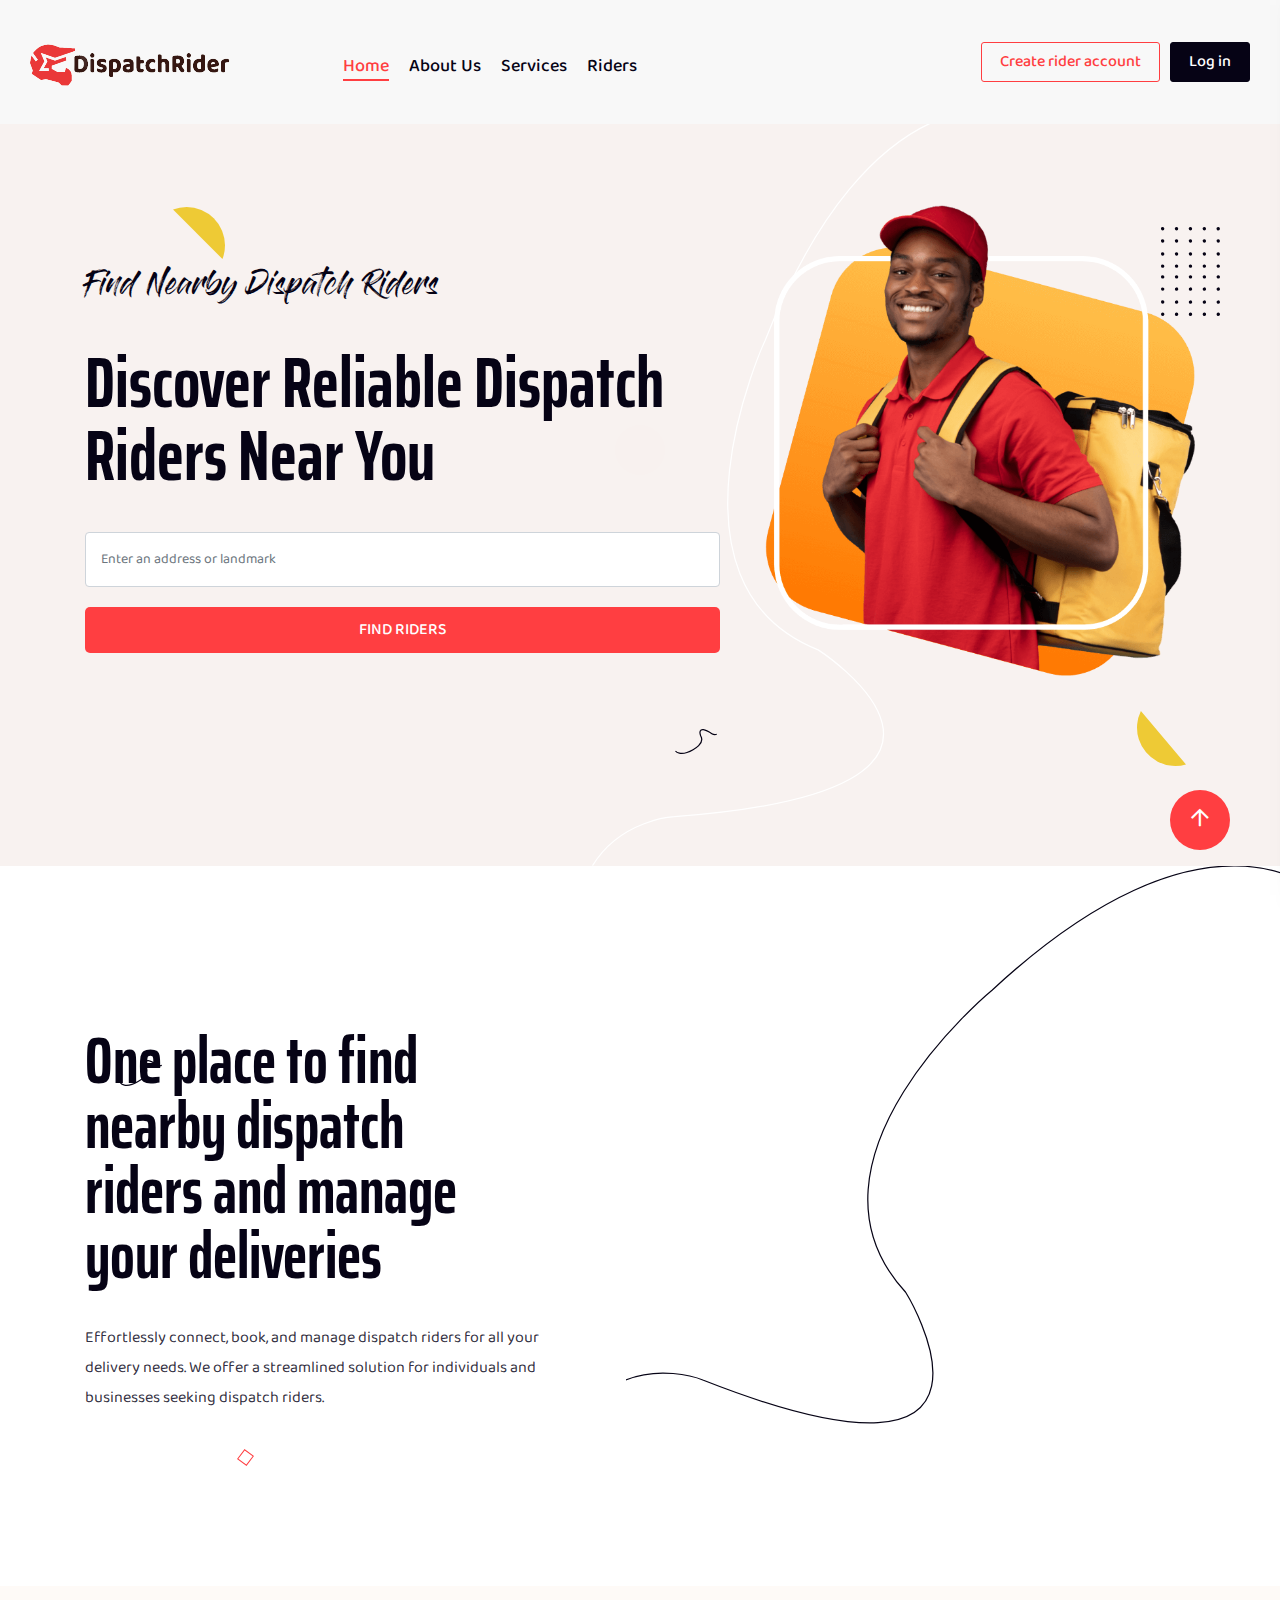
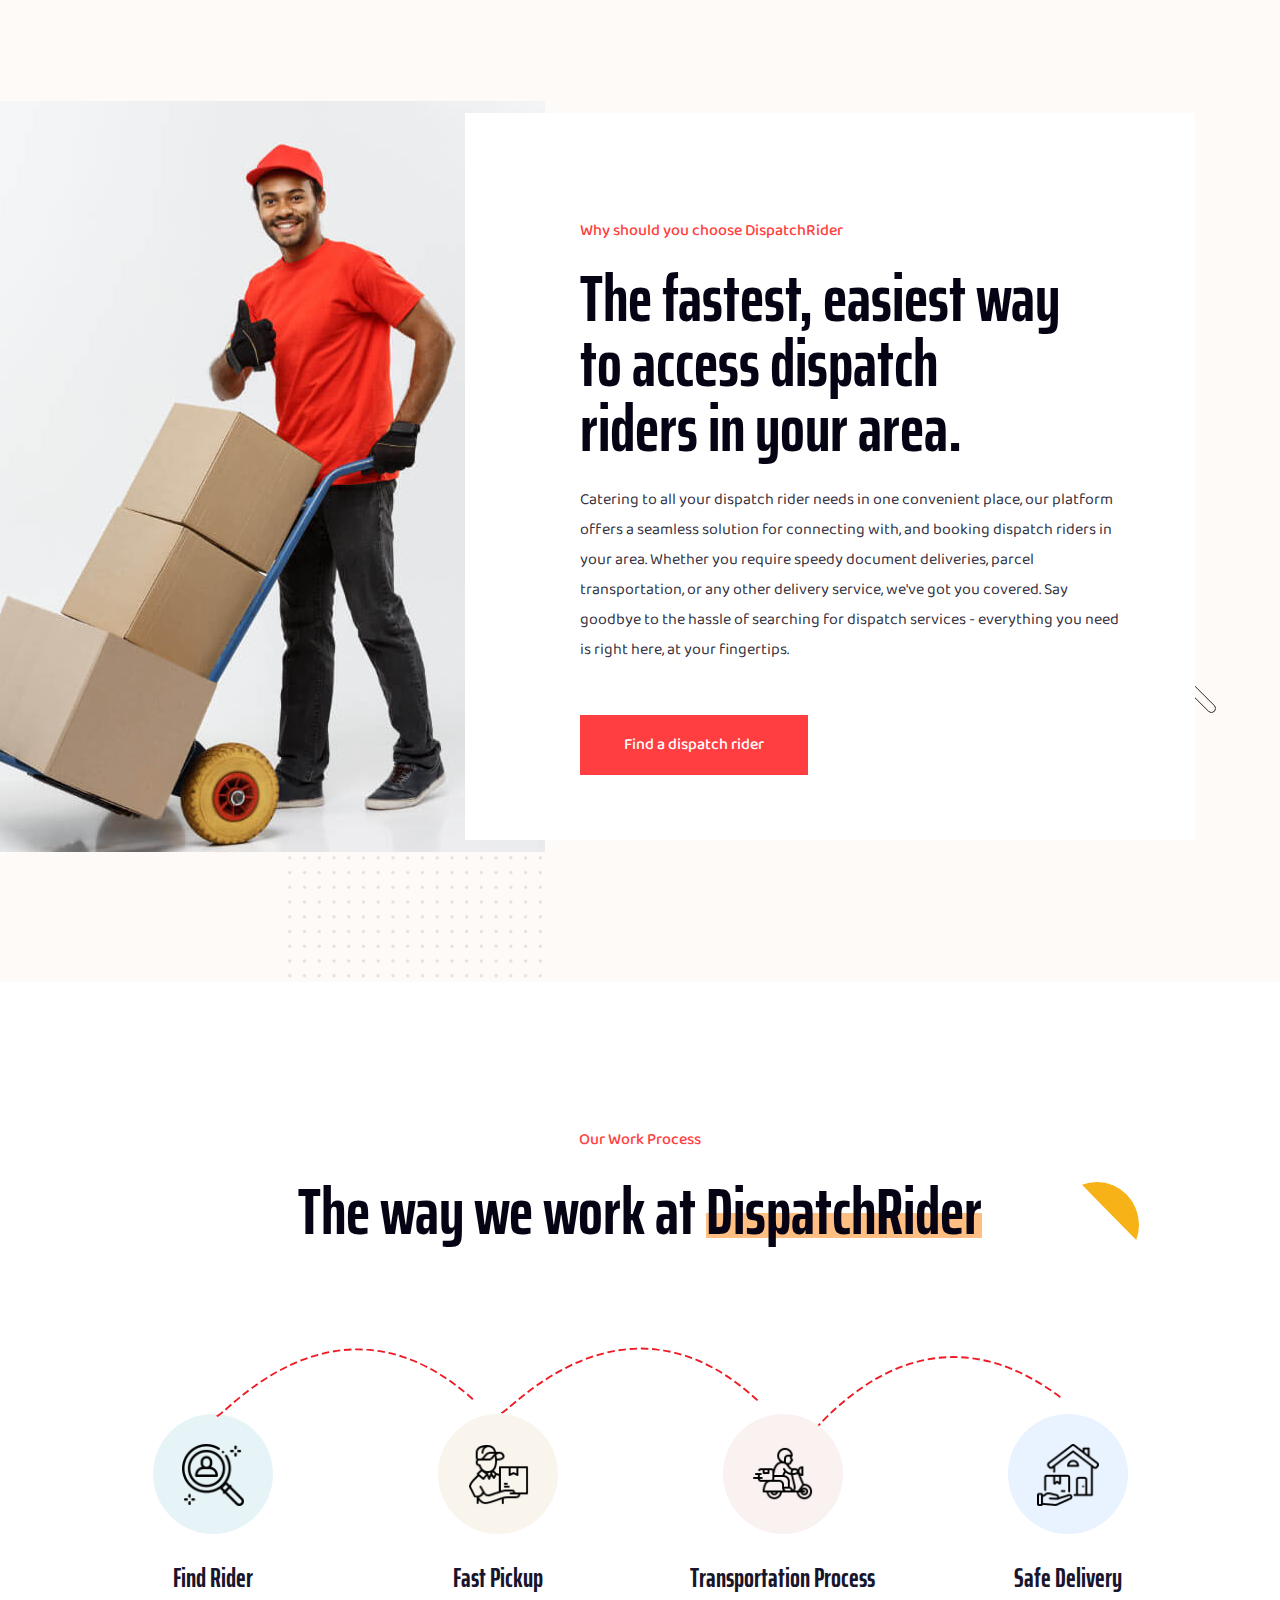
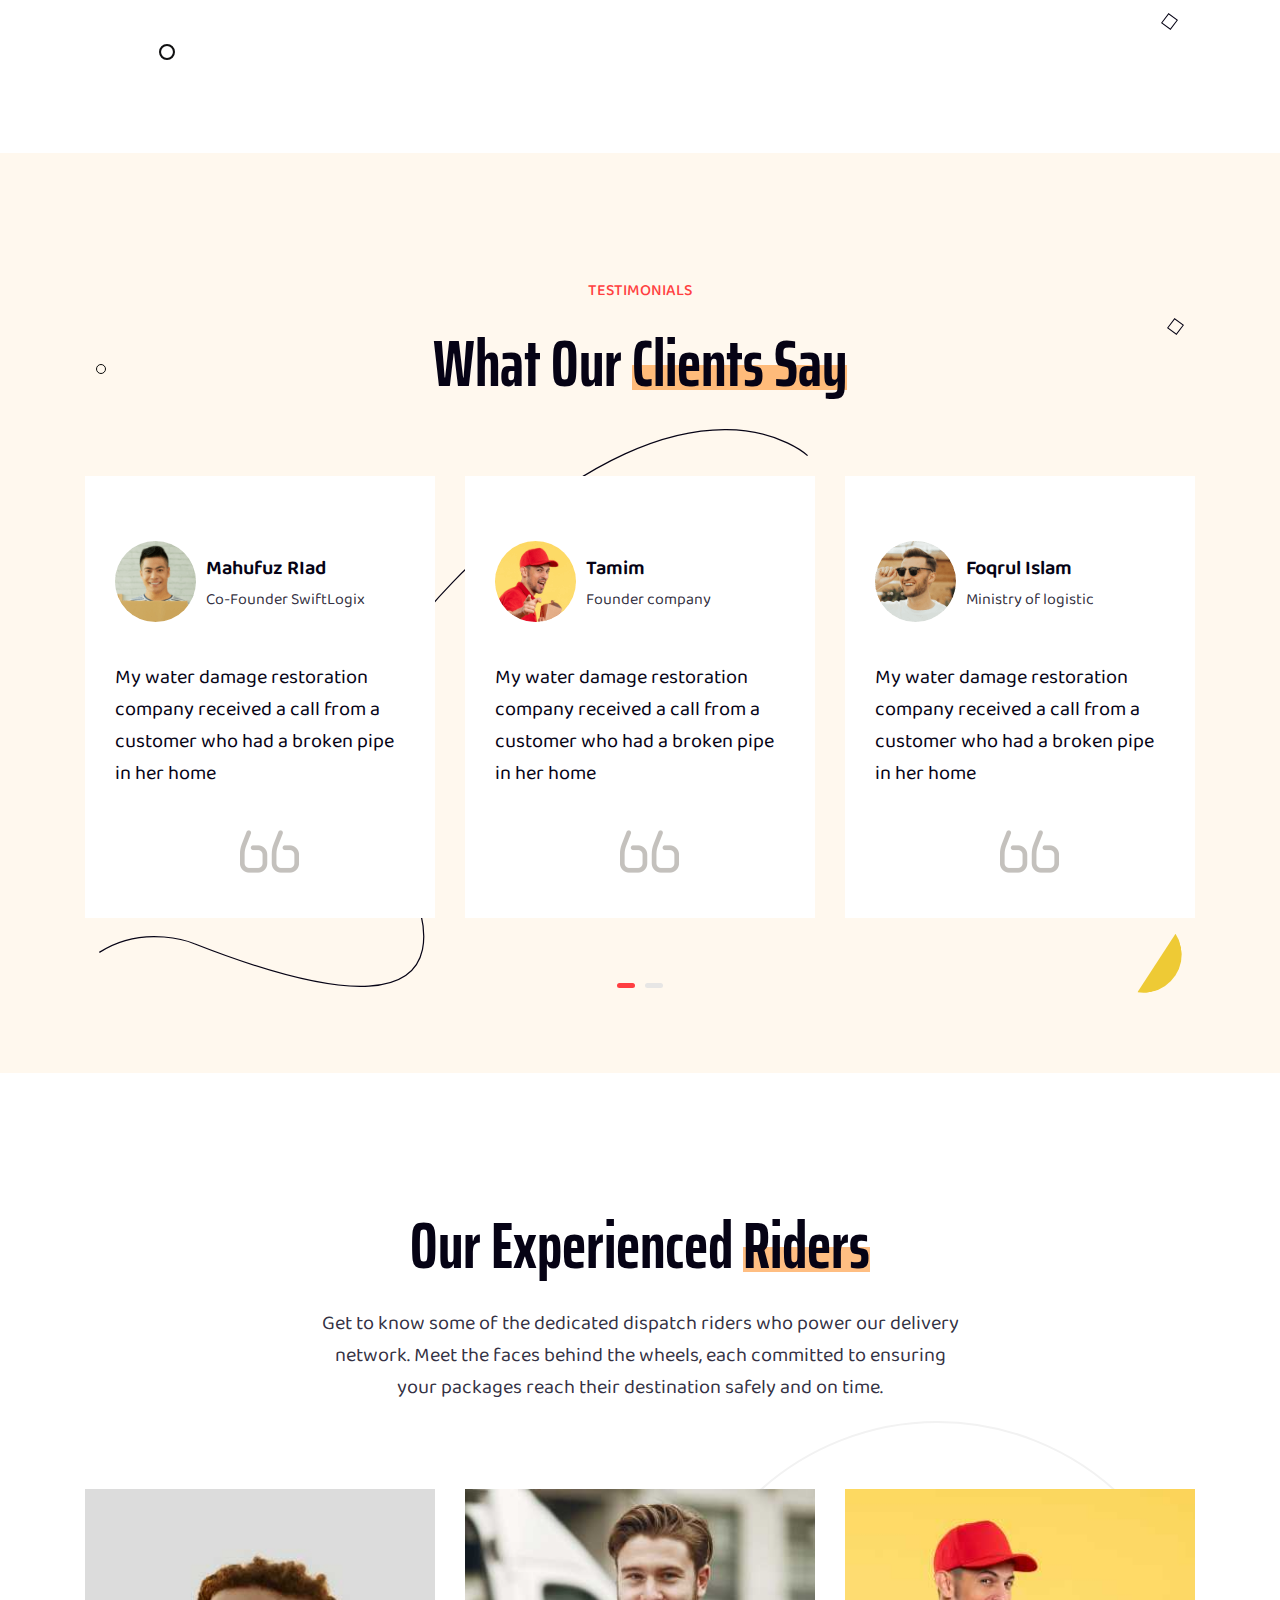
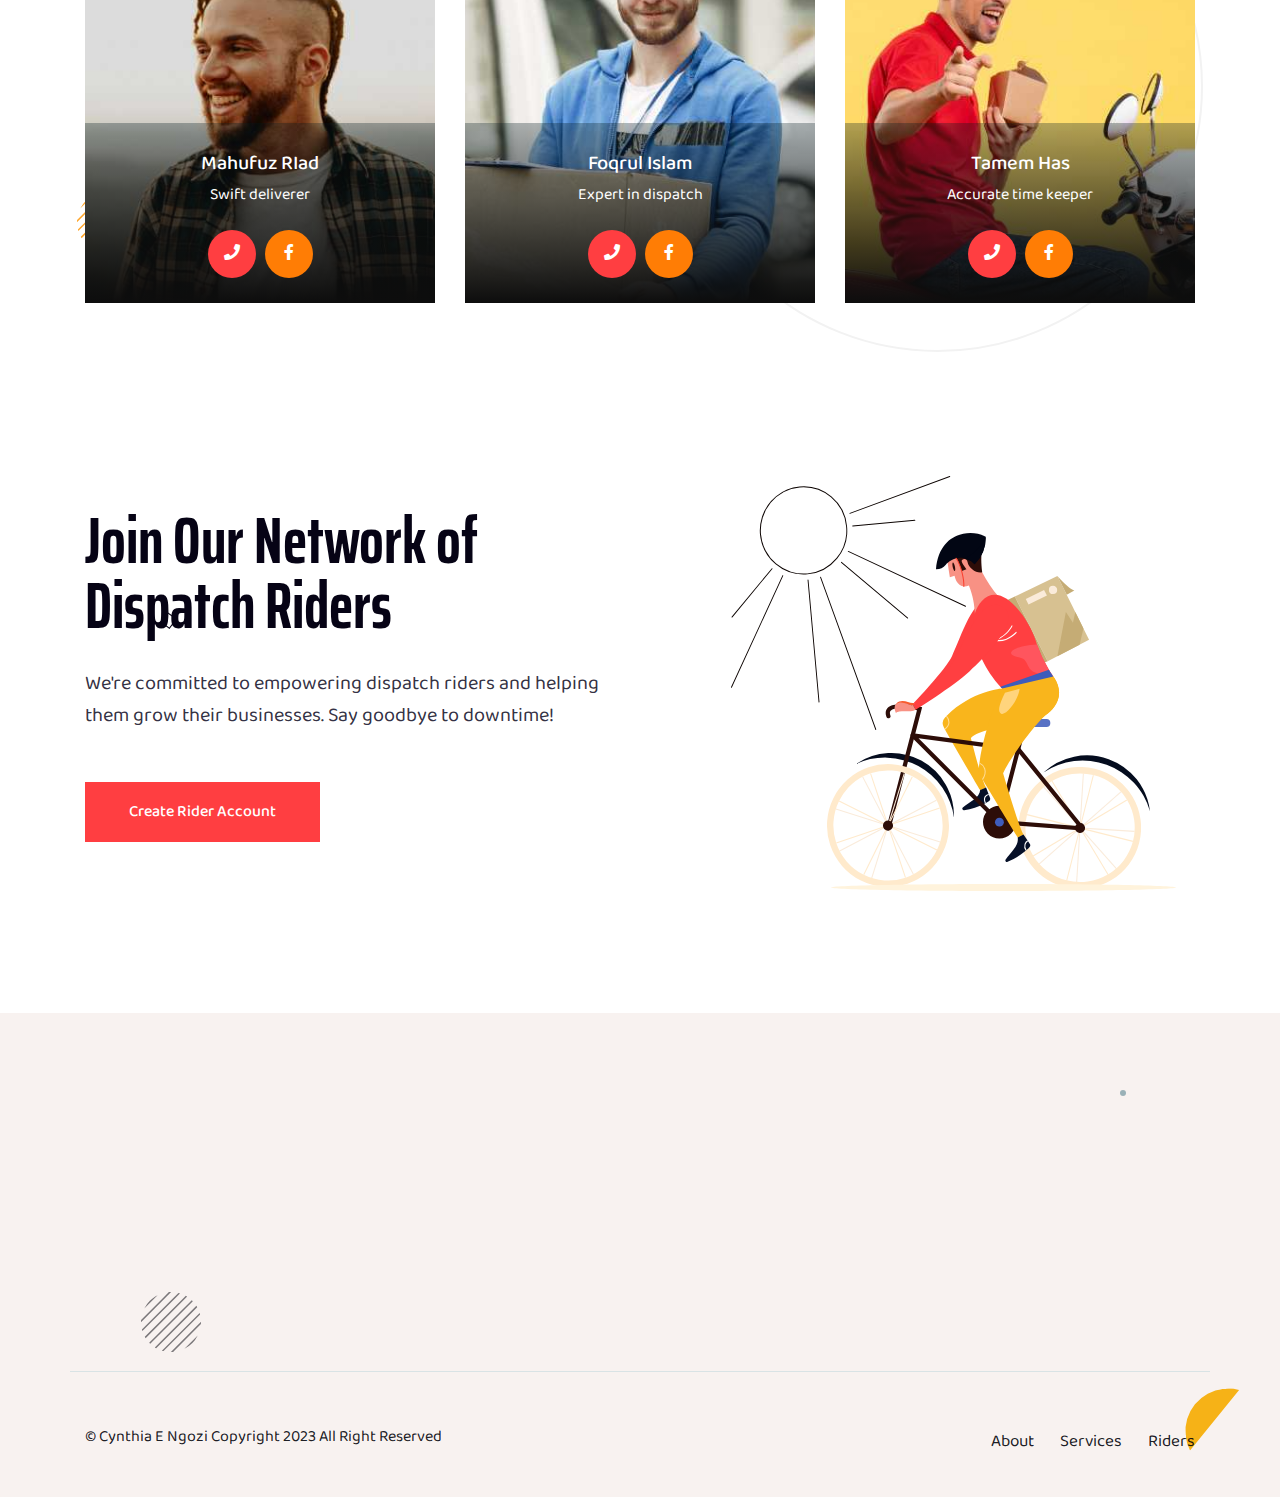
<file: index.html>
<!DOCTYPE html>
<html class="no-js" lang="en">
  <head>
    <meta charset="utf-8" />
    <meta http-equiv="x-ua-compatible" content="ie=edge" />
    <title>DispatchRider | Home</title>
    <meta
      name="description"
      content="Access a network of reliable dispatch riders or grow your delivery business with us"
    />
    <meta name="viewport" content="width=device-width, initial-scale=1" />
    <link rel="manifest" href="site.html" />
    <link
      rel="shortcut icon"
      type="image/x-icon"
      href="assets/img/favicon.ico"
    />
    <link rel="preconnect" href="https://fonts.googleapis.com" />
    <link rel="preconnect" href="https://fonts.gstatic.com" crossorigin />
    <link
      href="https://fonts.googleapis.com/css2?family=Baloo+Bhai+2:wght@400;500;600;700;800&family=Saira+Extra+Condensed:wght@400;500;600;700;800&display=swap"
      rel="stylesheet"
    />

    <!-- CSS here -->
    <link rel="stylesheet" href="assets/css/bootstrap.min.css" />
    <link rel="stylesheet" href="assets/css/owl.carousel.min.css" />
    <link rel="stylesheet" href="assets/css/animate.css" />
    <link rel="stylesheet" href="assets/css/magnific-popup.css" />
    <link rel="stylesheet" href="assets/css/all.min.css" />
    <link rel="stylesheet" href="assets/css/font.css" />
    <link rel="stylesheet" href="assets/css/metisMenu.css" />
    <link rel="stylesheet" href="assets/css/nice-select.css" />
    <link rel="stylesheet" href="assets/css/spacing.css" />
    <link rel="stylesheet" href="assets/css/main.css" />
  </head>

  <body>
    <!--[if lte IE 9]>
      <p class="browserupgrade">
        You are using an <strong>outdated</strong> browser. Please
        <a href="https://browsehappy.com/">upgrade your browser</a> to improve
        your experience and security.
      </p>
    <![endif]-->

    <!-- Content here -->
    <!-- preloader -->
    <div id="preloader">
      <div class="preloader">
        <span></span>
        <span></span>
      </div>
    </div>
    <!-- preloader end  -->
    <!-- header-area start -->
    <header>
      <div id="hideshow-sticky-menu">
        <div
          id="theme-menu-three"
          class="main-header-area menu-style-3 pt-20 pb-10"
        >
          <div class="container-fluid">
            <div class="row align-items-center justify-content-between">
              <div class="col-xl-3 col-lg-2 col-6">
                <div
                  class="logo-area d-flex align-items-center justify-content-between"
                >
                  <div class="logo-img">
                    <a href="index.html"
                      ><img
                        class="img-fluid"
                        src="assets/img/logo/logo.svg"
                        alt=""
                    /></a>
                  </div>
                </div>
              </div>
              <div
                class="col-xl-6 col-lg-7 text-start d-none d-lg-inline-block"
              >
                <nav id="topheader" class="navbar navbar-expand-lg">
                  <div class="nav-container">
                    <div
                      class="collapse navbar-collapse"
                      id="navbarSupportedContent"
                    >
                      <ul class="navbar-nav list-style-none">
                        <li class="nav-item active">
                          <a
                            class="nav-link"
                            href="index.html"
                            id="navbarDropdown1"
                            role="button"
                            aria-expanded="false"
                            >Home</a
                          >
                        </li>
                        <li class="nav-item">
                          <a
                            class="nav-link"
                            href="about.html"
                            id="navbarDropdown2"
                            role="button"
                            aria-expanded="false"
                            >About Us</a
                          >
                        </li>
                        <li class="nav-item">
                          <a
                            class="nav-link"
                            href="services.html"
                            id="navbarDropdown3"
                            role="button"
                            aria-expanded="false"
                            >Services</a
                          >
                        </li>
                        <li class="nav-item">
                          <a
                            class="nav-link"
                            href="riders.html"
                            id="navbarDropdown4"
                            role="button"
                            aria-expanded="false"
                            >Riders</a
                          >
                        </li>
                      </ul>
                    </div>
                  </div>
                </nav>
              </div>
              <div class="col-xl-3 col-lg-3 col-6">
                <div
                  class="right-nav d-flex align-items-center justify-content-end"
                >
                  <ul
                    class="list-style-none right-btn d-flex align-items-center"
                  >
                 
                    <li>
                      <a
                        class="theme_btn theme_btn_border style-2b d-none d-lg-inline-block"
                        href="register.html"
                      >
                        Create rider account
                      </a>
                    </li>
                     <li>
                      <a
                        class="theme_btn theme_btn_border text-white black-btn cta-btn d-none d-lg-inline-block"
                        href="login.html"
                      >
                        Log in
                      </a>
                    </li>
                  </ul>
                  <div
                    class="hamburger-menu d-md-inline-block d-lg-none text-right ml-15"
                  >
                    <a href="javascript:void(0);">
                      <i class="far fa-bars"></i>
                    </a>
                  </div>
                </div>
              </div>
            </div>
          </div>
        </div>
        <!-- /.theme-main-menu -->
      </div>
    </header>
    <!-- header-area end -->

    <!-- slide-bar start -->
    <aside class="slide-bar">
      <div class="close-mobile-menu">
        <a href="javascript:void(0);"><i class="fas fa-times"></i></a>
      </div>

      <!-- side-mobile-menu start -->
      <nav class="side-mobile-menu">
        <ul id="mobile-menu-active">
          <li>
            <a href="index.html">Home</a>
          </li>
          <li><a href="about.html">About</a></li>
          <li>
            <a href="services.html">Services</a>
          </li>
          <li>
            <a href="riders.html">Riders</a>
          </li>
          <li><a href="register.html">Create rider account</a></li>
          <li><a href="login.html">Log in</a></li>
          <!-- <li><a href="#">Log out</a></li> -->
        </ul>
      </nav>
      <!-- side-mobile-menu end -->
    </aside>
    <div class="body-overlay"></div>
    <!-- slide-bar end -->

    <main>
      <!--slider-area start-->
      <section
        id="slider-one"
        class="grey-bg slider-area pos-rel pt-275 pb-190 pt-md-200 pt-xs-180 pb-xs-215"
      >
        <img
          class="slider-shape shape_01 d-none d-xxl-inline-block"
          src="assets/img/line/line-1.svg"
          alt=""
        />
        <img
          class="slider-shape shape_02"
          src="assets/img/line/line-baby-1.svg"
          alt=""
        />
        <img
          class="slider-shape shape_03"
          src="assets/img/line/line-2.svg"
          alt=""
        />
        <img
          class="slider-shape shape_04 d-none d-md-inline-block"
          src="assets/img/shape/orange-1.svg"
          alt=""
        />
        <img
          class="slider-shape shape_05 d-none d-xxl-inline-block"
          src="assets/img/shape/round-line-a.svg"
          alt=""
        />
        <img
          class="slider-shape shape_07 d-none d-lg-inline-block"
          src="assets/img/shape/orange-2.svg"
          alt=""
        />
        <img
          class="slider-shape shape_08 d-none d-lg-inline-block"
          src="assets/img/shape/dot-a.svg"
          alt=""
        />
        <div class="main-slider main-slider-1" id="main-slider-1">
          <div class="container">
            <div class="row">
              <div class="col-lg-7">
                <div class="slider__content">
                  <h4 class="styled-text">Find Nearby Dispatch Riders</h4>
                  <h1 class="main-title mb-40">
                    Discover Reliable Dispatch Riders Near You
                  </h1>
                  <div class="find-area">
                    <div class="input-group">
                      <input
                        type="text"
                        class="form-control"
                        placeholder="Enter an address or landmark"
                      />
                    </div>
                    <button type="button" class="theme_btn">FIND RIDERS</button>
                  </div>
                </div>
              </div>
              <div class="col-lg-5">
                <div class="slider__content_img">
                  <img
                    class="img-fluid d-none d-lg-block"
                    src="assets/img/dispatch/man-backpack.png"
                    alt=""
                  />
                  <img
                    class="transport d-lg-none mt-50"
                    src="assets/img/slider/nav-box.svg"
                    alt=""
                  />
                </div>
              </div>
            </div>
            <!--/.row-->
          </div>
          <!--/.container-->
        </div>
      </section>
      <!--slider-area end-->

      <!--onestop-mangement start-->
      <section
        class="onestop-management pt-150 pb-160 pt-md-60 pb-md-60 pt-xs-60 pb-xs-60"
      >
        <img
          class="manage-shape manage-1 d-none d-lg-inline-block"
          src="assets/img/line/line-baby-1.svg"
          alt=""
        />
        <img
          class="manage-shape manage-2 d-none d-md-inline-block"
          src="assets/img/shape/box-1.svg"
          alt=""
        />
        <img
          class="manage-shape manage-3 d-none d-lg-inline-block"
          src="assets/img/line/line-3.svg"
          alt=""
        />
        <div class="container">
          <div class="row align-items-center">
            <div class="col-lg-6">
              <div class="section-title management-title pr-30">
                <h2>
                  One place to find nearby dispatch riders and manage your
                  deliveries
                </h2>
                <p>
                  Effortlessly connect, book, and manage dispatch riders for all
                  your delivery needs. We offer a streamlined solution for
                  individuals and businesses seeking dispatch riders.
                </p>
              </div>
            </div>
            <div class="col-lg-6 trusted-area pl-60">
              <div class="row">
                <div class="col-lg-6 col-md-8 col-12">
                  <div class="row-count-content">
                    <div class="row-count-one">
                      <div
                        class="counter-box cb-1 wow fadeInUp2 animated"
                        data-wow-delay="0.1s"
                      >
                        <h2><span class="counter">70</span><b>+</b></h2>
                        <h3>Reliable Riders</h3>
                      </div>
                    </div>
                    <div class="row-count-two">
                      <div
                        class="counter-box sky-blue-bg wow fadeInUp2 animated"
                        data-wow-delay="0.2s"
                      >
                        <h2><span class="counter">100</span><b>+</b></h2>
                        <h3>Successful Deliveries</h3>
                      </div>
                    </div>
                  </div>
                </div>
                <div class="col-lg-6 col-md-4 col-sm-6 col-12">
                  <div
                    class="counter-box cb-3 mt-140 wow fadeInUp2 animated"
                    data-wow-delay="0.3s"
                  >
                    <h2><span class="counter">6</span>k<b>+</b></h2>
                    <h3>Happy Customers</h3>
                  </div>
                </div>
              </div>
            </div>
          </div>
          <!--/.row-->
        </div>
        <!--/.container-->
      </section>
      <!--why-chose-us start-->
      <section class="why-chose-us shape-style position-relative">
        <div
          class="grey-bg-soft why-chose-us-bg position-relative pt-115 pt-lg-40 pt-md-60 pt-xs-60 pb-100"
        >
          <img
            class="about-shape ashape-1 d-none d-lg-inline-block"
            src="assets/img/shape/dot-a.svg"
            alt=""
          />
          <img
            class="about-shape ashape-4 d-none d-lg-inline-block"
            src="assets/img/shape/pencil-1.svg"
            alt=""
          />
          <img
            class="about-shape ashape-5 d-none d-lg-inline-block"
            src="assets/img/line/line-7.svg"
            alt=""
          />
          <div class="container">
            <div class="row align-items-center">
              <div class="col-xl-4 col-lg-6">
                <div class="chose-img-wrapper mb-30">
                  <img
                    class="big-img"
                    src="assets/img/chose/chose1.jpg"
                    alt=""
                  />
                  <img
                    class="chose-shape cshape-1"
                    src="assets/img/shape/orange-3.svg"
                    alt=""
                  />
                  <img
                    class="chose-shape cshape-2"
                    src="assets/img/shape/dot-b.svg"
                    alt=""
                  />
                </div>
              </div>
              <div class="col-xl-8 col-lg-6">
                <div
                  class="chose-wrapper white-bg pt-110 pr-65 pb-55 pl-115 mb-30"
                >
                  <div class="section-title pr-65">
                    <h6 class="mb-25">Why should you choose DispatchRider</h6>
                    <h2>
                      The fastest, easiest way to access dispatch riders in your
                      area.
                    </h2>
                  </div>
                  <div class="mt-4 mb-10">
                    <p>
                      Catering to all your dispatch rider needs in one
                      convenient place, our platform offers a seamless solution
                      for connecting with, and booking dispatch riders in your
                      area. Whether you require speedy document deliveries,
                      parcel transportation, or any other delivery service,
                      we've got you covered. Say goodbye to the hassle of
                      searching for dispatch services - everything you need is
                      right here, at your fingertips.
                    </p>
                  </div>
                  <a href="#main-slider-1" class="theme_btn mt-40"
                    >Find a dispatch rider</a
                  >
                </div>
              </div>
            </div>
            <!--/.row-->
          </div>
          <!--/.container-->
        </div>
      </section>
      <!--why-chose-us end-->
      <!--onestop-mangement end-->

      <!--work-process start-->
      <section
        class="work-process position-relative pt-150 pb-130 pt-md-60 pb-md-30 pt-xs-60 pb-xs-30"
      >
        <img
          class="work-shape pshape-1"
          src="assets/img/shape/orange-5.svg"
          alt=""
        />
        <img
          class="work-shape pshape-2"
          src="assets/img/shape/dot-a.svg"
          alt=""
        />
        <img
          class="work-shape pshape-3"
          src="assets/img/shape/eclip-1.svg"
          alt=""
        />
        <img
          class="work-shape pshape-4"
          src="assets/img/shape/box-2.svg"
          alt=""
        />
        <div class="container">
          <div class="row justify-content-center">
            <div class="col-xl-8 col-lg-8">
              <div class="section-title text-center mb-xs-80 mb-md-80 mb-170">
                <h6 class="mb-30">Our Work Process</h6>
                <h2>
                  The way we work at
                  <span class="bg-shape">DispatchRider</span>
                </h2>
              </div>
            </div>
          </div>
          <div class="row">
            <div class="col-lg-3 col-md-3 col-sm-6">
              <div class="single-work mb-30">
                <div class="single-work__icon mb-30">
                  <img
                    src="assets/img/icon/find-my-rider.png"
                    class="img-fluid"
                    alt="find-rider"
                    style="width: 62px; height: 62px"
                  />
                </div>
                <h4 class="semi-title">Find Rider</h4>
              </div>
            </div>
            <div class="col-lg-3 col-md-3 col-sm-6">
              <div class="single-work sw-2 mb-30">
                <div class="single-work__icon mb-30">
                   <img
                    src="assets/img/icon/delivery-man.png"
                    class="img-fluid"
                    alt="find-rider"
                    style="width: 62px; height: 62px"
                  />
                </div>
                <h4 class="semi-title">Fast Pickup</h4>
              </div>
            </div>
            <div class="col-lg-3 col-md-3 col-sm-6">
              <div class="single-work sw-3 mb-30">
                <div class="single-work__icon mb-30">
                  <img
                    src="assets/img/icon/fast-delivery.png"
                    class="img-fluid"
                    alt="find-rider"
                    style="width: 62px; height: 62px"
                  />
                </div>
                <h4 class="semi-title">Transportation Process</h4>
              </div>
            </div>
            <div class="col-lg-3 col-md-3 col-sm-6">
              <div class="single-work sw-4 mb-30">
                <div class="single-work__icon mb-30">
                  <img
                    src="assets/img/icon/shipping.png"
                    class="img-fluid"
                    alt="transportation"
                    style="width: 62px; height: 62px"
                  />
                </div>
                <h4 class="semi-title">Safe Delivery</h4>
              </div>
            </div>
          </div>
          <!--/.row-->
        </div>
        <!--/.container-->
      </section>
      <!--work-process end-->
      <!--testiomonial-area start-->
      <section
        class="grey-bg-soft2 testiomonial-area position-relative pt-130 pb-155 pt-md-60 pb-md-135 pt-xs-60 pb-xs-135"
      >
        <img
          class="test-shape tshape-1 d-none d-md-block"
          src="assets/img/shape/eclip-2.svg"
          alt=""
        />
        <img
          class="test-shape tshape-2 d-none d-md-block"
          src="assets/img/line/line-4.svg"
          alt=""
        />
        <img
          class="test-shape tshape-3 d-none d-md-block"
          src="assets/img/shape/box-2.svg"
          alt=""
        />
        <img
          class="test-shape tshape-4 d-none d-md-block"
          src="assets/img/shape/orange-1.svg"
          alt=""
        />
        <div class="container nav-style-1">
          <div class="row justify-content-center">
            <div class="col-lg-6">
              <div class="section-title text-center mb-80">
                <h6 class="mb-30">TESTIMONIALS</h6>
                <h2>What Our <span class="bg-shape">Clients Say</span></h2>
              </div>
            </div>
          </div>
          <div class="testimonial-active owl-carousel">
            <div class="item">
              <div class="testimonial-wrapper white-bg">
                <div class="authors-box fix mb-40">
                  <div class="author-img1">
                    <img src="assets/img/testimonial/author-1.png" alt="" />
                  </div>
                  <div class="authors-name">
                    <h5 class="sect-title">Mahufuz RIad</h5>
                    <p>Co-Founder SwiftLogix</p>
                  </div>
                </div>
                <h5 class="sect-title mb-40">
                  My water damage restoration company received a call from a
                  customer who had a broken pipe in her home
                </h5>
                <div class="quote-icon text-center d-inline-block ml-125">
                  <img src="assets/img/icon/quotation.svg" alt="" />
                </div>
              </div>
            </div>
            <div class="item">
              <div class="testimonial-wrapper white-bg">
                <div class="authors-box fix mb-40">
                  <div class="author-img1">
                    <img src="assets/img/testimonial/author-2.png" alt="" />
                  </div>
                  <div class="authors-name">
                    <h5 class="sect-title">Tamim</h5>
                    <p>Founder company</p>
                  </div>
                </div>
                <h5 class="sect-title mb-40">
                  My water damage restoration company received a call from a
                  customer who had a broken pipe in her home
                </h5>
                <div class="quote-icon text-center d-inline-block ml-125">
                  <img src="assets/img/icon/quotation.svg" alt="" />
                </div>
              </div>
            </div>
            <div class="item">
              <div class="testimonial-wrapper white-bg">
                <div class="authors-box fix mb-40">
                  <div class="author-img1">
                    <img src="assets/img/testimonial/author-3.png" alt="" />
                  </div>
                  <div class="authors-name">
                    <h5 class="sect-title">Foqrul Islam</h5>
                    <p>Ministry of logistic</p>
                  </div>
                </div>
                <h5 class="sect-title mb-40">
                  My water damage restoration company received a call from a
                  customer who had a broken pipe in her home
                </h5>
                <div class="quote-icon text-center d-inline-block ml-125">
                  <img src="assets/img/icon/quotation.svg" alt="" />
                </div>
              </div>
            </div>
            <div class="item">
              <div class="testimonial-wrapper white-bg">
                <div class="authors-box fix mb-40">
                  <div class="author-img1">
                    <img src="assets/img/testimonial/author-1.png" alt="" />
                  </div>
                  <div class="authors-name">
                    <h5 class="sect-title">Mahufuz RIad</h5>
                    <p>Co-Founder WeConnect</p>
                  </div>
                </div>
                <h5 class="sect-title mb-40">
                  My water damage restoration company received a call from a
                  customer who had a broken pipe in her home
                </h5>
                <div class="quote-icon text-center d-inline-block ml-125">
                  <img src="assets/img/icon/quotation.svg" alt="" />
                </div>
              </div>
            </div>
            <div class="item">
              <div class="testimonial-wrapper white-bg">
                <div class="authors-box fix mb-40">
                  <div class="author-img1">
                    <img src="assets/img/testimonial/author-2.png" alt="" />
                  </div>
                  <div class="authors-name">
                    <h5 class="sect-title">Tamim</h5>
                    <p>Founder company</p>
                  </div>
                </div>
                <h5 class="sect-title mb-40">
                  My water damage restoration company received a call from a
                  customer who had a broken pipe in her home
                </h5>
                <div class="quote-icon text-center d-inline-block ml-125">
                  <img src="assets/img/icon/quotation.svg" alt="" />
                </div>
              </div>
            </div>
            <div class="item">
              <div class="testimonial-wrapper white-bg">
                <div class="authors-box fix mb-40">
                  <div class="author-img1">
                    <img src="assets/img/testimonial/author-3.png" alt="" />
                  </div>
                  <div class="authors-name">
                    <h5 class="sect-title">Foqrul Islam</h5>
                    <p>Ministry of logistic</p>
                  </div>
                </div>
                <h5 class="sect-title mb-40">
                  My water damage restoration company received a call from a
                  customer who had a broken pipe in her home
                </h5>
                <div class="quote-icon text-center d-inline-block ml-125">
                  <img src="assets/img/icon/quotation.svg" alt="" />
                </div>
              </div>
            </div>
          </div>
          <!--/.row-->
        </div>
        <!--/.container-->
      </section>
      <!--testiomonial-area end-->
      <!--dispatch_rider-team start-->
      <section
        class="dispatch_rider-team position-relative pt-140 pb-120 pt-md-60 pb-md-60 pt-xs-60 pb-xs-60"
      >
        <img
          class="team-shape tmshape-1"
          src="assets/img/shape/round-line-a.svg"
          alt=""
        />
        <img
          class="team-shape tmshape-2"
          src="assets/img/shape/border-line-1.svg"
          alt=""
        />
        <div class="container">
          <div class="row justify-content-center">
            <div class="col-lg-8">
              <div class="dispatch_rider-team-wrapper">
                <div class="section-title text-center mb-85">
                  <h2 class="mb-30">
                    Our Experienced <span class="bg-shape">Riders</span>
                  </h2>
                  <p class="sect-title">
                    Get to know some of the dedicated dispatch riders who power
                    our delivery network. Meet the faces behind the wheels, each
                    committed to ensuring your packages reach their destination
                    safely and on time.
                  </p>
                </div>
              </div>
            </div>
          </div>
          <div class="team-active owl-carousel">
            <div class="item">
              <div class="team-wrapper white-bg pos-rel">
                <div class="team-thumb">
                  <img src="assets/img/team/team-1.jpg" alt="dispatch rider" />
                </div>
                <div class="team-content text-center">
                  <h4 class="sect-title">Mahufuz RIad</h4>
                  <p>Swift deliverer</p>
                  <div class="social-links mt-20">
                    <a href="tel:"><i class="fa fa-phone"></i></a>
                    <a href="#"><i class="fab fa-facebook-f"></i></a>
                  </div>
                </div>
              </div>
            </div>
            <div class="item">
              <div class="team-wrapper white-bg pos-rel">
                <div class="team-thumb">
                  <img src="assets/img/team/team-2.jpg" alt="dispatch rider" />
                </div>
                <div class="team-content text-center">
                  <h4 class="sect-title">Foqrul Islam</h4>
                  <p>Expert in dispatch</p>
                  <div class="social-links mt-20">
                    <a href="tel:"><i class="fa fa-phone"></i></a>
                    <a href="#"><i class="fab fa-facebook-f"></i></a>
                  </div>
                </div>
              </div>
            </div>
            <div class="item">
              <div class="team-wrapper white-bg pos-rel">
                <div class="team-thumb">
                  <img src="assets/img/team/team-3.jpg" alt="dispatch rider" />
                </div>
                <div class="team-content text-center">
                  <h4 class="sect-title">Tamem Has</h4>
                  <p>Accurate time keeper</p>
                  <div class="social-links mt-20">
                    <a href="tel:"><i class="fa fa-phone"></i></a>
                    <a href="#"><i class="fab fa-facebook-f"></i></a>
                  </div>
                </div>
              </div>
            </div>
            <div class="item">
              <div class="team-wrapper white-bg pos-rel">
                <div class="team-thumb">
                  <img src="assets/img/team/team-4.jpg" alt="dispatch rider" />
                </div>
                <div class="team-content text-center">
                  <h4 class="sect-title">Mahufuz RIad</h4>
                  <p>Parcel carrier</p>
                  <div class="social-links mt-20">
                    <a href="tel:"><i class="fa fa-phone"></i></a>
                    <a href="#"><i class="fab fa-facebook-f"></i></a>
                  </div>
                </div>
              </div>
            </div>
          </div>
          <!--/.row-->
        </div>
        <!--/.container-->
      </section>
      <!--dispatch_rider-team end-->
      <!--riders network start-->
      <section
        class="shipping-discount position-relative fix pt-75 pb-120 pt-md-60 pb-md-60 pt-xs-60 pb-xs-60"
      >
        <img
          class="shipping-shape sshape-1 d-none d-md-inline-block"
          src="assets/img/shape/box-2.svg"
          alt=""
        />
        <div class="container">
          <div class="row align-items-center">
            <div class="col-lg-6">
              <div class="section-title text-start mb-30">
                <h2 class="mb-30">Join Our Network of Dispatch Riders</h2>
                <p class="sect-title mb-50">
                  We're committed to empowering dispatch riders and helping them
                  grow their businesses. Say goodbye to downtime!
                </p>
                <a href="register.html" class="theme_btn"
                  >Create Rider Account</a
                >
              </div>
            </div>
            <div class="col-lg-6">
              <div class="shipping-img-box text-center mb-30">
                <img
                  class="img-one d-none d-md-inline-block"
                  src="assets/img/shipping/black-sun.svg"
                  alt="shipping img"
                />
                <div class="bi-cycle pos-rel">
                  <img
                    class="img-two"
                    src="assets/img/shipping/men-frame.svg"
                    alt="shipping img"
                  />
                  <img
                    class="img-three"
                    src="assets/img/shipping/ring-1.svg"
                    alt="shipping img"
                  />
                  <img
                    class="img-four"
                    src="assets/img/shipping/ring-2.svg"
                    alt="shipping img"
                  />
                  <img
                    class="img-five"
                    src="assets/img/shipping/plater-1.svg"
                    alt="shipping img"
                  />
                </div>
              </div>
            </div>
          </div>
          <!--/.row-->
        </div>
        <!--/.container-->
      </section>
      <!--riders network end-->
      <!--comic-blog end-->
    </main>
    <!--footer-area start-->
    <footer class="footer-area grey-bg pos-rel pt-100 pt-md-100 pt-xs-100 fix">
      <img
        class="fot-shape f-shape1 d-none d-xxl-inline-block"
        src="assets/img/line/line-5.svg"
        alt="Line Shape"
      />
      <img
        class="fot-shape f-shape2"
        src="assets/img/shape/dot-shape-1.svg"
        alt="Dot Shape"
      />
      <img
        class="fot-shape f-shape3 d-none d-xl-inline-block"
        src="assets/img/shape/round-line-black-1.svg"
        alt="Dot Shape"
      />
      <img
        class="fot-shape f-shape4"
        src="assets/img/shape/orange-4.svg"
        alt="Dot Shape"
      />
      <div class="container">
        <div class="row borders-grey pb-30">
          <div
            class="col-12 wow d-flex justify-content-center align-items-center fadeInUp2 animated"
            data-wow-delay=".1s"
          >
            <div
              class="footer__widget d-flex flex-column justify-content-center align-items-center mb-30"
            >
              <div class="footer-log mb-4">
                <a href="index.html" class="logo">
                  <img src="assets/img/logo/logo.svg" alt="Logo" />
                </a>
              </div>
              <div class="social-links mb-25">
                <a href="https://facebook.com/cynthiaengozi1" target="_blank"
                  ><i class="fab fa-facebook-f"></i
                ></a>
                <a href="https://twitter.com/cynthiaengozi1" target="_blank"
                  ><i class="fab fa-twitter"></i
                ></a>
                <a
                  href="https://www.linkedin.com/in/emerenini-cynthia-ngozi"
                  target="_blank"
                  ><i class="fab fa-linkedin-in"></i
                ></a>
              </div>
              <span class="addres-details mb-25"
                >No. 10 Peaceful Street, Melanin Avenue, Delivery Crescent
              </span>
            </div>
          </div>
        </div>
        <div class="copy-right-area pt-50">
          <div class="row align-items-center">
            <div class="col-lg-6 col-md-7">
              <div class="copyright mb-45 text-start text-md-start">
                 <p>
                  © <a href="https://www.linkedin.com/in/emerenini-cynthia-ngozi" target="_blank">Cynthia E Ngozi</a> Copyright 2023 All
                  Right Reserved
                </p>
              </div>
            </div>
            <div class="col-lg-6 col-md-5 text-md-end">
              <div class="footer__widget mb-25">
                <ul class="fot-list d-inline-block">
                  <li><a href="about.html">About</a></li>
                  <li><a href="services.html">Services</a></li>
                  <li><a href="riders.html">Riders</a></li>
                </ul>
              </div>
            </div>
          </div>
        </div>
      </div>
    </footer>
    <!--footer-area end-->

    <a id="scroll" class="scrollUp" href="#"><i class="far fa-arrow-up"></i></a>

    <!-- JS here -->
    <script src="assets/js/vendor/modernizr-3.5.0.min.js"></script>
    <script src="assets/js/vendor/jquery-1.12.4.min.js"></script>
    <script src="assets/js/popper.min.js"></script>
    <script src="assets/js/bootstrap.min.js"></script>
    <script src="assets/js/owl.carousel.min.js"></script>
    <script src="assets/js/isotope.pkgd.min.js"></script>
    <script src="assets/js/metisMenu.min.js"></script>
    <script src="assets/js/jquery.nice-select.js"></script>
    <script src="assets/js/wow.min.js"></script>
    <script src="assets/js/jquery.counterup.min.js"></script>
    <script src="assets/js/waypoints.min.js"></script>
    <script src="assets/js/imagesloaded.pkgd.min.js"></script>
    <script src="assets/js/jquery.magnific-popup.min.js"></script>
    <script src="assets/js/main.js"></script>
  </body>
</html>
</file>
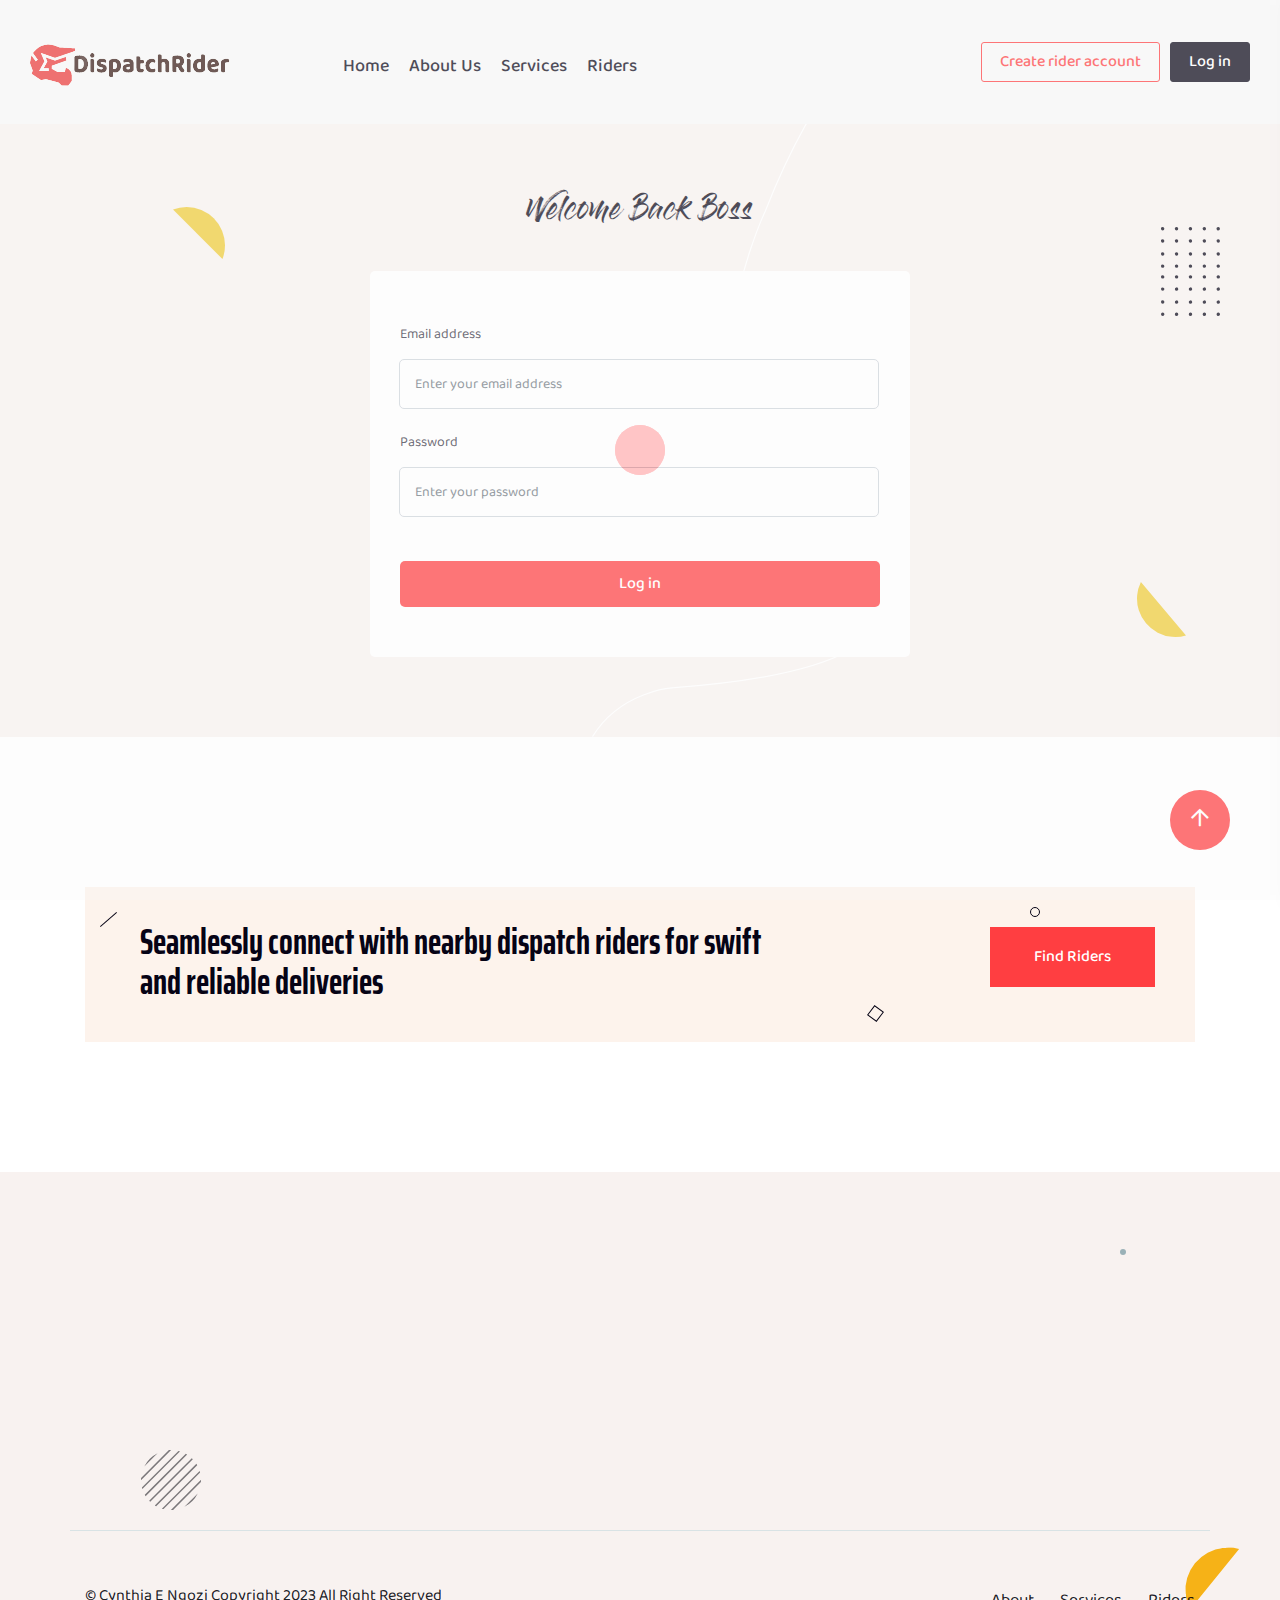
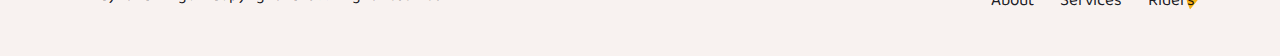
<file: login.html>
<!DOCTYPE html>
<html class="no-js" lang="en">
  <head>
    <meta charset="utf-8" />
    <meta http-equiv="x-ua-compatible" content="ie=edge" />
    <title>DispatchRider | Login</title>
    <meta
      name="description"
      content="Access a network of reliable dispatch riders or grow your delivery business with us"
    />
    <meta name="viewport" content="width=device-width, initial-scale=1" />
    <link rel="manifest" href="site.html" />
    <link
      rel="shortcut icon"
      type="image/x-icon"
      href="assets/img/favicon.ico"
    />
    <link rel="preconnect" href="https://fonts.googleapis.com" />
    <link rel="preconnect" href="https://fonts.gstatic.com" crossorigin />
    <link
      href="https://fonts.googleapis.com/css2?family=Baloo+Bhai+2:wght@400;500;600;700;800&family=Saira+Extra+Condensed:wght@400;500;600;700;800&display=swap"
      rel="stylesheet"
    />

    <!-- CSS here -->
    <link rel="stylesheet" href="assets/css/bootstrap.min.css" />
    <link rel="stylesheet" href="assets/css/owl.carousel.min.css" />
    <link rel="stylesheet" href="assets/css/animate.css" />
    <link rel="stylesheet" href="assets/css/magnific-popup.css" />
    <link rel="stylesheet" href="assets/css/all.min.css" />
    <link rel="stylesheet" href="assets/css/font.css" />
    <link rel="stylesheet" href="assets/css/metisMenu.css" />
    <link rel="stylesheet" href="assets/css/nice-select.css" />
    <link rel="stylesheet" href="assets/css/spacing.css" />
    <link rel="stylesheet" href="assets/css/main.css" />
  </head>

  <body>
    <!--[if lte IE 9]>
      <p class="browserupgrade">
        You are using an <strong>outdated</strong> browser. Please
        <a href="https://browsehappy.com/">upgrade your browser</a> to improve
        your experience and security.
      </p>
    <![endif]-->

    <!-- Content here -->
    <!-- preloader -->
    <div id="preloader">
      <div class="preloader">
        <span></span>
        <span></span>
      </div>
    </div>
    <!-- preloader end  -->
    <!-- header-area start -->
    <header>
      <div id="hideshow-sticky-menu">
        <div
          id="theme-menu-three"
          class="main-header-area menu-style-3 pt-20 pb-10"
        >
          <div class="container-fluid">
            <div class="row align-items-center justify-content-between">
              <div class="col-xl-3 col-lg-2 col-6">
                <div
                  class="logo-area d-flex align-items-center justify-content-between"
                >
                  <div class="logo-img">
                    <a href="index.html"
                      ><img
                        class="img-fluid"
                        src="assets/img/logo/logo.svg"
                        alt=""
                    /></a>
                  </div>
                </div>
              </div>
              <div
                class="col-xl-6 col-lg-7 text-start d-none d-lg-inline-block"
              >
                <nav id="topheader" class="navbar navbar-expand-lg">
                  <div class="nav-container">
                    <div
                      class="collapse navbar-collapse"
                      id="navbarSupportedContent"
                    >
                      <ul class="navbar-nav list-style-none">
                        <li class="nav-item">
                          <a
                            class="nav-link"
                            href="index.html"
                            id="navbarDropdown1"
                            role="button"
                            aria-expanded="false"
                            >Home</a
                          >
                        </li>
                        <li class="nav-item">
                          <a
                            class="nav-link"
                            href="about_.html"
                            id="navbarDropdown2"
                            role="button"
                            aria-expanded="false"
                            >About Us</a
                          >
                        </li>
                        <li class="nav-item">
                          <a
                            class="nav-link"
                            href="services_.html"
                            id="navbarDropdown3"
                            role="button"
                            aria-expanded="false"
                            >Services</a
                          >
                        </li>
                        <li class="nav-item">
                          <a
                            class="nav-link"
                            href="riders.html"
                            id="navbarDropdown4"
                            role="button"
                            aria-expanded="false"
                            >Riders</a
                          >
                        </li>
                      </ul>
                    </div>
                  </div>
                </nav>
              </div>
              <div class="col-xl-3 col-lg-3 col-6">
                <div
                  class="right-nav d-flex align-items-center justify-content-end"
                >
                  <ul
                    class="list-style-none right-btn d-flex align-items-center"
                  >
                    <!-- <li>
                                        <div class="search-area">
                                            <a class="search-btn" href="#"><img src="assets/img/icon/search.svg" alt="icon-not-found"></a>
                                            <div class="input-group">
                                                <input type="text" placeholder="Search here.....">
                                                <span class="input-group-text"><img src="assets/img/icon/search.svg" alt="icon-not-found"></span>
                                            </div>
                                        </div>
                                    </li> -->
                    <li>
                      <a
                        class="theme_btn theme_btn_border style-2b d-none d-lg-inline-block"
                        href="register.html"
                      >
                        Create rider account
                      </a>
                    </li>
                     <li>
                      <a
                        class="theme_btn theme_btn_border text-white black-btn cta-btn d-none d-lg-inline-block"
                        href="login.html"
                      >
                        Log in
                      </a>
                    </li>
                  </ul>
                  <div
                    class="hamburger-menu d-md-inline-block d-lg-none text-right ml-15"
                  >
                    <a href="javascript:void(0);">
                      <i class="far fa-bars"></i>
                    </a>
                  </div>
                </div>
              </div>
            </div>
          </div>
        </div>
        <!-- /.theme-main-menu -->
      </div>
    </header>
    <!-- header-area end -->

    <!-- slide-bar start -->
    <aside class="slide-bar">
      <div class="close-mobile-menu">
        <a href="javascript:void(0);"><i class="fas fa-times"></i></a>
      </div>

      <!-- side-mobile-menu start -->
      <nav class="side-mobile-menu">
        <ul id="mobile-menu-active">
          <li>
            <a href="index.html">Home</a>
          </li>
          <li><a href="about_.html">About</a></li>
          <li>
            <a href="services_.html">Services</a>
          </li>
          <li>
            <a href="riders.html">Riders</a>
          </li>
          <li>
            <a href="register.html">Create rider account</a>
          </li>
          <li>
            <a href="login.html">Log in</a>
          </li>
        </ul>
      </nav>
      <!-- side-mobile-menu end -->
    </aside>
    <div class="body-overlay"></div>
    <!-- slide-bar end -->

    <main>
      <!--slider-area start-->
      <section
        id="slider-one"
        class="grey-bg slider-area pos-rel pt-200 pb-80 pt-md-200 pt-xs-180 pb-xs-215"
      >
        <img
          class="slider-shape shape_01 d-none d-xxl-inline-block"
          src="assets/img/line/line-1.svg"
          alt=""
        />
        <img
          class="slider-shape shape_02"
          src="assets/img/line/line-baby-1.svg"
          alt=""
        />
        <img
          class="slider-shape shape_03"
          src="assets/img/line/line-2.svg"
          alt=""
        />
        <img
          class="slider-shape shape_04 d-none d-md-inline-block"
          src="assets/img/shape/orange-1.svg"
          alt=""
        />
        <img
          class="slider-shape shape_05 d-none d-xxl-inline-block"
          src="assets/img/shape/round-line-a.svg"
          alt=""
        />
        <img
          class="slider-shape shape_07 d-none d-lg-inline-block"
          src="assets/img/shape/orange-2.svg"
          alt=""
        />
        <img
          class="slider-shape shape_08 d-none d-lg-inline-block"
          src="assets/img/shape/dot-a.svg"
          alt=""
        />
        <div class="main-slider main-slider-1" id="main-slider-1">
          <div class="container mx-auto">
            <div class="row">
              <div class="col-lg-3"></div>
              <div class="col-lg-6">
                <div class="slider__content">
                  <h4 class="styled-text text-center">
                    Welcome Back Boss
                  </h4>
                  <form class="register-form">
                    <div class="find-area">
                      <div class="input-group">
                        <label for="email">Email address</label>
                        <input
                          type="email"
                          class="form-control"
                          placeholder="Enter your email address"
                          required
                        />
                      </div>
                      <div class="input-group">
                        <label for="password">Password</label>
                        <input
                          type="password"
                          class="form-control"
                          placeholder="Enter your password"
                          required
                        />
                      </div>
                      <button type="submit" class="theme_btn mt-4">
                        Log in
                      </button>
                    </div>
                  </form>
                </div>
              </div>
              <div class="col-lg-3"></div>
            </div>
            <!--/.row-->
          </div>
          <!--/.container-->
        </div>
      </section>
      <!--slider-area end-->

      <section
        class="case-studies case-style-2 position-relative pt-150 pb-130 pt-md-60 pb-md-60 pt-xs-60 pb-xs-60"
      >
        <div class="container">
          <div class="offer-bg">
            <img
              class="offer-shape offer-one"
              src="assets/img/shape/pencil-2.svg"
              alt="Offer Shape"
            />
            <img
              class="offer-shape offer-two"
              src="assets/img/shape/eclip-5.svg"
              alt="Offer Shape"
            />
            <img
              class="offer-shape offer-three"
              src="assets/img/shape/box-2.svg"
              alt="Offer Shape"
            />
            <div class="row align-items-center">
              <div class="col-xl-8 col-lg-8">
                <div class="propose-offer mb-30">
                  <h2>
                    Seamlessly connect with nearby dispatch riders for swift and
                    reliable deliveries
                  </h2>
                </div>
              </div>
              <div class="col-xl-4 col-lg-4 text-lg-end text-center">
                <div class="get-offer mb-30">
                  <a href="index.html#main-slider-1" class="theme_btn"
                    >Find Riders</a
                  >
                </div>
              </div>
            </div>
            <!--/.row-->
          </div>
        </div>
      </section>
    </main>
    <!--footer-area start-->
    <footer class="footer-area grey-bg pos-rel pt-100 pt-md-100 pt-xs-100 fix">
      <img
        class="fot-shape f-shape1 d-none d-xxl-inline-block"
        src="assets/img/line/line-5.svg"
        alt="Line Shape"
      />
      <img
        class="fot-shape f-shape2"
        src="assets/img/shape/dot-shape-1.svg"
        alt="Dot Shape"
      />
      <img
        class="fot-shape f-shape3 d-none d-xl-inline-block"
        src="assets/img/shape/round-line-black-1.svg"
        alt="Dot Shape"
      />
      <img
        class="fot-shape f-shape4"
        src="assets/img/shape/orange-4.svg"
        alt="Dot Shape"
      />
      <div class="container">
        <div class="row borders-grey pb-30">
          <div
            class="col-12 wow d-flex justify-content-center align-items-center fadeInUp2 animated"
            data-wow-delay=".1s"
          >
            <div
              class="footer__widget d-flex flex-column justify-content-center align-items-center mb-30"
            >
              <div class="footer-log mb-4">
                <a href="index.html" class="logo">
                  <img src="assets/img/logo/logo.svg" alt="Logo" />
                </a>
              </div>
              <div class="social-links mb-25">
                <a href="https://facebook.com/cynthiaengozi1" target="_blank"
                  ><i class="fab fa-facebook-f"></i
                ></a>
                <a href="https://twitter.com/cynthiaengozi1" target="_blank"
                  ><i class="fab fa-twitter"></i
                ></a>
                <a
                  href="https://www.linkedin.com/in/emerenini-cynthia-ngozi"
                  target="_blank"
                  ><i class="fab fa-linkedin-in"></i
                ></a>
              </div>
              <span class="addres-details mb-25"
                >No. 10 Peaceful Street, Melanin Avenue, Delivery Crescent
              </span>
            </div>
          </div>
        </div>
        <div class="copy-right-area pt-50">
          <div class="row align-items-center">
            <div class="col-lg-6 col-md-7">
              <div class="copyright mb-45 text-start text-md-start">
                <p>
                  © <a href="index.html">Cynthia E Ngozi</a> Copyright 2023 All
                  Right Reserved
                </p>
              </div>
            </div>
            <div class="col-lg-6 col-md-5 text-md-end">
              <div class="footer__widget mb-25">
                <ul class="fot-list d-inline-block">
                  <li><a href="about_.html">About</a></li>
                  <li><a href="services_.html">Services</a></li>
                  <li><a href="riders.html">Riders</a></li>
                </ul>
              </div>
            </div>
          </div>
        </div>
      </div>
    </footer>
    <!--footer-area end-->

    <a id="scroll" class="scrollUp" href="#"><i class="far fa-arrow-up"></i></a>

    <!-- JS here -->
    <script src="assets/js/vendor/modernizr-3.5.0.min.js"></script>
    <script src="assets/js/vendor/jquery-1.12.4.min.js"></script>
    <script src="assets/js/popper.min.js"></script>
    <script src="assets/js/bootstrap.min.js"></script>
    <script src="assets/js/owl.carousel.min.js"></script>
    <script src="assets/js/isotope.pkgd.min.js"></script>
    <script src="assets/js/metisMenu.min.js"></script>
    <script src="assets/js/jquery.nice-select.js"></script>
    <script src="assets/js/wow.min.js"></script>
    <script src="assets/js/jquery.counterup.min.js"></script>
    <script src="assets/js/waypoints.min.js"></script>
    <script src="assets/js/imagesloaded.pkgd.min.js"></script>
    <script src="assets/js/jquery.magnific-popup.min.js"></script>
    <script src="assets/js/main.js"></script>
  </body>
</html>
</file>
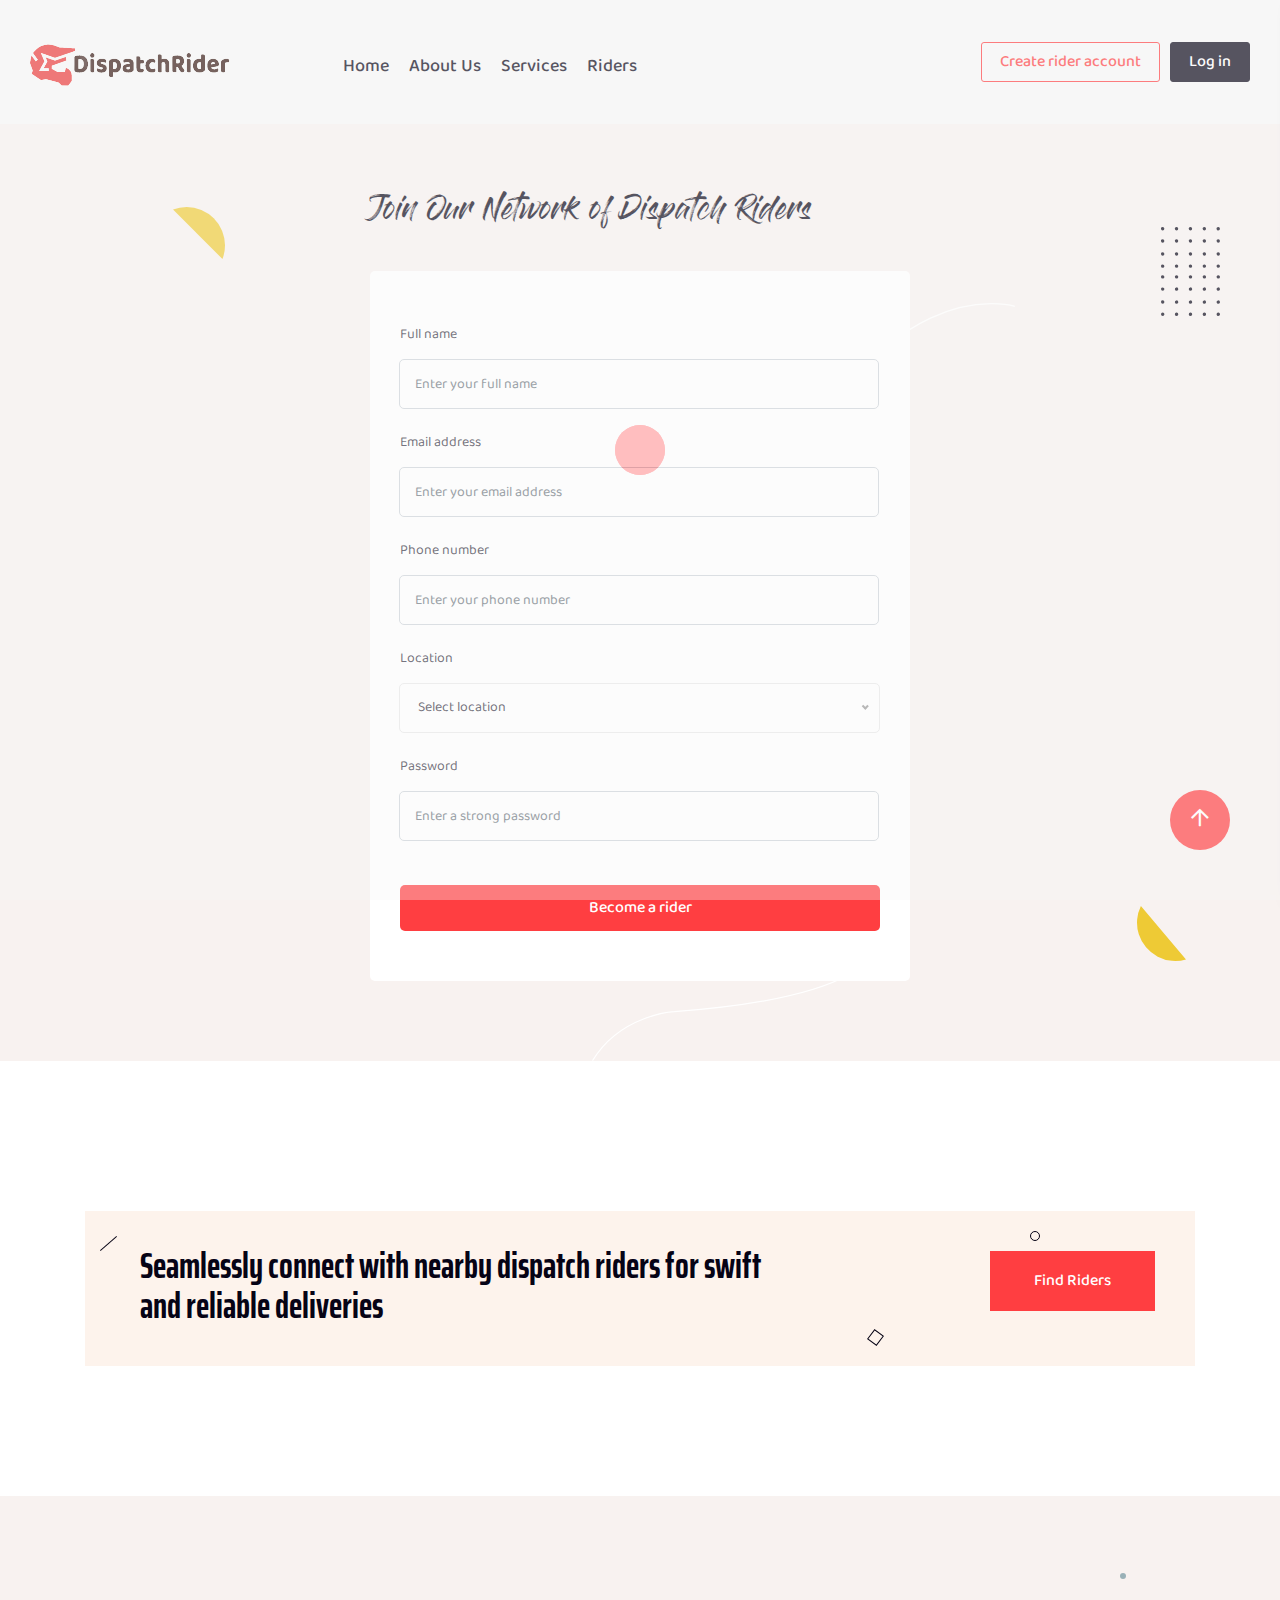
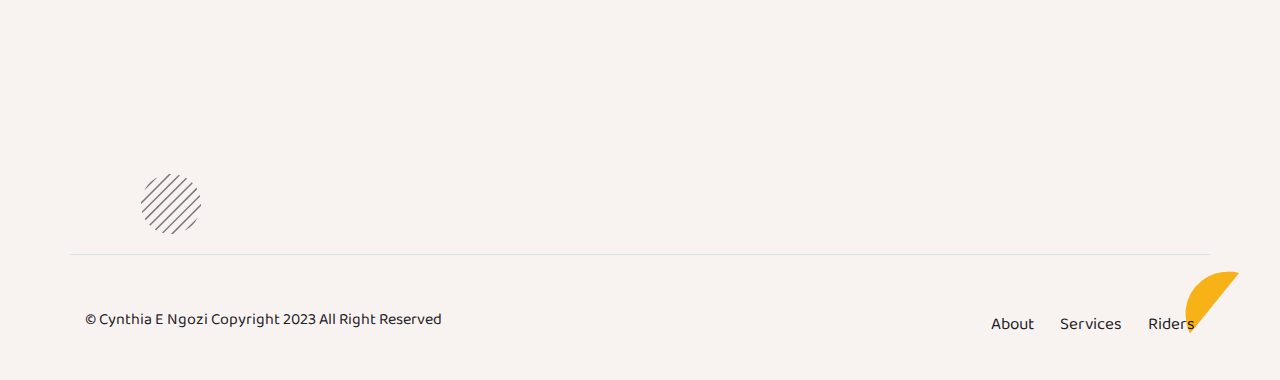
<file: register.html>
<!DOCTYPE html>
<html class="no-js" lang="en">
  <head>
    <meta charset="utf-8" />
    <meta http-equiv="x-ua-compatible" content="ie=edge" />
    <title>DispatchRider | Register</title>
    <meta
      name="description"
      content="Access a network of reliable dispatch riders or grow your delivery business with us"
    />
    <meta name="viewport" content="width=device-width, initial-scale=1" />
    <link rel="manifest" href="site.html" />
    <link
      rel="shortcut icon"
      type="image/x-icon"
      href="assets/img/favicon.ico"
    />
    <link rel="preconnect" href="https://fonts.googleapis.com" />
    <link rel="preconnect" href="https://fonts.gstatic.com" crossorigin />
    <link
      href="https://fonts.googleapis.com/css2?family=Baloo+Bhai+2:wght@400;500;600;700;800&family=Saira+Extra+Condensed:wght@400;500;600;700;800&display=swap"
      rel="stylesheet"
    />

    <!-- CSS here -->
    <link rel="stylesheet" href="assets/css/bootstrap.min.css" />
    <link rel="stylesheet" href="assets/css/owl.carousel.min.css" />
    <link rel="stylesheet" href="assets/css/animate.css" />
    <link rel="stylesheet" href="assets/css/magnific-popup.css" />
    <link rel="stylesheet" href="assets/css/all.min.css" />
    <link rel="stylesheet" href="assets/css/font.css" />
    <link rel="stylesheet" href="assets/css/metisMenu.css" />
    <link rel="stylesheet" href="assets/css/nice-select.css" />
    <link rel="stylesheet" href="assets/css/spacing.css" />
    <link rel="stylesheet" href="assets/css/main.css" />
  </head>

  <body>
    <!--[if lte IE 9]>
      <p class="browserupgrade">
        You are using an <strong>outdated</strong> browser. Please
        <a href="https://browsehappy.com/">upgrade your browser</a> to improve
        your experience and security.
      </p>
    <![endif]-->

    <!-- Content here -->
    <!-- preloader -->
    <div id="preloader">
      <div class="preloader">
        <span></span>
        <span></span>
      </div>
    </div>
    <!-- preloader end  -->
    <!-- header-area start -->
    <header>
      <div id="hideshow-sticky-menu">
        <div
          id="theme-menu-three"
          class="main-header-area menu-style-3 pt-20 pb-10"
        >
          <div class="container-fluid">
            <div class="row align-items-center justify-content-between">
              <div class="col-xl-3 col-lg-2 col-6">
                <div
                  class="logo-area d-flex align-items-center justify-content-between"
                >
                  <div class="logo-img">
                    <a href="index.html"
                      ><img
                        class="img-fluid"
                        src="assets/img/logo/logo.svg"
                        alt=""
                    /></a>
                  </div>
                </div>
              </div>
              <div
                class="col-xl-6 col-lg-7 text-start d-none d-lg-inline-block"
              >
                <nav id="topheader" class="navbar navbar-expand-lg">
                  <div class="nav-container">
                    <div
                      class="collapse navbar-collapse"
                      id="navbarSupportedContent"
                    >
                      <ul class="navbar-nav list-style-none">
                        <li class="nav-item">
                          <a
                            class="nav-link"
                            href="index.html"
                            id="navbarDropdown1"
                            role="button"
                            aria-expanded="false"
                            >Home</a
                          >
                        </li>
                        <li class="nav-item">
                          <a
                            class="nav-link"
                            href="about_.html"
                            id="navbarDropdown2"
                            role="button"
                            aria-expanded="false"
                            >About Us</a
                          >
                        </li>
                        <li class="nav-item">
                          <a
                            class="nav-link"
                            href="services_.html"
                            id="navbarDropdown3"
                            role="button"
                            aria-expanded="false"
                            >Services</a
                          >
                        </li>
                        <li class="nav-item">
                          <a
                            class="nav-link"
                            href="riders.html"
                            id="navbarDropdown4"
                            role="button"
                            aria-expanded="false"
                            >Riders</a
                          >
                        </li>
                      </ul>
                    </div>
                  </div>
                </nav>
              </div>
              <div class="col-xl-3 col-lg-3 col-6">
                <div
                  class="right-nav d-flex align-items-center justify-content-end"
                >
                  <ul
                    class="list-style-none right-btn d-flex align-items-center"
                  >
                    <li>
                      <a
                        class="theme_btn theme_btn_border style-2b d-none d-lg-inline-block"
                        href="register.html"
                      >
                        Create rider account
                      </a>
                    </li>
                    <li>
                      <a
                        class="theme_btn theme_btn_border text-white black-btn cta-btn d-none d-lg-inline-block"
                        href="login.html"
                      >
                        Log in
                      </a>
                    </li>
                  </ul>
                  <div
                    class="hamburger-menu d-md-inline-block d-lg-none text-right ml-15"
                  >
                    <a href="javascript:void(0);">
                      <i class="far fa-bars"></i>
                    </a>
                  </div>
                </div>
              </div>
            </div>
          </div>
        </div>
        <!-- /.theme-main-menu -->
      </div>
    </header>
    <!-- header-area end -->

    <!-- slide-bar start -->
    <aside class="slide-bar">
      <div class="close-mobile-menu">
        <a href="javascript:void(0);"><i class="fas fa-times"></i></a>
      </div>

      <!-- side-mobile-menu start -->
      <nav class="side-mobile-menu">
        <ul id="mobile-menu-active">
          <li>
            <a href="index.html">Home</a>
          </li>
          <li><a href="about_.html">About</a></li>
          <li>
            <a href="services_.html">Services</a>
          </li>
          <li>
            <a href="riders.html">Riders</a>
          </li>
          <li>
            <a href="register.html">Create rider account</a>
          </li>
          <li>
            <a href="login.html">Log in</a>
          </li>
        </ul>
      </nav>
      <!-- side-mobile-menu end -->
    </aside>
    <div class="body-overlay"></div>
    <!-- slide-bar end -->

    <main>
      <!--slider-area start-->
      <section
        id="slider-one"
        class="grey-bg slider-area pos-rel pt-200 pb-80 pt-md-200 pt-xs-180 pb-xs-215"
      >
        <img
          class="slider-shape shape_01 d-none d-xxl-inline-block"
          src="assets/img/line/line-1.svg"
          alt=""
        />
        <img
          class="slider-shape shape_02"
          src="assets/img/line/line-baby-1.svg"
          alt=""
        />
        <img
          class="slider-shape shape_03"
          src="assets/img/line/line-2.svg"
          alt=""
        />
        <img
          class="slider-shape shape_04 d-none d-md-inline-block"
          src="assets/img/shape/orange-1.svg"
          alt=""
        />
        <img
          class="slider-shape shape_05 d-none d-xxl-inline-block"
          src="assets/img/shape/round-line-a.svg"
          alt=""
        />
        <img
          class="slider-shape shape_07 d-none d-lg-inline-block"
          src="assets/img/shape/orange-2.svg"
          alt=""
        />
        <img
          class="slider-shape shape_08 d-none d-lg-inline-block"
          src="assets/img/shape/dot-a.svg"
          alt=""
        />
        <div class="main-slider main-slider-1" id="main-slider-1">
          <div class="container mx-auto">
            <div class="row">
              <div class="col-lg-3"></div>
              <div class="col-lg-6">
                <div class="slider__content">
                  <h4 class="styled-text">
                    Join Our Network of Dispatch Riders
                  </h4>
                  <form class="register-form">
                    <div class="find-area">
                      <div class="input-group">
                        <label for="fullname">Full name</label>
                        <input
                          type="text"
                          id="fullname"
                          class="form-control"
                          placeholder="Enter your full name"
                          required
                        />
                      </div>
                      <div class="input-group">
                        <label for="email">Email address</label>
                        <input
                          type="email"
                          class="form-control"
                          placeholder="Enter your email address"
                          required
                        />
                      </div>
                      <div class="input-group">
                        <label for="phone">Phone number</label>
                        <input
                          type="number"
                          class="form-control"
                          placeholder="Enter your phone number"
                          required
                        />
                      </div>
                      <div class="input-group">
                        <label for="location">Location</label>
                        <select id="location">
                          <option value="">Select location</option>
                          <option value="Imo">Imo</option>
                          <option value="Lagos">Lagos</option>
                          <option value="Abuja">Abuja</option>
                        </select>
                      </div>
                      <div class="input-group">
                        <label for="password">Password</label>
                        <input
                          type="password"
                          class="form-control"
                          placeholder="Enter a strong password"
                          required
                        />
                      </div>
                      <button type="submit" class="theme_btn mt-4">
                        Become a rider
                      </button>
                    </div>
                  </form>
                </div>
              </div>
              <div class="col-lg-3"></div>
            </div>
            <!--/.row-->
          </div>
          <!--/.container-->
        </div>
      </section>
      <!--slider-area end-->

      <section
        class="case-studies case-style-2 position-relative pt-150 pb-130 pt-md-60 pb-md-60 pt-xs-60 pb-xs-60"
      >
        <div class="container">
          <div class="offer-bg">
            <img
              class="offer-shape offer-one"
              src="assets/img/shape/pencil-2.svg"
              alt="Offer Shape"
            />
            <img
              class="offer-shape offer-two"
              src="assets/img/shape/eclip-5.svg"
              alt="Offer Shape"
            />
            <img
              class="offer-shape offer-three"
              src="assets/img/shape/box-2.svg"
              alt="Offer Shape"
            />
            <div class="row align-items-center">
              <div class="col-xl-8 col-lg-8">
                <div class="propose-offer mb-30">
                  <h2>
                    Seamlessly connect with nearby dispatch riders for swift and
                    reliable deliveries
                  </h2>
                </div>
              </div>
              <div class="col-xl-4 col-lg-4 text-lg-end text-center">
                <div class="get-offer mb-30">
                  <a href="index.html#main-slider-1" class="theme_btn"
                    >Find Riders</a
                  >
                </div>
              </div>
            </div>
            <!--/.row-->
          </div>
        </div>
      </section>
    </main>
    <!--footer-area start-->
    <footer class="footer-area grey-bg pos-rel pt-100 pt-md-100 pt-xs-100 fix">
      <img
        class="fot-shape f-shape1 d-none d-xxl-inline-block"
        src="assets/img/line/line-5.svg"
        alt="Line Shape"
      />
      <img
        class="fot-shape f-shape2"
        src="assets/img/shape/dot-shape-1.svg"
        alt="Dot Shape"
      />
      <img
        class="fot-shape f-shape3 d-none d-xl-inline-block"
        src="assets/img/shape/round-line-black-1.svg"
        alt="Dot Shape"
      />
      <img
        class="fot-shape f-shape4"
        src="assets/img/shape/orange-4.svg"
        alt="Dot Shape"
      />
      <div class="container">
        <div class="row borders-grey pb-30">
          <div
            class="col-12 wow d-flex justify-content-center align-items-center fadeInUp2 animated"
            data-wow-delay=".1s"
          >
            <div
              class="footer__widget d-flex flex-column justify-content-center align-items-center mb-30"
            >
              <div class="footer-log mb-4">
                <a href="index.html" class="logo">
                  <img src="assets/img/logo/logo.svg" alt="Logo" />
                </a>
              </div>
              <div class="social-links mb-25">
                <a href="https://facebook.com/cynthiaengozi1" target="_blank"
                  ><i class="fab fa-facebook-f"></i
                ></a>
                <a href="https://twitter.com/cynthiaengozi1" target="_blank"
                  ><i class="fab fa-twitter"></i
                ></a>
                <a
                  href="https://www.linkedin.com/in/emerenini-cynthia-ngozi"
                  target="_blank"
                  ><i class="fab fa-linkedin-in"></i
                ></a>
              </div>
              <span class="addres-details mb-25"
                >No. 10 Peaceful Street, Melanin Avenue, Delivery Crescent
              </span>
            </div>
          </div>
        </div>
        <div class="copy-right-area pt-50">
          <div class="row align-items-center">
            <div class="col-lg-6 col-md-7">
              <div class="copyright mb-45 text-start text-md-start">
                <p>
                  © <a href="index.html">Cynthia E Ngozi</a> Copyright 2023 All
                  Right Reserved
                </p>
              </div>
            </div>
            <div class="col-lg-6 col-md-5 text-md-end">
              <div class="footer__widget mb-25">
                <ul class="fot-list d-inline-block">
                  <li><a href="about_.html">About</a></li>
                  <li><a href="services_.html">Services</a></li>
                  <li><a href="riders.html">Riders</a></li>
                </ul>
              </div>
            </div>
          </div>
        </div>
      </div>
    </footer>
    <!--footer-area end-->

    <a id="scroll" class="scrollUp" href="#"><i class="far fa-arrow-up"></i></a>

    <!-- JS here -->
    <script src="assets/js/vendor/modernizr-3.5.0.min.js"></script>
    <script src="assets/js/vendor/jquery-1.12.4.min.js"></script>
    <script src="assets/js/popper.min.js"></script>
    <script src="assets/js/bootstrap.min.js"></script>
    <script src="assets/js/owl.carousel.min.js"></script>
    <script src="assets/js/isotope.pkgd.min.js"></script>
    <script src="assets/js/metisMenu.min.js"></script>
    <script src="assets/js/jquery.nice-select.js"></script>
    <script src="assets/js/wow.min.js"></script>
    <script src="assets/js/jquery.counterup.min.js"></script>
    <script src="assets/js/waypoints.min.js"></script>
    <script src="assets/js/imagesloaded.pkgd.min.js"></script>
    <script src="assets/js/jquery.magnific-popup.min.js"></script>
    <script src="assets/js/main.js"></script>
  </body>
</html>
</file>
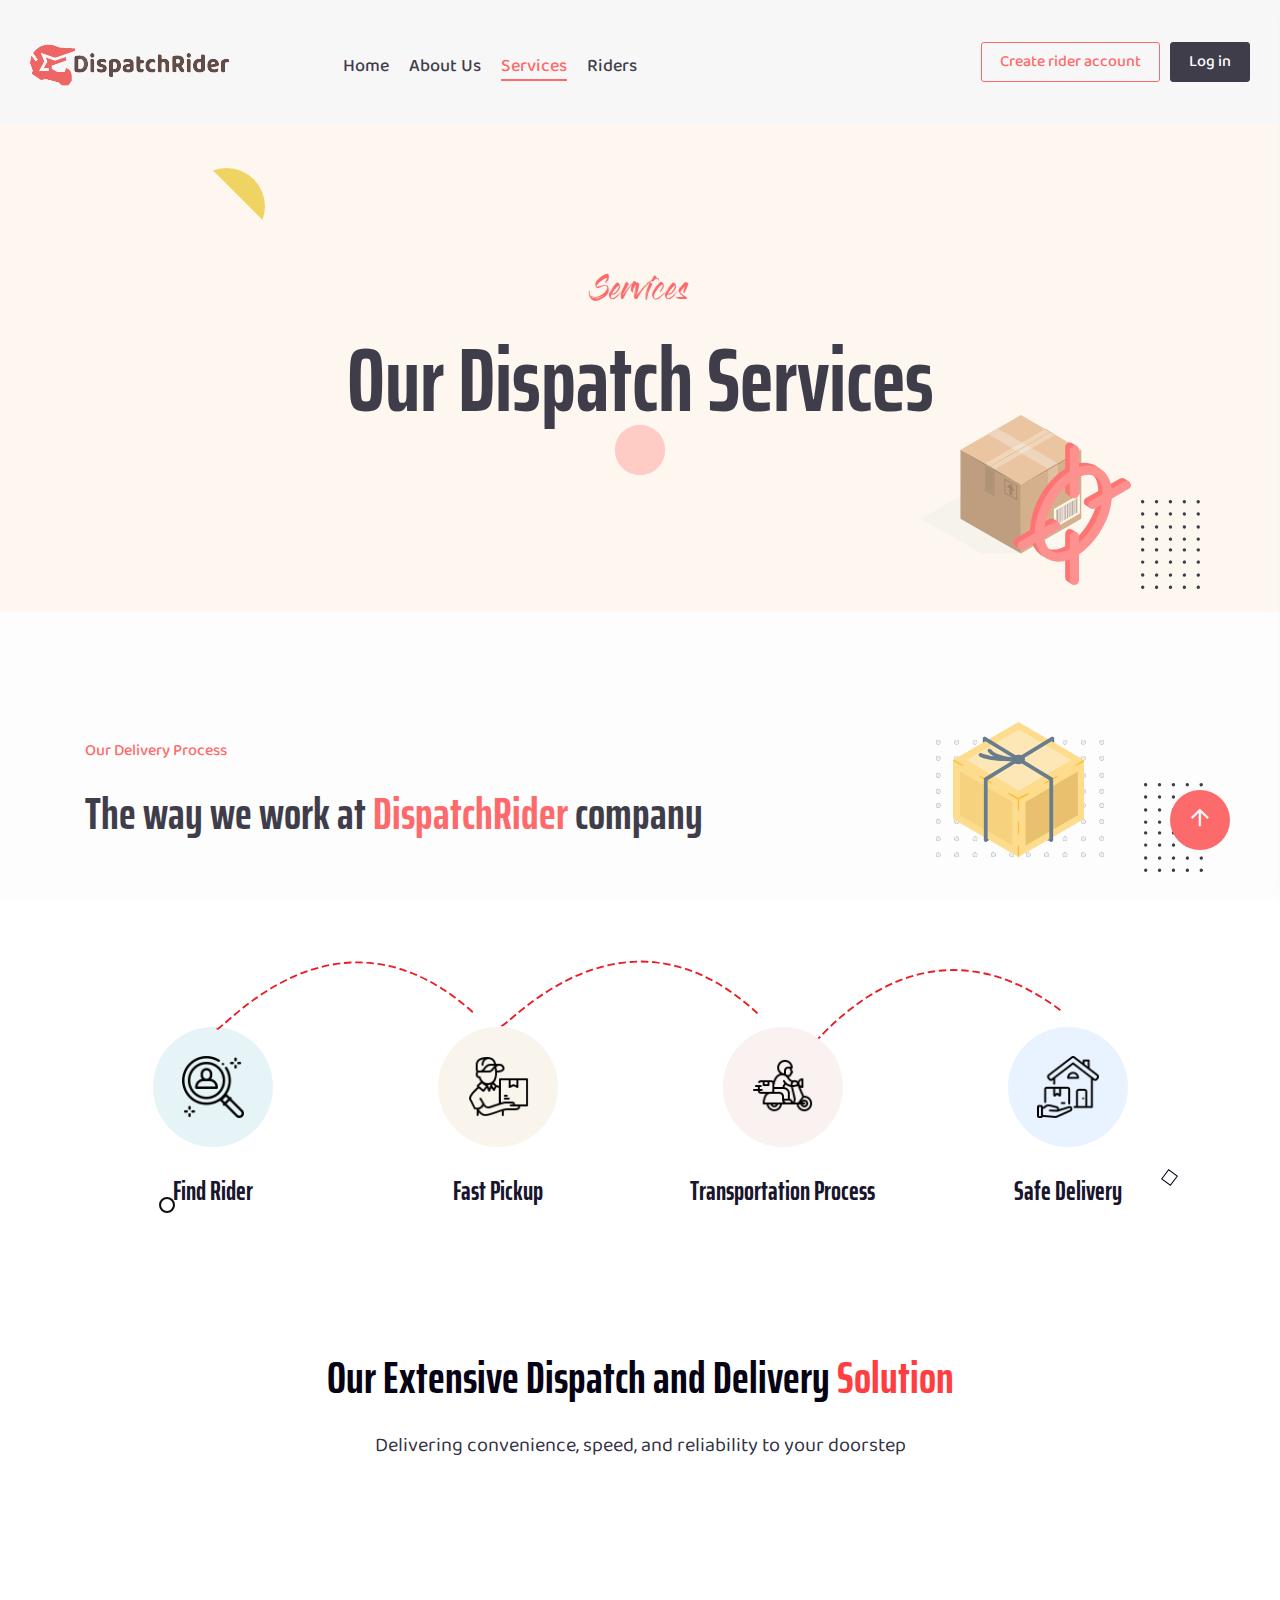
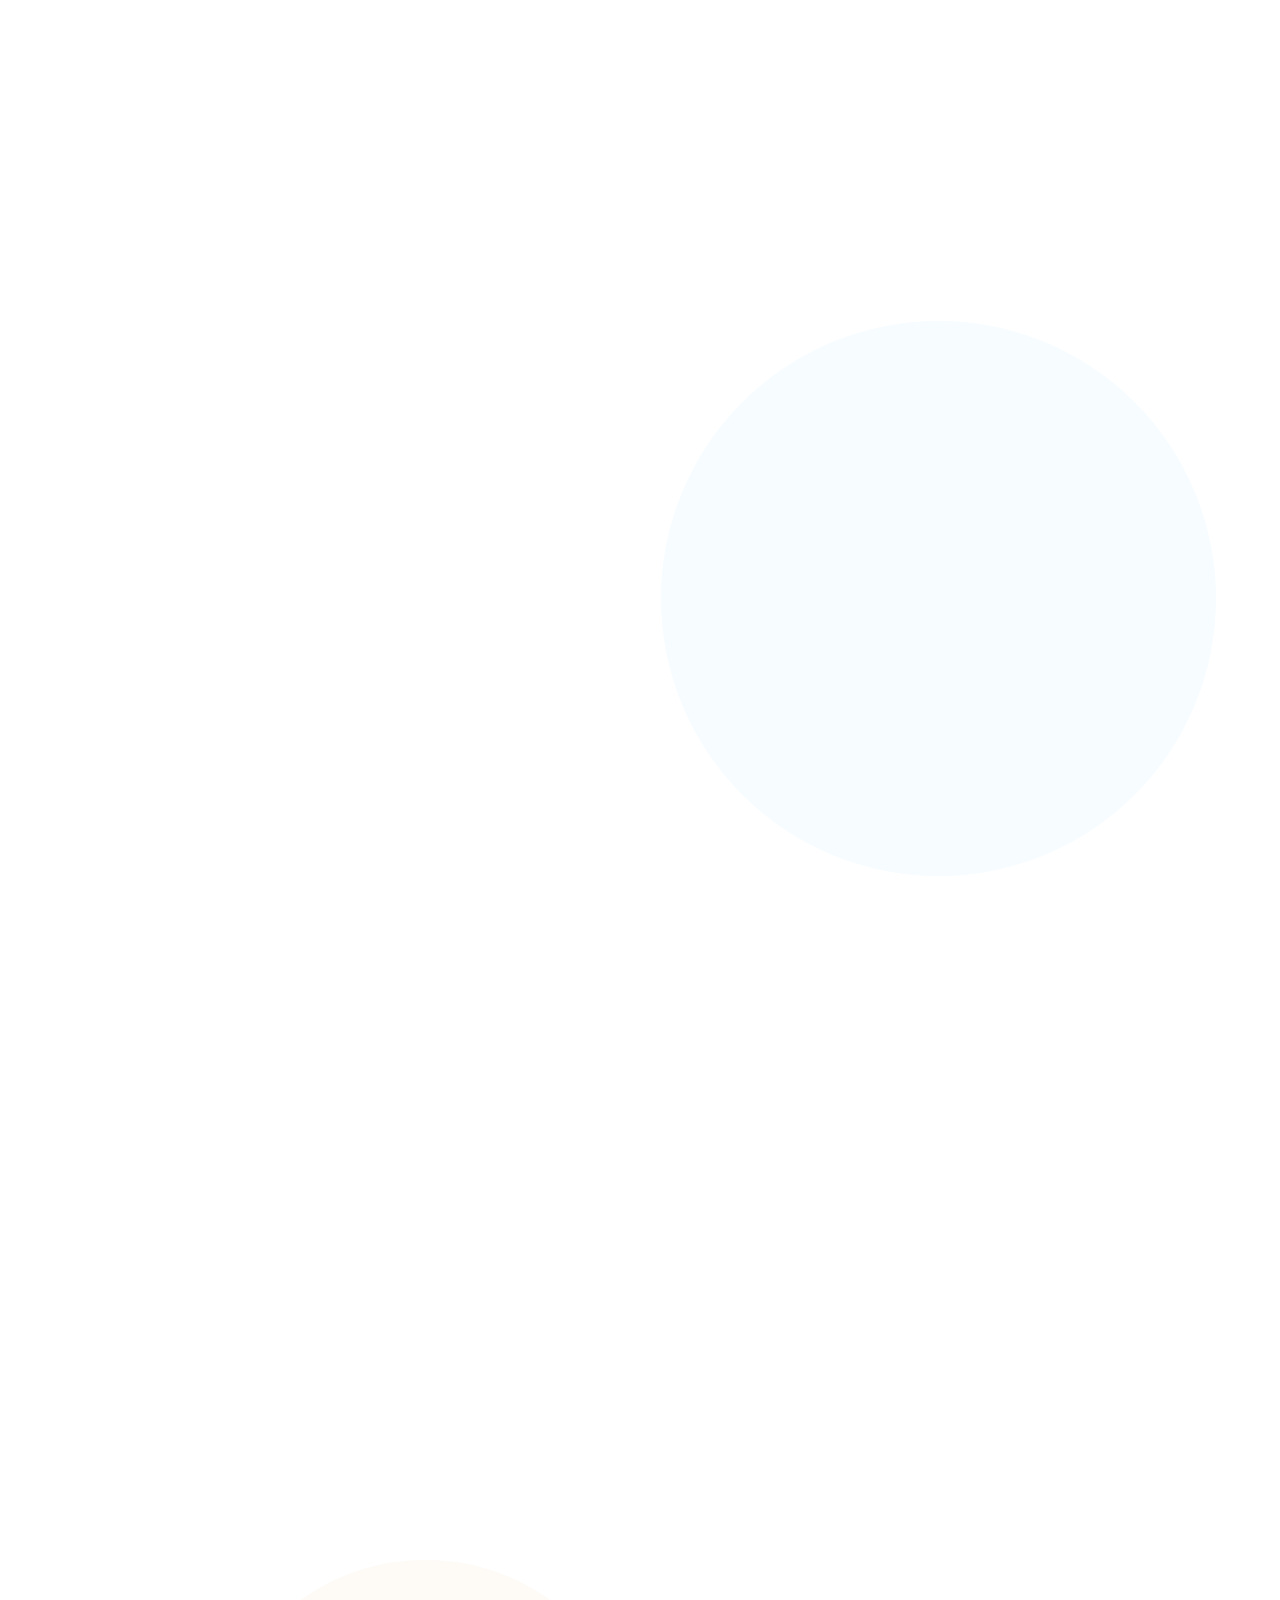
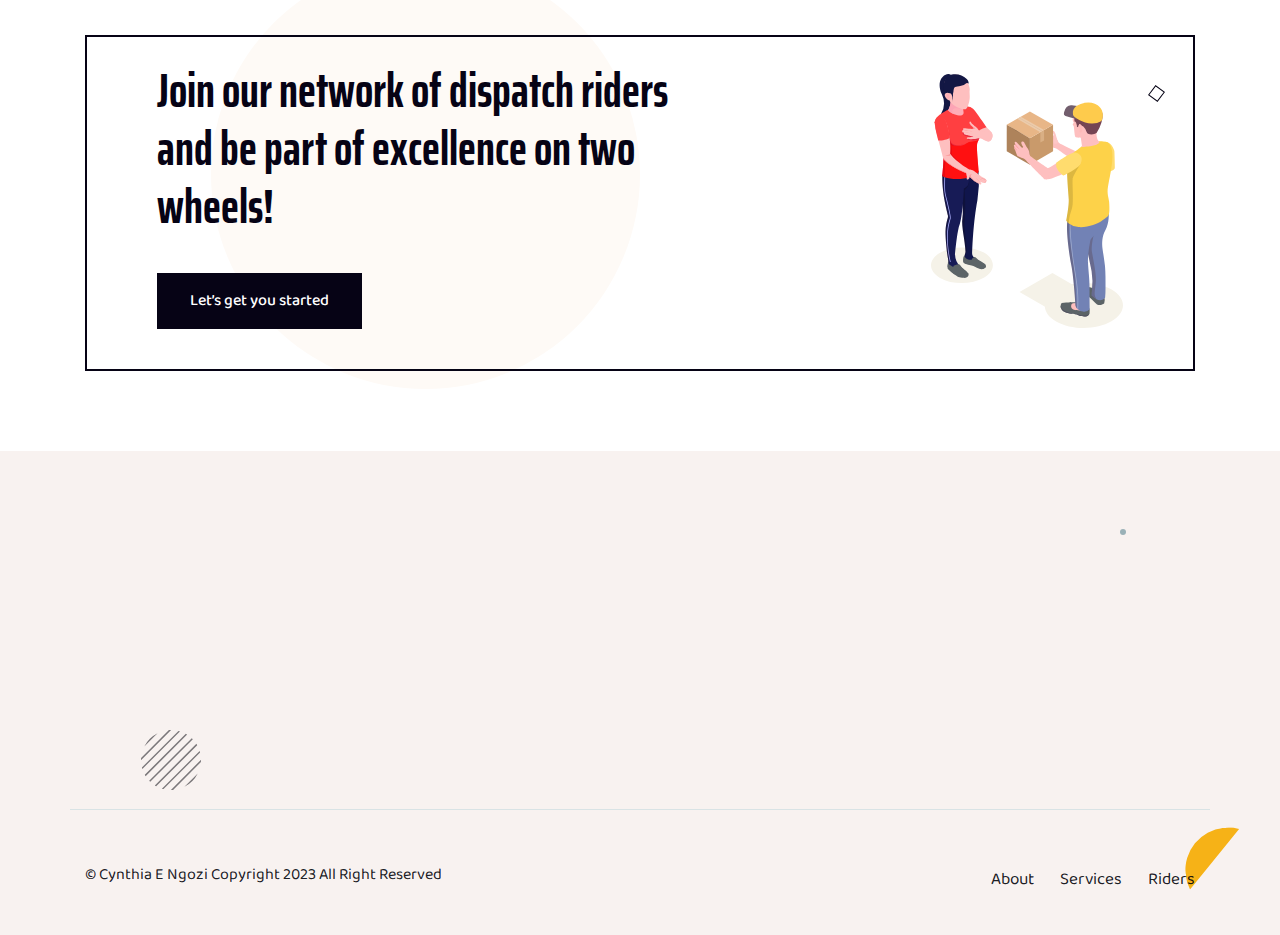
<file: services.html>
<!DOCTYPE html>
<html class="no-js" lang="en">
  <head>
    <meta charset="utf-8" />
    <meta http-equiv="x-ua-compatible" content="ie=edge" />
    <title>DispatchRider | Services</title>
    <meta
      name="description"
      content="Access a network of reliable dispatch riders or grow your delivery business with us"
    />
    <meta name="viewport" content="width=device-width, initial-scale=1" />
    <link rel="manifest" href="site.html" />
    <link
      rel="shortcut icon"
      type="image/x-icon"
      href="assets/img/favicon.ico"
    />
    <link rel="preconnect" href="https://fonts.googleapis.com" />
    <link rel="preconnect" href="https://fonts.gstatic.com" crossorigin />
    <link
      href="https://fonts.googleapis.com/css2?family=Baloo+Bhai+2:wght@400;500;600;700;800&family=Saira+Extra+Condensed:wght@400;500;600;700;800&display=swap"
      rel="stylesheet"
    />

    <!-- CSS here -->
    <link rel="stylesheet" href="assets/css/bootstrap.min.css" />
    <link rel="stylesheet" href="assets/css/owl.carousel.min.css" />
    <link rel="stylesheet" href="assets/css/animate.css" />
    <link rel="stylesheet" href="assets/css/magnific-popup.css" />
    <link rel="stylesheet" href="assets/css/all.min.css" />
    <link rel="stylesheet" href="assets/css/font.css" />
    <link rel="stylesheet" href="assets/css/metisMenu.css" />
    <link rel="stylesheet" href="assets/css/nice-select.css" />
    <link rel="stylesheet" href="assets/css/spacing.css" />
    <link rel="stylesheet" href="assets/css/main.css" />
  </head>

  <body>
    <!--[if lte IE 9]>
      <p class="browserupgrade">
        You are using an <strong>outdated</strong> browser. Please
        <a href="https://browsehappy.com/">upgrade your browser</a> to improve
        your experience and security.
      </p>
    <![endif]-->

    <!-- Content here -->
    <!-- preloader -->
    <div id="preloader">
      <div class="preloader">
        <span></span>
        <span></span>
      </div>
    </div>
    <!-- preloader end  -->
    <!-- header-area start -->
    <header>
      <div id="hideshow-sticky-menu">
        <div
          id="theme-menu-three"
          class="main-header-area menu-style-3 pt-20 pb-10"
        >
          <div class="container-fluid">
            <div class="row align-items-center justify-content-between">
              <div class="col-xl-3 col-lg-2 col-6">
                <div
                  class="logo-area d-flex align-items-center justify-content-between"
                >
                  <div class="logo-img">
                    <a href="index.html"
                      ><img
                        class="img-fluid"
                        src="assets/img/logo/logo.svg"
                        alt=""
                    /></a>
                  </div>
                </div>
              </div>
              <div
                class="col-xl-6 col-lg-7 text-start d-none d-lg-inline-block"
              >
                <nav id="topheader" class="navbar navbar-expand-lg">
                  <div class="nav-container">
                    <div
                      class="collapse navbar-collapse"
                      id="navbarSupportedContent"
                    >
                      <ul class="navbar-nav list-style-none">
                        <li class="nav-item">
                          <a
                            class="nav-link"
                            href="index.html"
                            id="navbarDropdown1"
                            role="button"
                            aria-expanded="false"
                            >Home</a
                          >
                        </li>
                        <li class="nav-item">
                          <a
                            class="nav-link"
                            href="about.html"
                            id="navbarDropdown2"
                            role="button"
                            aria-expanded="false"
                            >About Us</a
                          >
                        </li>
                        <li class="nav-item active">
                          <a
                            class="nav-link"
                            href="services.html"
                            id="navbarDropdown3"
                            role="button"
                            aria-expanded="false"
                            >Services</a
                          >
                        </li>
                        <li class="nav-item">
                          <a
                            class="nav-link"
                            href="riders.html"
                            id="navbarDropdown4"
                            role="button"
                            aria-expanded="false"
                            >Riders</a
                          >
                        </li>
                      </ul>
                    </div>
                  </div>
                </nav>
              </div>
              <div class="col-xl-3 col-lg-3 col-6">
                <div
                  class="right-nav d-flex align-items-center justify-content-end"
                >
                  <ul
                    class="list-style-none right-btn d-flex align-items-center"
                  >
                    <li>
                      <a
                        class="theme_btn theme_btn_border style-2b d-none d-lg-inline-block"
                        href="register.html"
                      >
                        Create rider account
                      </a>
                    </li>
                     <li>
                      <a
                        class="theme_btn theme_btn_border text-white black-btn cta-btn d-none d-lg-inline-block"
                        href="login.html"
                      >
                        Log in
                      </a>
                    </li>
                  </ul>
                  <div
                    class="hamburger-menu d-md-inline-block d-lg-none text-right ml-15"
                  >
                    <a href="javascript:void(0);">
                      <i class="far fa-bars"></i>
                    </a>
                  </div>
                </div>
              </div>
            </div>
          </div>
        </div>
        <!-- /.theme-main-menu -->
      </div>
    </header>
    <!-- header-area end -->

    <!-- slide-bar start -->
    <aside class="slide-bar">
      <div class="close-mobile-menu">
        <a href="javascript:void(0);"><i class="fas fa-times"></i></a>
      </div>

      <!-- side-mobile-menu start -->
      <nav class="side-mobile-menu">
        <ul id="mobile-menu-active">
          <li>
            <a href="index.html">Home</a>
          </li>
          <li><a href="about.html">About</a></li>
          <li>
            <a href="services.html">Services</a>
          </li>
          <li>
            <a href="riders.html">Riders</a>
          </li>
          <li><a href="register.html">Create rider account</a></li>
          <li><a href="login.html">Log in</a></li>
        </ul>
      </nav>
      <!-- side-mobile-menu end -->
    </aside>
    <div class="body-overlay"></div>
    <!-- slide-bar end -->

    <main>
      <!--slider-area start-->
      <section
        class="page-title-area grey-bg-soft2 pt-280 pb-180 pt-lg-200 pt-md-160 pb-md-120 pt-xs-160 pb-xs-90"
      >
        <img
          class="page-shape shape_01 blog-shape-1 d-none d-xxl-inline-block"
          src="assets/img/line/line-11.png"
          alt="Page Shape"
        />
        <img
          class="page-shape shape_04 d-none d-md-inline-block"
          src="assets/img/shape/orange-1.svg"
          alt="Page Shape"
        />
        <img
          class="page-shape shape_05 d-none d-xxl-inline-block"
          src="assets/img/shape/round-line-a.svg"
          alt="Page Shape"
        />
        <!-- <img class="page-shape shape_06 d-none d-lg-inline-block" src="assets/img/shape/berry-1.svg" alt="Page Shape"> -->
        <!-- <img class="page-shape shape_07 d-none d-lg-inline-block" src="assets/img/slider/truck.svg" alt="Page Shape"> -->
        <img
          class="page-shape shape_08 d-none d-lg-inline-block"
          src="assets/img/shape/dot-a.svg"
          alt="Page Shape"
        />
        <img
          class="page-shape shape_09 d-none d-lg-inline-block"
          src="assets/img/slider/nav-box.svg"
          alt="Page Shape"
        />
        <div class="container">
          <div class="row justify-content-center">
            <div class="col-xl-8">
              <div class="page-title-wrapper text-center">
                <h4 class="styled-text theme-color mb-30">Services</h4>
                <h5 class="h1 page-title">Our Dispatch Services</h5>
              </div>
            </div>
          </div>
        </div>
      </section>
      <!--slider-area end-->
      <!--work-process start-->
      <section
        class="work-process position-relative pt-110 pb-60 pt-lg-80 pb-lg-30 pt-md-60 pb-md-30 pt-xs-60 pb-xs-30"
      >
        <img
          class="work-shape-h3 pshape-1 d-none d-lg-inline-block"
          src="assets/img/shape/dot-a.svg"
          alt=""
        />
        <img
          class="work-shape pshape-2"
          src="assets/img/shape/orange-5.svg"
          alt=""
        />
        <img
          class="work-shape pshape-3 d-none d-lg-inline-block"
          src="assets/img/shape/eclip-1.svg"
          alt=""
        />
        <img
          class="work-shape pshape-4 d-none d-lg-inline-block"
          src="assets/img/shape/box-2.svg"
          alt=""
        />
        <div class="container">
          <div class="row align-items-center mb-140 mb-md-80 mb-xs-80">
            <div class="col-xl-8 col-lg-8 col-md-7">
              <div
                class="section-title section-title2 text-center text-md-start mb-30"
              >
                <h6 class="mb-30">Our Delivery Process</h6>
                <h2>
                  The way we work at
                  <span class="theme-color">DispatchRider</span> company
                </h2>
              </div>
            </div>
            <div class="col-xl-4 col-lg-4 col-md-5">
              <div class="logistics-box text-center mb-30">
                <img
                  class="float-bob-y"
                  src="assets/img/shape/assets-box-1.svg"
                  alt=""
                />
              </div>
            </div>
          </div>
          <div class="row">
            <div class="col-lg-3 col-md-3 col-sm-6">
              <div class="single-work mb-30">
                <div class="single-work__icon mb-30">
                  <img
                    src="assets/img/icon/find-my-rider.png"
                    class="img-fluid"
                    alt="find-rider"
                    style="width: 62px; height: 62px"
                  />
                </div>
                <h4 class="semi-title">Find Rider</h4>
              </div>
            </div>
            <div class="col-lg-3 col-md-3 col-sm-6">
              <div class="single-work sw-2 mb-30">
                <div class="single-work__icon mb-30">
                  <img
                    src="assets/img/icon/delivery-man.png"
                    class="img-fluid"
                    alt="find-rider"
                    style="width: 62px; height: 62px"
                  />
                </div>
                <h4 class="semi-title">Fast Pickup</h4>
              </div>
            </div>
            <div class="col-lg-3 col-md-3 col-sm-6">
              <div class="single-work sw-3 mb-30">
                <div class="single-work__icon mb-30">
                  <img
                    src="assets/img/icon/fast-delivery.png"
                    class="img-fluid"
                    alt="find-rider"
                    style="width: 62px; height: 62px"
                  />
                </div>
                <h4 class="semi-title">Transportation Process</h4>
              </div>
            </div>
            <div class="col-lg-3 col-md-3 col-sm-6">
              <div class="single-work sw-4 mb-30">
                <div class="single-work__icon mb-30">
                  <img
                    src="assets/img/icon/shipping.png"
                    class="img-fluid"
                    alt="transportation"
                    style="width: 62px; height: 62px"
                  />
                </div>
                <h4 class="semi-title">Safe Delivery</h4>
              </div>
            </div>
          </div>
        </div>
        <!--/.container-->
      </section>
      <!--work-process end-->
      <!--logistics-services start-->
      <section class="logistics-services pos-rel pt-60 pb-60 pb-md-30 pb-xs-30">
        <img
          class="service-shape2 service-1"
          src="assets/img/shape/eclip-3.svg"
          alt=""
        />
        <div class="container">
          <div class="row justify-content-center">
            <div class="col-xl-7">
              <div class="section-title section-title2 text-center mb-80">
                <h2 class="mb-30">
                  Our Extensive Dispatch and Delivery
                  <span class="theme-color">Solution</span>
                </h2>
                <p class="pl-50 pr-50 pl-xs-0 pr-xs-0">
                  Delivering convenience, speed, and reliability to your
                  doorstep
                </p>
              </div>
            </div>
          </div>
          <div class="row">
            <div class="col-lg-4 col-md-6 col-sm-6">
              <div class="c-services-box">
                <div
                  class="c-services c-service2 text-center wow fadeInUp2 animated mb-30"
                  data-wow-delay="0.1s"
                >
                  <div class="c-services__icon">
                    <img
                      src="assets/img/icon/delivery-man.png"
                      alt=""
                      style="width: 58px; height: 58px"
                    />
                  </div>
                  <h3 class="service-title mb-25 mt-35">On-Demand Delivery</h3>
                  <p class="mb-35">
                    Get fast and reliable dispatch services for your packages,
                    and parcels right when you need them.
                  </p>
                  <a class="arrow-icon" href="riders.html"
                    >Book Rider
                    <img src="assets/img/icon/right-arrow.svg" alt=""
                  /></a>
                </div>
              </div>
            </div>
            <div class="col-lg-4 col-md-6 col-sm-6">
              <div class="c-services-box">
                <div
                  class="c-services c-service2 text-center wow fadeInUp2 animated mb-30"
                  data-wow-delay="0.2s"
                >
                  <div class="c-services__icon">
                    <img
                      src="assets/img/icon/shipping.png"
                      style="width: 58px; height: 58px"
                      alt=""
                    />
                  </div>
                  <h3 class="service-title mb-25 mt-35">Same-Day Delivery</h3>
                  <p class="mb-35">
                    Our dispatch riders offer same-day delivery solutions to
                    meet your urgent deadlines.
                  </p>
                  <a class="arrow-icon" href="riders.html"
                    >Find Rider
                    <img src="assets/img/icon/right-arrow.svg" alt=""
                  /></a>
                </div>
              </div>
            </div>
            <div class="col-lg-4 col-md-6 col-sm-6">
              <div class="c-services-box">
                <div
                  class="c-services c-service2 text-center wow fadeInUp2 animated mb-30"
                  data-wow-delay="0.3s"
                >
                  <div class="c-services__icon">
                    <img
                      src="assets/img/icon/fast-delivery.png"
                      style="width: 58px; height: 58px"
                      alt=""
                    />
                  </div>
                  <h3 class="service-title mb-25 mt-35">Food Delivery</h3>
                  <p class="mb-35">
                    Eateries can rely on our riders for quick and secure food
                    deliveries, keeping your customers happy.
                  </p>
                  <a class="arrow-icon" href="riders.html"
                    >Connect Rider
                    <img src="assets/img/icon/right-arrow.svg" alt=""
                  /></a>
                </div>
              </div>
            </div>
            <div class="col-lg-4 col-md-6 col-sm-6">
              <div class="c-services-box">
                <div
                  class="c-services c-service2 text-center wow fadeInUp2 animated mb-30"
                  data-wow-delay="0.1s"
                >
                  <div class="c-services__icon">
                    <img
                      src="assets/img/icon/fast-delivery.png"
                      style="width: 58px; height: 58px"
                      alt=""
                    />
                  </div>
                  <h3 class="service-title mb-25 mt-35">Legal Courier:</h3>
                  <p class="mb-35">
                    Trust our riders for the timely and secure delivery of legal
                    documents to and from law firms, courts, etc.
                  </p>
                  <a class="arrow-icon" href="riders.html"
                    >Book Rider
                    <img src="assets/img/icon/right-arrow.svg" alt=""
                  /></a>
                </div>
              </div>
            </div>
            <div class="col-lg-4 col-md-6 col-sm-6">
              <div class="c-services-box">
                <div
                  class="c-services c-service2 text-center wow fadeInUp2 animated mb-30"
                  data-wow-delay="0.1s"
                >
                  <div class="c-services__icon">
                    <img
                      src="assets/img/icon/delivery-man.png"
                      alt=""
                      style="width: 58px; height: 58px"
                    />
                  </div>
                  <h3 class="service-title mb-25 mt-35">Last-Mile Delivery</h3>
                  <p class="mb-35">
                    We specialize in efficient last-mile deliveries, ensuring
                    your goods reach your customers' doorstep swiftly
                  </p>
                  <a class="arrow-icon" href="riders.html"
                    >Find Rider
                    <img src="assets/img/icon/right-arrow.svg" alt=""
                  /></a>
                </div>
              </div>
            </div>
            <div class="col-lg-4 col-md-6 col-sm-6">
              <div class="c-services-box">
                <div
                  class="c-services c-service2 text-center wow fadeInUp2 animated mb-30"
                  data-wow-delay="0.2s"
                >
                  <div class="c-services__icon">
                    <img
                      src="assets/img/icon/shipping.png"
                      style="width: 58px; height: 58px"
                      alt=""
                    />
                  </div>
                  <h3 class="service-title mb-25 mt-35">Grocery Delivery</h3>
                  <p class="mb-35">
                    Grocery stores can leverage our services for efficient
                    grocery deliveries to customers' homes.
                  </p>
                  <a class="arrow-icon" href="riders.html"
                    >Find Rider
                    <img src="assets/img/icon/right-arrow.svg" alt=""
                  /></a>
                </div>
              </div>
            </div>

            <div class="col-lg-4 col-md-6 col-sm-6">
              <div class="c-services-box">
                <div
                  class="c-services c-service2 text-center wow fadeInUp2 animated mb-30"
                  data-wow-delay="0.1s"
                >
                  <div class="c-services__icon">
                    <img
                      src="assets/img/icon/delivery-man.png"
                      alt=""
                      style="width: 58px; height: 58px"
                    />
                  </div>
                  <h3 class="service-title mb-25 mt-35">Document Couriers</h3>
                  <p class="mb-35">
                   Safely transport confidential and important paperwork with our secure document courier services.
                  </p>
                  <a class="arrow-icon" href="riders.html"
                    >Book Rider
                    <img src="assets/img/icon/right-arrow.svg" alt=""
                  /></a>
                </div>
              </div>
            </div>
            <div class="col-lg-4 col-md-6 col-sm-6">
              <div class="c-services-box">
                <div
                  class="c-services c-service2 text-center wow fadeInUp2 animated mb-30"
                  data-wow-delay="0.2s"
                >
                  <div class="c-services__icon">
                    <img
                      src="assets/img/icon/shipping.png"
                      style="width: 58px; height: 58px"
                      alt=""
                    />
                  </div>
                  <h3 class="service-title mb-25 mt-35">Scheduled Deliveries</h3>
                  <p class="mb-35">
                    Plan ahead with scheduled delivery options, ensuring your items arrive at their destination on time.
                  </p>
                  <a class="arrow-icon" href="riders.html"
                    >Find Rider
                    <img src="assets/img/icon/right-arrow.svg" alt=""
                  /></a>
                </div>
              </div>
            </div>
            <div class="col-lg-4 col-md-6 col-sm-6">
              <div class="c-services-box">
                <div
                  class="c-services c-service2 text-center wow fadeInUp2 animated mb-30"
                  data-wow-delay="0.3s"
                >
                  <div class="c-services__icon">
                    <img
                      src="assets/img/icon/fast-delivery.png"
                      style="width: 58px; height: 58px"
                      alt=""
                    />
                  </div>
                  <h3 class="service-title mb-25 mt-35">Dedicated Support</h3>
                  <p class="mb-35">
                    Our customer support team is available to assist you with any delivery-related inquiries or issues.
                  </p>
                  <a class="arrow-icon" href="riders.html"
                    >Connect Rider
                    <img src="assets/img/icon/right-arrow.svg" alt=""
                  /></a>
                </div>
              </div>
            </div>
          </div>
          <!--/.row-->
        </div>
        <!--/.container-->
      </section>
      <!--logistics-services end-->
      <!--call-to-action start-->
      <section
        class="call-to-action pt-100 pb-80 pt-md-60 pb-md-30 pt-xs-60 pb-xs-30"
      >
        <img
          class="cta-shape cta-one cta-service2 d-none d-md-inline-block"
          src="assets/img/cta/cta-eclip-1.svg"
          alt="Cta Shape"
        />
        <img
          class="cta-shape cta-two"
          src="assets/img/shape/box-2.svg"
          alt="Cta Shape"
        />
        <div class="container">
          <div class="cta-border">
            <div class="row align-items-center">
              <div class="col-lg-7 col-md-7">
                <div class="cta-title text-center text-md-start mb-30">
                  <h2>
                    Join our network of dispatch riders and be part of
                    excellence on two wheels!
                  </h2>
                  <a href="register.html" class="theme_btn black-btn cta-btn"
                    >Let’s get you started</a
                  >
                </div>
              </div>
              <div class="col-lg-5 col-md-5">
                <div class="chat-manager text-center text-lg-end mb-30">
                  <!-- <img src="assets/img/cta/ai.svg" alt="Cta Img"> -->
                  <img
                    src="assets/img/slider/men-women.svg"
                    alt="Cta Img"
                    style="width: 50%"
                  />
                </div>
              </div>
            </div>
          </div>
        </div>
      </section>
      <!--call-to-action end-->
    </main>
    <!--footer-area start-->
    <footer class="footer-area grey-bg pos-rel pt-100 pt-md-100 pt-xs-100 fix">
      <img
        class="fot-shape f-shape1 d-none d-xxl-inline-block"
        src="assets/img/line/line-5.svg"
        alt="Line Shape"
      />
      <img
        class="fot-shape f-shape2"
        src="assets/img/shape/dot-shape-1.svg"
        alt="Dot Shape"
      />
      <img
        class="fot-shape f-shape3 d-none d-xl-inline-block"
        src="assets/img/shape/round-line-black-1.svg"
        alt="Dot Shape"
      />
      <img
        class="fot-shape f-shape4"
        src="assets/img/shape/orange-4.svg"
        alt="Dot Shape"
      />
      <div class="container">
        <div class="row borders-grey pb-30">
          <div
            class="col-12 wow d-flex justify-content-center align-items-center fadeInUp2 animated"
            data-wow-delay=".1s"
          >
            <div
              class="footer__widget d-flex flex-column justify-content-center align-items-center mb-30"
            >
              <div class="footer-log mb-4">
                <a href="index.html" class="logo">
                  <img src="assets/img/logo/logo.svg" alt="Logo" />
                </a>
              </div>
              <div class="social-links mb-25">
                <a href="https://facebook.com/cynthiaengozi1" target="_blank"
                  ><i class="fab fa-facebook-f"></i
                ></a>
                <a href="https://twitter.com/cynthiaengozi1" target="_blank"
                  ><i class="fab fa-twitter"></i
                ></a>
                <a
                  href="https://www.linkedin.com/in/emerenini-cynthia-ngozi"
                  target="_blank"
                  ><i class="fab fa-linkedin-in"></i
                ></a>
              </div>
              <span class="addres-details mb-25"
                >No. 10 Peaceful Street, Melanin Avenue, Delivery Crescent
              </span>
            </div>
          </div>
        </div>
        <div class="copy-right-area pt-50">
          <div class="row align-items-center">
            <div class="col-lg-6 col-md-7">
              <div class="copyright mb-45 text-start text-md-start">
                <p>
                  ©
                  <a
                    href="https://www.linkedin.com/in/emerenini-cynthia-ngozi"
                    target="_blank"
                    >Cynthia E Ngozi</a
                  >
                  Copyright 2023 All Right Reserved
                </p>
              </div>
            </div>
            <div class="col-lg-6 col-md-5 text-md-end">
              <div class="footer__widget mb-25">
                <ul class="fot-list d-inline-block">
                  <li><a href="about.html">About</a></li>
                  <li><a href="services.html">Services</a></li>
                  <li><a href="riders.html">Riders</a></li>
                </ul>
              </div>
            </div>
          </div>
        </div>
      </div>
    </footer>
    <!--footer-area end-->

    <a class="scrollUp" href="#"><i class="far fa-arrow-up"></i></a>

    <!-- JS here -->
    <script src="assets/js/vendor/modernizr-3.5.0.min.js"></script>
    <script src="assets/js/vendor/jquery-1.12.4.min.js"></script>
    <script src="assets/js/popper.min.js"></script>
    <script src="assets/js/bootstrap.min.js"></script>
    <script src="assets/js/owl.carousel.min.js"></script>
    <script src="assets/js/isotope.pkgd.min.js"></script>
    <script src="assets/js/metisMenu.min.js"></script>
    <script src="assets/js/jquery.nice-select.js"></script>
    <script src="assets/js/wow.min.js"></script>
    <script src="assets/js/jquery.counterup.min.js"></script>
    <script src="assets/js/waypoints.min.js"></script>
    <script src="assets/js/imagesloaded.pkgd.min.js"></script>
    <script src="assets/js/jquery.magnific-popup.min.js"></script>
    <script src="assets/js/main.js"></script>
  </body>
</html>
</file>
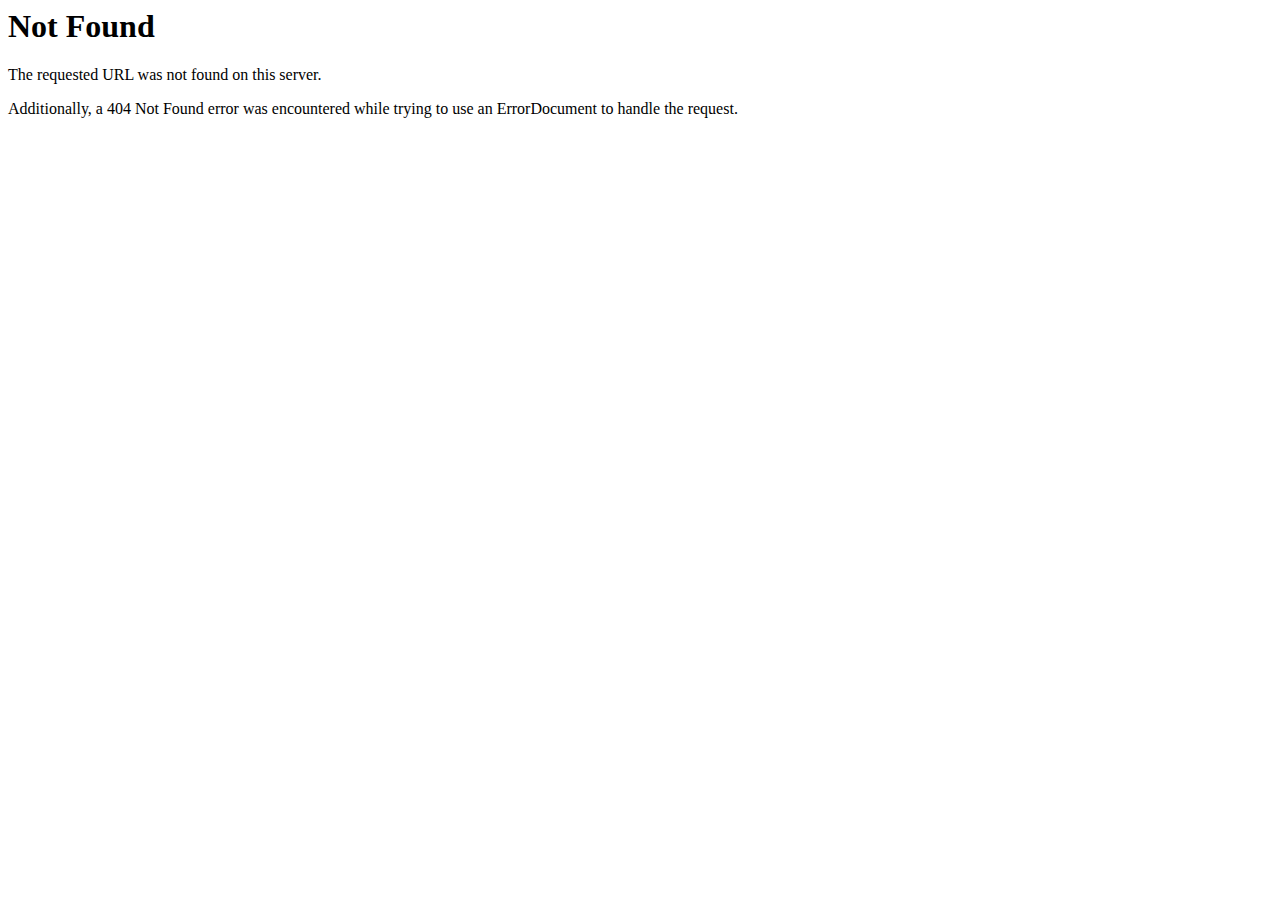
<file: assets/css/owl.video.play.html>
<!DOCTYPE HTML PUBLIC "-//IETF//DTD HTML 2.0//EN">
<html><head>
<title>404 Not Found</title>
</head><body>
<h1>Not Found</h1>
<p>The requested URL was not found on this server.</p>
<p>Additionally, a 404 Not Found
error was encountered while trying to use an ErrorDocument to handle the request.</p>
</body></html>
</file>
<file: assets/css/font.css>
@font-face {
    font-family: 'thinkregular';
    src: url('beginning_of_summer_3.html') format('woff2'),
         url('beginning_of_summer_3-2.html') format('woff');
    font-weight: normal;
    font-style: normal;

}


@font-face {
    font-family: 'Beginning of Summer';
    src: url('../fonts/BeginningofSummer.html') format('woff2'),
        url('../fonts/BeginningofSummer-2.html') format('woff'),
        url('../fonts/BeginningofSummer-3.html') format('truetype');
    font-weight: normal;
    font-style: normal;
    font-display: swap;
}

@font-face {
    font-family: 'Beginning of Summer';
    src: url('../fonts/BeginningofSummer_1.html') format('woff2'),
        url('../fonts/BeginningofSummer_1-2.html') format('woff'),
        url('../fonts/BeginningofSummer_1-3.html') format('truetype');
    font-weight: normal;
    font-style: normal;
    font-display: swap;
}
</file>
<file: assets/css/nice-select.css>
.nice-select {
  -webkit-tap-highlight-color: transparent;
  background-color: #fff;
  border-radius: 5px;
  border: solid 1px #e8e8e8;
  box-sizing: border-box;
  clear: both;
  cursor: pointer;
  display: block;
  float: left;
  font-family: inherit;
  font-size: 14px;
  font-weight: normal;
  height: 42px;
  line-height: 40px;
  outline: none;
  padding-left: 18px;
  padding-right: 30px;
  position: relative;
  text-align: left !important;
  -webkit-transition: all 0.2s ease-in-out;
  transition: all 0.2s ease-in-out;
  -webkit-user-select: none;
     -moz-user-select: none;
      -ms-user-select: none;
          user-select: none;
  white-space: nowrap;
  width: auto; }
  .nice-select:hover {
    border-color: #dbdbdb; }
  .nice-select:active, .nice-select.open, .nice-select:focus {
    border-color: #999; }
  .nice-select:after {
    border-bottom: 2px solid #999;
    border-right: 2px solid #999;
    content: '';
    display: block;
    height: 5px;
    margin-top: -4px;
    pointer-events: none;
    position: absolute;
    right: 12px;
    top: 50%;
    -webkit-transform-origin: 66% 66%;
        -ms-transform-origin: 66% 66%;
            transform-origin: 66% 66%;
    -webkit-transform: rotate(45deg);
        -ms-transform: rotate(45deg);
            transform: rotate(45deg);
    -webkit-transition: all 0.15s ease-in-out;
    transition: all 0.15s ease-in-out;
    width: 5px; }
  .nice-select.open:after {
    -webkit-transform: rotate(-135deg);
        -ms-transform: rotate(-135deg);
            transform: rotate(-135deg); }
  .nice-select.open .list {
    opacity: 1;
    pointer-events: auto;
    -webkit-transform: scale(1) translateY(0);
        -ms-transform: scale(1) translateY(0);
            transform: scale(1) translateY(0); }
  .nice-select.disabled {
    border-color: #ededed;
    color: #999;
    pointer-events: none; }
    .nice-select.disabled:after {
      border-color: #cccccc; }
  .nice-select.wide {
    width: 100%; }
    .nice-select.wide .list {
      left: 0 !important;
      right: 0 !important; }
  .nice-select.right {
    float: right; }
    .nice-select.right .list {
      left: auto;
      right: 0; }
  .nice-select.small {
    font-size: 12px;
    height: 36px;
    line-height: 34px; }
    .nice-select.small:after {
      height: 4px;
      width: 4px; }
    .nice-select.small .option {
      line-height: 34px;
      min-height: 34px; }
  .nice-select .list {
    background-color: #fff;
    border-radius: 5px;
    box-shadow: 0 0 0 1px rgba(68, 68, 68, 0.11);
    box-sizing: border-box;
    margin-top: 4px;
    opacity: 0;
    overflow: hidden;
    padding: 0;
    pointer-events: none;
    position: absolute;
    top: 100%;
    left: 0;
    -webkit-transform-origin: 50% 0;
        -ms-transform-origin: 50% 0;
            transform-origin: 50% 0;
    -webkit-transform: scale(0.75) translateY(-21px);
        -ms-transform: scale(0.75) translateY(-21px);
            transform: scale(0.75) translateY(-21px);
    -webkit-transition: all 0.2s cubic-bezier(0.5, 0, 0, 1.25), opacity 0.15s ease-out;
    transition: all 0.2s cubic-bezier(0.5, 0, 0, 1.25), opacity 0.15s ease-out;
    z-index: 9; }
    .nice-select .list:hover .option:not(:hover) {
      background-color: transparent !important; }
  .nice-select .option {
    cursor: pointer;
    font-weight: 400;
    line-height: 40px;
    list-style: none;
    min-height: 40px;
    outline: none;
    padding-left: 18px;
    padding-right: 29px;
    text-align: left;
    -webkit-transition: all 0.2s;
    transition: all 0.2s; }
    .nice-select .option:hover, .nice-select .option.focus, .nice-select .option.selected.focus {
      background-color: #f6f6f6; }
    .nice-select .option.selected {
      font-weight: bold; }
    .nice-select .option.disabled {
      background-color: transparent;
      color: #999;
      cursor: default; }

.no-csspointerevents .nice-select .list {
  display: none; }

.no-csspointerevents .nice-select.open .list {
  display: block; }
</file>
<file: assets/css/spacing.css>
/* Margin Top */
.mt-5 {
  margin-top: 5px;
}

.mt-10 {
  margin-top: 10px;
}

.mt-15 {
  margin-top: 15px;
}

.mt-20 {
  margin-top: 20px;
}

.mt-25 {
  margin-top: 25px;
}

.mt-30 {
  margin-top: 30px;
}

.mt-35 {
  margin-top: 35px;
}

.mt-40 {
  margin-top: 40px;
}

.mt-45 {
  margin-top: 45px;
}

.mt-50 {
  margin-top: 50px;
}

.mt-55 {
  margin-top: 55px;
}

.mt-60 {
  margin-top: 60px;
}

.mt-65 {
  margin-top: 65px;
}

.mt-70 {
  margin-top: 70px;
}

.mt-75 {
  margin-top: 75px;
}

.mt-80 {
  margin-top: 80px;
}

.mt-85 {
  margin-top: 85px;
}

.mt-90 {
  margin-top: 90px;
}

.mt-95 {
  margin-top: 95px;
}

.mt-100 {
  margin-top: 100px;
}

.mt-105 {
  margin-top: 105px;
}

.mt-110 {
  margin-top: 110px;
}

.mt-115 {
  margin-top: 115px;
}

.mt-120 {
  margin-top: 120px;
}

.mt-125 {
  margin-top: 125px;
}

.mt-130 {
  margin-top: 130px;
}

.mt-135 {
  margin-top: 135px;
}

.mt-140 {
  margin-top: 140px;
}

.mt-145 {
  margin-top: 145px;
}

.mt-150 {
  margin-top: 150px;
}

.mt-155 {
  margin-top: 155px;
}

.mt-160 {
  margin-top: 160px;
}

.mt-165 {
  margin-top: 165px;
}

.mt-170 {
  margin-top: 170px;
}

.mt-175 {
  margin-top: 175px;
}

.mt-180 {
  margin-top: 180px;
}

.mt-185 {
  margin-top: 185px;
}

.mt-190 {
  margin-top: 190px;
}

.mt-195 {
  margin-top: 195px;
}

.mt-200 {
  margin-top: 200px;
}

.mt-205 {
  margin-top: 205px;
}

.mt-210 {
  margin-top: 210px;
}

.mt-215 {
  margin-top: 215px;
}

.mt-220 {
  margin-top: 220px;
}

.mt-225 {
  margin-top: 225px;
}

.mt-230 {
  margin-top: 230px;
}

.mt-235 {
  margin-top: 235px;
}

.mt-240 {
  margin-top: 240px;
}

.mt-245 {
  margin-top: 245px;
}

.mt-250 {
  margin-top: 250px;
}

.mt-255 {
  margin-top: 255px;
}

.mt-260 {
  margin-top: 260px;
}

.mt-265 {
  margin-top: 265px;
}

.mt-270 {
  margin-top: 270px;
}

.mt-275 {
  margin-top: 275px;
}

.mt-280 {
  margin-top: 280px;
}

.mt-285 {
  margin-top: 285px;
}

.mt-290 {
  margin-top: 290px;
}

.mt-295 {
  margin-top: 295px;
}

.mt-300 {
  margin-top: 300px;
}

.mt-305 {
  margin-top: 305px;
}

.mt-310 {
  margin-top: 310px;
}

.mt-315 {
  margin-top: 315px;
}

.mt-320 {
  margin-top: 320px;
}

.mt-325 {
  margin-top: 325px;
}

.mt--5 {
  margin-top: -5px;
}

.mt--10 {
  margin-top: -10px;
}

.mt--15 {
  margin-top: -15px;
}

.mt--20 {
  margin-top: -20px;
}

.mt--25 {
  margin-top: -25px;
}

.mt--30 {
  margin-top: -30px;
}

.mt--35 {
  margin-top: -35px;
}

.mt--40 {
  margin-top: -40px;
}

.mt--45 {
  margin-top: -45px;
}

.mt--50 {
  margin-top: -50px;
}

.mt--55 {
  margin-top: -55px;
}

.mt--60 {
  margin-top: -60px;
}

.mt--65 {
  margin-top: -65px;
}

.mt--70 {
  margin-top: -70px;
}

.mt--75 {
  margin-top: -75px;
}

.mt--80 {
  margin-top: -80px;
}

.mt--85 {
  margin-top: -85px;
}

.mt--90 {
  margin-top: -90px;
}

.mt--95 {
  margin-top: -95px;
}

.mt--100 {
  margin-top: -100px;
}

.mt--105 {
  margin-top: -105px;
}

.mt--110 {
  margin-top: -110px;
}

.mt--115 {
  margin-top: -115px;
}

.mt--120 {
  margin-top: -120px;
}

.mt--125 {
  margin-top: -125px;
}

.mt--130 {
  margin-top: -130px;
}

.mt--135 {
  margin-top: -135px;
}

.mt--140 {
  margin-top: -140px;
}

.mt--145 {
  margin-top: -145px;
}

.mt--150 {
  margin-top: -150px;
}

.mt--155 {
  margin-top: -155px;
}

.mt--160 {
  margin-top: -160px;
}

.mt--165 {
  margin-top: -165px;
}

.mt--170 {
  margin-top: -170px;
}

.mt--175 {
  margin-top: -175px;
}

.mt--180 {
  margin-top: -180px;
}

.mt--185 {
  margin-top: -185px;
}

.mt--190 {
  margin-top: -190px;
}

.mt--195 {
  margin-top: -195px;
}

.mt--200 {
  margin-top: -200px;
}

.mt--205 {
  margin-top: -205px;
}

.mt--210 {
  margin-top: -210px;
}

.mt--215 {
  margin-top: -215px;
}

.mt--220 {
  margin-top: -220px;
}

.mt--225 {
  margin-top: -225px;
}

.mt--230 {
  margin-top: -230px;
}

.mt--235 {
  margin-top: -235px;
}

.mt--240 {
  margin-top: -240px;
}

.mt--245 {
  margin-top: -245px;
}

.mt--250 {
  margin-top: -250px;
}

.mt--255 {
  margin-top: -255px;
}

.mt--260 {
  margin-top: -260px;
}

.mt--265 {
  margin-top: -265px;
}

.mt--270 {
  margin-top: -270px;
}

.mt--275 {
  margin-top: -275px;
}

.mt--280 {
  margin-top: -280px;
}

.mt--285 {
  margin-top: -285px;
}

.mt--290 {
  margin-top: -290px;
}

.mt--295 {
  margin-top: -295px;
}

.mt--300 {
  margin-top: -300px;
}

.mt--305 {
  margin-top: -305px;
}

.mt--310 {
  margin-top: -310px;
}

.mt--315 {
  margin-top: -315px;
}

.mt--320 {
  margin-top: -320px;
}

.mt--325 {
  margin-top: -325px;
}

/* Margin Bottom */
.mb-5 {
  margin-bottom: 5px;
}

.mb-10 {
  margin-bottom: 10px;
}

.mb-15 {
  margin-bottom: 15px;
}

.mb-20 {
  margin-bottom: 20px;
}

.mb-25 {
  margin-bottom: 25px;
}

.mb-30 {
  margin-bottom: 30px;
}

.mb-35 {
  margin-bottom: 35px;
}

.mb-40 {
  margin-bottom: 40px;
}

.mb-45 {
  margin-bottom: 45px;
}

.mb-50 {
  margin-bottom: 50px;
}

.mb-55 {
  margin-bottom: 55px;
}

.mb-60 {
  margin-bottom: 60px;
}

.mb-65 {
  margin-bottom: 65px;
}

.mb-70 {
  margin-bottom: 70px;
}

.mb-75 {
  margin-bottom: 75px;
}

.mb-80 {
  margin-bottom: 80px;
}

.mb-85 {
  margin-bottom: 85px;
}

.mb-90 {
  margin-bottom: 90px;
}

.mb-95 {
  margin-bottom: 95px;
}

.mb-100 {
  margin-bottom: 100px;
}

.mb-105 {
  margin-bottom: 105px;
}

.mb-110 {
  margin-bottom: 110px;
}

.mb-115 {
  margin-bottom: 115px;
}

.mb-120 {
  margin-bottom: 120px;
}

.mb-125 {
  margin-bottom: 125px;
}

.mb-130 {
  margin-bottom: 130px;
}

.mb-135 {
  margin-bottom: 135px;
}

.mb-140 {
  margin-bottom: 140px;
}

.mb-145 {
  margin-bottom: 145px;
}

.mb-150 {
  margin-bottom: 150px;
}

.mb-155 {
  margin-bottom: 155px;
}

.mb-160 {
  margin-bottom: 160px;
}

.mb-165 {
  margin-bottom: 165px;
}

.mb-170 {
  margin-bottom: 170px;
}

.mb-175 {
  margin-bottom: 175px;
}

.mb-180 {
  margin-bottom: 180px;
}

.mb-185 {
  margin-bottom: 185px;
}

.mb-190 {
  margin-bottom: 190px;
}

.mb-195 {
  margin-bottom: 195px;
}

.mb-200 {
  margin-bottom: 200px;
}

.mb-205 {
  margin-bottom: 205px;
}

.mb-210 {
  margin-bottom: 210px;
}

.mb-215 {
  margin-bottom: 215px;
}

.mb-220 {
  margin-bottom: 220px;
}

.mb-225 {
  margin-bottom: 225px;
}

.mb-230 {
  margin-bottom: 230px;
}

.mb-235 {
  margin-bottom: 235px;
}

.mb-240 {
  margin-bottom: 240px;
}

.mb-245 {
  margin-bottom: 245px;
}

.mb-250 {
  margin-bottom: 250px;
}

.mb-255 {
  margin-bottom: 255px;
}

.mb-260 {
  margin-bottom: 260px;
}

.mb-265 {
  margin-bottom: 265px;
}

.mb-270 {
  margin-bottom: 270px;
}

.mb-275 {
  margin-bottom: 275px;
}

.mb-280 {
  margin-bottom: 280px;
}

.mb-285 {
  margin-bottom: 285px;
}

.mb-290 {
  margin-bottom: 290px;
}

.mb-295 {
  margin-bottom: 295px;
}

.mb-300 {
  margin-bottom: 300px;
}

.mb-305 {
  margin-bottom: 305px;
}

.mb-310 {
  margin-bottom: 310px;
}

.mb-315 {
  margin-bottom: 315px;
}

.mb-320 {
  margin-bottom: 320px;
}

.mb-325 {
  margin-bottom: 325px;
}

.mb--5 {
  margin-bottom: -5px;
}

.mb--10 {
  margin-bottom: -10px;
}

.mb--15 {
  margin-bottom: -15px;
}

.mb--20 {
  margin-bottom: -20px;
}

.mb--25 {
  margin-bottom: -25px;
}

.mb--30 {
  margin-bottom: -30px;
}

.mb--35 {
  margin-bottom: -35px;
}

.mb--40 {
  margin-bottom: -40px;
}

.mb--45 {
  margin-bottom: -45px;
}

.mb--50 {
  margin-bottom: -50px;
}

.mb--55 {
  margin-bottom: -55px;
}

.mb--60 {
  margin-bottom: -60px;
}

.mb--65 {
  margin-bottom: -65px;
}

.mb--70 {
  margin-bottom: -70px;
}

.mb--75 {
  margin-bottom: -75px;
}

.mb--80 {
  margin-bottom: -80px;
}

.mb--85 {
  margin-bottom: -85px;
}

.mb--90 {
  margin-bottom: -90px;
}

.mb--95 {
  margin-bottom: -95px;
}

.mb--100 {
  margin-bottom: -100px;
}

.mb--105 {
  margin-bottom: -105px;
}

.mb--110 {
  margin-bottom: -110px;
}

.mb--115 {
  margin-bottom: -115px;
}

.mb--120 {
  margin-bottom: -120px;
}

.mb--125 {
  margin-bottom: -125px;
}

.mb--130 {
  margin-bottom: -130px;
}

.mb--135 {
  margin-bottom: -135px;
}

.mb--140 {
  margin-bottom: -140px;
}

.mb--145 {
  margin-bottom: -145px;
}

.mb--150 {
  margin-bottom: -150px;
}

.mb--155 {
  margin-bottom: -155px;
}

.mb--160 {
  margin-bottom: -160px;
}

.mb--165 {
  margin-bottom: -165px;
}

.mb--170 {
  margin-bottom: -170px;
}

.mb--175 {
  margin-bottom: -175px;
}

.mb--180 {
  margin-bottom: -180px;
}

.mb--185 {
  margin-bottom: -185px;
}

.mb--190 {
  margin-bottom: -190px;
}

.mb--195 {
  margin-bottom: -195px;
}

.mb--200 {
  margin-bottom: -200px;
}

.mb--205 {
  margin-bottom: -205px;
}

.mb--210 {
  margin-bottom: -210px;
}

.mb--215 {
  margin-bottom: -215px;
}

.mb--220 {
  margin-bottom: -220px;
}

.mb--225 {
  margin-bottom: -225px;
}

.mb--230 {
  margin-bottom: -230px;
}

.mb--235 {
  margin-bottom: -235px;
}

.mb--240 {
  margin-bottom: -240px;
}

.mb--245 {
  margin-bottom: -245px;
}

.mb--250 {
  margin-bottom: -250px;
}

.mb--255 {
  margin-bottom: -255px;
}

.mb--260 {
  margin-bottom: -260px;
}

.mb--265 {
  margin-bottom: -265px;
}

.mb--270 {
  margin-bottom: -270px;
}

.mb--275 {
  margin-bottom: -275px;
}

.mb--280 {
  margin-bottom: -280px;
}

.mb--285 {
  margin-bottom: -285px;
}

.mb--290 {
  margin-bottom: -290px;
}

.mb--295 {
  margin-bottom: -295px;
}

.mb--300 {
  margin-bottom: -300px;
}

.mb--305 {
  margin-bottom: -305px;
}

.mb--310 {
  margin-bottom: -310px;
}

.mb--315 {
  margin-bottom: -315px;
}

.mb--320 {
  margin-bottom: -320px;
}

.mb--325 {
  margin-bottom: -325px;
}

/* Margin Left */
.ml-5 {
  margin-left: 5px;
}

.ml-10 {
  margin-left: 10px;
}

.ml-15 {
  margin-left: 15px;
}

.ml-20 {
  margin-left: 20px;
}

.ml-25 {
  margin-left: 25px;
}

.ml-30 {
  margin-left: 30px;
}

.ml-35 {
  margin-left: 35px;
}

.ml-40 {
  margin-left: 40px;
}

.ml-45 {
  margin-left: 45px;
}

.ml-50 {
  margin-left: 50px;
}

.ml-55 {
  margin-left: 55px;
}

.ml-60 {
  margin-left: 60px;
}

.ml-65 {
  margin-left: 65px;
}

.ml-70 {
  margin-left: 70px;
}

.ml-75 {
  margin-left: 75px;
}

.ml-80 {
  margin-left: 80px;
}

.ml-85 {
  margin-left: 85px;
}

.ml-90 {
  margin-left: 90px;
}

.ml-95 {
  margin-left: 95px;
}

.ml-100 {
  margin-left: 100px;
}

.ml-105 {
  margin-left: 105px;
}

.ml-110 {
  margin-left: 110px;
}

.ml-115 {
  margin-left: 115px;
}

.ml-120 {
  margin-left: 120px;
}

.ml-125 {
  margin-left: 125px;
}

.ml-130 {
  margin-left: 130px;
}

.ml-135 {
  margin-left: 135px;
}

.ml-140 {
  margin-left: 140px;
}

.ml-145 {
  margin-left: 145px;
}

.ml-150 {
  margin-left: 150px;
}

.ml-155 {
  margin-left: 155px;
}

.ml-160 {
  margin-left: 160px;
}

.ml-165 {
  margin-left: 165px;
}

.ml-170 {
  margin-left: 170px;
}

.ml-175 {
  margin-left: 175px;
}

.ml-180 {
  margin-left: 180px;
}

.ml-185 {
  margin-left: 185px;
}

.ml-190 {
  margin-left: 190px;
}

.ml-195 {
  margin-left: 195px;
}

.ml-200 {
  margin-left: 200px;
}

.ml-205 {
  margin-left: 205px;
}

.ml-210 {
  margin-left: 210px;
}

.ml-215 {
  margin-left: 215px;
}

.ml-220 {
  margin-left: 220px;
}

.ml-225 {
  margin-left: 225px;
}

.ml-230 {
  margin-left: 230px;
}

.ml-235 {
  margin-left: 235px;
}

.ml-240 {
  margin-left: 240px;
}

.ml-245 {
  margin-left: 245px;
}

.ml-250 {
  margin-left: 250px;
}

.ml-255 {
  margin-left: 255px;
}

.ml-260 {
  margin-left: 260px;
}

.ml-265 {
  margin-left: 265px;
}

.ml-270 {
  margin-left: 270px;
}

.ml-275 {
  margin-left: 275px;
}

.ml-280 {
  margin-left: 280px;
}

.ml-285 {
  margin-left: 285px;
}

.ml-290 {
  margin-left: 290px;
}

.ml-295 {
  margin-left: 295px;
}

.ml-300 {
  margin-left: 300px;
}

.ml-305 {
  margin-left: 305px;
}

.ml-310 {
  margin-left: 310px;
}

.ml-315 {
  margin-left: 315px;
}

.ml-320 {
  margin-left: 320px;
}

.ml-325 {
  margin-left: 325px;
}

/* Margin Right */
.mr-5 {
  margin-right: 5px;
}

.mr-10 {
  margin-right: 10px;
}

.mr-15 {
  margin-right: 15px;
}

.mr-20 {
  margin-right: 20px;
}

.mr-25 {
  margin-right: 25px;
}

.mr-30 {
  margin-right: 30px;
}

.mr-35 {
  margin-right: 35px;
}

.mr-40 {
  margin-right: 40px;
}

.mr-45 {
  margin-right: 45px;
}

.mr-50 {
  margin-right: 50px;
}

.mr-55 {
  margin-right: 55px;
}

.mr-60 {
  margin-right: 60px;
}

.mr-65 {
  margin-right: 65px;
}

.mr-70 {
  margin-right: 70px;
}

.mr-75 {
  margin-right: 75px;
}

.mr-80 {
  margin-right: 80px;
}

.mr-85 {
  margin-right: 85px;
}

.mr-90 {
  margin-right: 90px;
}

.mr-95 {
  margin-right: 95px;
}

.mr-100 {
  margin-right: 100px;
}

.mr-105 {
  margin-right: 105px;
}

.mr-110 {
  margin-right: 110px;
}

.mr-115 {
  margin-right: 115px;
}

.mr-120 {
  margin-right: 120px;
}

.mr-125 {
  margin-right: 125px;
}

.mr-130 {
  margin-right: 130px;
}

.mr-135 {
  margin-right: 135px;
}

.mr-140 {
  margin-right: 140px;
}

.mr-145 {
  margin-right: 145px;
}

.mr-150 {
  margin-right: 150px;
}

.mr-155 {
  margin-right: 155px;
}

.mr-160 {
  margin-right: 160px;
}

.mr-165 {
  margin-right: 165px;
}

.mr-170 {
  margin-right: 170px;
}

.mr-175 {
  margin-right: 175px;
}

.mr-180 {
  margin-right: 180px;
}

.mr-185 {
  margin-right: 185px;
}

.mr-190 {
  margin-right: 190px;
}

.mr-195 {
  margin-right: 195px;
}

.mr-200 {
  margin-right: 200px;
}

.mr-205 {
  margin-right: 205px;
}

.mr-210 {
  margin-right: 210px;
}

.mr-215 {
  margin-right: 215px;
}

.mr-220 {
  margin-right: 220px;
}

.mr-225 {
  margin-right: 225px;
}

.mr-230 {
  margin-right: 230px;
}

.mr-235 {
  margin-right: 235px;
}

.mr-240 {
  margin-right: 240px;
}

.mr-245 {
  margin-right: 245px;
}

.mr-250 {
  margin-right: 250px;
}

.mr-255 {
  margin-right: 255px;
}

.mr-260 {
  margin-right: 260px;
}

.mr-265 {
  margin-right: 265px;
}

.mr-270 {
  margin-right: 270px;
}

.mr-275 {
  margin-right: 275px;
}

.mr-280 {
  margin-right: 280px;
}

.mr-285 {
  margin-right: 285px;
}

.mr-290 {
  margin-right: 290px;
}

.mr-295 {
  margin-right: 295px;
}

.mr-300 {
  margin-right: 300px;
}

.mr-305 {
  margin-right: 305px;
}

.mr-310 {
  margin-right: 310px;
}

.mr-315 {
  margin-right: 315px;
}

.mr-320 {
  margin-right: 320px;
}

.mr-325 {
  margin-right: 325px;
}

/* Margin LG */
@media (min-width: 992px) and (max-width: 1200px) {
  .mt-lg-5 {
    margin-top: 5px;
  }
  .mt-lg-10 {
    margin-top: 10px;
  }
  .mt-lg-15 {
    margin-top: 15px;
  }
  .mt-lg-20 {
    margin-top: 20px;
  }
  .mt-lg-25 {
    margin-top: 25px;
  }
  .mt-lg-30 {
    margin-top: 30px;
  }
  .mt-lg-35 {
    margin-top: 35px;
  }
  .mt-lg-40 {
    margin-top: 40px;
  }
  .mt-lg-45 {
    margin-top: 45px;
  }
  .mt-lg-50 {
    margin-top: 50px;
  }
  .mt-lg-55 {
    margin-top: 55px;
  }
  .mt-lg-60 {
    margin-top: 60px;
  }
  .mt-lg-65 {
    margin-top: 65px;
  }
  .mt-lg-70 {
    margin-top: 70px;
  }
  .mt-lg-75 {
    margin-top: 75px;
  }
  .mt-lg-80 {
    margin-top: 80px;
  }
  .mt-lg-85 {
    margin-top: 85px;
  }
  .mt-lg-90 {
    margin-top: 90px;
  }
  .mt-lg-95 {
    margin-top: 95px;
  }
  .mt-lg-100 {
    margin-top: 100px;
  }
  .mt-lg-105 {
    margin-top: 105px;
  }
  .mt-lg-110 {
    margin-top: 110px;
  }
  .mt-lg-115 {
    margin-top: 115px;
  }
  .mt-lg-120 {
    margin-top: 120px;
  }
  .mt-lg-125 {
    margin-top: 125px;
  }
  .mt-lg-130 {
    margin-top: 130px;
  }
  .mt-lg-135 {
    margin-top: 135px;
  }
  .mt-lg-140 {
    margin-top: 140px;
  }
  .mt-lg-145 {
    margin-top: 145px;
  }
  .mt-lg-150 {
    margin-top: 150px;
  }
  .mt-lg-155 {
    margin-top: 155px;
  }
  .mt-lg-160 {
    margin-top: 160px;
  }
  .mt-lg-165 {
    margin-top: 165px;
  }
  .mt-lg-170 {
    margin-top: 170px;
  }
  .mt-lg-175 {
    margin-top: 175px;
  }
  .mt-lg-180 {
    margin-top: 180px;
  }
  .mt-lg-185 {
    margin-top: 185px;
  }
  .mt-lg-190 {
    margin-top: 190px;
  }
  .mt-lg-195 {
    margin-top: 195px;
  }
  .mt-lg-200 {
    margin-top: 200px;
  }
  .mt-lg-205 {
    margin-top: 205px;
  }
  .mt-lg-210 {
    margin-top: 210px;
  }
  .mt-lg-215 {
    margin-top: 215px;
  }
  .mt-lg-220 {
    margin-top: 220px;
  }
  .mt-lg-225 {
    margin-top: 225px;
  }
  .mt-lg-230 {
    margin-top: 230px;
  }
  .mt-lg-235 {
    margin-top: 235px;
  }
  .mt-lg-240 {
    margin-top: 240px;
  }
  .mt-lg-245 {
    margin-top: 245px;
  }
  .mt-lg-250 {
    margin-top: 250px;
  }
  .mt-lg-255 {
    margin-top: 255px;
  }
  .mt-lg-260 {
    margin-top: 260px;
  }
  .mt-lg-265 {
    margin-top: 265px;
  }
  .mt-lg-270 {
    margin-top: 270px;
  }
  .mt-lg-275 {
    margin-top: 275px;
  }
  .mt-lg-280 {
    margin-top: 280px;
  }
  .mt-lg-285 {
    margin-top: 285px;
  }
  .mt-lg-290 {
    margin-top: 290px;
  }
  .mt-lg-295 {
    margin-top: 295px;
  }
  .mt-lg-300 {
    margin-top: 300px;
  }
  .mt-lg-305 {
    margin-top: 305px;
  }
  .mt-lg-310 {
    margin-top: 310px;
  }
  .mt-lg-315 {
    margin-top: 315px;
  }
  .mt-lg-320 {
    margin-top: 320px;
  }
  .mt-lg-325 {
    margin-top: 325px;
  }
  .mb-lg-5 {
    margin-bottom: 5px;
  }
  .mb-lg-10 {
    margin-bottom: 10px;
  }
  .mb-lg-15 {
    margin-bottom: 15px;
  }
  .mb-lg-20 {
    margin-bottom: 20px;
  }
  .mb-lg-25 {
    margin-bottom: 25px;
  }
  .mb-lg-30 {
    margin-bottom: 30px;
  }
  .mb-lg-35 {
    margin-bottom: 35px;
  }
  .mb-lg-40 {
    margin-bottom: 40px;
  }
  .mb-lg-45 {
    margin-bottom: 45px;
  }
  .mb-lg-50 {
    margin-bottom: 50px;
  }
  .mb-lg-55 {
    margin-bottom: 55px;
  }
  .mb-lg-60 {
    margin-bottom: 60px;
  }
  .mb-lg-65 {
    margin-bottom: 65px;
  }
  .mb-lg-70 {
    margin-bottom: 70px;
  }
  .mb-lg-75 {
    margin-bottom: 75px;
  }
  .mb-lg-80 {
    margin-bottom: 80px;
  }
  .mb-lg-85 {
    margin-bottom: 85px;
  }
  .mb-lg-90 {
    margin-bottom: 90px;
  }
  .mb-lg-95 {
    margin-bottom: 95px;
  }
  .mb-lg-100 {
    margin-bottom: 100px;
  }
  .mb-lg-105 {
    margin-bottom: 105px;
  }
  .mb-lg-110 {
    margin-bottom: 110px;
  }
  .mb-lg-115 {
    margin-bottom: 115px;
  }
  .mb-lg-120 {
    margin-bottom: 120px;
  }
  .mb-lg-125 {
    margin-bottom: 125px;
  }
  .mb-lg-130 {
    margin-bottom: 130px;
  }
  .mb-lg-135 {
    margin-bottom: 135px;
  }
  .mb-lg-140 {
    margin-bottom: 140px;
  }
  .mb-lg-145 {
    margin-bottom: 145px;
  }
  .mb-lg-150 {
    margin-bottom: 150px;
  }
  .mb-lg-155 {
    margin-bottom: 155px;
  }
  .mb-lg-160 {
    margin-bottom: 160px;
  }
  .mb-lg-165 {
    margin-bottom: 165px;
  }
  .mb-lg-170 {
    margin-bottom: 170px;
  }
  .mb-lg-175 {
    margin-bottom: 175px;
  }
  .mb-lg-180 {
    margin-bottom: 180px;
  }
  .mb-lg-185 {
    margin-bottom: 185px;
  }
  .mb-lg-190 {
    margin-bottom: 190px;
  }
  .mb-lg-195 {
    margin-bottom: 195px;
  }
  .mb-lg-200 {
    margin-bottom: 200px;
  }
  .mb-lg-205 {
    margin-bottom: 205px;
  }
  .mb-lg-210 {
    margin-bottom: 210px;
  }
  .mb-lg-215 {
    margin-bottom: 215px;
  }
  .mb-lg-220 {
    margin-bottom: 220px;
  }
  .mb-lg-225 {
    margin-bottom: 225px;
  }
  .mb-lg-230 {
    margin-bottom: 230px;
  }
  .mb-lg-235 {
    margin-bottom: 235px;
  }
  .mb-lg-240 {
    margin-bottom: 240px;
  }
  .mb-lg-245 {
    margin-bottom: 245px;
  }
  .mb-lg-250 {
    margin-bottom: 250px;
  }
  .mb-lg-255 {
    margin-bottom: 255px;
  }
  .mb-lg-260 {
    margin-bottom: 260px;
  }
  .mb-lg-265 {
    margin-bottom: 265px;
  }
  .mb-lg-270 {
    margin-bottom: 270px;
  }
  .mb-lg-275 {
    margin-bottom: 275px;
  }
  .mb-lg-280 {
    margin-bottom: 280px;
  }
  .mb-lg-285 {
    margin-bottom: 285px;
  }
  .mb-lg-290 {
    margin-bottom: 290px;
  }
  .mb-lg-295 {
    margin-bottom: 295px;
  }
  .mb-lg-300 {
    margin-bottom: 300px;
  }
  .mb-lg-305 {
    margin-bottom: 305px;
  }
  .mb-lg-310 {
    margin-bottom: 310px;
  }
  .mb-lg-315 {
    margin-bottom: 315px;
  }
  .mb-lg-320 {
    margin-bottom: 320px;
  }
  .mb-lg-325 {
    margin-bottom: 325px;
  }
  .ml-lg-5 {
    margin-left: 5px;
  }
  .ml-lg-10 {
    margin-left: 10px;
  }
  .ml-lg-15 {
    margin-left: 15px;
  }
  .ml-lg-20 {
    margin-left: 20px;
  }
  .ml-lg-25 {
    margin-left: 25px;
  }
  .ml-lg-30 {
    margin-left: 30px;
  }
  .ml-lg-35 {
    margin-left: 35px;
  }
  .ml-lg-40 {
    margin-left: 40px;
  }
  .ml-lg-45 {
    margin-left: 45px;
  }
  .ml-lg-50 {
    margin-left: 50px;
  }
  .ml-lg-55 {
    margin-left: 55px;
  }
  .ml-lg-60 {
    margin-left: 60px;
  }
  .ml-lg-65 {
    margin-left: 65px;
  }
  .ml-lg-70 {
    margin-left: 70px;
  }
  .ml-lg-75 {
    margin-left: 75px;
  }
  .ml-lg-80 {
    margin-left: 80px;
  }
  .ml-lg-85 {
    margin-left: 85px;
  }
  .ml-lg-90 {
    margin-left: 90px;
  }
  .ml-lg-95 {
    margin-left: 95px;
  }
  .ml-lg-100 {
    margin-left: 100px;
  }
  .ml-lg-105 {
    margin-left: 105px;
  }
  .ml-lg-110 {
    margin-left: 110px;
  }
  .ml-lg-115 {
    margin-left: 115px;
  }
  .ml-lg-120 {
    margin-left: 120px;
  }
  .ml-lg-125 {
    margin-left: 125px;
  }
  .ml-lg-130 {
    margin-left: 130px;
  }
  .ml-lg-135 {
    margin-left: 135px;
  }
  .ml-lg-140 {
    margin-left: 140px;
  }
  .ml-lg-145 {
    margin-left: 145px;
  }
  .ml-lg-150 {
    margin-left: 150px;
  }
  .ml-lg-155 {
    margin-left: 155px;
  }
  .ml-lg-160 {
    margin-left: 160px;
  }
  .ml-lg-165 {
    margin-left: 165px;
  }
  .ml-lg-170 {
    margin-left: 170px;
  }
  .ml-lg-175 {
    margin-left: 175px;
  }
  .ml-lg-180 {
    margin-left: 180px;
  }
  .ml-lg-185 {
    margin-left: 185px;
  }
  .ml-lg-190 {
    margin-left: 190px;
  }
  .ml-lg-195 {
    margin-left: 195px;
  }
  .ml-lg-200 {
    margin-left: 200px;
  }
  .ml-lg-205 {
    margin-left: 205px;
  }
  .ml-lg-210 {
    margin-left: 210px;
  }
  .ml-lg-215 {
    margin-left: 215px;
  }
  .ml-lg-220 {
    margin-left: 220px;
  }
  .ml-lg-225 {
    margin-left: 225px;
  }
  .ml-lg-230 {
    margin-left: 230px;
  }
  .ml-lg-235 {
    margin-left: 235px;
  }
  .ml-lg-240 {
    margin-left: 240px;
  }
  .ml-lg-245 {
    margin-left: 245px;
  }
  .ml-lg-250 {
    margin-left: 250px;
  }
  .ml-lg-255 {
    margin-left: 255px;
  }
  .ml-lg-260 {
    margin-left: 260px;
  }
  .ml-lg-265 {
    margin-left: 265px;
  }
  .ml-lg-270 {
    margin-left: 270px;
  }
  .ml-lg-275 {
    margin-left: 275px;
  }
  .ml-lg-280 {
    margin-left: 280px;
  }
  .ml-lg-285 {
    margin-left: 285px;
  }
  .ml-lg-290 {
    margin-left: 290px;
  }
  .ml-lg-295 {
    margin-left: 295px;
  }
  .ml-lg-300 {
    margin-left: 300px;
  }
  .ml-lg-305 {
    margin-left: 305px;
  }
  .ml-lg-310 {
    margin-left: 310px;
  }
  .ml-lg-315 {
    margin-left: 315px;
  }
  .ml-lg-320 {
    margin-left: 320px;
  }
  .ml-lg-325 {
    margin-left: 325px;
  }
  .mr-lg-5 {
    margin-right: 5px;
  }
  .mr-lg-10 {
    margin-right: 10px;
  }
  .mr-lg-15 {
    margin-right: 15px;
  }
  .mr-lg-20 {
    margin-right: 20px;
  }
  .mr-lg-25 {
    margin-right: 25px;
  }
  .mr-lg-30 {
    margin-right: 30px;
  }
  .mr-lg-35 {
    margin-right: 35px;
  }
  .mr-lg-40 {
    margin-right: 40px;
  }
  .mr-lg-45 {
    margin-right: 45px;
  }
  .mr-lg-50 {
    margin-right: 50px;
  }
  .mr-lg-55 {
    margin-right: 55px;
  }
  .mr-lg-60 {
    margin-right: 60px;
  }
  .mr-lg-65 {
    margin-right: 65px;
  }
  .mr-lg-70 {
    margin-right: 70px;
  }
  .mr-lg-75 {
    margin-right: 75px;
  }
  .mr-lg-80 {
    margin-right: 80px;
  }
  .mr-lg-85 {
    margin-right: 85px;
  }
  .mr-lg-90 {
    margin-right: 90px;
  }
  .mr-lg-95 {
    margin-right: 95px;
  }
  .mr-lg-100 {
    margin-right: 100px;
  }
  .mr-lg-105 {
    margin-right: 105px;
  }
  .mr-lg-110 {
    margin-right: 110px;
  }
  .mr-lg-115 {
    margin-right: 115px;
  }
  .mr-lg-120 {
    margin-right: 120px;
  }
  .mr-lg-125 {
    margin-right: 125px;
  }
  .mr-lg-130 {
    margin-right: 130px;
  }
  .mr-lg-135 {
    margin-right: 135px;
  }
  .mr-lg-140 {
    margin-right: 140px;
  }
  .mr-lg-145 {
    margin-right: 145px;
  }
  .mr-lg-150 {
    margin-right: 150px;
  }
  .mr-lg-155 {
    margin-right: 155px;
  }
  .mr-lg-160 {
    margin-right: 160px;
  }
  .mr-lg-165 {
    margin-right: 165px;
  }
  .mr-lg-170 {
    margin-right: 170px;
  }
  .mr-lg-175 {
    margin-right: 175px;
  }
  .mr-lg-180 {
    margin-right: 180px;
  }
  .mr-lg-185 {
    margin-right: 185px;
  }
  .mr-lg-190 {
    margin-right: 190px;
  }
  .mr-lg-195 {
    margin-right: 195px;
  }
  .mr-lg-200 {
    margin-right: 200px;
  }
  .mr-lg-205 {
    margin-right: 205px;
  }
  .mr-lg-210 {
    margin-right: 210px;
  }
  .mr-lg-215 {
    margin-right: 215px;
  }
  .mr-lg-220 {
    margin-right: 220px;
  }
  .mr-lg-225 {
    margin-right: 225px;
  }
  .mr-lg-230 {
    margin-right: 230px;
  }
  .mr-lg-235 {
    margin-right: 235px;
  }
  .mr-lg-240 {
    margin-right: 240px;
  }
  .mr-lg-245 {
    margin-right: 245px;
  }
  .mr-lg-250 {
    margin-right: 250px;
  }
  .mr-lg-255 {
    margin-right: 255px;
  }
  .mr-lg-260 {
    margin-right: 260px;
  }
  .mr-lg-265 {
    margin-right: 265px;
  }
  .mr-lg-270 {
    margin-right: 270px;
  }
  .mr-lg-275 {
    margin-right: 275px;
  }
  .mr-lg-280 {
    margin-right: 280px;
  }
  .mr-lg-285 {
    margin-right: 285px;
  }
  .mr-lg-290 {
    margin-right: 290px;
  }
  .mr-lg-295 {
    margin-right: 295px;
  }
  .mr-lg-300 {
    margin-right: 300px;
  }
  .mr-lg-305 {
    margin-right: 305px;
  }
  .mr-lg-310 {
    margin-right: 310px;
  }
  .mr-lg-315 {
    margin-right: 315px;
  }
  .mr-lg-320 {
    margin-right: 320px;
  }
  .mr-lg-325 {
    margin-right: 325px;
  }
  .mt-lg--5 {
    margin-top: -5px;
  }
  .mt-lg--10 {
    margin-top: -10px;
  }
  .mt-lg--15 {
    margin-top: -15px;
  }
  .mt-lg--20 {
    margin-top: -20px;
  }
  .mt-lg--25 {
    margin-top: -25px;
  }
  .mt-lg--30 {
    margin-top: -30px;
  }
  .mt-lg--35 {
    margin-top: -35px;
  }
  .mt-lg--40 {
    margin-top: -40px;
  }
  .mt-lg--45 {
    margin-top: -45px;
  }
  .mt-lg--50 {
    margin-top: -50px;
  }
  .mt-lg--55 {
    margin-top: -55px;
  }
  .mt-lg--60 {
    margin-top: -60px;
  }
  .mt-lg--65 {
    margin-top: -65px;
  }
  .mt-lg--70 {
    margin-top: -70px;
  }
  .mt-lg--75 {
    margin-top: -75px;
  }
  .mt-lg--80 {
    margin-top: -80px;
  }
  .mt-lg--85 {
    margin-top: -85px;
  }
  .mt-lg--90 {
    margin-top: -90px;
  }
  .mt-lg--95 {
    margin-top: -95px;
  }
  .mt-lg--100 {
    margin-top: -100px;
  }
  .mt-lg--105 {
    margin-top: -105px;
  }
  .mt-lg--110 {
    margin-top: -110px;
  }
  .mt-lg--115 {
    margin-top: -115px;
  }
  .mt-lg--120 {
    margin-top: -120px;
  }
  .mt-lg--125 {
    margin-top: -125px;
  }
  .mt-lg--130 {
    margin-top: -130px;
  }
  .mt-lg--135 {
    margin-top: -135px;
  }
  .mt-lg--140 {
    margin-top: -140px;
  }
  .mt-lg--145 {
    margin-top: -145px;
  }
  .mt-lg--150 {
    margin-top: -150px;
  }
  .mt-lg--155 {
    margin-top: -155px;
  }
  .mt-lg--160 {
    margin-top: -160px;
  }
  .mt-lg--165 {
    margin-top: -165px;
  }
  .mt-lg--170 {
    margin-top: -170px;
  }
  .mt-lg--175 {
    margin-top: -175px;
  }
  .mt-lg--180 {
    margin-top: -180px;
  }
  .mt-lg--185 {
    margin-top: -185px;
  }
  .mt-lg--190 {
    margin-top: -190px;
  }
  .mt-lg--195 {
    margin-top: -195px;
  }
  .mt-lg--200 {
    margin-top: -200px;
  }
  .mt-lg--205 {
    margin-top: -205px;
  }
  .mt-lg--210 {
    margin-top: -210px;
  }
  .mt-lg--215 {
    margin-top: -215px;
  }
  .mt-lg--220 {
    margin-top: -220px;
  }
  .mt-lg--225 {
    margin-top: -225px;
  }
  .mt-lg--230 {
    margin-top: -230px;
  }
  .mt-lg--235 {
    margin-top: -235px;
  }
  .mt-lg--240 {
    margin-top: -240px;
  }
  .mt-lg--245 {
    margin-top: -245px;
  }
  .mt-lg--250 {
    margin-top: -250px;
  }
  .mt-lg--255 {
    margin-top: -255px;
  }
  .mt-lg--260 {
    margin-top: -260px;
  }
  .mt-lg--265 {
    margin-top: -265px;
  }
  .mt-lg--270 {
    margin-top: -270px;
  }
  .mt-lg--275 {
    margin-top: -275px;
  }
  .mt-lg--280 {
    margin-top: -280px;
  }
  .mt-lg--285 {
    margin-top: -285px;
  }
  .mt-lg--290 {
    margin-top: -290px;
  }
  .mt-lg--295 {
    margin-top: -295px;
  }
  .mt-lg--300 {
    margin-top: -300px;
  }
  .mt-lg--305 {
    margin-top: -305px;
  }
  .mt-lg--310 {
    margin-top: -310px;
  }
  .mt-lg--315 {
    margin-top: -315px;
  }
  .mt-lg--320 {
    margin-top: -320px;
  }
  .mt-lg--325 {
    margin-top: -325px;
  }
  .mb-lg--5 {
    margin-bottom: -5px;
  }
  .mb-lg--10 {
    margin-bottom: -10px;
  }
  .mb-lg--15 {
    margin-bottom: -15px;
  }
  .mb-lg--20 {
    margin-bottom: -20px;
  }
  .mb-lg--25 {
    margin-bottom: -25px;
  }
  .mb-lg--30 {
    margin-bottom: -30px;
  }
  .mb-lg--35 {
    margin-bottom: -35px;
  }
  .mb-lg--40 {
    margin-bottom: -40px;
  }
  .mb-lg--45 {
    margin-bottom: -45px;
  }
  .mb-lg--50 {
    margin-bottom: -50px;
  }
  .mb-lg--55 {
    margin-bottom: -55px;
  }
  .mb-lg--60 {
    margin-bottom: -60px;
  }
  .mb-lg--65 {
    margin-bottom: -65px;
  }
  .mb-lg--70 {
    margin-bottom: -70px;
  }
  .mb-lg--75 {
    margin-bottom: -75px;
  }
  .mb-lg--80 {
    margin-bottom: -80px;
  }
  .mb-lg--85 {
    margin-bottom: -85px;
  }
  .mb-lg--90 {
    margin-bottom: -90px;
  }
  .mb-lg--95 {
    margin-bottom: -95px;
  }
  .mb-lg--100 {
    margin-bottom: -100px;
  }
  .mb-lg--105 {
    margin-bottom: -105px;
  }
  .mb-lg--110 {
    margin-bottom: -110px;
  }
  .mb-lg--115 {
    margin-bottom: -115px;
  }
  .mb-lg--120 {
    margin-bottom: -120px;
  }
  .mb-lg--125 {
    margin-bottom: -125px;
  }
  .mb-lg--130 {
    margin-bottom: -130px;
  }
  .mb-lg--135 {
    margin-bottom: -135px;
  }
  .mb-lg--140 {
    margin-bottom: -140px;
  }
  .mb-lg--145 {
    margin-bottom: -145px;
  }
  .mb-lg--150 {
    margin-bottom: -150px;
  }
  .mb-lg--155 {
    margin-bottom: -155px;
  }
  .mb-lg--160 {
    margin-bottom: -160px;
  }
  .mb-lg--165 {
    margin-bottom: -165px;
  }
  .mb-lg--170 {
    margin-bottom: -170px;
  }
  .mb-lg--175 {
    margin-bottom: -175px;
  }
  .mb-lg--180 {
    margin-bottom: -180px;
  }
  .mb-lg--185 {
    margin-bottom: -185px;
  }
  .mb-lg--190 {
    margin-bottom: -190px;
  }
  .mb-lg--195 {
    margin-bottom: -195px;
  }
  .mb-lg--200 {
    margin-bottom: -200px;
  }
  .mb-lg--205 {
    margin-bottom: -205px;
  }
  .mb-lg--210 {
    margin-bottom: -210px;
  }
  .mb-lg--215 {
    margin-bottom: -215px;
  }
  .mb-lg--220 {
    margin-bottom: -220px;
  }
  .mb-lg--225 {
    margin-bottom: -225px;
  }
  .mb-lg--230 {
    margin-bottom: -230px;
  }
  .mb-lg--235 {
    margin-bottom: -235px;
  }
  .mb-lg--240 {
    margin-bottom: -240px;
  }
  .mb-lg--245 {
    margin-bottom: -245px;
  }
  .mb-lg--250 {
    margin-bottom: -250px;
  }
  .mb-lg--255 {
    margin-bottom: -255px;
  }
  .mb-lg--260 {
    margin-bottom: -260px;
  }
  .mb-lg--265 {
    margin-bottom: -265px;
  }
  .mb-lg--270 {
    margin-bottom: -270px;
  }
  .mb-lg--275 {
    margin-bottom: -275px;
  }
  .mb-lg--280 {
    margin-bottom: -280px;
  }
  .mb-lg--285 {
    margin-bottom: -285px;
  }
  .mb-lg--290 {
    margin-bottom: -290px;
  }
  .mb-lg--295 {
    margin-bottom: -295px;
  }
  .mb-lg--300 {
    margin-bottom: -300px;
  }
  .mb-lg--305 {
    margin-bottom: -305px;
  }
  .mb-lg--310 {
    margin-bottom: -310px;
  }
  .mb-lg--315 {
    margin-bottom: -315px;
  }
  .mb-lg--320 {
    margin-bottom: -320px;
  }
  .mb-lg--325 {
    margin-bottom: -325px;
  }
  .mt-lg-0 {
    margin-top: 0;
  }
  .mb-lg-0 {
    margin-bottom: 0;
  }
  .ml-lg-0 {
    margin-left: 0;
  }
  .mr-lg-0 {
    margin-right: 0;
  }
}

/* Margin MD */
@media (min-width: 768px) and (max-width: 991px) {
  .mt-md-5 {
    margin-top: 5px;
  }
  .mt-md-10 {
    margin-top: 10px;
  }
  .mt-md-15 {
    margin-top: 15px;
  }
  .mt-md-20 {
    margin-top: 20px;
  }
  .mt-md-25 {
    margin-top: 25px;
  }
  .mt-md-30 {
    margin-top: 30px;
  }
  .mt-md-35 {
    margin-top: 35px;
  }
  .mt-md-40 {
    margin-top: 40px;
  }
  .mt-md-45 {
    margin-top: 45px;
  }
  .mt-md-50 {
    margin-top: 50px;
  }
  .mt-md-55 {
    margin-top: 55px;
  }
  .mt-md-60 {
    margin-top: 60px;
  }
  .mt-md-65 {
    margin-top: 65px;
  }
  .mt-md-70 {
    margin-top: 70px;
  }
  .mt-md-75 {
    margin-top: 75px;
  }
  .mt-md-80 {
    margin-top: 80px;
  }
  .mt-md-85 {
    margin-top: 85px;
  }
  .mt-md-90 {
    margin-top: 90px;
  }
  .mt-md-95 {
    margin-top: 95px;
  }
  .mt-md-100 {
    margin-top: 100px;
  }
  .mt-md-105 {
    margin-top: 105px;
  }
  .mt-md-110 {
    margin-top: 110px;
  }
  .mt-md-115 {
    margin-top: 115px;
  }
  .mt-md-120 {
    margin-top: 120px;
  }
  .mt-md-125 {
    margin-top: 125px;
  }
  .mt-md-130 {
    margin-top: 130px;
  }
  .mt-md-135 {
    margin-top: 135px;
  }
  .mt-md-140 {
    margin-top: 140px;
  }
  .mt-md-145 {
    margin-top: 145px;
  }
  .mt-md-150 {
    margin-top: 150px;
  }
  .mt-md-155 {
    margin-top: 155px;
  }
  .mt-md-160 {
    margin-top: 160px;
  }
  .mt-md-165 {
    margin-top: 165px;
  }
  .mt-md-170 {
    margin-top: 170px;
  }
  .mt-md-175 {
    margin-top: 175px;
  }
  .mt-md-180 {
    margin-top: 180px;
  }
  .mt-md-185 {
    margin-top: 185px;
  }
  .mt-md-190 {
    margin-top: 190px;
  }
  .mt-md-195 {
    margin-top: 195px;
  }
  .mt-md-200 {
    margin-top: 200px;
  }
  .mt-md-205 {
    margin-top: 205px;
  }
  .mt-md-210 {
    margin-top: 210px;
  }
  .mt-md-215 {
    margin-top: 215px;
  }
  .mt-md-220 {
    margin-top: 220px;
  }
  .mt-md-225 {
    margin-top: 225px;
  }
  .mt-md-230 {
    margin-top: 230px;
  }
  .mt-md-235 {
    margin-top: 235px;
  }
  .mt-md-240 {
    margin-top: 240px;
  }
  .mt-md-245 {
    margin-top: 245px;
  }
  .mt-md-250 {
    margin-top: 250px;
  }
  .mt-md-255 {
    margin-top: 255px;
  }
  .mt-md-260 {
    margin-top: 260px;
  }
  .mt-md-265 {
    margin-top: 265px;
  }
  .mt-md-270 {
    margin-top: 270px;
  }
  .mt-md-275 {
    margin-top: 275px;
  }
  .mt-md-280 {
    margin-top: 280px;
  }
  .mt-md-285 {
    margin-top: 285px;
  }
  .mt-md-290 {
    margin-top: 290px;
  }
  .mt-md-295 {
    margin-top: 295px;
  }
  .mt-md-300 {
    margin-top: 300px;
  }
  .mt-md-305 {
    margin-top: 305px;
  }
  .mt-md-310 {
    margin-top: 310px;
  }
  .mt-md-315 {
    margin-top: 315px;
  }
  .mt-md-320 {
    margin-top: 320px;
  }
  .mt-md-325 {
    margin-top: 325px;
  }
  .mb-md-5 {
    margin-bottom: 5px;
  }
  .mb-md-10 {
    margin-bottom: 10px;
  }
  .mb-md-15 {
    margin-bottom: 15px;
  }
  .mb-md-20 {
    margin-bottom: 20px;
  }
  .mb-md-25 {
    margin-bottom: 25px;
  }
  .mb-md-30 {
    margin-bottom: 30px;
  }
  .mb-md-35 {
    margin-bottom: 35px;
  }
  .mb-md-40 {
    margin-bottom: 40px;
  }
  .mb-md-45 {
    margin-bottom: 45px;
  }
  .mb-md-50 {
    margin-bottom: 50px;
  }
  .mb-md-55 {
    margin-bottom: 55px;
  }
  .mb-md-60 {
    margin-bottom: 60px;
  }
  .mb-md-65 {
    margin-bottom: 65px;
  }
  .mb-md-70 {
    margin-bottom: 70px;
  }
  .mb-md-75 {
    margin-bottom: 75px;
  }
  .mb-md-80 {
    margin-bottom: 80px;
  }
  .mb-md-85 {
    margin-bottom: 85px;
  }
  .mb-md-90 {
    margin-bottom: 90px;
  }
  .mb-md-95 {
    margin-bottom: 95px;
  }
  .mb-md-100 {
    margin-bottom: 100px;
  }
  .mb-md-105 {
    margin-bottom: 105px;
  }
  .mb-md-110 {
    margin-bottom: 110px;
  }
  .mb-md-115 {
    margin-bottom: 115px;
  }
  .mb-md-120 {
    margin-bottom: 120px;
  }
  .mb-md-125 {
    margin-bottom: 125px;
  }
  .mb-md-130 {
    margin-bottom: 130px;
  }
  .mb-md-135 {
    margin-bottom: 135px;
  }
  .mb-md-140 {
    margin-bottom: 140px;
  }
  .mb-md-145 {
    margin-bottom: 145px;
  }
  .mb-md-150 {
    margin-bottom: 150px;
  }
  .mb-md-155 {
    margin-bottom: 155px;
  }
  .mb-md-160 {
    margin-bottom: 160px;
  }
  .mb-md-165 {
    margin-bottom: 165px;
  }
  .mb-md-170 {
    margin-bottom: 170px;
  }
  .mb-md-175 {
    margin-bottom: 175px;
  }
  .mb-md-180 {
    margin-bottom: 180px;
  }
  .mb-md-185 {
    margin-bottom: 185px;
  }
  .mb-md-190 {
    margin-bottom: 190px;
  }
  .mb-md-195 {
    margin-bottom: 195px;
  }
  .mb-md-200 {
    margin-bottom: 200px;
  }
  .mb-md-205 {
    margin-bottom: 205px;
  }
  .mb-md-210 {
    margin-bottom: 210px;
  }
  .mb-md-215 {
    margin-bottom: 215px;
  }
  .mb-md-220 {
    margin-bottom: 220px;
  }
  .mb-md-225 {
    margin-bottom: 225px;
  }
  .mb-md-230 {
    margin-bottom: 230px;
  }
  .mb-md-235 {
    margin-bottom: 235px;
  }
  .mb-md-240 {
    margin-bottom: 240px;
  }
  .mb-md-245 {
    margin-bottom: 245px;
  }
  .mb-md-250 {
    margin-bottom: 250px;
  }
  .mb-md-255 {
    margin-bottom: 255px;
  }
  .mb-md-260 {
    margin-bottom: 260px;
  }
  .mb-md-265 {
    margin-bottom: 265px;
  }
  .mb-md-270 {
    margin-bottom: 270px;
  }
  .mb-md-275 {
    margin-bottom: 275px;
  }
  .mb-md-280 {
    margin-bottom: 280px;
  }
  .mb-md-285 {
    margin-bottom: 285px;
  }
  .mb-md-290 {
    margin-bottom: 290px;
  }
  .mb-md-295 {
    margin-bottom: 295px;
  }
  .mb-md-300 {
    margin-bottom: 300px;
  }
  .mb-md-305 {
    margin-bottom: 305px;
  }
  .mb-md-310 {
    margin-bottom: 310px;
  }
  .mb-md-315 {
    margin-bottom: 315px;
  }
  .mb-md-320 {
    margin-bottom: 320px;
  }
  .mb-md-325 {
    margin-bottom: 325px;
  }
  .ml-md-5 {
    margin-left: 5px;
  }
  .ml-md-10 {
    margin-left: 10px;
  }
  .ml-md-15 {
    margin-left: 15px;
  }
  .ml-md-20 {
    margin-left: 20px;
  }
  .ml-md-25 {
    margin-left: 25px;
  }
  .ml-md-30 {
    margin-left: 30px;
  }
  .ml-md-35 {
    margin-left: 35px;
  }
  .ml-md-40 {
    margin-left: 40px;
  }
  .ml-md-45 {
    margin-left: 45px;
  }
  .ml-md-50 {
    margin-left: 50px;
  }
  .ml-md-55 {
    margin-left: 55px;
  }
  .ml-md-60 {
    margin-left: 60px;
  }
  .ml-md-65 {
    margin-left: 65px;
  }
  .ml-md-70 {
    margin-left: 70px;
  }
  .ml-md-75 {
    margin-left: 75px;
  }
  .ml-md-80 {
    margin-left: 80px;
  }
  .ml-md-85 {
    margin-left: 85px;
  }
  .ml-md-90 {
    margin-left: 90px;
  }
  .ml-md-95 {
    margin-left: 95px;
  }
  .ml-md-100 {
    margin-left: 100px;
  }
  .ml-md-105 {
    margin-left: 105px;
  }
  .ml-md-110 {
    margin-left: 110px;
  }
  .ml-md-115 {
    margin-left: 115px;
  }
  .ml-md-120 {
    margin-left: 120px;
  }
  .ml-md-125 {
    margin-left: 125px;
  }
  .ml-md-130 {
    margin-left: 130px;
  }
  .ml-md-135 {
    margin-left: 135px;
  }
  .ml-md-140 {
    margin-left: 140px;
  }
  .ml-md-145 {
    margin-left: 145px;
  }
  .ml-md-150 {
    margin-left: 150px;
  }
  .ml-md-155 {
    margin-left: 155px;
  }
  .ml-md-160 {
    margin-left: 160px;
  }
  .ml-md-165 {
    margin-left: 165px;
  }
  .ml-md-170 {
    margin-left: 170px;
  }
  .ml-md-175 {
    margin-left: 175px;
  }
  .ml-md-180 {
    margin-left: 180px;
  }
  .ml-md-185 {
    margin-left: 185px;
  }
  .ml-md-190 {
    margin-left: 190px;
  }
  .ml-md-195 {
    margin-left: 195px;
  }
  .ml-md-200 {
    margin-left: 200px;
  }
  .ml-md-205 {
    margin-left: 205px;
  }
  .ml-md-210 {
    margin-left: 210px;
  }
  .ml-md-215 {
    margin-left: 215px;
  }
  .ml-md-220 {
    margin-left: 220px;
  }
  .ml-md-225 {
    margin-left: 225px;
  }
  .ml-md-230 {
    margin-left: 230px;
  }
  .ml-md-235 {
    margin-left: 235px;
  }
  .ml-md-240 {
    margin-left: 240px;
  }
  .ml-md-245 {
    margin-left: 245px;
  }
  .ml-md-250 {
    margin-left: 250px;
  }
  .ml-md-255 {
    margin-left: 255px;
  }
  .ml-md-260 {
    margin-left: 260px;
  }
  .ml-md-265 {
    margin-left: 265px;
  }
  .ml-md-270 {
    margin-left: 270px;
  }
  .ml-md-275 {
    margin-left: 275px;
  }
  .ml-md-280 {
    margin-left: 280px;
  }
  .ml-md-285 {
    margin-left: 285px;
  }
  .ml-md-290 {
    margin-left: 290px;
  }
  .ml-md-295 {
    margin-left: 295px;
  }
  .ml-md-300 {
    margin-left: 300px;
  }
  .ml-md-305 {
    margin-left: 305px;
  }
  .ml-md-310 {
    margin-left: 310px;
  }
  .ml-md-315 {
    margin-left: 315px;
  }
  .ml-md-320 {
    margin-left: 320px;
  }
  .ml-md-325 {
    margin-left: 325px;
  }
  .mr-md-5 {
    margin-right: 5px;
  }
  .mr-md-10 {
    margin-right: 10px;
  }
  .mr-md-15 {
    margin-right: 15px;
  }
  .mr-md-20 {
    margin-right: 20px;
  }
  .mr-md-25 {
    margin-right: 25px;
  }
  .mr-md-30 {
    margin-right: 30px;
  }
  .mr-md-35 {
    margin-right: 35px;
  }
  .mr-md-40 {
    margin-right: 40px;
  }
  .mr-md-45 {
    margin-right: 45px;
  }
  .mr-md-50 {
    margin-right: 50px;
  }
  .mr-md-55 {
    margin-right: 55px;
  }
  .mr-md-60 {
    margin-right: 60px;
  }
  .mr-md-65 {
    margin-right: 65px;
  }
  .mr-md-70 {
    margin-right: 70px;
  }
  .mr-md-75 {
    margin-right: 75px;
  }
  .mr-md-80 {
    margin-right: 80px;
  }
  .mr-md-85 {
    margin-right: 85px;
  }
  .mr-md-90 {
    margin-right: 90px;
  }
  .mr-md-95 {
    margin-right: 95px;
  }
  .mr-md-100 {
    margin-right: 100px;
  }
  .mr-md-105 {
    margin-right: 105px;
  }
  .mr-md-110 {
    margin-right: 110px;
  }
  .mr-md-115 {
    margin-right: 115px;
  }
  .mr-md-120 {
    margin-right: 120px;
  }
  .mr-md-125 {
    margin-right: 125px;
  }
  .mr-md-130 {
    margin-right: 130px;
  }
  .mr-md-135 {
    margin-right: 135px;
  }
  .mr-md-140 {
    margin-right: 140px;
  }
  .mr-md-145 {
    margin-right: 145px;
  }
  .mr-md-150 {
    margin-right: 150px;
  }
  .mr-md-155 {
    margin-right: 155px;
  }
  .mr-md-160 {
    margin-right: 160px;
  }
  .mr-md-165 {
    margin-right: 165px;
  }
  .mr-md-170 {
    margin-right: 170px;
  }
  .mr-md-175 {
    margin-right: 175px;
  }
  .mr-md-180 {
    margin-right: 180px;
  }
  .mr-md-185 {
    margin-right: 185px;
  }
  .mr-md-190 {
    margin-right: 190px;
  }
  .mr-md-195 {
    margin-right: 195px;
  }
  .mr-md-200 {
    margin-right: 200px;
  }
  .mr-md-205 {
    margin-right: 205px;
  }
  .mr-md-210 {
    margin-right: 210px;
  }
  .mr-md-215 {
    margin-right: 215px;
  }
  .mr-md-220 {
    margin-right: 220px;
  }
  .mr-md-225 {
    margin-right: 225px;
  }
  .mr-md-230 {
    margin-right: 230px;
  }
  .mr-md-235 {
    margin-right: 235px;
  }
  .mr-md-240 {
    margin-right: 240px;
  }
  .mr-md-245 {
    margin-right: 245px;
  }
  .mr-md-250 {
    margin-right: 250px;
  }
  .mr-md-255 {
    margin-right: 255px;
  }
  .mr-md-260 {
    margin-right: 260px;
  }
  .mr-md-265 {
    margin-right: 265px;
  }
  .mr-md-270 {
    margin-right: 270px;
  }
  .mr-md-275 {
    margin-right: 275px;
  }
  .mr-md-280 {
    margin-right: 280px;
  }
  .mr-md-285 {
    margin-right: 285px;
  }
  .mr-md-290 {
    margin-right: 290px;
  }
  .mr-md-295 {
    margin-right: 295px;
  }
  .mr-md-300 {
    margin-right: 300px;
  }
  .mr-md-305 {
    margin-right: 305px;
  }
  .mr-md-310 {
    margin-right: 310px;
  }
  .mr-md-315 {
    margin-right: 315px;
  }
  .mr-md-320 {
    margin-right: 320px;
  }
  .mr-md-325 {
    margin-right: 325px;
  }
  .mt-md--5 {
    margin-top: -5px;
  }
  .mt-md--10 {
    margin-top: -10px;
  }
  .mt-md--15 {
    margin-top: -15px;
  }
  .mt-md--20 {
    margin-top: -20px;
  }
  .mt-md--25 {
    margin-top: -25px;
  }
  .mt-md--30 {
    margin-top: -30px;
  }
  .mt-md--35 {
    margin-top: -35px;
  }
  .mt-md--40 {
    margin-top: -40px;
  }
  .mt-md--45 {
    margin-top: -45px;
  }
  .mt-md--50 {
    margin-top: -50px;
  }
  .mt-md--55 {
    margin-top: -55px;
  }
  .mt-md--60 {
    margin-top: -60px;
  }
  .mt-md--65 {
    margin-top: -65px;
  }
  .mt-md--70 {
    margin-top: -70px;
  }
  .mt-md--75 {
    margin-top: -75px;
  }
  .mt-md--80 {
    margin-top: -80px;
  }
  .mt-md--85 {
    margin-top: -85px;
  }
  .mt-md--90 {
    margin-top: -90px;
  }
  .mt-md--95 {
    margin-top: -95px;
  }
  .mt-md--100 {
    margin-top: -100px;
  }
  .mt-md--105 {
    margin-top: -105px;
  }
  .mt-md--110 {
    margin-top: -110px;
  }
  .mt-md--115 {
    margin-top: -115px;
  }
  .mt-md--120 {
    margin-top: -120px;
  }
  .mt-md--125 {
    margin-top: -125px;
  }
  .mt-md--130 {
    margin-top: -130px;
  }
  .mt-md--135 {
    margin-top: -135px;
  }
  .mt-md--140 {
    margin-top: -140px;
  }
  .mt-md--145 {
    margin-top: -145px;
  }
  .mt-md--150 {
    margin-top: -150px;
  }
  .mt-md--155 {
    margin-top: -155px;
  }
  .mt-md--160 {
    margin-top: -160px;
  }
  .mt-md--165 {
    margin-top: -165px;
  }
  .mt-md--170 {
    margin-top: -170px;
  }
  .mt-md--175 {
    margin-top: -175px;
  }
  .mt-md--180 {
    margin-top: -180px;
  }
  .mt-md--185 {
    margin-top: -185px;
  }
  .mt-md--190 {
    margin-top: -190px;
  }
  .mt-md--195 {
    margin-top: -195px;
  }
  .mt-md--200 {
    margin-top: -200px;
  }
  .mt-md--205 {
    margin-top: -205px;
  }
  .mt-md--210 {
    margin-top: -210px;
  }
  .mt-md--215 {
    margin-top: -215px;
  }
  .mt-md--220 {
    margin-top: -220px;
  }
  .mt-md--225 {
    margin-top: -225px;
  }
  .mt-md--230 {
    margin-top: -230px;
  }
  .mt-md--235 {
    margin-top: -235px;
  }
  .mt-md--240 {
    margin-top: -240px;
  }
  .mt-md--245 {
    margin-top: -245px;
  }
  .mt-md--250 {
    margin-top: -250px;
  }
  .mt-md--255 {
    margin-top: -255px;
  }
  .mt-md--260 {
    margin-top: -260px;
  }
  .mt-md--265 {
    margin-top: -265px;
  }
  .mt-md--270 {
    margin-top: -270px;
  }
  .mt-md--275 {
    margin-top: -275px;
  }
  .mt-md--280 {
    margin-top: -280px;
  }
  .mt-md--285 {
    margin-top: -285px;
  }
  .mt-md--290 {
    margin-top: -290px;
  }
  .mt-md--295 {
    margin-top: -295px;
  }
  .mt-md--300 {
    margin-top: -300px;
  }
  .mt-md--305 {
    margin-top: -305px;
  }
  .mt-md--310 {
    margin-top: -310px;
  }
  .mt-md--315 {
    margin-top: -315px;
  }
  .mt-md--320 {
    margin-top: -320px;
  }
  .mt-md--325 {
    margin-top: -325px;
  }
  .mb-md--5 {
    margin-bottom: -5px;
  }
  .mb-md--10 {
    margin-bottom: -10px;
  }
  .mb-md--15 {
    margin-bottom: -15px;
  }
  .mb-md--20 {
    margin-bottom: -20px;
  }
  .mb-md--25 {
    margin-bottom: -25px;
  }
  .mb-md--30 {
    margin-bottom: -30px;
  }
  .mb-md--35 {
    margin-bottom: -35px;
  }
  .mb-md--40 {
    margin-bottom: -40px;
  }
  .mb-md--45 {
    margin-bottom: -45px;
  }
  .mb-md--50 {
    margin-bottom: -50px;
  }
  .mb-md--55 {
    margin-bottom: -55px;
  }
  .mb-md--60 {
    margin-bottom: -60px;
  }
  .mb-md--65 {
    margin-bottom: -65px;
  }
  .mb-md--70 {
    margin-bottom: -70px;
  }
  .mb-md--75 {
    margin-bottom: -75px;
  }
  .mb-md--80 {
    margin-bottom: -80px;
  }
  .mb-md--85 {
    margin-bottom: -85px;
  }
  .mb-md--90 {
    margin-bottom: -90px;
  }
  .mb-md--95 {
    margin-bottom: -95px;
  }
  .mb-md--100 {
    margin-bottom: -100px;
  }
  .mb-md--105 {
    margin-bottom: -105px;
  }
  .mb-md--110 {
    margin-bottom: -110px;
  }
  .mb-md--115 {
    margin-bottom: -115px;
  }
  .mb-md--120 {
    margin-bottom: -120px;
  }
  .mb-md--125 {
    margin-bottom: -125px;
  }
  .mb-md--130 {
    margin-bottom: -130px;
  }
  .mb-md--135 {
    margin-bottom: -135px;
  }
  .mb-md--140 {
    margin-bottom: -140px;
  }
  .mb-md--145 {
    margin-bottom: -145px;
  }
  .mb-md--150 {
    margin-bottom: -150px;
  }
  .mb-md--155 {
    margin-bottom: -155px;
  }
  .mb-md--160 {
    margin-bottom: -160px;
  }
  .mb-md--165 {
    margin-bottom: -165px;
  }
  .mb-md--170 {
    margin-bottom: -170px;
  }
  .mb-md--175 {
    margin-bottom: -175px;
  }
  .mb-md--180 {
    margin-bottom: -180px;
  }
  .mb-md--185 {
    margin-bottom: -185px;
  }
  .mb-md--190 {
    margin-bottom: -190px;
  }
  .mb-md--195 {
    margin-bottom: -195px;
  }
  .mb-md--200 {
    margin-bottom: -200px;
  }
  .mb-md--205 {
    margin-bottom: -205px;
  }
  .mb-md--210 {
    margin-bottom: -210px;
  }
  .mb-md--215 {
    margin-bottom: -215px;
  }
  .mb-md--220 {
    margin-bottom: -220px;
  }
  .mb-md--225 {
    margin-bottom: -225px;
  }
  .mb-md--230 {
    margin-bottom: -230px;
  }
  .mb-md--235 {
    margin-bottom: -235px;
  }
  .mb-md--240 {
    margin-bottom: -240px;
  }
  .mb-md--245 {
    margin-bottom: -245px;
  }
  .mb-md--250 {
    margin-bottom: -250px;
  }
  .mb-md--255 {
    margin-bottom: -255px;
  }
  .mb-md--260 {
    margin-bottom: -260px;
  }
  .mb-md--265 {
    margin-bottom: -265px;
  }
  .mb-md--270 {
    margin-bottom: -270px;
  }
  .mb-md--275 {
    margin-bottom: -275px;
  }
  .mb-md--280 {
    margin-bottom: -280px;
  }
  .mb-md--285 {
    margin-bottom: -285px;
  }
  .mb-md--290 {
    margin-bottom: -290px;
  }
  .mb-md--295 {
    margin-bottom: -295px;
  }
  .mb-md--300 {
    margin-bottom: -300px;
  }
  .mb-md--305 {
    margin-bottom: -305px;
  }
  .mb-md--310 {
    margin-bottom: -310px;
  }
  .mb-md--315 {
    margin-bottom: -315px;
  }
  .mb-md--320 {
    margin-bottom: -320px;
  }
  .mb-md--325 {
    margin-bottom: -325px;
  }
  .mt-md-0 {
    margin-top: 0;
  }
  .mb-md-0 {
    margin-bottom: 0;
  }
  .ml-md-0 {
    margin-left: 0;
  }
  .mr-md-0 {
    margin-right: 0;
  }
}

/* Margin XS */
@media (max-width: 767px) {
  .mt-xs-5 {
    margin-top: 5px;
  }
  .mt-xs-10 {
    margin-top: 10px;
  }
  .mt-xs-15 {
    margin-top: 15px;
  }
  .mt-xs-20 {
    margin-top: 20px;
  }
  .mt-xs-25 {
    margin-top: 25px;
  }
  .mt-xs-30 {
    margin-top: 30px;
  }
  .mt-xs-35 {
    margin-top: 35px;
  }
  .mt-xs-40 {
    margin-top: 40px;
  }
  .mt-xs-45 {
    margin-top: 45px;
  }
  .mt-xs-50 {
    margin-top: 50px;
  }
  .mt-xs-55 {
    margin-top: 55px;
  }
  .mt-xs-60 {
    margin-top: 60px;
  }
  .mt-xs-65 {
    margin-top: 65px;
  }
  .mt-xs-70 {
    margin-top: 70px;
  }
  .mt-xs-75 {
    margin-top: 75px;
  }
  .mt-xs-80 {
    margin-top: 80px;
  }
  .mt-xs-85 {
    margin-top: 85px;
  }
  .mt-xs-90 {
    margin-top: 90px;
  }
  .mt-xs-95 {
    margin-top: 95px;
  }
  .mt-xs-100 {
    margin-top: 100px;
  }
  .mt-xs-105 {
    margin-top: 105px;
  }
  .mt-xs-110 {
    margin-top: 110px;
  }
  .mt-xs-115 {
    margin-top: 115px;
  }
  .mt-xs-120 {
    margin-top: 120px;
  }
  .mt-xs-125 {
    margin-top: 125px;
  }
  .mt-xs-130 {
    margin-top: 130px;
  }
  .mt-xs-135 {
    margin-top: 135px;
  }
  .mt-xs-140 {
    margin-top: 140px;
  }
  .mt-xs-145 {
    margin-top: 145px;
  }
  .mt-xs-150 {
    margin-top: 150px;
  }
  .mt-xs-155 {
    margin-top: 155px;
  }
  .mt-xs-160 {
    margin-top: 160px;
  }
  .mt-xs-165 {
    margin-top: 165px;
  }
  .mt-xs-170 {
    margin-top: 170px;
  }
  .mt-xs-175 {
    margin-top: 175px;
  }
  .mt-xs-180 {
    margin-top: 180px;
  }
  .mt-xs-185 {
    margin-top: 185px;
  }
  .mt-xs-190 {
    margin-top: 190px;
  }
  .mt-xs-195 {
    margin-top: 195px;
  }
  .mt-xs-200 {
    margin-top: 200px;
  }
  .mt-xs-205 {
    margin-top: 205px;
  }
  .mt-xs-210 {
    margin-top: 210px;
  }
  .mt-xs-215 {
    margin-top: 215px;
  }
  .mt-xs-220 {
    margin-top: 220px;
  }
  .mt-xs-225 {
    margin-top: 225px;
  }
  .mt-xs-230 {
    margin-top: 230px;
  }
  .mt-xs-235 {
    margin-top: 235px;
  }
  .mt-xs-240 {
    margin-top: 240px;
  }
  .mt-xs-245 {
    margin-top: 245px;
  }
  .mt-xs-250 {
    margin-top: 250px;
  }
  .mt-xs-255 {
    margin-top: 255px;
  }
  .mt-xs-260 {
    margin-top: 260px;
  }
  .mt-xs-265 {
    margin-top: 265px;
  }
  .mt-xs-270 {
    margin-top: 270px;
  }
  .mt-xs-275 {
    margin-top: 275px;
  }
  .mt-xs-280 {
    margin-top: 280px;
  }
  .mt-xs-285 {
    margin-top: 285px;
  }
  .mt-xs-290 {
    margin-top: 290px;
  }
  .mt-xs-295 {
    margin-top: 295px;
  }
  .mt-xs-300 {
    margin-top: 300px;
  }
  .mt-xs-305 {
    margin-top: 305px;
  }
  .mt-xs-310 {
    margin-top: 310px;
  }
  .mt-xs-315 {
    margin-top: 315px;
  }
  .mt-xs-320 {
    margin-top: 320px;
  }
  .mt-xs-325 {
    margin-top: 325px;
  }
  .mb-xs-5 {
    margin-bottom: 5px;
  }
  .mb-xs-10 {
    margin-bottom: 10px;
  }
  .mb-xs-15 {
    margin-bottom: 15px;
  }
  .mb-xs-20 {
    margin-bottom: 20px;
  }
  .mb-xs-25 {
    margin-bottom: 25px;
  }
  .mb-xs-30 {
    margin-bottom: 30px;
  }
  .mb-xs-35 {
    margin-bottom: 35px;
  }
  .mb-xs-40 {
    margin-bottom: 40px;
  }
  .mb-xs-45 {
    margin-bottom: 45px;
  }
  .mb-xs-50 {
    margin-bottom: 50px;
  }
  .mb-xs-55 {
    margin-bottom: 55px;
  }
  .mb-xs-60 {
    margin-bottom: 60px;
  }
  .mb-xs-65 {
    margin-bottom: 65px;
  }
  .mb-xs-70 {
    margin-bottom: 70px;
  }
  .mb-xs-75 {
    margin-bottom: 75px;
  }
  .mb-xs-80 {
    margin-bottom: 80px;
  }
  .mb-xs-85 {
    margin-bottom: 85px;
  }
  .mb-xs-90 {
    margin-bottom: 90px;
  }
  .mb-xs-95 {
    margin-bottom: 95px;
  }
  .mb-xs-100 {
    margin-bottom: 100px;
  }
  .mb-xs-105 {
    margin-bottom: 105px;
  }
  .mb-xs-110 {
    margin-bottom: 110px;
  }
  .mb-xs-115 {
    margin-bottom: 115px;
  }
  .mb-xs-120 {
    margin-bottom: 120px;
  }
  .mb-xs-125 {
    margin-bottom: 125px;
  }
  .mb-xs-130 {
    margin-bottom: 130px;
  }
  .mb-xs-135 {
    margin-bottom: 135px;
  }
  .mb-xs-140 {
    margin-bottom: 140px;
  }
  .mb-xs-145 {
    margin-bottom: 145px;
  }
  .mb-xs-150 {
    margin-bottom: 150px;
  }
  .mb-xs-155 {
    margin-bottom: 155px;
  }
  .mb-xs-160 {
    margin-bottom: 160px;
  }
  .mb-xs-165 {
    margin-bottom: 165px;
  }
  .mb-xs-170 {
    margin-bottom: 170px;
  }
  .mb-xs-175 {
    margin-bottom: 175px;
  }
  .mb-xs-180 {
    margin-bottom: 180px;
  }
  .mb-xs-185 {
    margin-bottom: 185px;
  }
  .mb-xs-190 {
    margin-bottom: 190px;
  }
  .mb-xs-195 {
    margin-bottom: 195px;
  }
  .mb-xs-200 {
    margin-bottom: 200px;
  }
  .mb-xs-205 {
    margin-bottom: 205px;
  }
  .mb-xs-210 {
    margin-bottom: 210px;
  }
  .mb-xs-215 {
    margin-bottom: 215px;
  }
  .mb-xs-220 {
    margin-bottom: 220px;
  }
  .mb-xs-225 {
    margin-bottom: 225px;
  }
  .mb-xs-230 {
    margin-bottom: 230px;
  }
  .mb-xs-235 {
    margin-bottom: 235px;
  }
  .mb-xs-240 {
    margin-bottom: 240px;
  }
  .mb-xs-245 {
    margin-bottom: 245px;
  }
  .mb-xs-250 {
    margin-bottom: 250px;
  }
  .mb-xs-255 {
    margin-bottom: 255px;
  }
  .mb-xs-260 {
    margin-bottom: 260px;
  }
  .mb-xs-265 {
    margin-bottom: 265px;
  }
  .mb-xs-270 {
    margin-bottom: 270px;
  }
  .mb-xs-275 {
    margin-bottom: 275px;
  }
  .mb-xs-280 {
    margin-bottom: 280px;
  }
  .mb-xs-285 {
    margin-bottom: 285px;
  }
  .mb-xs-290 {
    margin-bottom: 290px;
  }
  .mb-xs-295 {
    margin-bottom: 295px;
  }
  .mb-xs-300 {
    margin-bottom: 300px;
  }
  .mb-xs-305 {
    margin-bottom: 305px;
  }
  .mb-xs-310 {
    margin-bottom: 310px;
  }
  .mb-xs-315 {
    margin-bottom: 315px;
  }
  .mb-xs-320 {
    margin-bottom: 320px;
  }
  .mb-xs-325 {
    margin-bottom: 325px;
  }
  .ml-xs-5 {
    margin-left: 5px;
  }
  .ml-xs-10 {
    margin-left: 10px;
  }
  .ml-xs-15 {
    margin-left: 15px;
  }
  .ml-xs-20 {
    margin-left: 20px;
  }
  .ml-xs-25 {
    margin-left: 25px;
  }
  .ml-xs-30 {
    margin-left: 30px;
  }
  .ml-xs-35 {
    margin-left: 35px;
  }
  .ml-xs-40 {
    margin-left: 40px;
  }
  .ml-xs-45 {
    margin-left: 45px;
  }
  .ml-xs-50 {
    margin-left: 50px;
  }
  .ml-xs-55 {
    margin-left: 55px;
  }
  .ml-xs-60 {
    margin-left: 60px;
  }
  .ml-xs-65 {
    margin-left: 65px;
  }
  .ml-xs-70 {
    margin-left: 70px;
  }
  .ml-xs-75 {
    margin-left: 75px;
  }
  .ml-xs-80 {
    margin-left: 80px;
  }
  .ml-xs-85 {
    margin-left: 85px;
  }
  .ml-xs-90 {
    margin-left: 90px;
  }
  .ml-xs-95 {
    margin-left: 95px;
  }
  .ml-xs-100 {
    margin-left: 100px;
  }
  .ml-xs-105 {
    margin-left: 105px;
  }
  .ml-xs-110 {
    margin-left: 110px;
  }
  .ml-xs-115 {
    margin-left: 115px;
  }
  .ml-xs-120 {
    margin-left: 120px;
  }
  .ml-xs-125 {
    margin-left: 125px;
  }
  .ml-xs-130 {
    margin-left: 130px;
  }
  .ml-xs-135 {
    margin-left: 135px;
  }
  .ml-xs-140 {
    margin-left: 140px;
  }
  .ml-xs-145 {
    margin-left: 145px;
  }
  .ml-xs-150 {
    margin-left: 150px;
  }
  .ml-xs-155 {
    margin-left: 155px;
  }
  .ml-xs-160 {
    margin-left: 160px;
  }
  .ml-xs-165 {
    margin-left: 165px;
  }
  .ml-xs-170 {
    margin-left: 170px;
  }
  .ml-xs-175 {
    margin-left: 175px;
  }
  .ml-xs-180 {
    margin-left: 180px;
  }
  .ml-xs-185 {
    margin-left: 185px;
  }
  .ml-xs-190 {
    margin-left: 190px;
  }
  .ml-xs-195 {
    margin-left: 195px;
  }
  .ml-xs-200 {
    margin-left: 200px;
  }
  .ml-xs-205 {
    margin-left: 205px;
  }
  .ml-xs-210 {
    margin-left: 210px;
  }
  .ml-xs-215 {
    margin-left: 215px;
  }
  .ml-xs-220 {
    margin-left: 220px;
  }
  .ml-xs-225 {
    margin-left: 225px;
  }
  .ml-xs-230 {
    margin-left: 230px;
  }
  .ml-xs-235 {
    margin-left: 235px;
  }
  .ml-xs-240 {
    margin-left: 240px;
  }
  .ml-xs-245 {
    margin-left: 245px;
  }
  .ml-xs-250 {
    margin-left: 250px;
  }
  .ml-xs-255 {
    margin-left: 255px;
  }
  .ml-xs-260 {
    margin-left: 260px;
  }
  .ml-xs-265 {
    margin-left: 265px;
  }
  .ml-xs-270 {
    margin-left: 270px;
  }
  .ml-xs-275 {
    margin-left: 275px;
  }
  .ml-xs-280 {
    margin-left: 280px;
  }
  .ml-xs-285 {
    margin-left: 285px;
  }
  .ml-xs-290 {
    margin-left: 290px;
  }
  .ml-xs-295 {
    margin-left: 295px;
  }
  .ml-xs-300 {
    margin-left: 300px;
  }
  .ml-xs-305 {
    margin-left: 305px;
  }
  .ml-xs-310 {
    margin-left: 310px;
  }
  .ml-xs-315 {
    margin-left: 315px;
  }
  .ml-xs-320 {
    margin-left: 320px;
  }
  .ml-xs-325 {
    margin-left: 325px;
  }
  .mr-xs-5 {
    margin-right: 5px;
  }
  .mr-xs-10 {
    margin-right: 10px;
  }
  .mr-xs-15 {
    margin-right: 15px;
  }
  .mr-xs-20 {
    margin-right: 20px;
  }
  .mr-xs-25 {
    margin-right: 25px;
  }
  .mr-xs-30 {
    margin-right: 30px;
  }
  .mr-xs-35 {
    margin-right: 35px;
  }
  .mr-xs-40 {
    margin-right: 40px;
  }
  .mr-xs-45 {
    margin-right: 45px;
  }
  .mr-xs-50 {
    margin-right: 50px;
  }
  .mr-xs-55 {
    margin-right: 55px;
  }
  .mr-xs-60 {
    margin-right: 60px;
  }
  .mr-xs-65 {
    margin-right: 65px;
  }
  .mr-xs-70 {
    margin-right: 70px;
  }
  .mr-xs-75 {
    margin-right: 75px;
  }
  .mr-xs-80 {
    margin-right: 80px;
  }
  .mr-xs-85 {
    margin-right: 85px;
  }
  .mr-xs-90 {
    margin-right: 90px;
  }
  .mr-xs-95 {
    margin-right: 95px;
  }
  .mr-xs-100 {
    margin-right: 100px;
  }
  .mr-xs-105 {
    margin-right: 105px;
  }
  .mr-xs-110 {
    margin-right: 110px;
  }
  .mr-xs-115 {
    margin-right: 115px;
  }
  .mr-xs-120 {
    margin-right: 120px;
  }
  .mr-xs-125 {
    margin-right: 125px;
  }
  .mr-xs-130 {
    margin-right: 130px;
  }
  .mr-xs-135 {
    margin-right: 135px;
  }
  .mr-xs-140 {
    margin-right: 140px;
  }
  .mr-xs-145 {
    margin-right: 145px;
  }
  .mr-xs-150 {
    margin-right: 150px;
  }
  .mr-xs-155 {
    margin-right: 155px;
  }
  .mr-xs-160 {
    margin-right: 160px;
  }
  .mr-xs-165 {
    margin-right: 165px;
  }
  .mr-xs-170 {
    margin-right: 170px;
  }
  .mr-xs-175 {
    margin-right: 175px;
  }
  .mr-xs-180 {
    margin-right: 180px;
  }
  .mr-xs-185 {
    margin-right: 185px;
  }
  .mr-xs-190 {
    margin-right: 190px;
  }
  .mr-xs-195 {
    margin-right: 195px;
  }
  .mr-xs-200 {
    margin-right: 200px;
  }
  .mr-xs-205 {
    margin-right: 205px;
  }
  .mr-xs-210 {
    margin-right: 210px;
  }
  .mr-xs-215 {
    margin-right: 215px;
  }
  .mr-xs-220 {
    margin-right: 220px;
  }
  .mr-xs-225 {
    margin-right: 225px;
  }
  .mr-xs-230 {
    margin-right: 230px;
  }
  .mr-xs-235 {
    margin-right: 235px;
  }
  .mr-xs-240 {
    margin-right: 240px;
  }
  .mr-xs-245 {
    margin-right: 245px;
  }
  .mr-xs-250 {
    margin-right: 250px;
  }
  .mr-xs-255 {
    margin-right: 255px;
  }
  .mr-xs-260 {
    margin-right: 260px;
  }
  .mr-xs-265 {
    margin-right: 265px;
  }
  .mr-xs-270 {
    margin-right: 270px;
  }
  .mr-xs-275 {
    margin-right: 275px;
  }
  .mr-xs-280 {
    margin-right: 280px;
  }
  .mr-xs-285 {
    margin-right: 285px;
  }
  .mr-xs-290 {
    margin-right: 290px;
  }
  .mr-xs-295 {
    margin-right: 295px;
  }
  .mr-xs-300 {
    margin-right: 300px;
  }
  .mr-xs-305 {
    margin-right: 305px;
  }
  .mr-xs-310 {
    margin-right: 310px;
  }
  .mr-xs-315 {
    margin-right: 315px;
  }
  .mr-xs-320 {
    margin-right: 320px;
  }
  .mr-xs-325 {
    margin-right: 325px;
  }
  .mt-xs--5 {
    margin-top: -5px;
  }
  .mt-xs--10 {
    margin-top: -10px;
  }
  .mt-xs--15 {
    margin-top: -15px;
  }
  .mt-xs--20 {
    margin-top: -20px;
  }
  .mt-xs--25 {
    margin-top: -25px;
  }
  .mt-xs--30 {
    margin-top: -30px;
  }
  .mt-xs--35 {
    margin-top: -35px;
  }
  .mt-xs--40 {
    margin-top: -40px;
  }
  .mt-xs--45 {
    margin-top: -45px;
  }
  .mt-xs--50 {
    margin-top: -50px;
  }
  .mt-xs--55 {
    margin-top: -55px;
  }
  .mt-xs--60 {
    margin-top: -60px;
  }
  .mt-xs--65 {
    margin-top: -65px;
  }
  .mt-xs--70 {
    margin-top: -70px;
  }
  .mt-xs--75 {
    margin-top: -75px;
  }
  .mt-xs--80 {
    margin-top: -80px;
  }
  .mt-xs--85 {
    margin-top: -85px;
  }
  .mt-xs--90 {
    margin-top: -90px;
  }
  .mt-xs--95 {
    margin-top: -95px;
  }
  .mt-xs--100 {
    margin-top: -100px;
  }
  .mt-xs--105 {
    margin-top: -105px;
  }
  .mt-xs--110 {
    margin-top: -110px;
  }
  .mt-xs--115 {
    margin-top: -115px;
  }
  .mt-xs--120 {
    margin-top: -120px;
  }
  .mt-xs--125 {
    margin-top: -125px;
  }
  .mt-xs--130 {
    margin-top: -130px;
  }
  .mt-xs--135 {
    margin-top: -135px;
  }
  .mt-xs--140 {
    margin-top: -140px;
  }
  .mt-xs--145 {
    margin-top: -145px;
  }
  .mt-xs--150 {
    margin-top: -150px;
  }
  .mt-xs--155 {
    margin-top: -155px;
  }
  .mt-xs--160 {
    margin-top: -160px;
  }
  .mt-xs--165 {
    margin-top: -165px;
  }
  .mt-xs--170 {
    margin-top: -170px;
  }
  .mt-xs--175 {
    margin-top: -175px;
  }
  .mt-xs--180 {
    margin-top: -180px;
  }
  .mt-xs--185 {
    margin-top: -185px;
  }
  .mt-xs--190 {
    margin-top: -190px;
  }
  .mt-xs--195 {
    margin-top: -195px;
  }
  .mt-xs--200 {
    margin-top: -200px;
  }
  .mt-xs--205 {
    margin-top: -205px;
  }
  .mt-xs--210 {
    margin-top: -210px;
  }
  .mt-xs--215 {
    margin-top: -215px;
  }
  .mt-xs--220 {
    margin-top: -220px;
  }
  .mt-xs--225 {
    margin-top: -225px;
  }
  .mt-xs--230 {
    margin-top: -230px;
  }
  .mt-xs--235 {
    margin-top: -235px;
  }
  .mt-xs--240 {
    margin-top: -240px;
  }
  .mt-xs--245 {
    margin-top: -245px;
  }
  .mt-xs--250 {
    margin-top: -250px;
  }
  .mt-xs--255 {
    margin-top: -255px;
  }
  .mt-xs--260 {
    margin-top: -260px;
  }
  .mt-xs--265 {
    margin-top: -265px;
  }
  .mt-xs--270 {
    margin-top: -270px;
  }
  .mt-xs--275 {
    margin-top: -275px;
  }
  .mt-xs--280 {
    margin-top: -280px;
  }
  .mt-xs--285 {
    margin-top: -285px;
  }
  .mt-xs--290 {
    margin-top: -290px;
  }
  .mt-xs--295 {
    margin-top: -295px;
  }
  .mt-xs--300 {
    margin-top: -300px;
  }
  .mt-xs--305 {
    margin-top: -305px;
  }
  .mt-xs--310 {
    margin-top: -310px;
  }
  .mt-xs--315 {
    margin-top: -315px;
  }
  .mt-xs--320 {
    margin-top: -320px;
  }
  .mt-xs--325 {
    margin-top: -325px;
  }
  .mb-xs--5 {
    margin-bottom: -5px;
  }
  .mb-xs--10 {
    margin-bottom: -10px;
  }
  .mb-xs--15 {
    margin-bottom: -15px;
  }
  .mb-xs--20 {
    margin-bottom: -20px;
  }
  .mb-xs--25 {
    margin-bottom: -25px;
  }
  .mb-xs--30 {
    margin-bottom: -30px;
  }
  .mb-xs--35 {
    margin-bottom: -35px;
  }
  .mb-xs--40 {
    margin-bottom: -40px;
  }
  .mb-xs--45 {
    margin-bottom: -45px;
  }
  .mb-xs--50 {
    margin-bottom: -50px;
  }
  .mb-xs--55 {
    margin-bottom: -55px;
  }
  .mb-xs--60 {
    margin-bottom: -60px;
  }
  .mb-xs--65 {
    margin-bottom: -65px;
  }
  .mb-xs--70 {
    margin-bottom: -70px;
  }
  .mb-xs--75 {
    margin-bottom: -75px;
  }
  .mb-xs--80 {
    margin-bottom: -80px;
  }
  .mb-xs--85 {
    margin-bottom: -85px;
  }
  .mb-xs--90 {
    margin-bottom: -90px;
  }
  .mb-xs--95 {
    margin-bottom: -95px;
  }
  .mb-xs--100 {
    margin-bottom: -100px;
  }
  .mb-xs--105 {
    margin-bottom: -105px;
  }
  .mb-xs--110 {
    margin-bottom: -110px;
  }
  .mb-xs--115 {
    margin-bottom: -115px;
  }
  .mb-xs--120 {
    margin-bottom: -120px;
  }
  .mb-xs--125 {
    margin-bottom: -125px;
  }
  .mb-xs--130 {
    margin-bottom: -130px;
  }
  .mb-xs--135 {
    margin-bottom: -135px;
  }
  .mb-xs--140 {
    margin-bottom: -140px;
  }
  .mb-xs--145 {
    margin-bottom: -145px;
  }
  .mb-xs--150 {
    margin-bottom: -150px;
  }
  .mb-xs--155 {
    margin-bottom: -155px;
  }
  .mb-xs--160 {
    margin-bottom: -160px;
  }
  .mb-xs--165 {
    margin-bottom: -165px;
  }
  .mb-xs--170 {
    margin-bottom: -170px;
  }
  .mb-xs--175 {
    margin-bottom: -175px;
  }
  .mb-xs--180 {
    margin-bottom: -180px;
  }
  .mb-xs--185 {
    margin-bottom: -185px;
  }
  .mb-xs--190 {
    margin-bottom: -190px;
  }
  .mb-xs--195 {
    margin-bottom: -195px;
  }
  .mb-xs--200 {
    margin-bottom: -200px;
  }
  .mb-xs--205 {
    margin-bottom: -205px;
  }
  .mb-xs--210 {
    margin-bottom: -210px;
  }
  .mb-xs--215 {
    margin-bottom: -215px;
  }
  .mb-xs--220 {
    margin-bottom: -220px;
  }
  .mb-xs--225 {
    margin-bottom: -225px;
  }
  .mb-xs--230 {
    margin-bottom: -230px;
  }
  .mb-xs--235 {
    margin-bottom: -235px;
  }
  .mb-xs--240 {
    margin-bottom: -240px;
  }
  .mb-xs--245 {
    margin-bottom: -245px;
  }
  .mb-xs--250 {
    margin-bottom: -250px;
  }
  .mb-xs--255 {
    margin-bottom: -255px;
  }
  .mb-xs--260 {
    margin-bottom: -260px;
  }
  .mb-xs--265 {
    margin-bottom: -265px;
  }
  .mb-xs--270 {
    margin-bottom: -270px;
  }
  .mb-xs--275 {
    margin-bottom: -275px;
  }
  .mb-xs--280 {
    margin-bottom: -280px;
  }
  .mb-xs--285 {
    margin-bottom: -285px;
  }
  .mb-xs--290 {
    margin-bottom: -290px;
  }
  .mb-xs--295 {
    margin-bottom: -295px;
  }
  .mb-xs--300 {
    margin-bottom: -300px;
  }
  .mb-xs--305 {
    margin-bottom: -305px;
  }
  .mb-xs--310 {
    margin-bottom: -310px;
  }
  .mb-xs--315 {
    margin-bottom: -315px;
  }
  .mb-xs--320 {
    margin-bottom: -320px;
  }
  .mb-xs--325 {
    margin-bottom: -325px;
  }
  .mt-xs-0 {
    margin-top: 0;
  }
  .mb-xs-0 {
    margin-bottom: 0;
  }
  .ml-xs-0 {
    margin-left: 0;
  }
  .mr-xs-0 {
    margin-right: 0;
  }
}

/* Padding Top */
.pt-5 {
  padding-top: 5px;
}

.pt-10 {
  padding-top: 10px;
}

.pt-15 {
  padding-top: 15px;
}

.pt-20 {
  padding-top: 20px;
}

.pt-25 {
  padding-top: 25px;
}

.pt-30 {
  padding-top: 30px;
}

.pt-35 {
  padding-top: 35px;
}

.pt-40 {
  padding-top: 40px;
}

.pt-45 {
  padding-top: 45px;
}

.pt-50 {
  padding-top: 50px;
}

.pt-55 {
  padding-top: 55px;
}

.pt-60 {
  padding-top: 60px;
}

.pt-65 {
  padding-top: 65px;
}

.pt-70 {
  padding-top: 70px;
}

.pt-75 {
  padding-top: 75px;
}

.pt-80 {
  padding-top: 80px;
}

.pt-85 {
  padding-top: 85px;
}

.pt-90 {
  padding-top: 90px;
}

.pt-95 {
  padding-top: 95px;
}

.pt-100 {
  padding-top: 100px;
}

.pt-105 {
  padding-top: 105px;
}

.pt-110 {
  padding-top: 110px;
}

.pt-115 {
  padding-top: 115px;
}

.pt-120 {
  padding-top: 120px;
}

.pt-125 {
  padding-top: 125px;
}

.pt-130 {
  padding-top: 130px;
}

.pt-135 {
  padding-top: 135px;
}

.pt-140 {
  padding-top: 140px;
}

.pt-145 {
  padding-top: 145px;
}

.pt-150 {
  padding-top: 150px;
}

.pt-155 {
  padding-top: 155px;
}

.pt-160 {
  padding-top: 160px;
}

.pt-165 {
  padding-top: 165px;
}

.pt-170 {
  padding-top: 170px;
}

.pt-175 {
  padding-top: 175px;
}

.pt-180 {
  padding-top: 180px;
}

.pt-185 {
  padding-top: 185px;
}

.pt-190 {
  padding-top: 190px;
}

.pt-195 {
  padding-top: 195px;
}

.pt-200 {
  padding-top: 200px;
}

.pt-205 {
  padding-top: 205px;
}

.pt-210 {
  padding-top: 210px;
}

.pt-215 {
  padding-top: 215px;
}

.pt-220 {
  padding-top: 220px;
}

.pt-225 {
  padding-top: 225px;
}

.pt-230 {
  padding-top: 230px;
}

.pt-235 {
  padding-top: 235px;
}

.pt-240 {
  padding-top: 240px;
}

.pt-245 {
  padding-top: 245px;
}

.pt-250 {
  padding-top: 250px;
}

.pt-255 {
  padding-top: 255px;
}

.pt-260 {
  padding-top: 260px;
}

.pt-265 {
  padding-top: 265px;
}

.pt-270 {
  padding-top: 270px;
}

.pt-275 {
  padding-top: 275px;
}

.pt-280 {
  padding-top: 280px;
}

.pt-285 {
  padding-top: 285px;
}

.pt-290 {
  padding-top: 290px;
}

.pt-295 {
  padding-top: 295px;
}

.pt-300 {
  padding-top: 300px;
}

.pt-305 {
  padding-top: 305px;
}

.pt-310 {
  padding-top: 310px;
}

.pt-315 {
  padding-top: 315px;
}

.pt-320 {
  padding-top: 320px;
}

.pt-325 {
  padding-top: 325px;
}

.pt--5 {
  padding-top: -5px;
}

.pt--10 {
  padding-top: -10px;
}

.pt--15 {
  padding-top: -15px;
}

.pt--20 {
  padding-top: -20px;
}

.pt--25 {
  padding-top: -25px;
}

.pt--30 {
  padding-top: -30px;
}

.pt--35 {
  padding-top: -35px;
}

.pt--40 {
  padding-top: -40px;
}

.pt--45 {
  padding-top: -45px;
}

.pt--50 {
  padding-top: -50px;
}

.pt--55 {
  padding-top: -55px;
}

.pt--60 {
  padding-top: -60px;
}

.pt--65 {
  padding-top: -65px;
}

.pt--70 {
  padding-top: -70px;
}

.pt--75 {
  padding-top: -75px;
}

.pt--80 {
  padding-top: -80px;
}

.pt--85 {
  padding-top: -85px;
}

.pt--90 {
  padding-top: -90px;
}

.pt--95 {
  padding-top: -95px;
}

.pt--100 {
  padding-top: -100px;
}

.pt--105 {
  padding-top: -105px;
}

.pt--110 {
  padding-top: -110px;
}

.pt--115 {
  padding-top: -115px;
}

.pt--120 {
  padding-top: -120px;
}

.pt--125 {
  padding-top: -125px;
}

.pt--130 {
  padding-top: -130px;
}

.pt--135 {
  padding-top: -135px;
}

.pt--140 {
  padding-top: -140px;
}

.pt--145 {
  padding-top: -145px;
}

.pt--150 {
  padding-top: -150px;
}

.pt--155 {
  padding-top: -155px;
}

.pt--160 {
  padding-top: -160px;
}

.pt--165 {
  padding-top: -165px;
}

.pt--170 {
  padding-top: -170px;
}

.pt--175 {
  padding-top: -175px;
}

.pt--180 {
  padding-top: -180px;
}

.pt--185 {
  padding-top: -185px;
}

.pt--190 {
  padding-top: -190px;
}

.pt--195 {
  padding-top: -195px;
}

.pt--200 {
  padding-top: -200px;
}

.pt--205 {
  padding-top: -205px;
}

.pt--210 {
  padding-top: -210px;
}

.pt--215 {
  padding-top: -215px;
}

.pt--220 {
  padding-top: -220px;
}

.pt--225 {
  padding-top: -225px;
}

.pt--230 {
  padding-top: -230px;
}

.pt--235 {
  padding-top: -235px;
}

.pt--240 {
  padding-top: -240px;
}

.pt--245 {
  padding-top: -245px;
}

.pt--250 {
  padding-top: -250px;
}

.pt--255 {
  padding-top: -255px;
}

.pt--260 {
  padding-top: -260px;
}

.pt--265 {
  padding-top: -265px;
}

.pt--270 {
  padding-top: -270px;
}

.pt--275 {
  padding-top: -275px;
}

.pt--280 {
  padding-top: -280px;
}

.pt--285 {
  padding-top: -285px;
}

.pt--290 {
  padding-top: -290px;
}

.pt--295 {
  padding-top: -295px;
}

.pt--300 {
  padding-top: -300px;
}

.pt--305 {
  padding-top: -305px;
}

.pt--310 {
  padding-top: -310px;
}

.pt--315 {
  padding-top: -315px;
}

.pt--320 {
  padding-top: -320px;
}

.pt--325 {
  padding-top: -325px;
}

/* Padding Bottom */
.pb-5 {
  padding-bottom: 5px;
}

.pb-10 {
  padding-bottom: 10px;
}

.pb-15 {
  padding-bottom: 15px;
}

.pb-20 {
  padding-bottom: 20px;
}

.pb-25 {
  padding-bottom: 25px;
}

.pb-30 {
  padding-bottom: 30px;
}

.pb-35 {
  padding-bottom: 35px;
}

.pb-40 {
  padding-bottom: 40px;
}

.pb-45 {
  padding-bottom: 45px;
}

.pb-50 {
  padding-bottom: 50px;
}

.pb-55 {
  padding-bottom: 55px;
}

.pb-60 {
  padding-bottom: 60px;
}

.pb-65 {
  padding-bottom: 65px;
}

.pb-70 {
  padding-bottom: 70px;
}

.pb-75 {
  padding-bottom: 75px;
}

.pb-80 {
  padding-bottom: 80px;
}

.pb-85 {
  padding-bottom: 85px;
}

.pb-90 {
  padding-bottom: 90px;
}

.pb-95 {
  padding-bottom: 95px;
}

.pb-100 {
  padding-bottom: 100px;
}

.pb-105 {
  padding-bottom: 105px;
}

.pb-110 {
  padding-bottom: 110px;
}

.pb-115 {
  padding-bottom: 115px;
}

.pb-120 {
  padding-bottom: 120px;
}

.pb-125 {
  padding-bottom: 125px;
}

.pb-130 {
  padding-bottom: 130px;
}

.pb-135 {
  padding-bottom: 135px;
}

.pb-140 {
  padding-bottom: 140px;
}

.pb-145 {
  padding-bottom: 145px;
}

.pb-150 {
  padding-bottom: 150px;
}

.pb-155 {
  padding-bottom: 155px;
}

.pb-160 {
  padding-bottom: 160px;
}

.pb-165 {
  padding-bottom: 165px;
}

.pb-170 {
  padding-bottom: 170px;
}

.pb-175 {
  padding-bottom: 175px;
}

.pb-180 {
  padding-bottom: 180px;
}

.pb-185 {
  padding-bottom: 185px;
}

.pb-190 {
  padding-bottom: 190px;
}

.pb-195 {
  padding-bottom: 195px;
}

.pb-200 {
  padding-bottom: 200px;
}

.pb-205 {
  padding-bottom: 205px;
}

.pb-210 {
  padding-bottom: 210px;
}

.pb-215 {
  padding-bottom: 215px;
}

.pb-220 {
  padding-bottom: 220px;
}

.pb-225 {
  padding-bottom: 225px;
}

.pb-230 {
  padding-bottom: 230px;
}

.pb-235 {
  padding-bottom: 235px;
}

.pb-240 {
  padding-bottom: 240px;
}

.pb-245 {
  padding-bottom: 245px;
}

.pb-250 {
  padding-bottom: 250px;
}

.pb-255 {
  padding-bottom: 255px;
}

.pb-260 {
  padding-bottom: 260px;
}

.pb-265 {
  padding-bottom: 265px;
}

.pb-270 {
  padding-bottom: 270px;
}

.pb-275 {
  padding-bottom: 275px;
}

.pb-280 {
  padding-bottom: 280px;
}

.pb-285 {
  padding-bottom: 285px;
}

.pb-290 {
  padding-bottom: 290px;
}

.pb-295 {
  padding-bottom: 295px;
}

.pb-300 {
  padding-bottom: 300px;
}

.pb-305 {
  padding-bottom: 305px;
}

.pb-310 {
  padding-bottom: 310px;
}

.pb-315 {
  padding-bottom: 315px;
}

.pb-320 {
  padding-bottom: 320px;
}

.pb-325 {
  padding-bottom: 325px;
}

.pb--5 {
  padding-bottom: -5px;
}

.pb--10 {
  padding-bottom: -10px;
}

.pb--15 {
  padding-bottom: -15px;
}

.pb--20 {
  padding-bottom: -20px;
}

.pb--25 {
  padding-bottom: -25px;
}

.pb--30 {
  padding-bottom: -30px;
}

.pb--35 {
  padding-bottom: -35px;
}

.pb--40 {
  padding-bottom: -40px;
}

.pb--45 {
  padding-bottom: -45px;
}

.pb--50 {
  padding-bottom: -50px;
}

.pb--55 {
  padding-bottom: -55px;
}

.pb--60 {
  padding-bottom: -60px;
}

.pb--65 {
  padding-bottom: -65px;
}

.pb--70 {
  padding-bottom: -70px;
}

.pb--75 {
  padding-bottom: -75px;
}

.pb--80 {
  padding-bottom: -80px;
}

.pb--85 {
  padding-bottom: -85px;
}

.pb--90 {
  padding-bottom: -90px;
}

.pb--95 {
  padding-bottom: -95px;
}

.pb--100 {
  padding-bottom: -100px;
}

.pb--105 {
  padding-bottom: -105px;
}

.pb--110 {
  padding-bottom: -110px;
}

.pb--115 {
  padding-bottom: -115px;
}

.pb--120 {
  padding-bottom: -120px;
}

.pb--125 {
  padding-bottom: -125px;
}

.pb--130 {
  padding-bottom: -130px;
}

.pb--135 {
  padding-bottom: -135px;
}

.pb--140 {
  padding-bottom: -140px;
}

.pb--145 {
  padding-bottom: -145px;
}

.pb--150 {
  padding-bottom: -150px;
}

.pb--155 {
  padding-bottom: -155px;
}

.pb--160 {
  padding-bottom: -160px;
}

.pb--165 {
  padding-bottom: -165px;
}

.pb--170 {
  padding-bottom: -170px;
}

.pb--175 {
  padding-bottom: -175px;
}

.pb--180 {
  padding-bottom: -180px;
}

.pb--185 {
  padding-bottom: -185px;
}

.pb--190 {
  padding-bottom: -190px;
}

.pb--195 {
  padding-bottom: -195px;
}

.pb--200 {
  padding-bottom: -200px;
}

.pb--205 {
  padding-bottom: -205px;
}

.pb--210 {
  padding-bottom: -210px;
}

.pb--215 {
  padding-bottom: -215px;
}

.pb--220 {
  padding-bottom: -220px;
}

.pb--225 {
  padding-bottom: -225px;
}

.pb--230 {
  padding-bottom: -230px;
}

.pb--235 {
  padding-bottom: -235px;
}

.pb--240 {
  padding-bottom: -240px;
}

.pb--245 {
  padding-bottom: -245px;
}

.pb--250 {
  padding-bottom: -250px;
}

.pb--255 {
  padding-bottom: -255px;
}

.pb--260 {
  padding-bottom: -260px;
}

.pb--265 {
  padding-bottom: -265px;
}

.pb--270 {
  padding-bottom: -270px;
}

.pb--275 {
  padding-bottom: -275px;
}

.pb--280 {
  padding-bottom: -280px;
}

.pb--285 {
  padding-bottom: -285px;
}

.pb--290 {
  padding-bottom: -290px;
}

.pb--295 {
  padding-bottom: -295px;
}

.pb--300 {
  padding-bottom: -300px;
}

.pb--305 {
  padding-bottom: -305px;
}

.pb--310 {
  padding-bottom: -310px;
}

.pb--315 {
  padding-bottom: -315px;
}

.pb--320 {
  padding-bottom: -320px;
}

.pb--325 {
  padding-bottom: -325px;
}

/* Padding Left */
.pl-5 {
  padding-left: 5px;
}

.pl-5 {
  padding-left: 5px;
}

.pl-10 {
  padding-left: 10px;
}

.pl-10 {
  padding-left: 10px;
}

.pl-15 {
  padding-left: 15px;
}

.pl-15 {
  padding-left: 15px;
}

.pl-20 {
  padding-left: 20px;
}

.pl-20 {
  padding-left: 20px;
}

.pl-25 {
  padding-left: 25px;
}

.pl-25 {
  padding-left: 25px;
}

.pl-30 {
  padding-left: 30px;
}

.pl-30 {
  padding-left: 30px;
}

.pl-35 {
  padding-left: 35px;
}

.pl-35 {
  padding-left: 35px;
}

.pl-40 {
  padding-left: 40px;
}

.pl-40 {
  padding-left: 40px;
}

.pl-45 {
  padding-left: 45px;
}

.pl-45 {
  padding-left: 45px;
}

.pl-50 {
  padding-left: 50px;
}

.pl-50 {
  padding-left: 50px;
}

.pl-55 {
  padding-left: 55px;
}

.pl-55 {
  padding-left: 55px;
}

.pl-60 {
  padding-left: 60px;
}

.pl-60 {
  padding-left: 60px;
}

.pl-65 {
  padding-left: 65px;
}

.pl-65 {
  padding-left: 65px;
}

.pl-70 {
  padding-left: 70px;
}

.pl-70 {
  padding-left: 70px;
}

.pl-75 {
  padding-left: 75px;
}

.pl-75 {
  padding-left: 75px;
}

.pl-80 {
  padding-left: 80px;
}

.pl-80 {
  padding-left: 80px;
}

.pl-85 {
  padding-left: 85px;
}

.pl-85 {
  padding-left: 85px;
}

.pl-90 {
  padding-left: 90px;
}

.pl-90 {
  padding-left: 90px;
}

.pl-95 {
  padding-left: 95px;
}

.pl-95 {
  padding-left: 95px;
}

.pl-100 {
  padding-left: 100px;
}

.pl-100 {
  padding-left: 100px;
}

.pl-105 {
  padding-left: 105px;
}

.pl-105 {
  padding-left: 105px;
}

.pl-110 {
  padding-left: 110px;
}

.pl-110 {
  padding-left: 110px;
}

.pl-115 {
  padding-left: 115px;
}

.pl-115 {
  padding-left: 115px;
}

.pl-120 {
  padding-left: 120px;
}

.pl-120 {
  padding-left: 120px;
}

.pl-125 {
  padding-left: 125px;
}

.pl-125 {
  padding-left: 125px;
}

.pl-130 {
  padding-left: 130px;
}

.pl-130 {
  padding-left: 130px;
}

.pl-135 {
  padding-left: 135px;
}

.pl-135 {
  padding-left: 135px;
}

.pl-140 {
  padding-left: 140px;
}

.pl-140 {
  padding-left: 140px;
}

.pl-145 {
  padding-left: 145px;
}

.pl-145 {
  padding-left: 145px;
}

.pl-150 {
  padding-left: 150px;
}

.pl-150 {
  padding-left: 150px;
}

.pl-155 {
  padding-left: 155px;
}

.pl-155 {
  padding-left: 155px;
}

.pl-160 {
  padding-left: 160px;
}

.pl-160 {
  padding-left: 160px;
}

.pl-165 {
  padding-left: 165px;
}

.pl-165 {
  padding-left: 165px;
}

.pl-170 {
  padding-left: 170px;
}

.pl-170 {
  padding-left: 170px;
}

.pl-175 {
  padding-left: 175px;
}

.pl-175 {
  padding-left: 175px;
}

.pl-180 {
  padding-left: 180px;
}

.pl-180 {
  padding-left: 180px;
}

.pl-185 {
  padding-left: 185px;
}

.pl-185 {
  padding-left: 185px;
}

.pl-190 {
  padding-left: 190px;
}

.pl-190 {
  padding-left: 190px;
}

.pl-195 {
  padding-left: 195px;
}

.pl-195 {
  padding-left: 195px;
}

.pl-200 {
  padding-left: 200px;
}

.pl-200 {
  padding-left: 200px;
}

.pl-205 {
  padding-left: 205px;
}

.pl-205 {
  padding-left: 205px;
}

.pl-210 {
  padding-left: 210px;
}

.pl-210 {
  padding-left: 210px;
}

.pl-215 {
  padding-left: 215px;
}

.pl-215 {
  padding-left: 215px;
}

.pl-220 {
  padding-left: 220px;
}

.pl-220 {
  padding-left: 220px;
}

.pl-225 {
  padding-left: 225px;
}

.pl-225 {
  padding-left: 225px;
}

.pl-230 {
  padding-left: 230px;
}

.pl-230 {
  padding-left: 230px;
}

.pl-235 {
  padding-left: 235px;
}

.pl-235 {
  padding-left: 235px;
}

.pl-240 {
  padding-left: 240px;
}

.pl-240 {
  padding-left: 240px;
}

.pl-245 {
  padding-left: 245px;
}

.pl-245 {
  padding-left: 245px;
}

.pl-250 {
  padding-left: 250px;
}

.pl-250 {
  padding-left: 250px;
}

.pl-255 {
  padding-left: 255px;
}

.pl-255 {
  padding-left: 255px;
}

.pl-260 {
  padding-left: 260px;
}

.pl-260 {
  padding-left: 260px;
}

.pl-265 {
  padding-left: 265px;
}

.pl-265 {
  padding-left: 265px;
}

.pl-270 {
  padding-left: 270px;
}

.pl-270 {
  padding-left: 270px;
}

.pl-275 {
  padding-left: 275px;
}

.pl-275 {
  padding-left: 275px;
}

.pl-280 {
  padding-left: 280px;
}

.pl-280 {
  padding-left: 280px;
}

.pl-285 {
  padding-left: 285px;
}

.pl-285 {
  padding-left: 285px;
}

.pl-290 {
  padding-left: 290px;
}

.pl-290 {
  padding-left: 290px;
}

.pl-295 {
  padding-left: 295px;
}

.pl-295 {
  padding-left: 295px;
}

.pl-300 {
  padding-left: 300px;
}

.pl-300 {
  padding-left: 300px;
}

.pl-305 {
  padding-left: 305px;
}

.pl-305 {
  padding-left: 305px;
}

.pl-310 {
  padding-left: 310px;
}

.pl-310 {
  padding-left: 310px;
}

.pl-315 {
  padding-left: 315px;
}

.pl-315 {
  padding-left: 315px;
}

.pl-320 {
  padding-left: 320px;
}

.pl-320 {
  padding-left: 320px;
}

.pl-325 {
  padding-left: 325px;
}

.pl-325 {
  padding-left: 325px;
}

/* Padding Right */
.pr-5 {
  padding-right: 5px;
}

.pr-5 {
  padding-right: 5px;
}

.pr-10 {
  padding-right: 10px;
}

.pr-10 {
  padding-right: 10px;
}

.pr-15 {
  padding-right: 15px;
}

.pr-15 {
  padding-right: 15px;
}

.pr-20 {
  padding-right: 20px;
}

.pr-20 {
  padding-right: 20px;
}

.pr-25 {
  padding-right: 25px;
}

.pr-25 {
  padding-right: 25px;
}

.pr-30 {
  padding-right: 30px;
}

.pr-30 {
  padding-right: 30px;
}

.pr-35 {
  padding-right: 35px;
}

.pr-35 {
  padding-right: 35px;
}

.pr-40 {
  padding-right: 40px;
}

.pr-40 {
  padding-right: 40px;
}

.pr-45 {
  padding-right: 45px;
}

.pr-45 {
  padding-right: 45px;
}

.pr-50 {
  padding-right: 50px;
}

.pr-50 {
  padding-right: 50px;
}

.pr-55 {
  padding-right: 55px;
}

.pr-55 {
  padding-right: 55px;
}

.pr-60 {
  padding-right: 60px;
}

.pr-60 {
  padding-right: 60px;
}

.pr-65 {
  padding-right: 65px;
}

.pr-65 {
  padding-right: 65px;
}

.pr-70 {
  padding-right: 70px;
}

.pr-70 {
  padding-right: 70px;
}

.pr-75 {
  padding-right: 75px;
}

.pr-75 {
  padding-right: 75px;
}

.pr-80 {
  padding-right: 80px;
}

.pr-80 {
  padding-right: 80px;
}

.pr-85 {
  padding-right: 85px;
}

.pr-85 {
  padding-right: 85px;
}

.pr-90 {
  padding-right: 90px;
}

.pr-90 {
  padding-right: 90px;
}

.pr-95 {
  padding-right: 95px;
}

.pr-95 {
  padding-right: 95px;
}

.pr-100 {
  padding-right: 100px;
}

.pr-100 {
  padding-right: 100px;
}

.pr-105 {
  padding-right: 105px;
}

.pr-105 {
  padding-right: 105px;
}

.pr-110 {
  padding-right: 110px;
}

.pr-110 {
  padding-right: 110px;
}

.pr-115 {
  padding-right: 115px;
}

.pr-115 {
  padding-right: 115px;
}

.pr-120 {
  padding-right: 120px;
}

.pr-120 {
  padding-right: 120px;
}

.pr-125 {
  padding-right: 125px;
}

.pr-125 {
  padding-right: 125px;
}

.pr-130 {
  padding-right: 130px;
}

.pr-130 {
  padding-right: 130px;
}

.pr-135 {
  padding-right: 135px;
}

.pr-135 {
  padding-right: 135px;
}

.pr-140 {
  padding-right: 140px;
}

.pr-140 {
  padding-right: 140px;
}

.pr-145 {
  padding-right: 145px;
}

.pr-145 {
  padding-right: 145px;
}

.pr-150 {
  padding-right: 150px;
}

.pr-150 {
  padding-right: 150px;
}

.pr-155 {
  padding-right: 155px;
}

.pr-155 {
  padding-right: 155px;
}

.pr-160 {
  padding-right: 160px;
}

.pr-160 {
  padding-right: 160px;
}

.pr-165 {
  padding-right: 165px;
}

.pr-165 {
  padding-right: 165px;
}

.pr-170 {
  padding-right: 170px;
}

.pr-170 {
  padding-right: 170px;
}

.pr-175 {
  padding-right: 175px;
}

.pr-175 {
  padding-right: 175px;
}

.pr-180 {
  padding-right: 180px;
}

.pr-180 {
  padding-right: 180px;
}

.pr-185 {
  padding-right: 185px;
}

.pr-185 {
  padding-right: 185px;
}

.pr-190 {
  padding-right: 190px;
}

.pr-190 {
  padding-right: 190px;
}

.pr-195 {
  padding-right: 195px;
}

.pr-195 {
  padding-right: 195px;
}

.pr-200 {
  padding-right: 200px;
}

.pr-200 {
  padding-right: 200px;
}

.pr-205 {
  padding-right: 205px;
}

.pr-205 {
  padding-right: 205px;
}

.pr-210 {
  padding-right: 210px;
}

.pr-210 {
  padding-right: 210px;
}

.pr-215 {
  padding-right: 215px;
}

.pr-215 {
  padding-right: 215px;
}

.pr-220 {
  padding-right: 220px;
}

.pr-220 {
  padding-right: 220px;
}

.pr-225 {
  padding-right: 225px;
}

.pr-225 {
  padding-right: 225px;
}

.pr-230 {
  padding-right: 230px;
}

.pr-230 {
  padding-right: 230px;
}

.pr-235 {
  padding-right: 235px;
}

.pr-235 {
  padding-right: 235px;
}

.pr-240 {
  padding-right: 240px;
}

.pr-240 {
  padding-right: 240px;
}

.pr-245 {
  padding-right: 245px;
}

.pr-245 {
  padding-right: 245px;
}

.pr-250 {
  padding-right: 250px;
}

.pr-250 {
  padding-right: 250px;
}

.pr-255 {
  padding-right: 255px;
}

.pr-255 {
  padding-right: 255px;
}

.pr-260 {
  padding-right: 260px;
}

.pr-260 {
  padding-right: 260px;
}

.pr-265 {
  padding-right: 265px;
}

.pr-265 {
  padding-right: 265px;
}

.pr-270 {
  padding-right: 270px;
}

.pr-270 {
  padding-right: 270px;
}

.pr-275 {
  padding-right: 275px;
}

.pr-275 {
  padding-right: 275px;
}

.pr-280 {
  padding-right: 280px;
}

.pr-280 {
  padding-right: 280px;
}

.pr-285 {
  padding-right: 285px;
}

.pr-285 {
  padding-right: 285px;
}

.pr-290 {
  padding-right: 290px;
}

.pr-290 {
  padding-right: 290px;
}

.pr-295 {
  padding-right: 295px;
}

.pr-295 {
  padding-right: 295px;
}

.pr-300 {
  padding-right: 300px;
}

.pr-300 {
  padding-right: 300px;
}

.pr-305 {
  padding-right: 305px;
}

.pr-305 {
  padding-right: 305px;
}

.pr-310 {
  padding-right: 310px;
}

.pr-310 {
  padding-right: 310px;
}

.pr-315 {
  padding-right: 315px;
}

.pr-315 {
  padding-right: 315px;
}

.pr-320 {
  padding-right: 320px;
}

.pr-320 {
  padding-right: 320px;
}

.pr-325 {
  padding-right: 325px;
}

.pr-325 {
  padding-right: 325px;
}

/* Padding LG */
@media (min-width: 992px) and (max-width: 1200px) {
  .pt-lg-5 {
    padding-top: 5px;
  }
  .pt-lg-10 {
    padding-top: 10px;
  }
  .pt-lg-15 {
    padding-top: 15px;
  }
  .pt-lg-20 {
    padding-top: 20px;
  }
  .pt-lg-25 {
    padding-top: 25px;
  }
  .pt-lg-30 {
    padding-top: 30px;
  }
  .pt-lg-35 {
    padding-top: 35px;
  }
  .pt-lg-40 {
    padding-top: 40px;
  }
  .pt-lg-45 {
    padding-top: 45px;
  }
  .pt-lg-50 {
    padding-top: 50px;
  }
  .pt-lg-55 {
    padding-top: 55px;
  }
  .pt-lg-60 {
    padding-top: 60px;
  }
  .pt-lg-65 {
    padding-top: 65px;
  }
  .pt-lg-70 {
    padding-top: 70px;
  }
  .pt-lg-75 {
    padding-top: 75px;
  }
  .pt-lg-80 {
    padding-top: 80px;
  }
  .pt-lg-85 {
    padding-top: 85px;
  }
  .pt-lg-90 {
    padding-top: 90px;
  }
  .pt-lg-95 {
    padding-top: 95px;
  }
  .pt-lg-100 {
    padding-top: 100px;
  }
  .pt-lg-105 {
    padding-top: 105px;
  }
  .pt-lg-110 {
    padding-top: 110px;
  }
  .pt-lg-115 {
    padding-top: 115px;
  }
  .pt-lg-120 {
    padding-top: 120px;
  }
  .pt-lg-125 {
    padding-top: 125px;
  }
  .pt-lg-130 {
    padding-top: 130px;
  }
  .pt-lg-135 {
    padding-top: 135px;
  }
  .pt-lg-140 {
    padding-top: 140px;
  }
  .pt-lg-145 {
    padding-top: 145px;
  }
  .pt-lg-150 {
    padding-top: 150px;
  }
  .pt-lg-155 {
    padding-top: 155px;
  }
  .pt-lg-160 {
    padding-top: 160px;
  }
  .pt-lg-165 {
    padding-top: 165px;
  }
  .pt-lg-170 {
    padding-top: 170px;
  }
  .pt-lg-175 {
    padding-top: 175px;
  }
  .pt-lg-180 {
    padding-top: 180px;
  }
  .pt-lg-185 {
    padding-top: 185px;
  }
  .pt-lg-190 {
    padding-top: 190px;
  }
  .pt-lg-195 {
    padding-top: 195px;
  }
  .pt-lg-200 {
    padding-top: 200px;
  }
  .pt-lg-205 {
    padding-top: 205px;
  }
  .pt-lg-210 {
    padding-top: 210px;
  }
  .pt-lg-215 {
    padding-top: 215px;
  }
  .pt-lg-220 {
    padding-top: 220px;
  }
  .pt-lg-225 {
    padding-top: 225px;
  }
  .pt-lg-230 {
    padding-top: 230px;
  }
  .pt-lg-235 {
    padding-top: 235px;
  }
  .pt-lg-240 {
    padding-top: 240px;
  }
  .pt-lg-245 {
    padding-top: 245px;
  }
  .pt-lg-250 {
    padding-top: 250px;
  }
  .pt-lg-255 {
    padding-top: 255px;
  }
  .pt-lg-260 {
    padding-top: 260px;
  }
  .pt-lg-265 {
    padding-top: 265px;
  }
  .pt-lg-270 {
    padding-top: 270px;
  }
  .pt-lg-275 {
    padding-top: 275px;
  }
  .pt-lg-280 {
    padding-top: 280px;
  }
  .pt-lg-285 {
    padding-top: 285px;
  }
  .pt-lg-290 {
    padding-top: 290px;
  }
  .pt-lg-295 {
    padding-top: 295px;
  }
  .pt-lg-300 {
    padding-top: 300px;
  }
  .pt-lg-305 {
    padding-top: 305px;
  }
  .pt-lg-310 {
    padding-top: 310px;
  }
  .pt-lg-315 {
    padding-top: 315px;
  }
  .pt-lg-320 {
    padding-top: 320px;
  }
  .pt-lg-325 {
    padding-top: 325px;
  }
  .pb-lg-5 {
    padding-bottom: 5px;
  }
  .pb-lg-10 {
    padding-bottom: 10px;
  }
  .pb-lg-15 {
    padding-bottom: 15px;
  }
  .pb-lg-20 {
    padding-bottom: 20px;
  }
  .pb-lg-25 {
    padding-bottom: 25px;
  }
  .pb-lg-30 {
    padding-bottom: 30px;
  }
  .pb-lg-35 {
    padding-bottom: 35px;
  }
  .pb-lg-40 {
    padding-bottom: 40px;
  }
  .pb-lg-45 {
    padding-bottom: 45px;
  }
  .pb-lg-50 {
    padding-bottom: 50px;
  }
  .pb-lg-55 {
    padding-bottom: 55px;
  }
  .pb-lg-60 {
    padding-bottom: 60px;
  }
  .pb-lg-65 {
    padding-bottom: 65px;
  }
  .pb-lg-70 {
    padding-bottom: 70px;
  }
  .pb-lg-75 {
    padding-bottom: 75px;
  }
  .pb-lg-80 {
    padding-bottom: 80px;
  }
  .pb-lg-85 {
    padding-bottom: 85px;
  }
  .pb-lg-90 {
    padding-bottom: 90px;
  }
  .pb-lg-95 {
    padding-bottom: 95px;
  }
  .pb-lg-100 {
    padding-bottom: 100px;
  }
  .pb-lg-105 {
    padding-bottom: 105px;
  }
  .pb-lg-110 {
    padding-bottom: 110px;
  }
  .pb-lg-115 {
    padding-bottom: 115px;
  }
  .pb-lg-120 {
    padding-bottom: 120px;
  }
  .pb-lg-125 {
    padding-bottom: 125px;
  }
  .pb-lg-130 {
    padding-bottom: 130px;
  }
  .pb-lg-135 {
    padding-bottom: 135px;
  }
  .pb-lg-140 {
    padding-bottom: 140px;
  }
  .pb-lg-145 {
    padding-bottom: 145px;
  }
  .pb-lg-150 {
    padding-bottom: 150px;
  }
  .pb-lg-155 {
    padding-bottom: 155px;
  }
  .pb-lg-160 {
    padding-bottom: 160px;
  }
  .pb-lg-165 {
    padding-bottom: 165px;
  }
  .pb-lg-170 {
    padding-bottom: 170px;
  }
  .pb-lg-175 {
    padding-bottom: 175px;
  }
  .pb-lg-180 {
    padding-bottom: 180px;
  }
  .pb-lg-185 {
    padding-bottom: 185px;
  }
  .pb-lg-190 {
    padding-bottom: 190px;
  }
  .pb-lg-195 {
    padding-bottom: 195px;
  }
  .pb-lg-200 {
    padding-bottom: 200px;
  }
  .pb-lg-205 {
    padding-bottom: 205px;
  }
  .pb-lg-210 {
    padding-bottom: 210px;
  }
  .pb-lg-215 {
    padding-bottom: 215px;
  }
  .pb-lg-220 {
    padding-bottom: 220px;
  }
  .pb-lg-225 {
    padding-bottom: 225px;
  }
  .pb-lg-230 {
    padding-bottom: 230px;
  }
  .pb-lg-235 {
    padding-bottom: 235px;
  }
  .pb-lg-240 {
    padding-bottom: 240px;
  }
  .pb-lg-245 {
    padding-bottom: 245px;
  }
  .pb-lg-250 {
    padding-bottom: 250px;
  }
  .pb-lg-255 {
    padding-bottom: 255px;
  }
  .pb-lg-260 {
    padding-bottom: 260px;
  }
  .pb-lg-265 {
    padding-bottom: 265px;
  }
  .pb-lg-270 {
    padding-bottom: 270px;
  }
  .pb-lg-275 {
    padding-bottom: 275px;
  }
  .pb-lg-280 {
    padding-bottom: 280px;
  }
  .pb-lg-285 {
    padding-bottom: 285px;
  }
  .pb-lg-290 {
    padding-bottom: 290px;
  }
  .pb-lg-295 {
    padding-bottom: 295px;
  }
  .pb-lg-300 {
    padding-bottom: 300px;
  }
  .pb-lg-305 {
    padding-bottom: 305px;
  }
  .pb-lg-310 {
    padding-bottom: 310px;
  }
  .pb-lg-315 {
    padding-bottom: 315px;
  }
  .pb-lg-320 {
    padding-bottom: 320px;
  }
  .pb-lg-325 {
    padding-bottom: 325px;
  }
  .pl-lg-5 {
    padding-left: 5px;
  }
  .pl-lg-10 {
    padding-left: 10px;
  }
  .pl-lg-15 {
    padding-left: 15px;
  }
  .pl-lg-20 {
    padding-left: 20px;
  }
  .pl-lg-25 {
    padding-left: 25px;
  }
  .pl-lg-30 {
    padding-left: 30px;
  }
  .pl-lg-35 {
    padding-left: 35px;
  }
  .pl-lg-40 {
    padding-left: 40px;
  }
  .pl-lg-45 {
    padding-left: 45px;
  }
  .pl-lg-50 {
    padding-left: 50px;
  }
  .pl-lg-55 {
    padding-left: 55px;
  }
  .pl-lg-60 {
    padding-left: 60px;
  }
  .pl-lg-65 {
    padding-left: 65px;
  }
  .pl-lg-70 {
    padding-left: 70px;
  }
  .pl-lg-75 {
    padding-left: 75px;
  }
  .pl-lg-80 {
    padding-left: 80px;
  }
  .pl-lg-85 {
    padding-left: 85px;
  }
  .pl-lg-90 {
    padding-left: 90px;
  }
  .pl-lg-95 {
    padding-left: 95px;
  }
  .pl-lg-100 {
    padding-left: 100px;
  }
  .pl-lg-105 {
    padding-left: 105px;
  }
  .pl-lg-110 {
    padding-left: 110px;
  }
  .pl-lg-115 {
    padding-left: 115px;
  }
  .pl-lg-120 {
    padding-left: 120px;
  }
  .pl-lg-125 {
    padding-left: 125px;
  }
  .pl-lg-130 {
    padding-left: 130px;
  }
  .pl-lg-135 {
    padding-left: 135px;
  }
  .pl-lg-140 {
    padding-left: 140px;
  }
  .pl-lg-145 {
    padding-left: 145px;
  }
  .pl-lg-150 {
    padding-left: 150px;
  }
  .pl-lg-155 {
    padding-left: 155px;
  }
  .pl-lg-160 {
    padding-left: 160px;
  }
  .pl-lg-165 {
    padding-left: 165px;
  }
  .pl-lg-170 {
    padding-left: 170px;
  }
  .pl-lg-175 {
    padding-left: 175px;
  }
  .pl-lg-180 {
    padding-left: 180px;
  }
  .pl-lg-185 {
    padding-left: 185px;
  }
  .pl-lg-190 {
    padding-left: 190px;
  }
  .pl-lg-195 {
    padding-left: 195px;
  }
  .pl-lg-200 {
    padding-left: 200px;
  }
  .pl-lg-205 {
    padding-left: 205px;
  }
  .pl-lg-210 {
    padding-left: 210px;
  }
  .pl-lg-215 {
    padding-left: 215px;
  }
  .pl-lg-220 {
    padding-left: 220px;
  }
  .pl-lg-225 {
    padding-left: 225px;
  }
  .pl-lg-230 {
    padding-left: 230px;
  }
  .pl-lg-235 {
    padding-left: 235px;
  }
  .pl-lg-240 {
    padding-left: 240px;
  }
  .pl-lg-245 {
    padding-left: 245px;
  }
  .pl-lg-250 {
    padding-left: 250px;
  }
  .pl-lg-255 {
    padding-left: 255px;
  }
  .pl-lg-260 {
    padding-left: 260px;
  }
  .pl-lg-265 {
    padding-left: 265px;
  }
  .pl-lg-270 {
    padding-left: 270px;
  }
  .pl-lg-275 {
    padding-left: 275px;
  }
  .pl-lg-280 {
    padding-left: 280px;
  }
  .pl-lg-285 {
    padding-left: 285px;
  }
  .pl-lg-290 {
    padding-left: 290px;
  }
  .pl-lg-295 {
    padding-left: 295px;
  }
  .pl-lg-300 {
    padding-left: 300px;
  }
  .pl-lg-305 {
    padding-left: 305px;
  }
  .pl-lg-310 {
    padding-left: 310px;
  }
  .pl-lg-315 {
    padding-left: 315px;
  }
  .pl-lg-320 {
    padding-left: 320px;
  }
  .pl-lg-325 {
    padding-left: 325px;
  }
  .pr-lg-5 {
    padding-right: 5px;
  }
  .pr-lg-10 {
    padding-right: 10px;
  }
  .pr-lg-15 {
    padding-right: 15px;
  }
  .pr-lg-20 {
    padding-right: 20px;
  }
  .pr-lg-25 {
    padding-right: 25px;
  }
  .pr-lg-30 {
    padding-right: 30px;
  }
  .pr-lg-35 {
    padding-right: 35px;
  }
  .pr-lg-40 {
    padding-right: 40px;
  }
  .pr-lg-45 {
    padding-right: 45px;
  }
  .pr-lg-50 {
    padding-right: 50px;
  }
  .pr-lg-55 {
    padding-right: 55px;
  }
  .pr-lg-60 {
    padding-right: 60px;
  }
  .pr-lg-65 {
    padding-right: 65px;
  }
  .pr-lg-70 {
    padding-right: 70px;
  }
  .pr-lg-75 {
    padding-right: 75px;
  }
  .pr-lg-80 {
    padding-right: 80px;
  }
  .pr-lg-85 {
    padding-right: 85px;
  }
  .pr-lg-90 {
    padding-right: 90px;
  }
  .pr-lg-95 {
    padding-right: 95px;
  }
  .pr-lg-100 {
    padding-right: 100px;
  }
  .pr-lg-105 {
    padding-right: 105px;
  }
  .pr-lg-110 {
    padding-right: 110px;
  }
  .pr-lg-115 {
    padding-right: 115px;
  }
  .pr-lg-120 {
    padding-right: 120px;
  }
  .pr-lg-125 {
    padding-right: 125px;
  }
  .pr-lg-130 {
    padding-right: 130px;
  }
  .pr-lg-135 {
    padding-right: 135px;
  }
  .pr-lg-140 {
    padding-right: 140px;
  }
  .pr-lg-145 {
    padding-right: 145px;
  }
  .pr-lg-150 {
    padding-right: 150px;
  }
  .pr-lg-155 {
    padding-right: 155px;
  }
  .pr-lg-160 {
    padding-right: 160px;
  }
  .pr-lg-165 {
    padding-right: 165px;
  }
  .pr-lg-170 {
    padding-right: 170px;
  }
  .pr-lg-175 {
    padding-right: 175px;
  }
  .pr-lg-180 {
    padding-right: 180px;
  }
  .pr-lg-185 {
    padding-right: 185px;
  }
  .pr-lg-190 {
    padding-right: 190px;
  }
  .pr-lg-195 {
    padding-right: 195px;
  }
  .pr-lg-200 {
    padding-right: 200px;
  }
  .pr-lg-205 {
    padding-right: 205px;
  }
  .pr-lg-210 {
    padding-right: 210px;
  }
  .pr-lg-215 {
    padding-right: 215px;
  }
  .pr-lg-220 {
    padding-right: 220px;
  }
  .pr-lg-225 {
    padding-right: 225px;
  }
  .pr-lg-230 {
    padding-right: 230px;
  }
  .pr-lg-235 {
    padding-right: 235px;
  }
  .pr-lg-240 {
    padding-right: 240px;
  }
  .pr-lg-245 {
    padding-right: 245px;
  }
  .pr-lg-250 {
    padding-right: 250px;
  }
  .pr-lg-255 {
    padding-right: 255px;
  }
  .pr-lg-260 {
    padding-right: 260px;
  }
  .pr-lg-265 {
    padding-right: 265px;
  }
  .pr-lg-270 {
    padding-right: 270px;
  }
  .pr-lg-275 {
    padding-right: 275px;
  }
  .pr-lg-280 {
    padding-right: 280px;
  }
  .pr-lg-285 {
    padding-right: 285px;
  }
  .pr-lg-290 {
    padding-right: 290px;
  }
  .pr-lg-295 {
    padding-right: 295px;
  }
  .pr-lg-300 {
    padding-right: 300px;
  }
  .pr-lg-305 {
    padding-right: 305px;
  }
  .pr-lg-310 {
    padding-right: 310px;
  }
  .pr-lg-315 {
    padding-right: 315px;
  }
  .pr-lg-320 {
    padding-right: 320px;
  }
  .pr-lg-325 {
    padding-right: 325px;
  }
  .pt-lg--5 {
    padding-top: -5px;
  }
  .pt-lg--10 {
    padding-top: -10px;
  }
  .pt-lg--15 {
    padding-top: -15px;
  }
  .pt-lg--20 {
    padding-top: -20px;
  }
  .pt-lg--25 {
    padding-top: -25px;
  }
  .pt-lg--30 {
    padding-top: -30px;
  }
  .pt-lg--35 {
    padding-top: -35px;
  }
  .pt-lg--40 {
    padding-top: -40px;
  }
  .pt-lg--45 {
    padding-top: -45px;
  }
  .pt-lg--50 {
    padding-top: -50px;
  }
  .pt-lg--55 {
    padding-top: -55px;
  }
  .pt-lg--60 {
    padding-top: -60px;
  }
  .pt-lg--65 {
    padding-top: -65px;
  }
  .pt-lg--70 {
    padding-top: -70px;
  }
  .pt-lg--75 {
    padding-top: -75px;
  }
  .pt-lg--80 {
    padding-top: -80px;
  }
  .pt-lg--85 {
    padding-top: -85px;
  }
  .pt-lg--90 {
    padding-top: -90px;
  }
  .pt-lg--95 {
    padding-top: -95px;
  }
  .pt-lg--100 {
    padding-top: -100px;
  }
  .pt-lg--105 {
    padding-top: -105px;
  }
  .pt-lg--110 {
    padding-top: -110px;
  }
  .pt-lg--115 {
    padding-top: -115px;
  }
  .pt-lg--120 {
    padding-top: -120px;
  }
  .pt-lg--125 {
    padding-top: -125px;
  }
  .pt-lg--130 {
    padding-top: -130px;
  }
  .pt-lg--135 {
    padding-top: -135px;
  }
  .pt-lg--140 {
    padding-top: -140px;
  }
  .pt-lg--145 {
    padding-top: -145px;
  }
  .pt-lg--150 {
    padding-top: -150px;
  }
  .pt-lg--155 {
    padding-top: -155px;
  }
  .pt-lg--160 {
    padding-top: -160px;
  }
  .pt-lg--165 {
    padding-top: -165px;
  }
  .pt-lg--170 {
    padding-top: -170px;
  }
  .pt-lg--175 {
    padding-top: -175px;
  }
  .pt-lg--180 {
    padding-top: -180px;
  }
  .pt-lg--185 {
    padding-top: -185px;
  }
  .pt-lg--190 {
    padding-top: -190px;
  }
  .pt-lg--195 {
    padding-top: -195px;
  }
  .pt-lg--200 {
    padding-top: -200px;
  }
  .pt-lg--205 {
    padding-top: -205px;
  }
  .pt-lg--210 {
    padding-top: -210px;
  }
  .pt-lg--215 {
    padding-top: -215px;
  }
  .pt-lg--220 {
    padding-top: -220px;
  }
  .pt-lg--225 {
    padding-top: -225px;
  }
  .pt-lg--230 {
    padding-top: -230px;
  }
  .pt-lg--235 {
    padding-top: -235px;
  }
  .pt-lg--240 {
    padding-top: -240px;
  }
  .pt-lg--245 {
    padding-top: -245px;
  }
  .pt-lg--250 {
    padding-top: -250px;
  }
  .pt-lg--255 {
    padding-top: -255px;
  }
  .pt-lg--260 {
    padding-top: -260px;
  }
  .pt-lg--265 {
    padding-top: -265px;
  }
  .pt-lg--270 {
    padding-top: -270px;
  }
  .pt-lg--275 {
    padding-top: -275px;
  }
  .pt-lg--280 {
    padding-top: -280px;
  }
  .pt-lg--285 {
    padding-top: -285px;
  }
  .pt-lg--290 {
    padding-top: -290px;
  }
  .pt-lg--295 {
    padding-top: -295px;
  }
  .pt-lg--300 {
    padding-top: -300px;
  }
  .pt-lg--305 {
    padding-top: -305px;
  }
  .pt-lg--310 {
    padding-top: -310px;
  }
  .pt-lg--315 {
    padding-top: -315px;
  }
  .pt-lg--320 {
    padding-top: -320px;
  }
  .pt-lg--325 {
    padding-top: -325px;
  }
  .pb-lg--5 {
    padding-bottom: -5px;
  }
  .pb-lg--10 {
    padding-bottom: -10px;
  }
  .pb-lg--15 {
    padding-bottom: -15px;
  }
  .pb-lg--20 {
    padding-bottom: -20px;
  }
  .pb-lg--25 {
    padding-bottom: -25px;
  }
  .pb-lg--30 {
    padding-bottom: -30px;
  }
  .pb-lg--35 {
    padding-bottom: -35px;
  }
  .pb-lg--40 {
    padding-bottom: -40px;
  }
  .pb-lg--45 {
    padding-bottom: -45px;
  }
  .pb-lg--50 {
    padding-bottom: -50px;
  }
  .pb-lg--55 {
    padding-bottom: -55px;
  }
  .pb-lg--60 {
    padding-bottom: -60px;
  }
  .pb-lg--65 {
    padding-bottom: -65px;
  }
  .pb-lg--70 {
    padding-bottom: -70px;
  }
  .pb-lg--75 {
    padding-bottom: -75px;
  }
  .pb-lg--80 {
    padding-bottom: -80px;
  }
  .pb-lg--85 {
    padding-bottom: -85px;
  }
  .pb-lg--90 {
    padding-bottom: -90px;
  }
  .pb-lg--95 {
    padding-bottom: -95px;
  }
  .pb-lg--100 {
    padding-bottom: -100px;
  }
  .pb-lg--105 {
    padding-bottom: -105px;
  }
  .pb-lg--110 {
    padding-bottom: -110px;
  }
  .pb-lg--115 {
    padding-bottom: -115px;
  }
  .pb-lg--120 {
    padding-bottom: -120px;
  }
  .pb-lg--125 {
    padding-bottom: -125px;
  }
  .pb-lg--130 {
    padding-bottom: -130px;
  }
  .pb-lg--135 {
    padding-bottom: -135px;
  }
  .pb-lg--140 {
    padding-bottom: -140px;
  }
  .pb-lg--145 {
    padding-bottom: -145px;
  }
  .pb-lg--150 {
    padding-bottom: -150px;
  }
  .pb-lg--155 {
    padding-bottom: -155px;
  }
  .pb-lg--160 {
    padding-bottom: -160px;
  }
  .pb-lg--165 {
    padding-bottom: -165px;
  }
  .pb-lg--170 {
    padding-bottom: -170px;
  }
  .pb-lg--175 {
    padding-bottom: -175px;
  }
  .pb-lg--180 {
    padding-bottom: -180px;
  }
  .pb-lg--185 {
    padding-bottom: -185px;
  }
  .pb-lg--190 {
    padding-bottom: -190px;
  }
  .pb-lg--195 {
    padding-bottom: -195px;
  }
  .pb-lg--200 {
    padding-bottom: -200px;
  }
  .pb-lg--205 {
    padding-bottom: -205px;
  }
  .pb-lg--210 {
    padding-bottom: -210px;
  }
  .pb-lg--215 {
    padding-bottom: -215px;
  }
  .pb-lg--220 {
    padding-bottom: -220px;
  }
  .pb-lg--225 {
    padding-bottom: -225px;
  }
  .pb-lg--230 {
    padding-bottom: -230px;
  }
  .pb-lg--235 {
    padding-bottom: -235px;
  }
  .pb-lg--240 {
    padding-bottom: -240px;
  }
  .pb-lg--245 {
    padding-bottom: -245px;
  }
  .pb-lg--250 {
    padding-bottom: -250px;
  }
  .pb-lg--255 {
    padding-bottom: -255px;
  }
  .pb-lg--260 {
    padding-bottom: -260px;
  }
  .pb-lg--265 {
    padding-bottom: -265px;
  }
  .pb-lg--270 {
    padding-bottom: -270px;
  }
  .pb-lg--275 {
    padding-bottom: -275px;
  }
  .pb-lg--280 {
    padding-bottom: -280px;
  }
  .pb-lg--285 {
    padding-bottom: -285px;
  }
  .pb-lg--290 {
    padding-bottom: -290px;
  }
  .pb-lg--295 {
    padding-bottom: -295px;
  }
  .pb-lg--300 {
    padding-bottom: -300px;
  }
  .pb-lg--305 {
    padding-bottom: -305px;
  }
  .pb-lg--310 {
    padding-bottom: -310px;
  }
  .pb-lg--315 {
    padding-bottom: -315px;
  }
  .pb-lg--320 {
    padding-bottom: -320px;
  }
  .pb-lg--325 {
    padding-bottom: -325px;
  }
  .pt-lg-0 {
    padding-top: 0;
  }
  .pb-lg-0 {
    padding-bottom: 0;
  }
  .pl-lg-0 {
    padding-left: 0;
  }
  .pr-lg-0 {
    padding-right: 0;
  }
}

/* Padding MD */
@media (min-width: 768px) and (max-width: 991px) {
  .pt-md-5 {
    padding-top: 5px;
  }
  .pt-md-10 {
    padding-top: 10px;
  }
  .pt-md-15 {
    padding-top: 15px;
  }
  .pt-md-20 {
    padding-top: 20px;
  }
  .pt-md-25 {
    padding-top: 25px;
  }
  .pt-md-30 {
    padding-top: 30px;
  }
  .pt-md-35 {
    padding-top: 35px;
  }
  .pt-md-40 {
    padding-top: 40px;
  }
  .pt-md-45 {
    padding-top: 45px;
  }
  .pt-md-50 {
    padding-top: 50px;
  }
  .pt-md-55 {
    padding-top: 55px;
  }
  .pt-md-60 {
    padding-top: 60px;
  }
  .pt-md-65 {
    padding-top: 65px;
  }
  .pt-md-70 {
    padding-top: 70px;
  }
  .pt-md-75 {
    padding-top: 75px;
  }
  .pt-md-80 {
    padding-top: 80px;
  }
  .pt-md-85 {
    padding-top: 85px;
  }
  .pt-md-90 {
    padding-top: 90px;
  }
  .pt-md-95 {
    padding-top: 95px;
  }
  .pt-md-100 {
    padding-top: 100px;
  }
  .pt-md-105 {
    padding-top: 105px;
  }
  .pt-md-110 {
    padding-top: 110px;
  }
  .pt-md-115 {
    padding-top: 115px;
  }
  .pt-md-120 {
    padding-top: 120px;
  }
  .pt-md-125 {
    padding-top: 125px;
  }
  .pt-md-130 {
    padding-top: 130px;
  }
  .pt-md-135 {
    padding-top: 135px;
  }
  .pt-md-140 {
    padding-top: 140px;
  }
  .pt-md-145 {
    padding-top: 145px;
  }
  .pt-md-150 {
    padding-top: 150px;
  }
  .pt-md-155 {
    padding-top: 155px;
  }
  .pt-md-160 {
    padding-top: 160px;
  }
  .pt-md-165 {
    padding-top: 165px;
  }
  .pt-md-170 {
    padding-top: 170px;
  }
  .pt-md-175 {
    padding-top: 175px;
  }
  .pt-md-180 {
    padding-top: 180px;
  }
  .pt-md-185 {
    padding-top: 185px;
  }
  .pt-md-190 {
    padding-top: 190px;
  }
  .pt-md-195 {
    padding-top: 195px;
  }
  .pt-md-200 {
    padding-top: 200px;
  }
  .pt-md-205 {
    padding-top: 205px;
  }
  .pt-md-210 {
    padding-top: 210px;
  }
  .pt-md-215 {
    padding-top: 215px;
  }
  .pt-md-220 {
    padding-top: 220px;
  }
  .pt-md-225 {
    padding-top: 225px;
  }
  .pt-md-230 {
    padding-top: 230px;
  }
  .pt-md-235 {
    padding-top: 235px;
  }
  .pt-md-240 {
    padding-top: 240px;
  }
  .pt-md-245 {
    padding-top: 245px;
  }
  .pt-md-250 {
    padding-top: 250px;
  }
  .pt-md-255 {
    padding-top: 255px;
  }
  .pt-md-260 {
    padding-top: 260px;
  }
  .pt-md-265 {
    padding-top: 265px;
  }
  .pt-md-270 {
    padding-top: 270px;
  }
  .pt-md-275 {
    padding-top: 275px;
  }
  .pt-md-280 {
    padding-top: 280px;
  }
  .pt-md-285 {
    padding-top: 285px;
  }
  .pt-md-290 {
    padding-top: 290px;
  }
  .pt-md-295 {
    padding-top: 295px;
  }
  .pt-md-300 {
    padding-top: 300px;
  }
  .pt-md-305 {
    padding-top: 305px;
  }
  .pt-md-310 {
    padding-top: 310px;
  }
  .pt-md-315 {
    padding-top: 315px;
  }
  .pt-md-320 {
    padding-top: 320px;
  }
  .pt-md-325 {
    padding-top: 325px;
  }
  .pb-md-5 {
    padding-bottom: 5px;
  }
  .pb-md-10 {
    padding-bottom: 10px;
  }
  .pb-md-15 {
    padding-bottom: 15px;
  }
  .pb-md-20 {
    padding-bottom: 20px;
  }
  .pb-md-25 {
    padding-bottom: 25px;
  }
  .pb-md-30 {
    padding-bottom: 30px;
  }
  .pb-md-35 {
    padding-bottom: 35px;
  }
  .pb-md-40 {
    padding-bottom: 40px;
  }
  .pb-md-45 {
    padding-bottom: 45px;
  }
  .pb-md-50 {
    padding-bottom: 50px;
  }
  .pb-md-55 {
    padding-bottom: 55px;
  }
  .pb-md-60 {
    padding-bottom: 60px;
  }
  .pb-md-65 {
    padding-bottom: 65px;
  }
  .pb-md-70 {
    padding-bottom: 70px;
  }
  .pb-md-75 {
    padding-bottom: 75px;
  }
  .pb-md-80 {
    padding-bottom: 80px;
  }
  .pb-md-85 {
    padding-bottom: 85px;
  }
  .pb-md-90 {
    padding-bottom: 90px;
  }
  .pb-md-95 {
    padding-bottom: 95px;
  }
  .pb-md-100 {
    padding-bottom: 100px;
  }
  .pb-md-105 {
    padding-bottom: 105px;
  }
  .pb-md-110 {
    padding-bottom: 110px;
  }
  .pb-md-115 {
    padding-bottom: 115px;
  }
  .pb-md-120 {
    padding-bottom: 120px;
  }
  .pb-md-125 {
    padding-bottom: 125px;
  }
  .pb-md-130 {
    padding-bottom: 130px;
  }
  .pb-md-135 {
    padding-bottom: 135px;
  }
  .pb-md-140 {
    padding-bottom: 140px;
  }
  .pb-md-145 {
    padding-bottom: 145px;
  }
  .pb-md-150 {
    padding-bottom: 150px;
  }
  .pb-md-155 {
    padding-bottom: 155px;
  }
  .pb-md-160 {
    padding-bottom: 160px;
  }
  .pb-md-165 {
    padding-bottom: 165px;
  }
  .pb-md-170 {
    padding-bottom: 170px;
  }
  .pb-md-175 {
    padding-bottom: 175px;
  }
  .pb-md-180 {
    padding-bottom: 180px;
  }
  .pb-md-185 {
    padding-bottom: 185px;
  }
  .pb-md-190 {
    padding-bottom: 190px;
  }
  .pb-md-195 {
    padding-bottom: 195px;
  }
  .pb-md-200 {
    padding-bottom: 200px;
  }
  .pb-md-205 {
    padding-bottom: 205px;
  }
  .pb-md-210 {
    padding-bottom: 210px;
  }
  .pb-md-215 {
    padding-bottom: 215px;
  }
  .pb-md-220 {
    padding-bottom: 220px;
  }
  .pb-md-225 {
    padding-bottom: 225px;
  }
  .pb-md-230 {
    padding-bottom: 230px;
  }
  .pb-md-235 {
    padding-bottom: 235px;
  }
  .pb-md-240 {
    padding-bottom: 240px;
  }
  .pb-md-245 {
    padding-bottom: 245px;
  }
  .pb-md-250 {
    padding-bottom: 250px;
  }
  .pb-md-255 {
    padding-bottom: 255px;
  }
  .pb-md-260 {
    padding-bottom: 260px;
  }
  .pb-md-265 {
    padding-bottom: 265px;
  }
  .pb-md-270 {
    padding-bottom: 270px;
  }
  .pb-md-275 {
    padding-bottom: 275px;
  }
  .pb-md-280 {
    padding-bottom: 280px;
  }
  .pb-md-285 {
    padding-bottom: 285px;
  }
  .pb-md-290 {
    padding-bottom: 290px;
  }
  .pb-md-295 {
    padding-bottom: 295px;
  }
  .pb-md-300 {
    padding-bottom: 300px;
  }
  .pb-md-305 {
    padding-bottom: 305px;
  }
  .pb-md-310 {
    padding-bottom: 310px;
  }
  .pb-md-315 {
    padding-bottom: 315px;
  }
  .pb-md-320 {
    padding-bottom: 320px;
  }
  .pb-md-325 {
    padding-bottom: 325px;
  }
  .pl-md-5 {
    padding-left: 5px;
  }
  .pl-md-10 {
    padding-left: 10px;
  }
  .pl-md-15 {
    padding-left: 15px;
  }
  .pl-md-20 {
    padding-left: 20px;
  }
  .pl-md-25 {
    padding-left: 25px;
  }
  .pl-md-30 {
    padding-left: 30px;
  }
  .pl-md-35 {
    padding-left: 35px;
  }
  .pl-md-40 {
    padding-left: 40px;
  }
  .pl-md-45 {
    padding-left: 45px;
  }
  .pl-md-50 {
    padding-left: 50px;
  }
  .pl-md-55 {
    padding-left: 55px;
  }
  .pl-md-60 {
    padding-left: 60px;
  }
  .pl-md-65 {
    padding-left: 65px;
  }
  .pl-md-70 {
    padding-left: 70px;
  }
  .pl-md-75 {
    padding-left: 75px;
  }
  .pl-md-80 {
    padding-left: 80px;
  }
  .pl-md-85 {
    padding-left: 85px;
  }
  .pl-md-90 {
    padding-left: 90px;
  }
  .pl-md-95 {
    padding-left: 95px;
  }
  .pl-md-100 {
    padding-left: 100px;
  }
  .pl-md-105 {
    padding-left: 105px;
  }
  .pl-md-110 {
    padding-left: 110px;
  }
  .pl-md-115 {
    padding-left: 115px;
  }
  .pl-md-120 {
    padding-left: 120px;
  }
  .pl-md-125 {
    padding-left: 125px;
  }
  .pl-md-130 {
    padding-left: 130px;
  }
  .pl-md-135 {
    padding-left: 135px;
  }
  .pl-md-140 {
    padding-left: 140px;
  }
  .pl-md-145 {
    padding-left: 145px;
  }
  .pl-md-150 {
    padding-left: 150px;
  }
  .pl-md-155 {
    padding-left: 155px;
  }
  .pl-md-160 {
    padding-left: 160px;
  }
  .pl-md-165 {
    padding-left: 165px;
  }
  .pl-md-170 {
    padding-left: 170px;
  }
  .pl-md-175 {
    padding-left: 175px;
  }
  .pl-md-180 {
    padding-left: 180px;
  }
  .pl-md-185 {
    padding-left: 185px;
  }
  .pl-md-190 {
    padding-left: 190px;
  }
  .pl-md-195 {
    padding-left: 195px;
  }
  .pl-md-200 {
    padding-left: 200px;
  }
  .pl-md-205 {
    padding-left: 205px;
  }
  .pl-md-210 {
    padding-left: 210px;
  }
  .pl-md-215 {
    padding-left: 215px;
  }
  .pl-md-220 {
    padding-left: 220px;
  }
  .pl-md-225 {
    padding-left: 225px;
  }
  .pl-md-230 {
    padding-left: 230px;
  }
  .pl-md-235 {
    padding-left: 235px;
  }
  .pl-md-240 {
    padding-left: 240px;
  }
  .pl-md-245 {
    padding-left: 245px;
  }
  .pl-md-250 {
    padding-left: 250px;
  }
  .pl-md-255 {
    padding-left: 255px;
  }
  .pl-md-260 {
    padding-left: 260px;
  }
  .pl-md-265 {
    padding-left: 265px;
  }
  .pl-md-270 {
    padding-left: 270px;
  }
  .pl-md-275 {
    padding-left: 275px;
  }
  .pl-md-280 {
    padding-left: 280px;
  }
  .pl-md-285 {
    padding-left: 285px;
  }
  .pl-md-290 {
    padding-left: 290px;
  }
  .pl-md-295 {
    padding-left: 295px;
  }
  .pl-md-300 {
    padding-left: 300px;
  }
  .pl-md-305 {
    padding-left: 305px;
  }
  .pl-md-310 {
    padding-left: 310px;
  }
  .pl-md-315 {
    padding-left: 315px;
  }
  .pl-md-320 {
    padding-left: 320px;
  }
  .pl-md-325 {
    padding-left: 325px;
  }
  .pr-md-5 {
    padding-right: 5px;
  }
  .pr-md-10 {
    padding-right: 10px;
  }
  .pr-md-15 {
    padding-right: 15px;
  }
  .pr-md-20 {
    padding-right: 20px;
  }
  .pr-md-25 {
    padding-right: 25px;
  }
  .pr-md-30 {
    padding-right: 30px;
  }
  .pr-md-35 {
    padding-right: 35px;
  }
  .pr-md-40 {
    padding-right: 40px;
  }
  .pr-md-45 {
    padding-right: 45px;
  }
  .pr-md-50 {
    padding-right: 50px;
  }
  .pr-md-55 {
    padding-right: 55px;
  }
  .pr-md-60 {
    padding-right: 60px;
  }
  .pr-md-65 {
    padding-right: 65px;
  }
  .pr-md-70 {
    padding-right: 70px;
  }
  .pr-md-75 {
    padding-right: 75px;
  }
  .pr-md-80 {
    padding-right: 80px;
  }
  .pr-md-85 {
    padding-right: 85px;
  }
  .pr-md-90 {
    padding-right: 90px;
  }
  .pr-md-95 {
    padding-right: 95px;
  }
  .pr-md-100 {
    padding-right: 100px;
  }
  .pr-md-105 {
    padding-right: 105px;
  }
  .pr-md-110 {
    padding-right: 110px;
  }
  .pr-md-115 {
    padding-right: 115px;
  }
  .pr-md-120 {
    padding-right: 120px;
  }
  .pr-md-125 {
    padding-right: 125px;
  }
  .pr-md-130 {
    padding-right: 130px;
  }
  .pr-md-135 {
    padding-right: 135px;
  }
  .pr-md-140 {
    padding-right: 140px;
  }
  .pr-md-145 {
    padding-right: 145px;
  }
  .pr-md-150 {
    padding-right: 150px;
  }
  .pr-md-155 {
    padding-right: 155px;
  }
  .pr-md-160 {
    padding-right: 160px;
  }
  .pr-md-165 {
    padding-right: 165px;
  }
  .pr-md-170 {
    padding-right: 170px;
  }
  .pr-md-175 {
    padding-right: 175px;
  }
  .pr-md-180 {
    padding-right: 180px;
  }
  .pr-md-185 {
    padding-right: 185px;
  }
  .pr-md-190 {
    padding-right: 190px;
  }
  .pr-md-195 {
    padding-right: 195px;
  }
  .pr-md-200 {
    padding-right: 200px;
  }
  .pr-md-205 {
    padding-right: 205px;
  }
  .pr-md-210 {
    padding-right: 210px;
  }
  .pr-md-215 {
    padding-right: 215px;
  }
  .pr-md-220 {
    padding-right: 220px;
  }
  .pr-md-225 {
    padding-right: 225px;
  }
  .pr-md-230 {
    padding-right: 230px;
  }
  .pr-md-235 {
    padding-right: 235px;
  }
  .pr-md-240 {
    padding-right: 240px;
  }
  .pr-md-245 {
    padding-right: 245px;
  }
  .pr-md-250 {
    padding-right: 250px;
  }
  .pr-md-255 {
    padding-right: 255px;
  }
  .pr-md-260 {
    padding-right: 260px;
  }
  .pr-md-265 {
    padding-right: 265px;
  }
  .pr-md-270 {
    padding-right: 270px;
  }
  .pr-md-275 {
    padding-right: 275px;
  }
  .pr-md-280 {
    padding-right: 280px;
  }
  .pr-md-285 {
    padding-right: 285px;
  }
  .pr-md-290 {
    padding-right: 290px;
  }
  .pr-md-295 {
    padding-right: 295px;
  }
  .pr-md-300 {
    padding-right: 300px;
  }
  .pr-md-305 {
    padding-right: 305px;
  }
  .pr-md-310 {
    padding-right: 310px;
  }
  .pr-md-315 {
    padding-right: 315px;
  }
  .pr-md-320 {
    padding-right: 320px;
  }
  .pr-md-325 {
    padding-right: 325px;
  }
  .pt-md--5 {
    padding-top: -5px;
  }
  .pt-md--10 {
    padding-top: -10px;
  }
  .pt-md--15 {
    padding-top: -15px;
  }
  .pt-md--20 {
    padding-top: -20px;
  }
  .pt-md--25 {
    padding-top: -25px;
  }
  .pt-md--30 {
    padding-top: -30px;
  }
  .pt-md--35 {
    padding-top: -35px;
  }
  .pt-md--40 {
    padding-top: -40px;
  }
  .pt-md--45 {
    padding-top: -45px;
  }
  .pt-md--50 {
    padding-top: -50px;
  }
  .pt-md--55 {
    padding-top: -55px;
  }
  .pt-md--60 {
    padding-top: -60px;
  }
  .pt-md--65 {
    padding-top: -65px;
  }
  .pt-md--70 {
    padding-top: -70px;
  }
  .pt-md--75 {
    padding-top: -75px;
  }
  .pt-md--80 {
    padding-top: -80px;
  }
  .pt-md--85 {
    padding-top: -85px;
  }
  .pt-md--90 {
    padding-top: -90px;
  }
  .pt-md--95 {
    padding-top: -95px;
  }
  .pt-md--100 {
    padding-top: -100px;
  }
  .pt-md--105 {
    padding-top: -105px;
  }
  .pt-md--110 {
    padding-top: -110px;
  }
  .pt-md--115 {
    padding-top: -115px;
  }
  .pt-md--120 {
    padding-top: -120px;
  }
  .pt-md--125 {
    padding-top: -125px;
  }
  .pt-md--130 {
    padding-top: -130px;
  }
  .pt-md--135 {
    padding-top: -135px;
  }
  .pt-md--140 {
    padding-top: -140px;
  }
  .pt-md--145 {
    padding-top: -145px;
  }
  .pt-md--150 {
    padding-top: -150px;
  }
  .pt-md--155 {
    padding-top: -155px;
  }
  .pt-md--160 {
    padding-top: -160px;
  }
  .pt-md--165 {
    padding-top: -165px;
  }
  .pt-md--170 {
    padding-top: -170px;
  }
  .pt-md--175 {
    padding-top: -175px;
  }
  .pt-md--180 {
    padding-top: -180px;
  }
  .pt-md--185 {
    padding-top: -185px;
  }
  .pt-md--190 {
    padding-top: -190px;
  }
  .pt-md--195 {
    padding-top: -195px;
  }
  .pt-md--200 {
    padding-top: -200px;
  }
  .pt-md--205 {
    padding-top: -205px;
  }
  .pt-md--210 {
    padding-top: -210px;
  }
  .pt-md--215 {
    padding-top: -215px;
  }
  .pt-md--220 {
    padding-top: -220px;
  }
  .pt-md--225 {
    padding-top: -225px;
  }
  .pt-md--230 {
    padding-top: -230px;
  }
  .pt-md--235 {
    padding-top: -235px;
  }
  .pt-md--240 {
    padding-top: -240px;
  }
  .pt-md--245 {
    padding-top: -245px;
  }
  .pt-md--250 {
    padding-top: -250px;
  }
  .pt-md--255 {
    padding-top: -255px;
  }
  .pt-md--260 {
    padding-top: -260px;
  }
  .pt-md--265 {
    padding-top: -265px;
  }
  .pt-md--270 {
    padding-top: -270px;
  }
  .pt-md--275 {
    padding-top: -275px;
  }
  .pt-md--280 {
    padding-top: -280px;
  }
  .pt-md--285 {
    padding-top: -285px;
  }
  .pt-md--290 {
    padding-top: -290px;
  }
  .pt-md--295 {
    padding-top: -295px;
  }
  .pt-md--300 {
    padding-top: -300px;
  }
  .pt-md--305 {
    padding-top: -305px;
  }
  .pt-md--310 {
    padding-top: -310px;
  }
  .pt-md--315 {
    padding-top: -315px;
  }
  .pt-md--320 {
    padding-top: -320px;
  }
  .pt-md--325 {
    padding-top: -325px;
  }
  .pb-md--5 {
    padding-bottom: -5px;
  }
  .pb-md--10 {
    padding-bottom: -10px;
  }
  .pb-md--15 {
    padding-bottom: -15px;
  }
  .pb-md--20 {
    padding-bottom: -20px;
  }
  .pb-md--25 {
    padding-bottom: -25px;
  }
  .pb-md--30 {
    padding-bottom: -30px;
  }
  .pb-md--35 {
    padding-bottom: -35px;
  }
  .pb-md--40 {
    padding-bottom: -40px;
  }
  .pb-md--45 {
    padding-bottom: -45px;
  }
  .pb-md--50 {
    padding-bottom: -50px;
  }
  .pb-md--55 {
    padding-bottom: -55px;
  }
  .pb-md--60 {
    padding-bottom: -60px;
  }
  .pb-md--65 {
    padding-bottom: -65px;
  }
  .pb-md--70 {
    padding-bottom: -70px;
  }
  .pb-md--75 {
    padding-bottom: -75px;
  }
  .pb-md--80 {
    padding-bottom: -80px;
  }
  .pb-md--85 {
    padding-bottom: -85px;
  }
  .pb-md--90 {
    padding-bottom: -90px;
  }
  .pb-md--95 {
    padding-bottom: -95px;
  }
  .pb-md--100 {
    padding-bottom: -100px;
  }
  .pb-md--105 {
    padding-bottom: -105px;
  }
  .pb-md--110 {
    padding-bottom: -110px;
  }
  .pb-md--115 {
    padding-bottom: -115px;
  }
  .pb-md--120 {
    padding-bottom: -120px;
  }
  .pb-md--125 {
    padding-bottom: -125px;
  }
  .pb-md--130 {
    padding-bottom: -130px;
  }
  .pb-md--135 {
    padding-bottom: -135px;
  }
  .pb-md--140 {
    padding-bottom: -140px;
  }
  .pb-md--145 {
    padding-bottom: -145px;
  }
  .pb-md--150 {
    padding-bottom: -150px;
  }
  .pb-md--155 {
    padding-bottom: -155px;
  }
  .pb-md--160 {
    padding-bottom: -160px;
  }
  .pb-md--165 {
    padding-bottom: -165px;
  }
  .pb-md--170 {
    padding-bottom: -170px;
  }
  .pb-md--175 {
    padding-bottom: -175px;
  }
  .pb-md--180 {
    padding-bottom: -180px;
  }
  .pb-md--185 {
    padding-bottom: -185px;
  }
  .pb-md--190 {
    padding-bottom: -190px;
  }
  .pb-md--195 {
    padding-bottom: -195px;
  }
  .pb-md--200 {
    padding-bottom: -200px;
  }
  .pb-md--205 {
    padding-bottom: -205px;
  }
  .pb-md--210 {
    padding-bottom: -210px;
  }
  .pb-md--215 {
    padding-bottom: -215px;
  }
  .pb-md--220 {
    padding-bottom: -220px;
  }
  .pb-md--225 {
    padding-bottom: -225px;
  }
  .pb-md--230 {
    padding-bottom: -230px;
  }
  .pb-md--235 {
    padding-bottom: -235px;
  }
  .pb-md--240 {
    padding-bottom: -240px;
  }
  .pb-md--245 {
    padding-bottom: -245px;
  }
  .pb-md--250 {
    padding-bottom: -250px;
  }
  .pb-md--255 {
    padding-bottom: -255px;
  }
  .pb-md--260 {
    padding-bottom: -260px;
  }
  .pb-md--265 {
    padding-bottom: -265px;
  }
  .pb-md--270 {
    padding-bottom: -270px;
  }
  .pb-md--275 {
    padding-bottom: -275px;
  }
  .pb-md--280 {
    padding-bottom: -280px;
  }
  .pb-md--285 {
    padding-bottom: -285px;
  }
  .pb-md--290 {
    padding-bottom: -290px;
  }
  .pb-md--295 {
    padding-bottom: -295px;
  }
  .pb-md--300 {
    padding-bottom: -300px;
  }
  .pb-md--305 {
    padding-bottom: -305px;
  }
  .pb-md--310 {
    padding-bottom: -310px;
  }
  .pb-md--315 {
    padding-bottom: -315px;
  }
  .pb-md--320 {
    padding-bottom: -320px;
  }
  .pb-md--325 {
    padding-bottom: -325px;
  }
  .pt-md-0 {
    padding-top: 0;
  }
  .pb-md-0 {
    padding-bottom: 0;
  }
  .pl-md-0 {
    padding-left: 0;
  }
  .pr-md-0 {
    padding-right: 0;
  }
}

/* Padding XS */
@media (max-width: 767px) {
  .pt-xs-5 {
    padding-top: 5px;
  }
  .pt-xs-10 {
    padding-top: 10px;
  }
  .pt-xs-15 {
    padding-top: 15px;
  }
  .pt-xs-20 {
    padding-top: 20px;
  }
  .pt-xs-25 {
    padding-top: 25px;
  }
  .pt-xs-30 {
    padding-top: 30px;
  }
  .pt-xs-35 {
    padding-top: 35px;
  }
  .pt-xs-40 {
    padding-top: 40px;
  }
  .pt-xs-45 {
    padding-top: 45px;
  }
  .pt-xs-50 {
    padding-top: 50px;
  }
  .pt-xs-55 {
    padding-top: 55px;
  }
  .pt-xs-60 {
    padding-top: 60px;
  }
  .pt-xs-65 {
    padding-top: 65px;
  }
  .pt-xs-70 {
    padding-top: 70px;
  }
  .pt-xs-75 {
    padding-top: 75px;
  }
  .pt-xs-80 {
    padding-top: 80px;
  }
  .pt-xs-85 {
    padding-top: 85px;
  }
  .pt-xs-90 {
    padding-top: 90px;
  }
  .pt-xs-95 {
    padding-top: 95px;
  }
  .pt-xs-100 {
    padding-top: 100px;
  }
  .pt-xs-105 {
    padding-top: 105px;
  }
  .pt-xs-110 {
    padding-top: 110px;
  }
  .pt-xs-115 {
    padding-top: 115px;
  }
  .pt-xs-120 {
    padding-top: 120px;
  }
  .pt-xs-125 {
    padding-top: 125px;
  }
  .pt-xs-130 {
    padding-top: 130px;
  }
  .pt-xs-135 {
    padding-top: 135px;
  }
  .pt-xs-140 {
    padding-top: 140px;
  }
  .pt-xs-145 {
    padding-top: 145px;
  }
  .pt-xs-150 {
    padding-top: 150px;
  }
  .pt-xs-155 {
    padding-top: 155px;
  }
  .pt-xs-160 {
    padding-top: 160px;
  }
  .pt-xs-165 {
    padding-top: 165px;
  }
  .pt-xs-170 {
    padding-top: 170px;
  }
  .pt-xs-175 {
    padding-top: 175px;
  }
  .pt-xs-180 {
    padding-top: 180px;
  }
  .pt-xs-185 {
    padding-top: 185px;
  }
  .pt-xs-190 {
    padding-top: 190px;
  }
  .pt-xs-195 {
    padding-top: 195px;
  }
  .pt-xs-200 {
    padding-top: 200px;
  }
  .pt-xs-205 {
    padding-top: 205px;
  }
  .pt-xs-210 {
    padding-top: 210px;
  }
  .pt-xs-215 {
    padding-top: 215px;
  }
  .pt-xs-220 {
    padding-top: 220px;
  }
  .pt-xs-225 {
    padding-top: 225px;
  }
  .pt-xs-230 {
    padding-top: 230px;
  }
  .pt-xs-235 {
    padding-top: 235px;
  }
  .pt-xs-240 {
    padding-top: 240px;
  }
  .pt-xs-245 {
    padding-top: 245px;
  }
  .pt-xs-250 {
    padding-top: 250px;
  }
  .pt-xs-255 {
    padding-top: 255px;
  }
  .pt-xs-260 {
    padding-top: 260px;
  }
  .pt-xs-265 {
    padding-top: 265px;
  }
  .pt-xs-270 {
    padding-top: 270px;
  }
  .pt-xs-275 {
    padding-top: 275px;
  }
  .pt-xs-280 {
    padding-top: 280px;
  }
  .pt-xs-285 {
    padding-top: 285px;
  }
  .pt-xs-290 {
    padding-top: 290px;
  }
  .pt-xs-295 {
    padding-top: 295px;
  }
  .pt-xs-300 {
    padding-top: 300px;
  }
  .pt-xs-305 {
    padding-top: 305px;
  }
  .pt-xs-310 {
    padding-top: 310px;
  }
  .pt-xs-315 {
    padding-top: 315px;
  }
  .pt-xs-320 {
    padding-top: 320px;
  }
  .pt-xs-325 {
    padding-top: 325px;
  }
  .pb-xs-5 {
    padding-bottom: 5px;
  }
  .pb-xs-10 {
    padding-bottom: 10px;
  }
  .pb-xs-15 {
    padding-bottom: 15px;
  }
  .pb-xs-20 {
    padding-bottom: 20px;
  }
  .pb-xs-25 {
    padding-bottom: 25px;
  }
  .pb-xs-30 {
    padding-bottom: 30px;
  }
  .pb-xs-35 {
    padding-bottom: 35px;
  }
  .pb-xs-40 {
    padding-bottom: 40px;
  }
  .pb-xs-45 {
    padding-bottom: 45px;
  }
  .pb-xs-50 {
    padding-bottom: 50px;
  }
  .pb-xs-55 {
    padding-bottom: 55px;
  }
  .pb-xs-60 {
    padding-bottom: 60px;
  }
  .pb-xs-65 {
    padding-bottom: 65px;
  }
  .pb-xs-70 {
    padding-bottom: 70px;
  }
  .pb-xs-75 {
    padding-bottom: 75px;
  }
  .pb-xs-80 {
    padding-bottom: 80px;
  }
  .pb-xs-85 {
    padding-bottom: 85px;
  }
  .pb-xs-90 {
    padding-bottom: 90px;
  }
  .pb-xs-95 {
    padding-bottom: 95px;
  }
  .pb-xs-100 {
    padding-bottom: 100px;
  }
  .pb-xs-105 {
    padding-bottom: 105px;
  }
  .pb-xs-110 {
    padding-bottom: 110px;
  }
  .pb-xs-115 {
    padding-bottom: 115px;
  }
  .pb-xs-120 {
    padding-bottom: 120px;
  }
  .pb-xs-125 {
    padding-bottom: 125px;
  }
  .pb-xs-130 {
    padding-bottom: 130px;
  }
  .pb-xs-135 {
    padding-bottom: 135px;
  }
  .pb-xs-140 {
    padding-bottom: 140px;
  }
  .pb-xs-145 {
    padding-bottom: 145px;
  }
  .pb-xs-150 {
    padding-bottom: 150px;
  }
  .pb-xs-155 {
    padding-bottom: 155px;
  }
  .pb-xs-160 {
    padding-bottom: 160px;
  }
  .pb-xs-165 {
    padding-bottom: 165px;
  }
  .pb-xs-170 {
    padding-bottom: 170px;
  }
  .pb-xs-175 {
    padding-bottom: 175px;
  }
  .pb-xs-180 {
    padding-bottom: 180px;
  }
  .pb-xs-185 {
    padding-bottom: 185px;
  }
  .pb-xs-190 {
    padding-bottom: 190px;
  }
  .pb-xs-195 {
    padding-bottom: 195px;
  }
  .pb-xs-200 {
    padding-bottom: 200px;
  }
  .pb-xs-205 {
    padding-bottom: 205px;
  }
  .pb-xs-210 {
    padding-bottom: 210px;
  }
  .pb-xs-215 {
    padding-bottom: 215px;
  }
  .pb-xs-220 {
    padding-bottom: 220px;
  }
  .pb-xs-225 {
    padding-bottom: 225px;
  }
  .pb-xs-230 {
    padding-bottom: 230px;
  }
  .pb-xs-235 {
    padding-bottom: 235px;
  }
  .pb-xs-240 {
    padding-bottom: 240px;
  }
  .pb-xs-245 {
    padding-bottom: 245px;
  }
  .pb-xs-250 {
    padding-bottom: 250px;
  }
  .pb-xs-255 {
    padding-bottom: 255px;
  }
  .pb-xs-260 {
    padding-bottom: 260px;
  }
  .pb-xs-265 {
    padding-bottom: 265px;
  }
  .pb-xs-270 {
    padding-bottom: 270px;
  }
  .pb-xs-275 {
    padding-bottom: 275px;
  }
  .pb-xs-280 {
    padding-bottom: 280px;
  }
  .pb-xs-285 {
    padding-bottom: 285px;
  }
  .pb-xs-290 {
    padding-bottom: 290px;
  }
  .pb-xs-295 {
    padding-bottom: 295px;
  }
  .pb-xs-300 {
    padding-bottom: 300px;
  }
  .pb-xs-305 {
    padding-bottom: 305px;
  }
  .pb-xs-310 {
    padding-bottom: 310px;
  }
  .pb-xs-315 {
    padding-bottom: 315px;
  }
  .pb-xs-320 {
    padding-bottom: 320px;
  }
  .pb-xs-325 {
    padding-bottom: 325px;
  }
  .pl-xs-5 {
    padding-left: 5px;
  }
  .pl-xs-10 {
    padding-left: 10px;
  }
  .pl-xs-15 {
    padding-left: 15px;
  }
  .pl-xs-20 {
    padding-left: 20px;
  }
  .pl-xs-25 {
    padding-left: 25px;
  }
  .pl-xs-30 {
    padding-left: 30px;
  }
  .pl-xs-35 {
    padding-left: 35px;
  }
  .pl-xs-40 {
    padding-left: 40px;
  }
  .pl-xs-45 {
    padding-left: 45px;
  }
  .pl-xs-50 {
    padding-left: 50px;
  }
  .pl-xs-55 {
    padding-left: 55px;
  }
  .pl-xs-60 {
    padding-left: 60px;
  }
  .pl-xs-65 {
    padding-left: 65px;
  }
  .pl-xs-70 {
    padding-left: 70px;
  }
  .pl-xs-75 {
    padding-left: 75px;
  }
  .pl-xs-80 {
    padding-left: 80px;
  }
  .pl-xs-85 {
    padding-left: 85px;
  }
  .pl-xs-90 {
    padding-left: 90px;
  }
  .pl-xs-95 {
    padding-left: 95px;
  }
  .pl-xs-100 {
    padding-left: 100px;
  }
  .pl-xs-105 {
    padding-left: 105px;
  }
  .pl-xs-110 {
    padding-left: 110px;
  }
  .pl-xs-115 {
    padding-left: 115px;
  }
  .pl-xs-120 {
    padding-left: 120px;
  }
  .pl-xs-125 {
    padding-left: 125px;
  }
  .pl-xs-130 {
    padding-left: 130px;
  }
  .pl-xs-135 {
    padding-left: 135px;
  }
  .pl-xs-140 {
    padding-left: 140px;
  }
  .pl-xs-145 {
    padding-left: 145px;
  }
  .pl-xs-150 {
    padding-left: 150px;
  }
  .pl-xs-155 {
    padding-left: 155px;
  }
  .pl-xs-160 {
    padding-left: 160px;
  }
  .pl-xs-165 {
    padding-left: 165px;
  }
  .pl-xs-170 {
    padding-left: 170px;
  }
  .pl-xs-175 {
    padding-left: 175px;
  }
  .pl-xs-180 {
    padding-left: 180px;
  }
  .pl-xs-185 {
    padding-left: 185px;
  }
  .pl-xs-190 {
    padding-left: 190px;
  }
  .pl-xs-195 {
    padding-left: 195px;
  }
  .pl-xs-200 {
    padding-left: 200px;
  }
  .pl-xs-205 {
    padding-left: 205px;
  }
  .pl-xs-210 {
    padding-left: 210px;
  }
  .pl-xs-215 {
    padding-left: 215px;
  }
  .pl-xs-220 {
    padding-left: 220px;
  }
  .pl-xs-225 {
    padding-left: 225px;
  }
  .pl-xs-230 {
    padding-left: 230px;
  }
  .pl-xs-235 {
    padding-left: 235px;
  }
  .pl-xs-240 {
    padding-left: 240px;
  }
  .pl-xs-245 {
    padding-left: 245px;
  }
  .pl-xs-250 {
    padding-left: 250px;
  }
  .pl-xs-255 {
    padding-left: 255px;
  }
  .pl-xs-260 {
    padding-left: 260px;
  }
  .pl-xs-265 {
    padding-left: 265px;
  }
  .pl-xs-270 {
    padding-left: 270px;
  }
  .pl-xs-275 {
    padding-left: 275px;
  }
  .pl-xs-280 {
    padding-left: 280px;
  }
  .pl-xs-285 {
    padding-left: 285px;
  }
  .pl-xs-290 {
    padding-left: 290px;
  }
  .pl-xs-295 {
    padding-left: 295px;
  }
  .pl-xs-300 {
    padding-left: 300px;
  }
  .pl-xs-305 {
    padding-left: 305px;
  }
  .pl-xs-310 {
    padding-left: 310px;
  }
  .pl-xs-315 {
    padding-left: 315px;
  }
  .pl-xs-320 {
    padding-left: 320px;
  }
  .pl-xs-325 {
    padding-left: 325px;
  }
  .pr-xs-5 {
    padding-right: 5px;
  }
  .pr-xs-10 {
    padding-right: 10px;
  }
  .pr-xs-15 {
    padding-right: 15px;
  }
  .pr-xs-20 {
    padding-right: 20px;
  }
  .pr-xs-25 {
    padding-right: 25px;
  }
  .pr-xs-30 {
    padding-right: 30px;
  }
  .pr-xs-35 {
    padding-right: 35px;
  }
  .pr-xs-40 {
    padding-right: 40px;
  }
  .pr-xs-45 {
    padding-right: 45px;
  }
  .pr-xs-50 {
    padding-right: 50px;
  }
  .pr-xs-55 {
    padding-right: 55px;
  }
  .pr-xs-60 {
    padding-right: 60px;
  }
  .pr-xs-65 {
    padding-right: 65px;
  }
  .pr-xs-70 {
    padding-right: 70px;
  }
  .pr-xs-75 {
    padding-right: 75px;
  }
  .pr-xs-80 {
    padding-right: 80px;
  }
  .pr-xs-85 {
    padding-right: 85px;
  }
  .pr-xs-90 {
    padding-right: 90px;
  }
  .pr-xs-95 {
    padding-right: 95px;
  }
  .pr-xs-100 {
    padding-right: 100px;
  }
  .pr-xs-105 {
    padding-right: 105px;
  }
  .pr-xs-110 {
    padding-right: 110px;
  }
  .pr-xs-115 {
    padding-right: 115px;
  }
  .pr-xs-120 {
    padding-right: 120px;
  }
  .pr-xs-125 {
    padding-right: 125px;
  }
  .pr-xs-130 {
    padding-right: 130px;
  }
  .pr-xs-135 {
    padding-right: 135px;
  }
  .pr-xs-140 {
    padding-right: 140px;
  }
  .pr-xs-145 {
    padding-right: 145px;
  }
  .pr-xs-150 {
    padding-right: 150px;
  }
  .pr-xs-155 {
    padding-right: 155px;
  }
  .pr-xs-160 {
    padding-right: 160px;
  }
  .pr-xs-165 {
    padding-right: 165px;
  }
  .pr-xs-170 {
    padding-right: 170px;
  }
  .pr-xs-175 {
    padding-right: 175px;
  }
  .pr-xs-180 {
    padding-right: 180px;
  }
  .pr-xs-185 {
    padding-right: 185px;
  }
  .pr-xs-190 {
    padding-right: 190px;
  }
  .pr-xs-195 {
    padding-right: 195px;
  }
  .pr-xs-200 {
    padding-right: 200px;
  }
  .pr-xs-205 {
    padding-right: 205px;
  }
  .pr-xs-210 {
    padding-right: 210px;
  }
  .pr-xs-215 {
    padding-right: 215px;
  }
  .pr-xs-220 {
    padding-right: 220px;
  }
  .pr-xs-225 {
    padding-right: 225px;
  }
  .pr-xs-230 {
    padding-right: 230px;
  }
  .pr-xs-235 {
    padding-right: 235px;
  }
  .pr-xs-240 {
    padding-right: 240px;
  }
  .pr-xs-245 {
    padding-right: 245px;
  }
  .pr-xs-250 {
    padding-right: 250px;
  }
  .pr-xs-255 {
    padding-right: 255px;
  }
  .pr-xs-260 {
    padding-right: 260px;
  }
  .pr-xs-265 {
    padding-right: 265px;
  }
  .pr-xs-270 {
    padding-right: 270px;
  }
  .pr-xs-275 {
    padding-right: 275px;
  }
  .pr-xs-280 {
    padding-right: 280px;
  }
  .pr-xs-285 {
    padding-right: 285px;
  }
  .pr-xs-290 {
    padding-right: 290px;
  }
  .pr-xs-295 {
    padding-right: 295px;
  }
  .pr-xs-300 {
    padding-right: 300px;
  }
  .pr-xs-305 {
    padding-right: 305px;
  }
  .pr-xs-310 {
    padding-right: 310px;
  }
  .pr-xs-315 {
    padding-right: 315px;
  }
  .pr-xs-320 {
    padding-right: 320px;
  }
  .pr-xs-325 {
    padding-right: 325px;
  }
  .pt-xs--5 {
    padding-top: -5px;
  }
  .pt-xs--10 {
    padding-top: -10px;
  }
  .pt-xs--15 {
    padding-top: -15px;
  }
  .pt-xs--20 {
    padding-top: -20px;
  }
  .pt-xs--25 {
    padding-top: -25px;
  }
  .pt-xs--30 {
    padding-top: -30px;
  }
  .pt-xs--35 {
    padding-top: -35px;
  }
  .pt-xs--40 {
    padding-top: -40px;
  }
  .pt-xs--45 {
    padding-top: -45px;
  }
  .pt-xs--50 {
    padding-top: -50px;
  }
  .pt-xs--55 {
    padding-top: -55px;
  }
  .pt-xs--60 {
    padding-top: -60px;
  }
  .pt-xs--65 {
    padding-top: -65px;
  }
  .pt-xs--70 {
    padding-top: -70px;
  }
  .pt-xs--75 {
    padding-top: -75px;
  }
  .pt-xs--80 {
    padding-top: -80px;
  }
  .pt-xs--85 {
    padding-top: -85px;
  }
  .pt-xs--90 {
    padding-top: -90px;
  }
  .pt-xs--95 {
    padding-top: -95px;
  }
  .pt-xs--100 {
    padding-top: -100px;
  }
  .pt-xs--105 {
    padding-top: -105px;
  }
  .pt-xs--110 {
    padding-top: -110px;
  }
  .pt-xs--115 {
    padding-top: -115px;
  }
  .pt-xs--120 {
    padding-top: -120px;
  }
  .pt-xs--125 {
    padding-top: -125px;
  }
  .pt-xs--130 {
    padding-top: -130px;
  }
  .pt-xs--135 {
    padding-top: -135px;
  }
  .pt-xs--140 {
    padding-top: -140px;
  }
  .pt-xs--145 {
    padding-top: -145px;
  }
  .pt-xs--150 {
    padding-top: -150px;
  }
  .pt-xs--155 {
    padding-top: -155px;
  }
  .pt-xs--160 {
    padding-top: -160px;
  }
  .pt-xs--165 {
    padding-top: -165px;
  }
  .pt-xs--170 {
    padding-top: -170px;
  }
  .pt-xs--175 {
    padding-top: -175px;
  }
  .pt-xs--180 {
    padding-top: -180px;
  }
  .pt-xs--185 {
    padding-top: -185px;
  }
  .pt-xs--190 {
    padding-top: -190px;
  }
  .pt-xs--195 {
    padding-top: -195px;
  }
  .pt-xs--200 {
    padding-top: -200px;
  }
  .pt-xs--205 {
    padding-top: -205px;
  }
  .pt-xs--210 {
    padding-top: -210px;
  }
  .pt-xs--215 {
    padding-top: -215px;
  }
  .pt-xs--220 {
    padding-top: -220px;
  }
  .pt-xs--225 {
    padding-top: -225px;
  }
  .pt-xs--230 {
    padding-top: -230px;
  }
  .pt-xs--235 {
    padding-top: -235px;
  }
  .pt-xs--240 {
    padding-top: -240px;
  }
  .pt-xs--245 {
    padding-top: -245px;
  }
  .pt-xs--250 {
    padding-top: -250px;
  }
  .pt-xs--255 {
    padding-top: -255px;
  }
  .pt-xs--260 {
    padding-top: -260px;
  }
  .pt-xs--265 {
    padding-top: -265px;
  }
  .pt-xs--270 {
    padding-top: -270px;
  }
  .pt-xs--275 {
    padding-top: -275px;
  }
  .pt-xs--280 {
    padding-top: -280px;
  }
  .pt-xs--285 {
    padding-top: -285px;
  }
  .pt-xs--290 {
    padding-top: -290px;
  }
  .pt-xs--295 {
    padding-top: -295px;
  }
  .pt-xs--300 {
    padding-top: -300px;
  }
  .pt-xs--305 {
    padding-top: -305px;
  }
  .pt-xs--310 {
    padding-top: -310px;
  }
  .pt-xs--315 {
    padding-top: -315px;
  }
  .pt-xs--320 {
    padding-top: -320px;
  }
  .pt-xs--325 {
    padding-top: -325px;
  }
  .pb-xs--5 {
    padding-bottom: -5px;
  }
  .pb-xs--10 {
    padding-bottom: -10px;
  }
  .pb-xs--15 {
    padding-bottom: -15px;
  }
  .pb-xs--20 {
    padding-bottom: -20px;
  }
  .pb-xs--25 {
    padding-bottom: -25px;
  }
  .pb-xs--30 {
    padding-bottom: -30px;
  }
  .pb-xs--35 {
    padding-bottom: -35px;
  }
  .pb-xs--40 {
    padding-bottom: -40px;
  }
  .pb-xs--45 {
    padding-bottom: -45px;
  }
  .pb-xs--50 {
    padding-bottom: -50px;
  }
  .pb-xs--55 {
    padding-bottom: -55px;
  }
  .pb-xs--60 {
    padding-bottom: -60px;
  }
  .pb-xs--65 {
    padding-bottom: -65px;
  }
  .pb-xs--70 {
    padding-bottom: -70px;
  }
  .pb-xs--75 {
    padding-bottom: -75px;
  }
  .pb-xs--80 {
    padding-bottom: -80px;
  }
  .pb-xs--85 {
    padding-bottom: -85px;
  }
  .pb-xs--90 {
    padding-bottom: -90px;
  }
  .pb-xs--95 {
    padding-bottom: -95px;
  }
  .pb-xs--100 {
    padding-bottom: -100px;
  }
  .pb-xs--105 {
    padding-bottom: -105px;
  }
  .pb-xs--110 {
    padding-bottom: -110px;
  }
  .pb-xs--115 {
    padding-bottom: -115px;
  }
  .pb-xs--120 {
    padding-bottom: -120px;
  }
  .pb-xs--125 {
    padding-bottom: -125px;
  }
  .pb-xs--130 {
    padding-bottom: -130px;
  }
  .pb-xs--135 {
    padding-bottom: -135px;
  }
  .pb-xs--140 {
    padding-bottom: -140px;
  }
  .pb-xs--145 {
    padding-bottom: -145px;
  }
  .pb-xs--150 {
    padding-bottom: -150px;
  }
  .pb-xs--155 {
    padding-bottom: -155px;
  }
  .pb-xs--160 {
    padding-bottom: -160px;
  }
  .pb-xs--165 {
    padding-bottom: -165px;
  }
  .pb-xs--170 {
    padding-bottom: -170px;
  }
  .pb-xs--175 {
    padding-bottom: -175px;
  }
  .pb-xs--180 {
    padding-bottom: -180px;
  }
  .pb-xs--185 {
    padding-bottom: -185px;
  }
  .pb-xs--190 {
    padding-bottom: -190px;
  }
  .pb-xs--195 {
    padding-bottom: -195px;
  }
  .pb-xs--200 {
    padding-bottom: -200px;
  }
  .pb-xs--205 {
    padding-bottom: -205px;
  }
  .pb-xs--210 {
    padding-bottom: -210px;
  }
  .pb-xs--215 {
    padding-bottom: -215px;
  }
  .pb-xs--220 {
    padding-bottom: -220px;
  }
  .pb-xs--225 {
    padding-bottom: -225px;
  }
  .pb-xs--230 {
    padding-bottom: -230px;
  }
  .pb-xs--235 {
    padding-bottom: -235px;
  }
  .pb-xs--240 {
    padding-bottom: -240px;
  }
  .pb-xs--245 {
    padding-bottom: -245px;
  }
  .pb-xs--250 {
    padding-bottom: -250px;
  }
  .pb-xs--255 {
    padding-bottom: -255px;
  }
  .pb-xs--260 {
    padding-bottom: -260px;
  }
  .pb-xs--265 {
    padding-bottom: -265px;
  }
  .pb-xs--270 {
    padding-bottom: -270px;
  }
  .pb-xs--275 {
    padding-bottom: -275px;
  }
  .pb-xs--280 {
    padding-bottom: -280px;
  }
  .pb-xs--285 {
    padding-bottom: -285px;
  }
  .pb-xs--290 {
    padding-bottom: -290px;
  }
  .pb-xs--295 {
    padding-bottom: -295px;
  }
  .pb-xs--300 {
    padding-bottom: -300px;
  }
  .pb-xs--305 {
    padding-bottom: -305px;
  }
  .pb-xs--310 {
    padding-bottom: -310px;
  }
  .pb-xs--315 {
    padding-bottom: -315px;
  }
  .pb-xs--320 {
    padding-bottom: -320px;
  }
  .pb-xs--325 {
    padding-bottom: -325px;
  }
  .pt-xs-0 {
    padding-top: 0;
  }
  .pb-xs-0 {
    padding-bottom: 0;
  }
  .pl-xs-0 {
    padding-left: 0;
  }
  .pr-xs-0 {
    padding-right: 0;
  }
}
/*# sourceMappingURL=spacing.css.map */
</file>
<file: assets/css/main.css>
@charset "UTF-8";
/*-----------------------------------------------------------------------------------

    Name:  DispatchRider
    Author: Emerenini Cynthia Ngozi
    Version: 1.0

-----------------------------------------------------------------------------------

    CSS INDEX
    ===================

    01. Theme default CSS
	02. variables
    03. mixins
    04. common
    05. overlay
    06. header
    07. breadcrumb 
    08. mobile-menu
    09. search
    10. custom-animation
    11. btn
    12. custom-container
    13. slider
    14. services
    15. chose-us
    16. work-process
    17. case
    18. testimonial
    19. team
    20. blog
    21. plan
    22. typography
    23. about
    24. faq
    25. contact
    26. widget
    27. footer

-----------------------------------------------------------------------------------*/
/*----------------------------------------*/
/*  01. Theme default CSS
/*----------------------------------------*/
@import url("https://fonts.googleapis.com/css2?family=Poppins:wght@400;500;600;700&amp;family=Saira+Extra+Condensed:wght@400;500;600;700;800&amp;display=swap");
@import url('https://fonts.googleapis.com/css2?family=Baloo+Bhai+2:wght@400;500;600;700;800&family=Saira+Extra+Condensed:wght@400;500;600;700;800&display=swap');

@font-face {
  font-family: 'gloss_and_bloomregular';
  src: url("../fonts/gloss_and_bloom.woff2") format("woff2"), url("../fonts/gloss_and_bloom.woff") format("woff");
  font-weight: normal;
  font-style: normal;
}

:root{
  --primary: #ff3e41;
  --red: #d1202d;
  --red-dark: #c31928;
  --orange: #ff7d05;
  --yellow: #ffbc46;
  --yellow-light: #f9c359;
  --yellow-dark: #f69e2d;
  --dark: #351712;
  --baloo: 'Baloo Bhai 2', sans-serif;
  --saria: 'Saira Extra Condensed', sans-serif;
  --poppins: "Poppins", sans-serif;
}
/* 1. Theme default css */
body {
  font-family: var(--baloo);
  font-size: 16px;
  line-height: 28px;
  font-weight: 400;
  font-style: normal;
  color: rgba(24, 21, 44, 0.9);
}

.f-left {
  float: left;
}

.f-right {
  float: right;
}

.fix {
  overflow: hidden;
}

a,
.button {
  -webkit-transition: all 0.3s ease 0s;
  -moz-transition: all 0.3s ease 0s;
  -ms-transition: all 0.3s ease 0s;
  -o-transition: all 0.3s ease 0s;
  transition: all 0.3s ease 0s;
}

a {
  text-decoration: none;
}

a:focus,
.button:focus {
  text-decoration: none;
  outline: none;
}

a:focus,
a:hover {
  color: var(--primary);
  text-decoration: none;
}

a,
button {
  color: inherit;
  outline: medium none;
}

button:focus, input:focus, input:focus, textarea, textarea:focus {
  outline: 0;
}

.uppercase {
  text-transform: uppercase;
}

.capitalize {
  text-transform: capitalize;
}

h1,
h2,
h3,
h4,
h5,
h6 {
  font-family: "Saira Extra Condensed", sans-serif;
  color: #060315;
  line-height: 1.1;
  margin-top: 0px;
  font-style: normal;
  font-weight: 700;
  text-transform: normal;
}

h1 a,
h2 a,
h3 a,
h4 a,
h5 a,
h6 a {
  color: inherit;
}

h1, .h1 {
  font-size: 40px;
}

h2,
.h2 {
  font-size: 36px;
  font-weight: 700;
}

h3,
.h3 {
  font-size: 28px;
  font-weight: 700;
}

h4,
.h4 {
  font-size: 22px;
  font-weight: 700;
}

h5,
.h5 {
  font-size: 18px;
  font-weight: 700;
}

h6,
.h6 {
  font-size: 16px;
  font-weight: 700;
}

.list-style-none {
  margin: 0px;
  padding: 0px;
}
.list-style-none li {
  list-style-type: none;
}
.list-style-none li a {
  list-style-type: none;
}

p {
  font-size: 16px;
  font-weight: 400;
  line-height: 30px;
  font-family: var(--baloo);
  color: rgba(24, 21, 44, 0.9);
  margin-bottom: 0;
}

hr {
  border-bottom: 1px solid #d9e3e5;
  border-top: 0 none;
  margin: 30px 0;
  padding: 0;
}

label {
  cursor: pointer;
  font-size: 14px;
  font-weight: 400;
}

*::-moz-selection {
  background: black;
  color: white;
  text-shadow: none;
}

::-moz-selection {
  background: black;
  color: white;
  text-shadow: none;
}

::selection {
  background: black;
  color: white;
  text-shadow: none;
}

.before-none::before {
  display: none;
}

.after-none::after {
  display: none;
}

/*--
    - Input Placeholder
-----------------------------------------*/
*::-moz-placeholder {
  color: black;
  font-size: 14px;
  opacity: 1;
}

*::placeholder {
  color: black;
  font-size: 14px;
  opacity: 1;
}

/*--
    - position Classes
-----------------------------------------*/
.pos-rel {
  position: relative;
}

.pos-abl {
  position: absolute;
}

/*--
    - Common Classes
-----------------------------------------*/
.fix {
  overflow: hidden;
}

.clear {
  clear: both;
}

/*--
    - Background color
-----------------------------------------*/
.grey-bg {
  background: #f8f2f0;
}

.grey-bg-soft {
  background: #fefaf7;
}

.grey-bg-soft2 {
  background: #FFF8EE;
}

.grey-bg-soft3 {
  background: #fefcf7;
}

.sky-blue-bg {
  background-color: #f6fcff;
}

.sky-blue-bg-2 {
  background-color: #F3FAFC;
}

.sky-blue-bg-soft {
  background-color: #F0FCFF;
}

.white-bg {
  background: white;
}

.black-bg {
  background: black;
}

.heding-bg {
  background: #060315;
}

.theme-bg {
  background: #ff3e41;
}

.primary-bg {
  background: #222;
}

/*--
    - color
-----------------------------------------*/
.white-color {
  color: white;
}

.black-color {
  color: black;
}

.theme-color {
  color: #ff3e41;
}

.theme-color2 {
  color: var(--orange);
}

.primary-color {
  color: #222;
}

.theme-bg-color {
  background-color: #ff3e41;
}

.theme-bg-color2 {
  background-color: var(--orange) !important;
}

.left-line {
  position: relative;
}
.left-line::before {
  content: "";
  background: white;
  position: absolute;
  left: 0;
  top: 10px;
  width: 50px;
  height: 2px;
  z-index: 1;
}

/*--
section-title
----------------------------------------*/
.section-title {
  position: relative;
  z-index: 2;
}
.section-title h6 {
  color: #ff3f41;
  font-size: 16px;
  font-family: var(--baloo);
  font-weight: 500;
}
.section-title h2 {
  font-size: 65px;
  line-height: 1;
}
@media only screen and (min-width: 992px) and (max-width: 1200px) {
  .section-title h2 {
    font-size: 45px !important;
  }
}
@media only screen and (min-width: 768px) and (max-width: 991px) {
  .section-title h2 {
    font-size: 35px !important;
  }
}
@media (max-width: 767px) {
  .section-title h2 {
    font-size: 26px !important;
  }
}

.sect-title {
  font-size: 20px;
  font-family: var(--baloo);
  font-weight: 400;
  line-height: 1.6;
}

.bg-shape {
  display: inline-block;
  position: relative;
  z-index: 1;
}
.bg-shape::before {
  content: '';
  position: absolute;
  background-image: url(../img/shape/text-bg-orange.svg);
  width: 100%;
  height: 25px;
  display: inline-block;
  left: 0;
  bottom: 6px;
  z-index: -1;
}
@media (max-width: 767px) {
  .bg-shape::before {
    bottom: 0;
  }
}

.semi-title {
  font-size: 26px;
}

@media only screen and (min-width: 1200px) and (max-width: 1600px) {
  .section-title2 h2 {
    font-size: 45px !important;
  }
}
.section-title2 h2 .bs-2::before {
  content: '';
  position: absolute;
  background-image: url(../img/line/red-line-2.svg);
  background-repeat: no-repeat;
  display: inline-block;
  width: 100%;
  height: 100%;
  left: 0;
  right: 0;
  top: 11px;
  z-index: -1;
}
@media only screen and (min-width: 1200px) and (max-width: 1600px) {
  .section-title2 h2 .bs-2::before {
    display: none;
  }
}
@media only screen and (min-width: 992px) and (max-width: 1200px) {
  .section-title2 h2 .bs-2::before {
    display: none;
  }
}
@media only screen and (min-width: 768px) and (max-width: 991px) {
  .section-title2 h2 .bs-2::before {
    display: none;
  }
}
@media (max-width: 767px) {
  .section-title2 h2 .bs-2::before {
    display: none;
  }
}
.section-title2 p {
  font-size: 20px;
  line-height: 32px;
}
@media only screen and (min-width: 768px) and (max-width: 991px) {
  .section-title2 p {
    font-size: 16px;
    line-height: 28px;
  }
}

.popup-video {
  color: white;
  background: var(--orange);
  border-radius: 50%;
  line-height: 65px;
  display: inline-block;
  width: 65px;
  height: 65px;
  text-align: center;
  -webkit-transition: all 0.4s ease-out 0s;
  -moz-transition: all 0.4s ease-out 0s;
  -ms-transition: all 0.4s ease-out 0s;
  -o-transition: all 0.4s ease-out 0s;
  transition: all 0.4s ease-out 0s;
  position: relative;
  z-index: 1;
  animation: pulseBig infinite 5s linear;
}
.popup-video:hover {
  color: white;
  background: #ff3e41;
}

.dark #preloader {
  background-color: #232323;
}

#preloader {
  position: fixed;
  top: 0;
  left: 0;
  right: 0;
  bottom: 0;
  background-color: #f7f7f7;
  z-index: 999999;
}

.preloader {
  width: 50px;
  height: 50px;
  display: inline-block;
  padding: 0px;
  text-align: left;
  box-sizing: border-box;
  position: absolute;
  top: 50%;
  left: 50%;
  margin-left: -25px;
  margin-top: -25px;
}

.preloader span {
  position: absolute;
  display: inline-block;
  width: 50px;
  height: 50px;
  border-radius: 100%;
  background: #ff3e41;
  -webkit-animation: preloader 1.3s linear infinite;
  animation: preloader 1.3s linear infinite;
}

.preloader span:last-child {
  animation-delay: -0.8s;
  -webkit-animation-delay: -0.8s;
}

@keyframes preloader {
  0% {
    transform: scale(0, 0);
    opacity: 0.5;
  }

  100% {
    transform: scale(1, 1);
    opacity: 0;
  }
}
@-webkit-keyframes preloader {
  0% {
    -webkit-transform: scale(0, 0);
    opacity: 0.5;
  }

  100% {
    -webkit-transform: scale(1, 1);
    opacity: 0;
  }
}
.scrollUp {
  color: white;
  width: 60px;
  height: 60px;
  display: inline-block;
  border-radius: 50%;
  background-color: #ff3e41;
  text-align: center;
  line-height: 60px;
  font-size: 20px;
  position: fixed;
  right: 50px;
  z-index: 1111;
  bottom: 50px;
}
@media (max-width: 767px) {
  .scrollUp {
    width: 40px;
    height: 40px;
    line-height: 40px;
    right: 20px;
    font-size: 16px;
  }
}
.scrollUp i {
  color: white;
}

/*--
    - Overlay
------------------------------------------*/
.overlay-soft {
  position: relative;
  z-index: 1;
}
.overlay-soft::after {
  content: '';
  position: absolute;
  background: rgba(0, 0, 0, 0.2);
  height: 100%;
  width: 100%;
  left: 0;
  top: 0;
  z-index: -1;
}

[data-overlay] {
  position: relative;
  background-size: cover;
  background-repeat: no-repeat;
  background-position: center center;
}
[data-overlay]::before {
  position: absolute;
  left: 0;
  top: 0;
  right: 0;
  bottom: 0;
  content: "";
}

/*-- Overlay Color --*/
[data-overlay="light"]::before {
  background-color: white;
}

[data-overlay="dark"]::before {
  background-color: #ff3e41;
}

/*-- Overlay Opacity --*/
[data-opacity="1"]::before {
  opacity: 0.1;
}

[data-opacity="2"]::before {
  opacity: 0.2;
}

[data-opacity="3"]::before {
  opacity: 0.3;
}

[data-opacity="4"]::before {
  opacity: 0.4;
}

[data-opacity="5"]::before {
  opacity: 0.5;
}

[data-opacity="6"]::before {
  opacity: 0.6;
}

[data-opacity="7"]::before {
  opacity: 0.7;
}

[data-opacity="8"]::before {
  opacity: 0.8;
}

[data-opacity="9"]::before {
  opacity: 0.9;
}

#theme-menu-one {
  padding-left: 85px;
  padding-right: 85px;
}
@media only screen and (min-width: 1601px) and (max-width: 1800px) {
  #theme-menu-one {
    padding-left: 0;
    padding-right: 0;
  }
}
@media only screen and (min-width: 1200px) and (max-width: 1600px) {
  #theme-menu-one {
    padding-left: 0;
    padding-right: 0;
  }
}
@media only screen and (min-width: 992px) and (max-width: 1200px) {
  #theme-menu-one {
    padding-left: 15px;
    padding-right: 15px;
  }
}
@media only screen and (min-width: 768px) and (max-width: 991px) {
  #theme-menu-one {
    padding-left: 15px;
    padding-right: 15px;
  }
}
@media (max-width: 767px) {
  #theme-menu-one {
    padding-left: 0;
    padding-right: 0;
  }
}

.main-header-area {
  position: absolute;
  width: 100%;
  top: 0;
  left: 0;
  z-index: 999;
}
.main-header-area .logo-img img {
  max-width: 100%;
}
/* @media only screen and (min-width: 992px) and (max-width: 1200px) {
  .main-header-area .logo-img img {
    max-width: 80%;
  }
}
@media only screen and (min-width: 768px) and (max-width: 991px) {
  .main-header-area .logo-img img {
    max-width: 50%;
  }
}
@media (max-width: 767px) {
  .main-header-area .logo-img img {
    max-width: 80%;
  }
} */

/* Hamburger-menu */
.hamburger-menu {
  display: inline-block;
}
.hamburger-menu > a {
  display: inline-block;
  font-size: 25px;
  color: #ff3e41;
}

.side-mobile-menu {
  display: none;
}
@media only screen and (min-width: 768px) and (max-width: 991px) {
  .side-mobile-menu {
    display: block;
  }
}
@media (max-width: 767px) {
  .side-mobile-menu {
    display: block;
  }
}
@media only screen and (min-width: 576px) and (max-width: 767px) {
  .side-mobile-menu {
    display: block;
  }
}

.offset-sidebar {
  display: block;
  margin-top: 30px;
}
@media only screen and (min-width: 768px) and (max-width: 991px) {
  .offset-sidebar {
    display: none;
  }
}
@media (max-width: 767px) {
  .offset-sidebar {
    display: none;
  }
}
@media only screen and (min-width: 576px) and (max-width: 767px) {
  .offset-sidebar {
    display: none;
  }
}

.navbar-nav .nav-item:last-child .nav-link {
  margin-right: 0;
}
.navbar-nav .nav-item.active {
  color: #060315;
}
.navbar-nav .nav-item.active .nav-link {
  color: #060315;
}
.navbar-nav .nav-item .nav-link {
  color: #060315;
  font-size: 18px;
  font-weight: 500;
  line-height: 1;
  display: inline-block;
  position: relative;
  margin: 0 50px 0 0;
  padding: 30px 0;
}
@media only screen and (min-width: 992px) and (max-width: 1200px) {
  .navbar-nav .nav-item .nav-link {
    margin: 0 30px 0 0;
  }
}
.navbar-nav .nav-item .nav-link::after {
  display: none;
}
.navbar-nav .nav-item .nav-link::before {
  content: '';
  position: absolute;
  background-color: #ff3e41;
  width: 0;
  height: 2px;
  left: 0;
  right: auto;
  top: 66%;
  z-index: 1;
  -webkit-transition: all 0.3s ease 0s;
  -moz-transition: all 0.3s ease 0s;
  -ms-transition: all 0.3s ease 0s;
  -o-transition: all 0.3s ease 0s;
  transition: all 0.3s ease 0s;
}
.navbar-nav .nav-item .nav-link:hover {
  color: #ff3e41;
}
.navbar-nav .nav-item .nav-link:hover::before {
  width: 100%;
  right: 0;
}
.navbar-nav .nav-item .nav-link i {
  font-size: 10px;
}
.navbar-nav .nav-item:hover > .nav-link {
  color: #FD5F5C;
}

.navbar .dropdown-menu {
  border: 0;
  position: absolute;
  z-index: 5;
  background-color: #fff;
  border-radius: 0;
  display: block;
  right: 0;
  left: 0;
  padding: 8px 0;
  top: 100%;
  visibility: hidden;
  transform: scaleY(0);
  opacity: 0;
  min-width: 220px;
  box-shadow: 0px 30px 70px 0px rgba(0, 0, 0, 0.05);
  margin: 0;
  transform-origin: 0 0;
  -webkit-transition: all 0.3s ease-in-out;
  -moz-transition: all 0.3s ease-in-out;
  -ms-transition: all 0.3s ease-in-out;
  -o-transition: all 0.3s ease-in-out;
  transition: all 0.3s ease-in-out;
}
.navbar .dropdown-menu .dropdown-item {
  color: #505050;
  font-size: 18px;
  padding: 9px 25px;
  display: block;
  transition: all 0.3s ease-in-out;
}
.navbar .dropdown-menu .dropdown-item:hover {
  transform: translatex(5px);
  color: #ff3e41;
  background-color: transparent;
  -webkit-transform: translatex(5px);
  -moz-transform: translatex(5px);
  -ms-transform: translatex(5px);
  -o-transform: translatex(5px);
}
.navbar .dropdown:hover .dropdown-menu {
  opacity: 1;
  visibility: visible;
  transform: scale(1);
}
.navbar .navbar-nav .nav-item.active > .nav-link {
  color: #ff3e41 !important;
  position: relative;
}
.navbar .navbar-nav .nav-item.active > .nav-link::before {
  content: '';
  position: absolute;
  background-color: #ff3e41;
  width: 100%;
  height: 2px;
  left: 0;
  right: auto;
  top: 66%;
  z-index: 1;
  -webkit-transition: all 0.3s ease 0s;
  -moz-transition: all 0.3s ease 0s;
  -ms-transition: all 0.3s ease 0s;
  -o-transition: all 0.3s ease 0s;
  transition: all 0.3s ease 0s;
}

.sticky-menu {
  width: 100%;
  background: white;
  top: 0;
  animation: 300ms ease-in-out 0s normal none 1 running fadeInDown;
  -webkit-transition: all 0.4s ease 0s;
  -moz-transition: all 0.4s ease 0s;
  -ms-transition: all 0.4s ease 0s;
  -o-transition: all 0.4s ease 0s;
  transition: all 0.4s ease 0s;
  box-shadow: 0 0 10px 3px rgba(0, 0, 0, 0.05);
  padding-top: 0;
  padding-bottom: 0;
}
.sticky-menu .logo {
  transform: translateY(2px);
}
.sticky-menu .hamburger-menu {
  top: 17px;
}
@media only screen and (min-width: 768px) and (max-width: 991px) {
  .sticky-menu .hamburger-menu {
    top: 35px;
  }
}
.sticky-menu .navbar-nav .nav-item .nav-link {
  color: #505050;
}

.right-btn .theme_btn_border {
  padding: 13px 35px 11px 30px;
  margin-left: 27px;
}
@media only screen and (min-width: 1200px) and (max-width: 1600px) {
  .right-btn .theme_btn_border {
    padding: 13px 15px 11px 15px;
    margin-left: 10px;
  }
}
.right-btn .theme_btn_border img {
  -webkit-transition: all 0.3s ease 0s;
  -moz-transition: all 0.3s ease 0s;
  -ms-transition: all 0.3s ease 0s;
  -o-transition: all 0.3s ease 0s;
  transition: all 0.3s ease 0s;
}
.right-btn .theme_btn_border:hover img {
  filter: brightness(1) invert(1);
  -webkit-filter: brightness(1) invert(1);
}

.search-btn {
  background-color: white;
  width: 61px;
  height: 61px;
  display: inline-block;
  border-radius: 50%;
  text-align: center;
  line-height: 61px;
}

.search-area {
  position: relative;
}
.search-area .input-group {
  width: 230px;
  position: absolute;
  left: -220px;
  top: 105%;
  z-index: 1;
  opacity: 0;
  visibility: hidden;
  -webkit-transition: all 0.3s ease 0s;
  -moz-transition: all 0.3s ease 0s;
  -ms-transition: all 0.3s ease 0s;
  -o-transition: all 0.3s ease 0s;
  transition: all 0.3s ease 0s;
}
.search-area .input-group input {
  border: 1px solid #060315;
  border-radius: 3px !important;
  width: 100%;
  display: inline-block;
  height: 45px;
  padding: 0 20px;
  position: relative;
}
.search-area .input-group .input-group-text {
  border: 0;
  background-color: transparent;
  position: absolute;
  right: 10px;
  top: 50%;
  padding: 0;
  z-index: 2;
  transform: translateY(-50%);
}
.search-area:hover .input-group {
  opacity: 1;
  visibility: visible;
  left: -180px;
}

.call-to {
  margin-left: 25px;
}
.call-to img {
  margin-right: 10px;
  transform: translateY(5px);
}

.call-text span {
  color: #060315;
  font-size: 15px;
  text-transform: uppercase;
}
.call-text .number {
  font-size: 24px;
  font-weight: 500;
}

.menu-style-2 .navbar-nav .nav-item .nav-link {
  margin: 0;
  margin-right: 42px;
}
@media only screen and (min-width: 992px) and (max-width: 1200px) {
  .menu-style-2 .navbar-nav .nav-item .nav-link {
    margin-right: 34px;
  }
}

#hideshow-sticky-menu {
  position: fixed;
  width: 100%;
  display: block;
  top: 0;
  transition: top 0.3s;
  background-color: #f8f8f8;
  z-index: 99999;
}

#theme-menu-three {
  background-color: #f8f8f8;
  padding-left: 98px;
  padding-right: 98px;
}
@media only screen and (min-width: 1601px) and (max-width: 1800px) {
  #theme-menu-three {
    padding-left: 15px;
    padding-right: 15px;
  }
}
@media only screen and (min-width: 1200px) and (max-width: 1600px) {
  #theme-menu-three {
    padding-left: 15px;
    padding-right: 15px;
  }
}
@media only screen and (min-width: 992px) and (max-width: 1200px) {
  #theme-menu-three {
    padding-left: 15px;
    padding-right: 15px;
  }
}
@media only screen and (min-width: 768px) and (max-width: 991px) {
  #theme-menu-three {
    padding-left: 15px;
    padding-right: 15px;
  }
}
@media (max-width: 767px) {
  #theme-menu-three {
    padding-left: 15px;
    padding-right: 15px;
  }
}

.menu-style-3 .navbar-nav .nav-item .nav-link {
  margin: 0;
  margin-right: 45px;
}
@media only screen and (min-width: 1601px) and (max-width: 1800px) {
  .menu-style-3 .navbar-nav .nav-item .nav-link {
    margin-right: 32px;
  }
}
@media only screen and (min-width: 1200px) and (max-width: 1600px) {
  .menu-style-3 .navbar-nav .nav-item .nav-link {
    margin-right: 20px;
  }
}
@media only screen and (min-width: 992px) and (max-width: 1200px) {
  .menu-style-3 .navbar-nav .nav-item .nav-link {
    margin-right: 25px;
  }
}
.menu-style-3 .navbar {
  padding-left: 55px;
}
@media only screen and (min-width: 1601px) and (max-width: 1800px) {
  .menu-style-3 .navbar {
    padding-left: 0;
  }
}
@media only screen and (min-width: 1200px) and (max-width: 1600px) {
  .menu-style-3 .navbar {
    padding-left: 0;
  }
}
.menu-style-3 .navbar .dropdown:hover .dropdown-menu {
  top: 126%;
  opacity: 1;
  visibility: visible;
  transform: scale(1);
}

.menu-style-4 .navbar-nav .nav-item .nav-link {
  margin: 0 45px 0 0;
}

.page-title-area {
  position: relative;
  z-index: 2;
}

.page-title-wrapper {
  position: relative;
  z-index: 2;
}
.page-title-wrapper .styled-text {
  margin-bottom: 32px;
}
.page-title-wrapper .page-title {
  color: #060315;
  font-size: 90px;
  font-weight: 700;
  line-height: 0.95;
  z-index: 1;
}
.page-title-wrapper .page-title span {
  color: #ff3e41;
}
@media only screen and (min-width: 992px) and (max-width: 1200px) {
  .page-title-wrapper .page-title {
    font-size: 45px;
  }
}
@media only screen and (min-width: 768px) and (max-width: 991px) {
  .page-title-wrapper .page-title {
    font-size: 42px;
  }
}
@media (max-width: 767px) {
  .page-title-wrapper .page-title {
    font-size: 26px;
  }
}
@media only screen and (min-width: 576px) and (max-width: 767px) {
  .page-title-wrapper .page-title {
    font-size: 36px;
  }
}

.page-shape {
  position: absolute;
  z-index: 1;
}
.page-shape.shape_01 {
  left: 4.2%;
  top: 187px;
}
.page-shape.shape_04 {
  left: 16.61%;
  top: 168px;
  animation: rotation infinite 5s linear;
}
.page-shape.shape_05 {
  left: 20.93%;
  top: 57.3%;
  animation: rotation infinite 5s linear;
}
.page-shape.shape_06 {
  right: 17.76%;
  top: 234px;
}
@media only screen and (min-width: 992px) and (max-width: 1200px) {
  .page-shape.shape_06 {
    right: 14%;
    top: 36%;
  }
}
.page-shape.shape_07 {
  left: -15px;
  bottom: 33px;
}
@media only screen and (min-width: 992px) and (max-width: 1200px) {
  .page-shape.shape_07 {
    width: 16%;
  }
}
.page-shape.shape_08 {
  right: 80px;
  bottom: 23px;
}
.page-shape.shape_09 {
  right: 11.66%;
  bottom: 27px;
  animation: float-bob-y infinite 5s linear;
}
@media only screen and (min-width: 992px) and (max-width: 1200px) {
  .page-shape.shape_09 {
    width: 16%;
  }
}

.page-title-area2 .page-shape.shape_05 {
  left: 11.5%;
  top: 59.3%;
  animation: rotation infinite 5s linear;
}
.page-title-area2 .page-shape.shape_06 {
  right: 30%;
  top: 255px;
}
.page-title-area2 .page-title-img-wrapper .breadcrumb-img {
  margin-top: -30px;
  margin-right: -225px;
  animation: float-bob-y infinite 5s linear;
}
@media only screen and (min-width: 1601px) and (max-width: 1800px) {
  .page-title-area2 .page-title-img-wrapper .breadcrumb-img {
    margin-right: 0;
    max-width: 100%;
  }
}
@media only screen and (min-width: 1200px) and (max-width: 1600px) {
  .page-title-area2 .page-title-img-wrapper .breadcrumb-img {
    margin-right: 0;
    max-width: 100%;
  }
}
@media only screen and (min-width: 992px) and (max-width: 1200px) {
  .page-title-area2 .page-title-img-wrapper .breadcrumb-img {
    margin-right: 0;
    max-width: 100%;
  }
}
@media only screen and (min-width: 768px) and (max-width: 991px) {
  .page-title-area2 .page-title-img-wrapper .breadcrumb-img {
    margin-right: 0;
    max-width: 100%;
  }
}
@media (max-width: 767px) {
  .page-title-area2 .page-title-img-wrapper .breadcrumb-img {
    margin-right: 0;
    margin-top: 50px;
    max-width: 100%;
  }
}

@media (max-width: 767px) {
  .page-title-3 .page-title-wrapper .fs-20 {
    font-size: 16px;
    line-height: 1.3;
  }
}
.page-title-3 .page-shape.shape_05 {
  left: 12%;
  top: 58%;
}
.page-title-3 .page-shape.shape_06 {
  right: 12.5%;
  top: 343px;
}
.page-title-3 .page-shape.shape_08 {
  right: 136px;
  bottom: -226px;
  animation: float-bob-y infinite 2s linear;
  -webkit-animation: float-bob-y infinite 2s linear;
}
.page-title-3 .page-shape.shape_09 {
  right: 5px;
  bottom: -67px;
}

.page-title-blog-details .page-title-wrapper .page-title {
  font-size: 75px;
  line-height: 1.1;
}
.page-title-blog-details .page-title-wrapper .blog-author-img {
  border-radius: 50%;
  margin-bottom: 16px;
}
.page-title-blog-details .meta-links {
  color: #626161;
  display: inline-block;
}
.page-title-blog-details .page-shape {
  position: absolute;
}
.page-title-blog-details .page-shape.shape_04 {
  left: 11%;
  top: 43%;
  animation: rotation infinite 5s linear;
  -webkit-animation: rotation infinite 5s linear;
}
.page-title-blog-details .page-shape.shape_05 {
  left: 189px;
  top: 77% !important;
  animation: rotation infinite 5s linear;
}
.page-title-blog-details .page-shape.shape_06 {
  right: 9.76%;
  top: 234px;
}
.page-title-blog-details .page-shape.blog-shape-3 {
  transform: rotate(8deg);
  -webkit-transform: rotate(8deg);
  -moz-transform: rotate(1deg);
  -ms-transform: rotate(8deg);
  -o-transform: rotate(8deg);
  left: -33px;
  top: 46%;
}
.page-title-blog-details .page-shape.blog-shape-4 {
  right: 9% !important;
  top: 41% !important;
  z-index: -1;
}

.page-shape.blog-shape-1 {
  left: 4.2%;
  top: 187px;
  height: 69%;
}
.page-shape.blog-shape-2 {
  height: 69%;
}
.page-shape.service-2-shape {
  left: 0;
  top: 187px;
}
.page-shape.service-2-shape2 {
  left: 15%;
  top: 168px;
  animation: rotation infinite 5s linear;
}
.page-shape.contact-shape-1 {
  left: 4.2%;
  top: 190px;
  height: 73%;
}

.slide-bar {
  position: fixed;
  overflow-y: auto;
  top: 0;
  right: -370px;
  width: 350px;
  padding: 25px 30px;
  height: 100%;
  display: block;
  background-color: #060315;
  z-index: 99999;
  -webkit-transition: all 600ms cubic-bezier(0.785, 0.135, 0.15, 0.86);
  -moz-transition: all 600ms cubic-bezier(0.785, 0.135, 0.15, 0.86);
  transition: all 600ms cubic-bezier(0.785, 0.135, 0.15, 0.86);
  box-shadow: -5px 0 20px -5px rgba(0, 0, 0, 0.5);
}
@media only screen and (min-width: 576px) and (max-width: 767px) {
  .slide-bar {
    width: 350px;
  }
}
@media (max-width: 767px) {
  .slide-bar {
    width: 310px;
    padding: 25px 20px;
  }
}

.slide-bar.show {
  right: 0;
}

.open-mobile-menu {
  display: inline-block;
}
.open-mobile-menu a {
  display: block;
  width: 50px;
  height: 50px;
  background: #212121;
  text-align: center;
  line-height: 50px;
  font-size: 20px;
  margin-left: 20px;
  color: #fff;
}
.open-mobile-menu a:hover {
  background: #ff3e41;
}
.open-mobile-menu a.active {
  background: #ff3e41;
}

.close-mobile-menu a {
  color: white;
  position: relative;
  z-index: 2;
  font-size: 16px;
  top: -10px;
  left: 0;
}
.close-mobile-menu a:hover {
  color: #ff0000;
}

.on-side {
  overflow: hidden;
}

.body-overlay {
  background-color: rgba(0, 0, 0, 0.5);
  height: 100%;
  width: 100%;
  position: fixed;
  top: 0;
  z-index: 1010;
  left: 0;
  opacity: 0;
  display: none;
  -webkit-transition: all 0.3s ease 0s;
  -moz-transition: all 0.3s ease 0s;
  -ms-transition: all 0.3s ease 0s;
  -o-transition: all 0.3s ease 0s;
  transition: all 0.3s ease 0s;
}

.body-overlay.active {
  opacity: 1;
  display: block;
}

.side-mobile-menu ul {
  list-style: none;
  margin: 0;
  padding: 0;
}
.side-mobile-menu ul li a {
  padding: 13px 0;
  display: block;
  border-bottom: 1px solid rgba(0, 0, 0, 0.05);
  font-size: 16px;
  color: white;
  font-weight: 700;
  text-transform: uppercase;
  position: relative;
}
.side-mobile-menu ul li a:hover {
  color: #ff3e41;
  padding-left: 5px;
}
.side-mobile-menu ul li a[aria-expanded="true"] {
  color: #ff3e41;
}
.side-mobile-menu ul li a[aria-expanded="true"]:before {
  background: #ff3e41;
  border-color: #ff3e41;
}
.side-mobile-menu ul li ul {
  padding-left: 0;
  list-style: none;
}
.side-mobile-menu ul li ul li {
  padding-left: 15px;
}
.side-mobile-menu ul li ul li:hover > a {
  color: #ff3e41;
  padding-left: 20px;
}
.side-mobile-menu ul li ul li:hover > a:before {
  background: #ff3e41;
  border-color: #ff3e41;
}
.side-mobile-menu ul li ul li a {
  position: relative;
  padding-left: 15px;
  text-transform: capitalize;
  font-size: 16px;
}
.side-mobile-menu ul li ul li a:before {
  content: "";
  width: 8px;
  height: 8px;
  position: absolute;
  left: 0;
  top: 50%;
  transform: translateY(-50%);
  border: 2px solid white;
  border-radius: 50%;
}
.side-mobile-menu ul li ul li a[aria-expanded="true"] {
  padding-left: 20px;
}
.side-mobile-menu ul li.has-dropdown > a:after {
  position: absolute;
  content: "";
  width: 8px;
  height: 8px;
  border-width: 2px 0 0 2px;
  border-style: solid;
  border-color: initial;
  right: 16px;
  top: 50%;
  -webkit-transform: rotate(-45deg) translateY(-50%);
  transform: rotate(-45deg) translateY(-50%);
  -webkit-transform-origin: top;
  transform-origin: top;
  transition: all .3s ease-out;
}
.side-mobile-menu ul li.has-dropdown a[aria-expanded="true"]:after {
  -webkit-transform: rotate(-135deg) translateY(-50%);
  transform: rotate(-135deg) translateY(-50%);
}

.offset-widget.offset-logo {
  border-bottom: 1px solid #eeecec;
  padding-bottom: 20px;
}
.offset-widget .info-widget .offset-title {
  font-size: 20px;
  font-weight: 800;
  color: white;
}
.offset-widget .info-widget p {
  color: white;
}
.offset-widget .info-widget.info-widget2 p {
  margin-bottom: 15px;
}
.offset-widget .info-widget.info-widget2 p i {
  margin-right: 7px;
  color: white;
}

/* Menu Search
-------------------------------------------------------*/
.header-2-icon {
  color: white;
}

.nav-search.search-trigger.header-2-icon {
  color: white;
  display: inline-block;
}

.nav-search {
  position: relative;
  display: block;
  color: inherit;
}

.nav-search:hover {
  color: inherit;
}

.search-wrap {
  width: 100%;
  height: 100%;
  overflow: hidden;
  display: none;
  position: fixed;
  top: 0;
  left: 0;
  z-index: 121;
  background: rgba(0, 0, 0, 0.9);
}

.search-wrap .search-inner {
  position: relative;
  width: 100%;
  height: 100%;
}

.search-wrap .search-cell {
  position: absolute;
  top: 50%;
  width: 100%;
  transform: translateY(-50%);
}

.search-wrap .search-field-holder {
  width: 50%;
  margin: auto;
  position: relative;
  animation: slideInUp .3s;
}

.search-wrap .main-search-input {
  width: 100%;
  height: 70px;
  border: 0;
  padding: 0 50px;
  text-transform: uppercase;
  background: transparent;
  font-size: 25px;
  color: #fff;
  border-bottom: 2px solid #898989;
  text-align: center;
  letter-spacing: 2px;
}

.search-wrap input.form-control,
.search-wrap input.form-control:focus {
  background-color: #fff;
}

@keyframes slideInUp {
  from {
    -webkit-transform: translate3d(0, 100%, 0);
    transform: translate3d(0, 100%, 0);
  }

  to {
    -webkit-transform: translate3d(0, 0, 0);
    transform: translate3d(0, 0, 0);
  }
}
@-webkit-keyframes slideInUp {
  from {
    -webkit-transform: translate3d(0, 100%, 0);
    transform: translate3d(0, 100%, 0);
  }

  to {
    -webkit-transform: translate3d(0, 0, 0);
    transform: translate3d(0, 0, 0);
  }
}
input.main-search-input::-webkit-input-placeholder {
  color: #fff;
  font-size: 25px;
}

input.main-search-input:-moz-placeholder {
  color: #fff;
  opacity: 1;
  font-size: 25px;
}

input.main-search-input::-moz-placeholder {
  color: #fff;
  opacity: 1;
  font-size: 25px;
}

input.main-search-input:-ms-input-placeholder {
  color: #fff;
  font-size: 25px;
}

.search-close {
  position: absolute;
  top: 50px;
  right: 50px;
  font-size: 30px;
  color: #fff;
  cursor: pointer;
}

@-webkit-keyframes jump {
  0% {
    -webkit-transform: translate3d(0, 0, 0);
    transform: translate3d(0, 0, 0);
  }

  40% {
    -webkit-transform: translate3d(0, 50%, 0);
    transform: translate3d(0, 50%, 0);
  }

  100% {
    -webkit-transform: translate3d(0, 0, 0);
    transform: translate3d(0, 0, 0);
  }
}
@keyframes jump {
  0% {
    -webkit-transform: translate3d(0, 0, 0);
    transform: translate3d(0, 0, 0);
  }

  40% {
    -webkit-transform: translate3d(0, 50%, 0);
    transform: translate3d(0, 50%, 0);
  }

  100% {
    -webkit-transform: translate3d(0, 0, 0);
    transform: translate3d(0, 0, 0);
  }
}
@-webkit-keyframes rotated {
  0% {
    -webkit-transform: rotateY(0);
    transform: rotateY(0);
  }

  100% {
    -webkit-transform: rotateY(360deg);
    transform: rotateY(360deg);
  }
}
@keyframes rotated {
  0% {
    -webkit-transform: rotateY(0);
    transform: rotateY(0);
  }

  100% {
    -webkit-transform: rotateY(360deg);
    transform: rotateY(360deg);
  }
}
@-webkit-keyframes rotatedHalf {
  0% {
    -webkit-transform: rotate(0);
    transform: rotate(0);
  }

  50% {
    -webkit-transform: rotate(90deg);
    transform: rotate(90deg);
  }

  100% {
    -webkit-transform: rotate(0);
    transform: rotate(0);
  }
}
@keyframes rotatedHalf {
  0% {
    -webkit-transform: rotate(0);
    transform: rotate(0);
  }

  50% {
    -webkit-transform: rotate(90deg);
    transform: rotate(90deg);
  }

  100% {
    -webkit-transform: rotate(0);
    transform: rotate(0);
  }
}
@-webkit-keyframes rotatedHalfTwo {
  0% {
    -webkit-transform: rotate(-90deg);
    transform: rotate(-90deg);
  }

  100% {
    -webkit-transform: rotate(90deg);
    transform: rotate(90deg);
  }
}
@keyframes rotatedHalfTwo {
  0% {
    -webkit-transform: rotate(-90deg);
    transform: rotate(-90deg);
  }

  100% {
    -webkit-transform: rotate(90deg);
    transform: rotate(90deg);
  }
}
@-webkit-keyframes scale-upOne {
  0% {
    -webkit-transform: scale(1);
    transform: scale(1);
  }

  100% {
    -webkit-transform: scale(0.2);
    transform: scale(0.2);
  }
}
@keyframes scale-upOne {
  0% {
    -webkit-transform: scale(1);
    transform: scale(1);
  }

  100% {
    -webkit-transform: scale(0.2);
    transform: scale(0.2);
  }
}
@-webkit-keyframes scale-right {
  0% {
    -webkit-transform: translateX(-50%);
    transform: translateX(-50%);
  }

  50% {
    -webkit-transform: translateX(50%);
    transform: translateX(50%);
  }

  100% {
    -webkit-transform: translateX(-50%);
    transform: translateX(-50%);
  }
}
@keyframes scale-right {
  0% {
    -webkit-transform: translateX(-50%);
    transform: translateX(-50%);
  }

  50% {
    -webkit-transform: translateX(50%);
    transform: translateX(50%);
  }

  100% {
    -webkit-transform: translateX(-50%);
    transform: translateX(-50%);
  }
}
@-webkit-keyframes fade-in {
  0% {
    opacity: 0.5;
  }

  40% {
    opacity: 1;
  }

  100% {
    opacity: 0.7;
  }
}
@keyframes fade-in {
  0% {
    opacity: 0.5;
  }

  40% {
    opacity: 1;
  }

  100% {
    opacity: 0.7;
  }
}
@keyframes hvr-ripple-out {
  0% {
    top: 0px;
    right: 0px;
    bottom: 0px;
    left: 0px;
    opacity: 1;
  }

  100% {
    top: -6px;
    right: -6px;
    bottom: -6px;
    left: -6px;
    opacity: 0;
  }
}
@keyframes hvr-ripple-out-two {
  0% {
    top: 0;
    right: 0;
    bottom: 0;
    left: 0;
    opacity: 1;
  }

  100% {
    top: -12px;
    right: -12px;
    bottom: -12px;
    left: -12px;
    opacity: 0;
  }
}
@-webkit-keyframes scale-up-one {
  0% {
    -webkit-transform: scale(1);
    transform: scale(1);
  }

  40% {
    -webkit-transform: scale(0.5);
    transform: scale(0.5);
  }

  100% {
    -webkit-transform: scale(1);
    transform: scale(1);
  }
}
@keyframes scale-up-one {
  0% {
    -webkit-transform: scale(1);
    transform: scale(1);
  }

  40% {
    -webkit-transform: scale(0.5);
    transform: scale(0.5);
  }

  100% {
    -webkit-transform: scale(1);
    transform: scale(1);
  }
}
@-webkit-keyframes scale-up-one-1 {
  0% {
    -webkit-transform: scale(1);
    transform: scale(1);
  }

  40% {
    -webkit-transform: scale(0.8);
    transform: scale(0.8);
  }

  100% {
    -webkit-transform: scale(1);
    transform: scale(1);
  }
}
@keyframes scale-up-one-1 {
  0% {
    -webkit-transform: scale(1);
    transform: scale(1);
  }

  40% {
    -webkit-transform: scale(0.8);
    transform: scale(0.8);
  }

  100% {
    -webkit-transform: scale(1);
    transform: scale(1);
  }
}
@-webkit-keyframes scale-up-two {
  0% {
    -webkit-transform: scale(0.9);
    transform: scale(0.9);
  }

  40% {
    -webkit-transform: scale(0.8);
    transform: scale(0.8);
  }

  100% {
    -webkit-transform: scale(0.5);
    transform: scale(0.5);
  }
}
@keyframes scale-up-two {
  0% {
    -webkit-transform: scale(0.9);
    transform: scale(0.9);
  }

  40% {
    -webkit-transform: scale(0.8);
    transform: scale(0.8);
  }

  100% {
    -webkit-transform: scale(0.5);
    transform: scale(0.5);
  }
}
@-webkit-keyframes scale-up-three {
  0% {
    -webkit-transform: scale(0.7);
    transform: scale(0.7);
  }

  40% {
    -webkit-transform: scale(0.4);
    transform: scale(0.4);
  }

  100% {
    -webkit-transform: scale(0.7);
    transform: scale(0.7);
  }
}
@keyframes scale-up-three {
  0% {
    -webkit-transform: scale(0.7);
    transform: scale(0.7);
  }

  40% {
    -webkit-transform: scale(0.4);
    transform: scale(0.4);
  }

  100% {
    -webkit-transform: scale(0.7);
    transform: scale(0.7);
  }
}
@-webkit-keyframes scale-up-four {
  0% {
    -webkit-transform: scale(0.6);
    transform: scale(0.6);
  }

  40% {
    -webkit-transform: scale(0.7);
    transform: scale(0.7);
  }

  100% {
    -webkit-transform: scale(0.9);
    transform: scale(0.9);
  }
}
@keyframes scale-up-four {
  0% {
    -webkit-transform: scale(0.6);
    transform: scale(0.6);
  }

  40% {
    -webkit-transform: scale(0.7);
    transform: scale(0.7);
  }

  100% {
    -webkit-transform: scale(0.9);
    transform: scale(0.9);
  }
}
@-webkit-keyframes scale-up-five {
  0% {
    -webkit-transform: scale(1);
    transform: scale(1);
  }

  40% {
    -webkit-transform: scale(0.4);
    transform: scale(0.4);
  }

  100% {
    -webkit-transform: scale(0.9);
    transform: scale(0.9);
  }
}
@keyframes scale-up-five {
  0% {
    -webkit-transform: scale(1);
    transform: scale(1);
  }

  40% {
    -webkit-transform: scale(0.5);
    transform: scale(0.5);
  }

  100% {
    -webkit-transform: scale(0.9);
    transform: scale(0.9);
  }
}
@keyframes animationFramesOne {
  0% {
    transform: translate(0px, 0px) rotate(0deg);
  }

  20% {
    transform: translate(73px, -1px) rotate(36deg);
  }

  40% {
    transform: translate(141px, 72px) rotate(72deg);
  }

  60% {
    transform: translate(83px, 122px) rotate(108deg);
  }

  80% {
    transform: translate(-40px, 72px) rotate(144deg);
  }

  100% {
    transform: translate(0px, 0px) rotate(0deg);
  }
}
@-webkit-keyframes animationFramesOne {
  0% {
    -webkit-transform: translate(0px, 0px) rotate(0deg);
  }

  20% {
    -webkit-transform: translate(73px, -1px) rotate(36deg);
  }

  40% {
    -webkit-transform: translate(141px, 72px) rotate(72deg);
  }

  60% {
    -webkit-transform: translate(83px, 122px) rotate(108deg);
  }

  80% {
    -webkit-transform: translate(-40px, 72px) rotate(144deg);
  }

  100% {
    -webkit-transform: translate(0px, 0px) rotate(0deg);
  }
}
@keyframes animationFramesTwo {
  0% {
    transform: translate(0px, 0px) rotate(0deg) scale(1);
  }

  20% {
    transform: translate(73px, -1px) rotate(36deg) scale(0.9);
  }

  40% {
    transform: translate(141px, 72px) rotate(72deg) scale(1);
  }

  60% {
    transform: translate(83px, 122px) rotate(108deg) scale(1.2);
  }

  80% {
    transform: translate(-40px, 72px) rotate(144deg) scale(1.1);
  }

  100% {
    transform: translate(0px, 0px) rotate(0deg) scale(1);
  }
}
@-webkit-keyframes animationFramesTwo {
  0% {
    -webkit-transform: translate(0px, 0px) rotate(0deg) scale(1);
  }

  20% {
    -webkit-transform: translate(73px, -1px) rotate(36deg) scale(0.9);
  }

  40% {
    -webkit-transform: translate(141px, 72px) rotate(72deg) scale(1);
  }

  60% {
    -webkit-transform: translate(83px, 122px) rotate(108deg) scale(1.2);
  }

  80% {
    -webkit-transform: translate(-40px, 72px) rotate(144deg) scale(1.1);
  }

  100% {
    -webkit-transform: translate(0px, 0px) rotate(0deg) scale(1);
  }
}
@keyframes animationFramesThree {
  0% {
    transform: translate(165px, -179px);
  }

  100% {
    transform: translate(-346px, 617px);
  }
}
@-webkit-keyframes animationFramesThree {
  0% {
    -webkit-transform: translate(165px, -179px);
  }

  100% {
    -webkit-transform: translate(-346px, 617px);
  }
}
@keyframes animationFramesFour {
  0% {
    transform: translate(-200px, 151px) rotate(0deg);
  }

  100% {
    transform: translate(251px, -200px) rotate(180deg);
  }
}
@-webkit-keyframes animationFramesFour {
  0% {
    -webkit-transform: translate(-200px, 151px) rotate(0deg);
  }

  100% {
    -webkit-transform: translate(251px, -200px) rotate(180deg);
  }
}
@keyframes animationFramesFive {
  0% {
    transform: translate(61px, -99px) rotate(0deg);
  }

  21% {
    transform: translate(4px, -190px) rotate(38deg);
  }

  41% {
    transform: translate(-139px, -200px) rotate(74deg);
  }

  60% {
    transform: translate(-263px, -164px) rotate(108deg);
  }

  80% {
    transform: translate(-195px, -49px) rotate(144deg);
  }

  100% {
    transform: translate(-1px, 0px) rotate(180deg);
  }
}
@-webkit-keyframes animationFramesFive {
  0% {
    -webkit-transform: translate(61px, -99px) rotate(0deg);
  }

  21% {
    -webkit-transform: translate(54px, -90px) rotate(38deg);
  }

  41% {
    -webkit-transform: translate(-139px, -200px) rotate(74deg);
  }

  60% {
    -webkit-transform: translate(-263px, -164px) rotate(108deg);
  }

  80% {
    -webkit-transform: translate(-195px, -49px) rotate(144deg);
  }

  100% {
    -webkit-transform: translate(-1px, 0px) rotate(180deg);
  }
}
@keyframes gradientBG {
  0% {
    background-position: 0 0;
  }

  50% {
    background-position: 300% 0;
  }

  100% {
    background-position: 0 0;
  }
}
@-webkit-keyframes gradientBG {
  0% {
    background-position: 0 0;
  }

  50% {
    background-position: 300% 0;
  }

  100% {
    background-position: 0 0;
  }
}
@keyframes imageBgAnim {
  0% {
    background-position: 0 0;
  }

  50% {
    background-position: 120% 0;
  }

  100% {
    background-position: 0 0;
  }
}
@-webkit-keyframes gradientBG {
  0% {
    background-position: 0 0;
  }

  50% {
    background-position: 120% 0;
  }

  100% {
    background-position: 0 0;
  }
}
/* Move frame*/
@keyframes moveRound {
  0% {
    background-color: #eee3ff;
    left: -24px;
    top: 0px;
  }

  25% {
    background-color: #feddfc;
    left: 100px;
    top: 0px;
  }

  50% {
    background-color: #efe4ff;
    left: 100px;
    top: 100px;
  }

  75% {
    background-color: #e2fcf4;
    left: -24px;
    top: 200px;
  }

  100% {
    background-color: #eee3ff;
    left: -24px;
    top: 0px;
  }
}
@-webkit-keyframes moveRound {
  0% {
    background-color: #eee3ff;
    left: -24px;
    top: 0px;
  }

  25% {
    background-color: #feddfc;
    left: 100px;
    top: 0px;
  }

  50% {
    background-color: #efe4ff;
    left: 100px;
    top: 200px;
  }

  75% {
    background-color: #e2fcf4;
    left: -24px;
    top: 100px;
  }

  100% {
    background-color: #eee3ff;
    left: -24px;
    top: 0px;
  }
}
@keyframes moveShap {
  0% {
    left: 0px;
    top: 0px;
  }

  25% {
    left: 100px;
    top: 0px;
  }

  50% {
    left: 100px;
    top: 100px;
  }

  75% {
    left: 0px;
    top: 200px;
  }

  100% {
    left: 0px;
    top: 0px;
  }
}
@keyframes moveShap2 {
  0% {
    right: 0px;
    top: 0px;
  }

  25% {
    right: 100px;
    top: 0px;
  }

  50% {
    right: 100px;
    top: 100px;
  }

  75% {
    right: 0px;
    top: 200px;
  }

  100% {
    right: 0px;
    top: 0px;
  }
}
/* Heartbeat frame*/
@-webkit-keyframes heartbeat {
  to {
    -webkit-transform: scale(1.2);
    transform: scale(1.2);
  }
}
@keyframes heartbeat {
  to {
    -webkit-transform: scale(1.2);
    transform: scale(1.2);
  }
}
/* Rotation frame*/
@keyframes rotation {
  to {
    transform: rotate(360deg);
  }
}
/* pulseBig */
@keyframes pulseBig {
  0% {
    box-shadow: 0 0 0 0 #fff;
  }

  50% {
    box-shadow: 0 0 0 30px rgba(1, 93, 199, 0);
  }

  100% {
    box-shadow: 0 0 0 0 rgba(1, 93, 199, 0);
  }
}
/* pulseBig2 */
@keyframes pulseBig2 {
  0% {
    box-shadow: 0 0 0 0 var(--orange);
  }

  50% {
    box-shadow: 0 0 0 20px rgba(1, 93, 199, 0);
  }

  100% {
    box-shadow: 0 0 0 0 rgba(1, 93, 199, 0);
  }
}
/* pulseBig3 */
@keyframes pulseBig3 {
  0% {
    box-shadow: 0 0 0 0 #ff3e41;
  }

  50% {
    box-shadow: 0 0 0 10px rgba(1, 93, 199, 0);
  }

  100% {
    box-shadow: 0 0 0 0 rgba(1, 93, 199, 0);
  }
}
/* pulseBig2 */
@keyframes pulseBig4 {
  0% {
    box-shadow: 0 0 0 0 #fc9ba4;
  }

  50% {
    box-shadow: 0 0 0 10px rgba(1, 93, 199, 0);
  }

  100% {
    box-shadow: 0 0 0 0 rgba(1, 93, 199, 0);
  }
}
.scaleUp1 {
  -webkit-animation-name: scaleUp1;
  animation-name: scaleUp1;
  -webkit-animation-duration: 3s;
  animation-duration: 3s;
  -webkit-animation-iteration-count: infinite;
  animation-iteration-count: infinite;
  -webkit-animation-timing-function: linear;
  animation-timing-function: linear;
}

@-webkit-keyframes scaleUp1 {
  0% {
    -webkit-transform: translateY(1);
    transform: translateY(1);
  }

  20% {
    -webkit-transform: translateY(-15px);
    transform: translateY(-15px);
  }

  40% {
    -webkit-transform: translateY(1);
    transform: translateY(1);
  }

  80% {
    -webkit-transform: translateY(-15px);
    transform: translateY(-15px);
  }

  100% {
    -webkit-transform: translateY(1);
    transform: translateY(1);
  }
}
@keyframes scaleUp1 {
  0% {
    -webkit-transform: translateY(1);
    transform: translateY(1);
  }

  20% {
    -webkit-transform: translateY(-15px);
    transform: translateY(-15px);
  }

  40% {
    -webkit-transform: translateY(1);
    transform: translateY(1);
  }

  80% {
    -webkit-transform: translateY(-15px);
    transform: translateY(-15px);
  }

  100% {
    -webkit-transform: translateY(1);
    transform: translateY(1);
  }
}
@keyframes rail-line {
  0% {
    transform: translate(-150px);
  }

  100% {
    transform: translate(150px);
    background: #ff3e41;
  }
}
@-moz-keyframes rail-line {
  0% {
    transform: translate(-150px);
  }

  100% {
    transform: translate(150px);
    background: #ff3e41;
  }
}
@-webkit-keyframes rail-line {
  0% {
    transform: translate(-50px);
  }

  100% {
    transform: translate(50px);
    background: #ff3e41;
  }
}
@keyframes type {
  0% {
    width: 0ch;
  }

  100% {
    width: 100%;
  }
}
@-webkit-keyframes type {
  0% {
    width: 0ch;
  }

  100% {
    width: 100%;
  }
}
@keyframes runs {
  0% {
    transform: translateY(0) rotate(90deg);
  }

  50% {
    transform: translateY(300px) rotate(90deg);
  }

  100% {
    transform: translateY(-300px) rotate(180deg);
  }
}
@-webkit-keyframes runs {
  0% {
    transform: translateY(0) rotate(90deg);
  }

  50% {
    transform: translateY(300px) rotate(90deg);
  }

  100% {
    transform: translateY(-300px) rotate(180deg);
  }
}
@-moz-keyframes runs {
  0% {
    transform: translateY(0) rotate(90deg);
  }

  50% {
    transform: translateY(300px) rotate(90deg);
  }

  100% {
    transform: translateY(-300px) rotate(180deg);
  }
}
@-o-keyframes runs {
  0% {
    transform: translateY(0) rotate(90deg);
  }

  50% {
    transform: translateY(300px) rotate(90deg);
  }

  100% {
    transform: translateY(-300px) rotate(180deg);
  }
}
@keyframes zoomIncolor {
  0% {
    transform: scale(0.8);
  }

  50% {
    transform: scale(1);
    background: #ff3e41;
    opacity: 0.5;
  }

  100% {
    transform: scale(1.3);
    background: #ff3e41;
    opacity: 0.8;
  }
}
@-webkit-keyframes zoomIncolor {
  0% {
    transform: scale(0.8);
  }

  50% {
    transform: scale(1);
    background: #ff3e41;
    opacity: 0.5;
  }

  100% {
    transform: scale(1.3);
    background: #ff3e41;
    opacity: 0.8;
  }
}
@-moz-keyframes zoomIncolor {
  0% {
    transform: scale(0.8);
  }

  50% {
    transform: scale(1);
    background: #ff3e41;
    opacity: 0.5;
  }

  100% {
    transform: scale(1.3);
    background: #ff3e41;
    opacity: 0.8;
  }
}
@keyframes squareMove {
  0% {
    transform: translateX(0px) rotate(0deg);
  }

  33% {
    transform: translateY(-100px) rotate(180deg);
  }

  66% {
    transform: translateX(200px) rotate(-90deg);
  }

  100% {
    transform: translateX(0px) rotate(0deg);
  }
}
@-webkit-keyframes squareMove {
  0% {
    transform: translateX(0px);
  }

  33% {
    transform: translateY(-100px);
  }

  66% {
    transform: translateX(200px);
  }

  100% {
    transform: translateX(0px);
  }
}
@-moz-keyframes squareMove {
  0% {
    transform: translateX(0px);
  }

  33% {
    transform: translateY(-100px);
  }

  66% {
    transform: translateX(200px);
  }

  100% {
    transform: translateX(0px);
  }
}
/*--
	-theme-btn
----------------------------------------*/
.theme_btn {
  overflow: hidden;
  color: white;
  background: #ff3e41;
  font-size: 16px;
  font-family: var(--baloo);
  font-weight: 500;
  line-height: 1;
  padding: 22px 44px;
  display: inline-block;
  position: relative;
  z-index: 1;
  cursor: pointer;
  transition: all 0.4s ease-in-out;
  /* text-transform: uppercase; */
}
.theme_btn:hover {
  color: white;
  background: var(--orange);
}
.theme_btn.style-3:hover {
  transform: translateY(-3px);
  text-decoration: underline;
  -webkit-transform: translateY(-3px);
  -moz-transform: translateY(-3px);
  -ms-transform: translateY(-3px);
  -o-transform: translateY(-3px);
}

.theme_btn2 {
  padding: 22px 48px 22px 48px;
}

.theme_btn_border {
  background: transparent;
  border: 1px solid #060315;
  color: #060315;
  border-radius: 3px;
  padding: 11px 18px !important;
  /* padding: 10px ​15px !important; */
  -webkit-transition: all 0.3s ease 0s;
  -moz-transition: all 0.3s ease 0s;
  -ms-transition: all 0.3s ease 0s;
  -o-transition: all 0.3s ease 0s;
  transition: all 0.3s ease 0s;
}
.theme_btn_border:hover, .theme_btn_border.active {
  color: white;
  background-color: #060315;
  border-color: #060315;
}
.theme_btn_border.active:hover {
  background: transparent;
  border: 2px solid black;
  color: black;
}
.theme_btn_border.style-2b {
  border-color: #ff3e41;
  padding: 11px 18px;
  color: #ff3e41;
}
.theme_btn_border.style-2b:hover {
  color: white;
  background-color: #ff3e41;
}

.border_btn_red {
  color: #ff3e41;
  border-color: #ff3e41;
}
.border_btn_red:hover, .border_btn_red.active {
  color: white;
  background-color: #ff3e41;
  border-color: #ff3e41;
}

.black-btn {
  background-color: #060315;
  padding: 20px 33px;
  text-transform: initial;
}
.black-btn:hover {
  background-color: var(--orange);
}

.form-btn {
  border: 0;
}

.blog-more .theme_btn_border {
  padding: 21px 30px;
}

.btn-hover-style {
  position: relative;
  z-index: 1;
}
.btn-hover-style::before {
  content: '';
  position: absolute;
  right: 0;
  top: 0;
  width: 25px;
  height: 100%;
  background-color: #FF696B;
  z-index: -1;
  -webkit-transition: all 0.3s ease 0s;
  -moz-transition: all 0.3s ease 0s;
  -ms-transition: all 0.3s ease 0s;
  -o-transition: all 0.3s ease 0s;
  transition: all 0.3s ease 0s;
}
.btn-hover-style:hover::before {
  width: 100%;
  background-color: var(--orange);
}

.intro-custom-container {
  max-width: 1485px;
  margin: 0 auto;
}

.services-custom-container {
  max-width: 1605px;
  margin: 0 auto;
}

.services-custom-container-2 {
  max-width: 1420px;
  margin: 0 auto;
}

.testimonial-custom-container {
  max-width: 1250px;
  margin: 0 auto;
}

.page-title-custom-container {
  max-width: 1580px;
  margin: 0 auto;
}

.slider-shape {
  position: absolute;
  z-index: 1;
}
.slider-shape.shape_01 {
  bottom: 85px;
  left: 0;
  z-index: 2;
}
.slider-shape.shape_02 {
  right: 44%;
  bottom: 112px;
}
.slider-shape.shape_03 {
  right: 20.67%;
  bottom: 0;
}
.slider-shape.shape_04 {
  left: 13.54%;
  top: 207px;
}
.slider-shape.shape_05 {
  left: 160px;
  top: 58%;
}
.slider-shape.shape_06 {
  top: 305px;
  right: 32.55%;
}
.slider-shape.shape_07 {
  right: 94px;
  bottom: 100px;
}
.slider-shape.shape_08 {
  right: 4.68%;
  top: 227px;
}

.main-slider {
  position: relative;
}

.transport {
  position: absolute;
  z-index: 1;
}
.transport.img-one {
  right: 9.5%;
  top: -93px;
}
@media only screen and (min-width: 992px) and (max-width: 1200px) {
  .transport.img-one {
    max-width: 33%;
  }
}
@media only screen and (min-width: 768px) and (max-width: 991px) {
  .transport.img-one {
    max-width: 20%;
  }
}
@media (max-width: 767px) {
  .transport.img-one {
    max-width: 40%;
  }
}
.transport.img-two {
  right: 24%;
  bottom: 0;
}
@media only screen and (min-width: 1200px) and (max-width: 1600px) {
  .transport.img-two {
    max-width: 18%;
  }
}
@media only screen and (min-width: 992px) and (max-width: 1200px) {
  .transport.img-two {
    max-width: 18%;
  }
}
.transport.img-three {
  right: 14.5%;
  bottom: 125px;
  animation: float-bob-y infinite 4s linear;
}
@media only screen and (min-width: 1200px) and (max-width: 1600px) {
  .transport.img-three {
    max-width: 7%;
  }
}
@media only screen and (min-width: 992px) and (max-width: 1200px) {
  .transport.img-three {
    max-width: 7%;
  }
}
.transport.img-four {
  right: 60px;
  bottom: 0;
}
@media only screen and (min-width: 1200px) and (max-width: 1600px) {
  .transport.img-four {
    max-width: 13%;
  }
}
@media only screen and (min-width: 992px) and (max-width: 1200px) {
  .transport.img-four {
    max-width: 13%;
  }
}

.slider-video {
  display: inline-block;
  text-align: center;
  position: absolute;
  right: 11%;
  bottom: -120px;
  z-index: 2;
}
@media (max-width: 767px) {
  .slider-video {
    right: 0;
    bottom: -167px;
    z-index: 2;
    left: 0;
    margin: 0 auto;
  }
}
.slider-video .popup-video {
  margin-bottom: 30px;
}
.slider-video h2 {
  font-size: 36px;
  font-family: "gloss_and_bloomregular";
  font-weight: 400;
}

.styled-text {
  font-size: 24px;
  font-weight: 400;
  font-family: "gloss_and_bloomregular";
  margin-bottom: 45px;
}
@media (max-width: 767px) {
  .styled-text {
    font-size: 20px;
  }
}

.main-title {
  font-size: 120px;
  line-height: 1.01;
}
@media only screen and (min-width: 1200px) and (max-width: 1600px) {
  .main-title {
    font-size: 72px;
  }
}
@media only screen and (min-width: 992px) and (max-width: 1200px) {
  .main-title {
    font-size: 62px;
  }
}
@media only screen and (min-width: 768px) and (max-width: 991px) {
  .main-title {
    font-size: 48px;
  }
}
@media (max-width: 767px) {
  .main-title {
    font-size: 36px;
  }
}

.slider__content {
  position: relative;
  z-index: 5;
}
.slider__content h5 {
  font-size: 20px;
  font-weight: 400;
  font-family: var(--baloo);
  line-height: 1.8;
  margin-bottom: 55px;
  padding-right: 100px;
}
.register-form{
  background: white;
  padding: 50px 30px;
  border-radius: 5px;
}
.register-form .input-group{
  display: grid;
  grid-template-columns: repeat(1, 1fr);
  margin-bottom: 20px;
  width: 100%;
}
.register-form .input-group label{
  margin-bottom: 10px;
}
.register-form .input-group .form-control, select{
  width: 100%;
  height: 50px !important;
  border-radius: 5px !important;
}
.nice-select{
  height: 50px;
    display: flex;
    align-items: center;
    border-radius: 5px !important;
}
.nice-select .list{
  width: 100%;
}
.form-control{
  width: 100%;
  padding: 10px 15px;
  height: 55px;
}
.form-control:focus{
  outline: none;
  box-shadow: none;
  border-color: var(--red);
}
.find-area button{
  width: 100%;
  border-radius: 5px;
  border: 0;
  margin-top: 20px;
  box-shadow: none;
  padding: 15px;
}
@media (max-width: 767px) {
  .slider__content h5 {
    padding-right: 0;
    font-size: 16px;
    line-height: 1.6;
    margin-bottom: 40px;
  }
}

@media (max-width: 767px) {
  .main-slider-1 .slider-video {
    right: auto;
    left: 15px;
  }
}
@media (max-width: 767px) {
  .main-slider-1 .slider-video h2 {
    font-size: 30px;
  }
}
@media (min-width: 991px) {
  .slider__content_img img{
  margin-top: -70px;
}
}

.main-slider2 {
  padding-top: 95px;
  position: relative;
  z-index: 2;
}
.main-slider2 .slider-video {
  right: 5%;
  bottom: -160px;
}
.main-slider2 .slider-video span {
  color: #060315;
  font-size: 20px;
  margin-right: 20px;
}
.main-slider2 .slider-video .popup-video {
  width: 75px;
  height: 75px;
  line-height: 75px;
  animation: pulseBig2 infinite 5s linear;
  -webkit-animation: pulseBig2 infinite 5s linear;
}
.main-slider2 .slider-video .popup-video:hover {
  background-color: #38c8ec;
}

#slider-two {
  background-color: #eef4f6;
}

.slider-shape2 {
  position: absolute;
  z-index: 1;
}
.slider-shape2.shape_01 {
  top: 26%;
  left: 9%;
  animation: animationFramesTwo infinite 10s linear;
  -webkit-animation: animationFramesTwo infinite 10s linear;
}
.slider-shape2.shape_02 {
  left: 3.5%;
  top: 48%;
  animation: float-bob-y infinite 5s linear;
  -webkit-animation: float-bob-y infinite 5s linear;
}
.slider-shape2.shape_03 {
  right: 22%;
  bottom: 0;
}
.slider-shape2.shape_04 {
  left: 20%;
  top: 28%;
}
.slider-shape2.shape_05 {
  left: 6%;
  bottom: 13%;
  animation: rotation infinite 5s alternate;
  -webkit-animation: rotation infinite 5s alternate;
}
.slider-shape2.shape_07 {
  right: 22%;
  bottom: 2%;
}
.slider-shape2.shape_06 {
  right: 11%;
  top: 27%;
  width: 52px;
  height: 52px;
  transform: rotate(41deg);
  z-index: 3;
}
.slider-shape2.shape_08 {
  right: 11.7%;
  bottom: 0;
}

.slide-img {
  position: absolute;
  z-index: 1;
}
.slide-img.img-one {
  top: 13%;
  right: 25%;
  z-index: 2;
  animation: float-bob-y infinite 4s linear;
}
@media only screen and (min-width: 1200px) and (max-width: 1600px) {
  .slide-img.img-one {
    top: 13%;
    right: 17%;
    width: 3%;
  }
}
@media only screen and (min-width: 992px) and (max-width: 1200px) {
  .slide-img.img-one {
    top: 13%;
    right: 17%;
    width: 3%;
  }
}
.slide-img.img-two {
  right: 6%;
  top: 34%;
  z-index: 4;
}
@media only screen and (min-width: 1601px) and (max-width: 1800px) {
  .slide-img.img-two {
    right: 2%;
  }
}
@media only screen and (min-width: 1200px) and (max-width: 1600px) {
  .slide-img.img-two {
    width: 22%;
  }
}
@media only screen and (min-width: 992px) and (max-width: 1200px) {
  .slide-img.img-two {
    width: 22%;
  }
}
.slide-img.img-three {
  right: 4.5%;
  top: -2%;
  z-index: 1;
}
@media only screen and (min-width: 1200px) and (max-width: 1600px) {
  .slide-img.img-three {
    right: 1.5%;
    top: -5%;
  }
}

.bs-2::before {
  background-image: url(../img/shape/red-line-1.svg);
  height: 100%;
  left: 0;
  top: 31px;
  background-repeat: no-repeat;
}
@media only screen and (min-width: 1200px) and (max-width: 1600px) {
  .bs-2::before {
    display: none;
  }
}
@media only screen and (min-width: 992px) and (max-width: 1200px) {
  .bs-2::before {
    display: none;
  }
}
@media only screen and (min-width: 768px) and (max-width: 991px) {
  .bs-2::before {
    display: none;
  }
}
@media (max-width: 767px) {
  .bs-2::before {
    display: none;
  }
}

.slider-style-3 {
  position: relative;
  z-index: 1;
}
.slider-style-3::before {
  content: '';
  position: absolute;
  background: url(../img/slider/home3-slider-shape1.png) no-repeat;
  left: 0;
  top: 17%;
  bottom: 0;
  width: 198px;
  height: 100%;
  z-index: 1;
}
@media only screen and (min-width: 1200px) and (max-width: 1600px) {
  .slider-style-3::before {
    display: none;
  }
}
@media only screen and (min-width: 992px) and (max-width: 1200px) {
  .slider-style-3::before {
    display: none;
  }
}
@media only screen and (min-width: 768px) and (max-width: 991px) {
  .slider-style-3::before {
    display: none;
  }
}
@media (max-width: 767px) {
  .slider-style-3::before {
    display: none;
  }
}

.main-slider3 .img-one {
  top: -9%;
  right: 4%;
  z-index: 2;
  animation: float-bob-y infinite 5s linear;
}
@media only screen and (min-width: 1601px) and (max-width: 1800px) {
  .main-slider3 .img-one {
    right: 0;
  }
}
@media only screen and (min-width: 1200px) and (max-width: 1600px) {
  .main-slider3 .img-one {
    width: 29%;
  }
}
@media only screen and (min-width: 992px) and (max-width: 1200px) {
  .main-slider3 .img-one {
    width: 35%;
  }
}
@media only screen and (min-width: 768px) and (max-width: 991px) {
  .main-slider3 .img-one {
    top: 0;
    right: 4%;
    width: 42%;
  }
}
@media (max-width: 767px) {
  .main-slider3 .img-one {
    display: none;
  }
}
.main-slider3 .slider-video {
  right: 100px;
  bottom: -197px;
}
@media only screen and (min-width: 992px) and (max-width: 1200px) {
  .main-slider3 .slider-video {
    bottom: -140px;
  }
}
@media only screen and (min-width: 768px) and (max-width: 991px) {
  .main-slider3 .slider-video {
    display: none !important;
  }
}
@media (max-width: 767px) {
  .main-slider3 .slider-video {
    display: none !important;
  }
}
.main-slider3 .slider-video .popup-video {
  background-color: #ff3e41;
}
.main-slider3 .slider-video .popup-video:hover {
  background-color: var(--orange);
}
.main-slider3 .slider__content h3 {
  padding-left: 10px;
  padding-right: 10px;
}
.main-slider3 .slider__content h3.bg-shape::before {
  height: 100%;
  top: 1px;
}

.slider-shape3 {
  position: absolute;
}
.slider-shape3.shape_01 {
  left: 0;
  right: 0;
  text-align: center;
  margin: 0 auto;
  top: 22%;
}
.slider-shape3.shape_02 {
  left: 11%;
  top: 20%;
}
.slider-shape3.shape_03 {
  right: 50.78%;
  bottom: 3%;
}
.slider-shape3.shape_04 {
  right: 0;
  bottom: 0;
}

.round-background {
  border-radius: 0 0 68% 68%;
  position: relative;
  z-index: 1;
}
@media only screen and (min-width: 768px) and (max-width: 991px) {
  .round-background {
    border-radius: 0;
    -webkit-border-radius: 0;
    -moz-border-radius: 0;
    -ms-border-radius: 0;
    -o-border-radius: 0;
  }
}
@media (max-width: 767px) {
  .round-background {
    border-radius: 0;
    -webkit-border-radius: 0;
    -moz-border-radius: 0;
    -ms-border-radius: 0;
    -o-border-radius: 0;
  }
}

.service-shape {
  position: absolute;
  z-index: 1;
}
.service-shape.service-1 {
  left: 13.22%;
  top: 28%;
  animation: rotation infinite 7s linear;
}
.service-shape.service-2 {
  right: 15.41%;
  top: 18%;
  animation: rotateIn infinite 4s linear;
}

.c-services {
  border-radius: 5px;
  padding: 50px 50px 57px 50px;
  -webkit-transition: all 0.5s ease 0s;
  -moz-transition: all 0.5s ease 0s;
  -ms-transition: all 0.5s ease 0s;
  -o-transition: all 0.5s ease 0s;
  transition: all 0.5s ease 0s;
}
@media only screen and (min-width: 992px) and (max-width: 1200px) {
  .c-services {
    padding: 50px 20px 57px 20px;
  }
}
@media only screen and (min-width: 768px) and (max-width: 991px) {
  .c-services {
    padding: 50px 20px 57px 20px;
  }
}
@media (max-width: 767px) {
  .c-services {
    padding: 40px 15px 57px 5px;
  }
}
.c-services__icon {
  display: inline-block;
  width: 124px;
  height: 124px;
  background: rgba(206, 239, 255, 0);
  border: 1px solid transparent;
  border-radius: 50%;
  text-align: center;
  line-height: 124px;
  margin: 0 auto;
  margin-bottom: 35px;
  position: relative;
  -webkit-transition: all 0.3s ease 0s;
  -moz-transition: all 0.3s ease 0s;
  -ms-transition: all 0.3s ease 0s;
  -o-transition: all 0.3s ease 0s;
  transition: all 0.3s ease 0s;
}
.c-services__icon img {
  width: 78px;
  height: 78px;
}
.c-services .service-title {
  font-size: 30px;
  font-weight: 600;
}
@media (max-width: 767px) {
  .c-services .service-title {
    font-size: 26px;
  }
}
.c-services p {
  color: rgba(24, 21, 44, 0.8);
  font-size: 18px;
}
.c-services a {
  color: black;
  font-size: 16px;
  font-weight: 500;
  opacity: 0;
  visibility: hidden;
  display: inline-block;
  transform: translateY(-20px);
  -webkit-transition: all 0.5s ease 0s;
  -moz-transition: all 0.5s ease 0s;
  -ms-transition: all 0.5s ease 0s;
  -o-transition: all 0.5s ease 0s;
  transition: all 0.5s ease 0s;
}
.c-services a img {
  margin-left: 6px;
  width: 20px;
  height: 10px;
}
.c-services a:hover {
  color: #ff3e41;
}
.c-services:hover, .c-services.active {
  border-radius: 5px;
  background: white;
  box-shadow: 0px 0px 26px rgba(215, 212, 212, 0.35);
  transform: translateY(-25px);
}
.c-services:hover .c-services__icon, .c-services.active .c-services__icon {
  border-color: #f9f0ee;
}
.c-services:hover a, .c-services.active a {
  opacity: 1;
  visibility: visible;
  transform: translateY(0);
}

.feature-active.owl-carousel .owl-item img {
  display: inline-block !important;
  width: unset !important;
}

.onestop-management {
  position: relative;
  z-index: 1;
}

.manage-shape {
  position: absolute;
  z-index: 1;
}
.manage-shape.manage-1 {
  left: 120px;
  top: 27%;
  animation: float-bob-y infinite 4s alternate-reverse;
}
.manage-shape.manage-2 {
  left: 237px;
  bottom: 120px;
  animation: rotation infinite 5s linear;
}
.manage-shape.manage-3 {
  right: 0;
  z-index: -1;
  top: 0;
  animation: float-bob-y infinite 4s alternate;
}

.management-title {
  position: relative;
  z-index: 2;
}
@media only screen and (min-width: 992px) and (max-width: 1200px) {
  .management-title {
    padding-right: 0;
  }
}
@media only screen and (min-width: 768px) and (max-width: 991px) {
  .management-title {
    padding-right: 0;
    margin-bottom: 30px;
  }
}
@media (max-width: 767px) {
  .management-title {
    padding-right: 0;
    margin-bottom: 30px;
  }
}
.management-title h2 {
  margin-bottom: 35px;
  padding-right: 120px;
}
@media only screen and (min-width: 992px) and (max-width: 1200px) {
  .management-title h2 {
    padding-right: 0;
  }
}
@media only screen and (min-width: 768px) and (max-width: 991px) {
  .management-title h2 {
    padding-right: 0;
  }
}
@media (max-width: 767px) {
  .management-title h2 {
    padding-right: 0;
  }
}

@media only screen and (min-width: 992px) and (max-width: 1200px) {
  .trusted-area {
    padding-left: 0;
  }
}
@media only screen and (min-width: 768px) and (max-width: 991px) {
  .trusted-area {
    padding-left: 0;
  }
}
@media (max-width: 767px) {
  .trusted-area {
    padding-left: 15px;
  }
}

.row-count-content {
  display: grid;
  grid-template-columns: repeat(1, 1fr);
}
@media only screen and (min-width: 768px) and (max-width: 991px) {
  .row-count-content {
    grid-template-columns: repeat(2, 1fr);
    grid-gap: 32px;
  }
}
@media (max-width: 767px) {
  .row-count-content {
    grid-template-columns: repeat(1, 1fr);
  }
}
@media only screen and (min-width: 576px) and (max-width: 767px) {
  .row-count-content {
    grid-template-columns: repeat(2, 1fr);
    grid-gap: 32px;
  }
}

.counter-box {
  padding: 35px 28px 25px 28px;
  margin-bottom: 30px;
}
@media only screen and (min-width: 768px) and (max-width: 991px) {
  .counter-box {
    padding: 35px 15px 25px 15px;
  }
}
.counter-box h2 {
  font-size: 50px;
  margin-bottom: 15px;
}
.counter-box h2 b {
  font-size: 22px;
}
.counter-box h3 {
  font-weight: 600;
  margin-bottom: 14px;
}

.cb-1 {
  background-color: #FEFAF7;
}

.cb-3 {
  background-color: #F4FCFA;
}
@media only screen and (min-width: 768px) and (max-width: 991px) {
  .cb-3 {
    margin-top: 0;
  }
}
@media (max-width: 767px) {
  .cb-3 {
    margin-top: 0;
  }
}

.profit-shape {
  position: absolute;
  z-index: 1;
}
.profit-shape.pashape-1 {
  right: 16%;
  bottom: 16%;
}
.profit-shape.pashape-2 {
  right: 9.5%;
  bottom: 14%;
  animation: float-bob-y infinite 5s linear;
}
.profit-shape.pashape-2 {
  right: 9%;
  bottom: 9%;
  animation: float-bob-y infinite 5s linear;
}
.profit-shape.pashape-3 {
  right: 4%;
  bottom: 7%;
}
.profit-shape.pashape-4 {
  right: 0;
  bottom: 24%;
}

@media only screen and (min-width: 992px) and (max-width: 1200px) {
  .services-wrapper .section-title {
    padding-left: 0;
  }
}
@media only screen and (min-width: 768px) and (max-width: 991px) {
  .services-wrapper .section-title {
    padding-left: 0;
  }
}
@media (max-width: 767px) {
  .services-wrapper .section-title {
    padding-left: 0;
  }
}

.services-selers-img {
  position: absolute;
  left: 0;
  top: 0;
  z-index: 2;
  width: 48%;
  height: 685px;
}
@media only screen and (min-width: 1601px) and (max-width: 1900px) {
  .services-selers-img {
    top: 95px;
  }
}
@media only screen and (min-width: 1200px) and (max-width: 1600px) {
  .services-selers-img {
    top: 210px;
  }
}
@media only screen and (min-width: 992px) and (max-width: 1200px) {
  .services-selers-img {
    top: 200px;
  }
}
@media only screen and (min-width: 768px) and (max-width: 991px) {
  .services-selers-img {
    position: relative;
    width: 100%;
    height: 500px;
    margin-bottom: 150px;
  }
}
@media (max-width: 767px) {
  .services-selers-img {
    position: relative;
    width: 100%;
    height: auto;
    margin-bottom: 100px;
  }
}
@media only screen and (min-width: 992px) and (max-width: 1200px) {
  .services-selers-img {
    top: 200px;
  }
}
.services-selers-img .pashape-5 {
  position: absolute;
  right: -22px;
  bottom: -12px;
  z-index: -1;
  animation: rotation infinite 5s linear;
}
.services-selers-img .pashape-6 {
  position: absolute;
  right: -66px;
  bottom: -30px;
  z-index: -1;
  animation: float-bob-y infinite 3s linear;
}

.service-shape2 {
  position: absolute;
  z-index: 1;
}
.service-shape2.service-1 {
  right: 5%;
  top: 34%;
  z-index: -1;
}

.c-service2 {
  background: white;
  box-shadow: 0px 0px 26px rgba(215, 212, 212, 0.35);
  padding: 50px 35px 0px 35px;
  -webkit-transition: all 0.3s ease 0s;
  -moz-transition: all 0.3s ease 0s;
  -ms-transition: all 0.3s ease 0s;
  -o-transition: all 0.3s ease 0s;
  transition: all 0.3s ease 0s;
}
@media only screen and (min-width: 576px) and (max-width: 767px) {
  .c-service2 {
    padding: 50px 10px 0px 10px;
  }
}
.c-service2 .c-services__icon {
  width: 78px;
  height: 78px;
  border: 0;
  position: relative;
  z-index: 1;
}
.c-service2 .c-services__icon::before {
  content: '';
  position: absolute;
  background-color: #F1F1F1;
  width: 90px;
  height: 90px;
  border-radius: 50%;
  left: -5px;
  top: 15px;
  z-index: -1;
  -webkit-transition: all 0.3s ease 0s;
  -moz-transition: all 0.3s ease 0s;
  -ms-transition: all 0.3s ease 0s;
  -o-transition: all 0.3s ease 0s;
  transition: all 0.3s ease 0s;
}
@media only screen and (min-width: 576px) and (max-width: 767px) {
  .c-service2 p {
    font-size: 16px;
  }
}
.c-service2.active {
  border-color: #060315;
  padding-bottom: 57px;
}
.c-service2:hover .c-services__icon {
  border: 0;
}
.c-service2:hover .c-services__icon::before {
  transform: scale(1.3);
}

.c-services-box {
  padding-bottom: 28px;
  border: 2px solid transparent;
  -webkit-transition: all 0.2s ease 0s;
  -moz-transition: all 0.2s ease 0s;
  -ms-transition: all 0.2s ease 0s;
  -o-transition: all 0.2s ease 0s;
  transition: all 0.2s ease 0s;
  margin-bottom: 30px;
}
.c-services-box:hover {
  border-color: #060315;
  background: white;
  box-shadow: 0px 0px 26px rgba(215, 212, 212, 0.35);
}
.c-services-box:hover .c-service2 {
  box-shadow: none;
}

.service-shape-v2 {
  position: absolute;
  z-index: 1;
}
.service-shape-v2.service-1 {
  right: 9.89%;
  top: 42%;
  animation: float-bob-y infinite 5s linear;
}
.service-shape-v2.service-2 {
  right: 92px;
  top: -98px;
  z-index: 2;
}
@media only screen and (min-width: 1200px) and (max-width: 1600px) {
  .service-shape-v2.service-2 {
    top: -178px;
  }
}

.value-shape {
  position: absolute;
  z-index: 1;
}
.value-shape.vshape-1 {
  top: 12%;
  right: 8.75%;
  animation: float-bob-y infinite 4s linear;
  -webkit-animation: float-bob-y infinite 4s linear;
}
.value-shape.vshape-2 {
  top: 24%;
  left: 6.19%;
  animation: float-bob-y infinite 3s linear;
  -webkit-animation: float-bob-y infinite 3s linear;
}

.value-added-content {
  padding-right: 60px;
  padding-left: 28px;
}
@media only screen and (min-width: 992px) and (max-width: 1200px) {
  .value-added-content {
    padding-right: 0;
    padding-left: 0;
  }
}
@media only screen and (min-width: 768px) and (max-width: 991px) {
  .value-added-content {
    padding-right: 0;
    padding-left: 0;
  }
}
@media (max-width: 767px) {
  .value-added-content {
    padding-right: 0;
    padding-left: 0;
  }
}
.value-added-content .section-title {
  padding-right: 100px;
}
@media only screen and (min-width: 992px) and (max-width: 1200px) {
  .value-added-content .section-title {
    padding-right: 0;
  }
}
@media only screen and (min-width: 768px) and (max-width: 991px) {
  .value-added-content .section-title {
    padding-right: 0;
  }
}
@media (max-width: 767px) {
  .value-added-content .section-title {
    padding-right: 0;
  }
}

.added-list li {
  color: rgba(24, 21, 44, 0.9);
  font-size: 16px;
  padding-left: 22px;
  margin-bottom: 9px;
  position: relative;
  z-index: 1;
}
@media only screen and (min-width: 992px) and (max-width: 1200px) {
  .added-list li {
    font-size: 14px;
  }
}
.added-list li::before {
  content: '\f00c';
  position: absolute;
  font-family: "Font Awesome 5 pro";
  font-size: 16px;
  left: 0;
  top: 0;
  z-index: 1;
}

.text-list-box {
  display: grid;
  grid-template-columns: repeat(2, 1fr);
  grid-gap: 0px;
}
@media (max-width: 767px) {
  .text-list-box {
    display: block;
  }
}
@media only screen and (min-width: 576px) and (max-width: 767px) {
  .text-list-box {
    display: grid;
  }
}

.shipment-time {
  display: grid;
  grid-template-columns: repeat(2, 1fr);
  grid-gap: 30px;
}
@media (max-width: 767px) {
  .shipment-time {
    display: block;
  }
}
@media only screen and (min-width: 576px) and (max-width: 767px) {
  .shipment-time {
    display: grid;
  }
}
.shipment-time .box-one {
  background-color: #FEFAF7;
  border-radius: 5px;
  padding: 35px 30px 40px 32px;
}
.shipment-time .box-one .box-title {
  font-size: 50px;
}
@media (max-width: 767px) {
  .shipment-time .box-one .box-title {
    font-size: 26px;
  }
}
.shipment-time .box-2 {
  background-color: #e7f4f7;
}

@media only screen and (min-width: 992px) and (max-width: 1200px) {
  .shipment-time-content {
    padding-right: 0;
  }
}
@media only screen and (min-width: 768px) and (max-width: 991px) {
  .shipment-time-content {
    padding-right: 0;
  }
}
@media (max-width: 767px) {
  .shipment-time-content {
    padding-right: 0;
  }
}

.shipment-content-img {
  position: relative;
  z-index: 2;
}
@media only screen and (min-width: 992px) and (max-width: 1200px) {
  .shipment-content-img {
    padding-left: 0;
  }
}
@media only screen and (min-width: 768px) and (max-width: 991px) {
  .shipment-content-img {
    padding-left: 0;
  }
}
@media (max-width: 767px) {
  .shipment-content-img {
    padding-left: 0;
  }
}

.air-shape {
  position: absolute;
  z-index: 1;
}
.air-shape.shape_01 {
  left: 120px;
  top: 22%;
  animation: rotation infinite 5s linear;
}
.air-shape.shape_02 {
  right: -16px;
  top: -20px;
  transform: rotate(40deg);
}

.shape-style {
  overflow: hidden;
}
.shape-style::before {
  content: '';
  position: absolute;
  width: 503px;
  height: 212px;
  background: #f5f1e7;
  left: 160px;
  top: 137px;
  z-index: 1;
}
@media only screen and (min-width: 992px) and (max-width: 1200px) {
  .shape-style::before {
    display: none;
  }
}
@media only screen and (min-width: 768px) and (max-width: 991px) {
  .shape-style::before {
    display: none;
  }
}
@media (max-width: 767px) {
  .shape-style::before {
    display: none;
  }
}
.shape-style::after {
  content: '';
  position: absolute;
  width: 503px;
  height: 212px;
  background: #f5f1e7;
  right: 15.83%;
  top: 14%;
  z-index: 1;
}
@media only screen and (min-width: 992px) and (max-width: 1200px) {
  .shape-style::after {
    display: none;
  }
}
@media only screen and (min-width: 768px) and (max-width: 991px) {
  .shape-style::after {
    display: none;
  }
}
@media (max-width: 767px) {
  .shape-style::after {
    display: none;
  }
}

@media only screen and (min-width: 768px) and (max-width: 991px) {
  .why-chose-us-bg {
    padding-bottom: 0;
  }
}
@media (max-width: 767px) {
  .why-chose-us-bg {
    padding-bottom: 0;
  }
}
@media only screen and (min-width: 992px) and (max-width: 1200px) {
  .why-chose-us-bg .chose-wrapper {
    background-color: transparent;
  }
}
@media only screen and (min-width: 768px) and (max-width: 991px) {
  .why-chose-us-bg .chose-wrapper {
    background-color: transparent;
    padding-top: 60px;
  }
}
@media (max-width: 767px) {
  .why-chose-us-bg .chose-wrapper {
    background-color: transparent;
    padding-top: 60px;
  }
}

.chose-img-wrapper {
  position: relative;
  z-index: 1;
}
.chose-img-wrapper .big-img {
  margin-left: -188px;
}
@media only screen and (min-width: 992px) and (max-width: 1200px) {
  .chose-img-wrapper .big-img {
    max-width: 100%;
    height: auto;
    margin-left: 0;
    margin-top: 130px;
  }
}
@media only screen and (min-width: 768px) and (max-width: 991px) {
  .chose-img-wrapper .big-img {
    max-width: 100%;
    margin-left: 0;
  }
}
@media (max-width: 767px) {
  .chose-img-wrapper .big-img {
    max-width: 100%;
    margin-left: 0;
  }
}

.chose-shape {
  position: absolute;
  z-index: 1;
}
.chose-shape.cshape-1 {
  top: 38px;
  left: -57%;
}
.chose-shape.cshape-2 {
  right: -107px;
  bottom: -155px;
  z-index: -1;
}
.chose-shape.cshape-3 {
  right: 14.42%;
  top: 29%;
  animation: float-bob-y 4s infinite linear;
  z-index: 2;
}
.chose-shape.cshape-4 {
  right: 0;
  bottom: 0;
}
.chose-shape.cshape-5 {
  left: -54px;
  bottom: 0;
}

.chose-wrapper {
  position: relative;
  z-index: 2;
}
@media only screen and (min-width: 992px) and (max-width: 1200px) {
  .chose-wrapper {
    padding-right: 15px;
    padding-left: 15px;
  }
}
@media only screen and (min-width: 768px) and (max-width: 991px) {
  .chose-wrapper {
    padding-right: 15px;
    padding-left: 15px;
  }
}
@media (max-width: 767px) {
  .chose-wrapper {
    padding-right: 0;
    padding-left: 0;
  }
}
@media only screen and (min-width: 992px) and (max-width: 1200px) {
  .chose-wrapper .section-title {
    padding-right: 0;
  }
}
@media only screen and (min-width: 768px) and (max-width: 991px) {
  .chose-wrapper .section-title {
    padding-right: 0;
  }
}
@media (max-width: 767px) {
  .chose-wrapper .section-title {
    padding-right: 0;
  }
}

.chose-box {
  padding: 0;
  overflow: hidden;
  clear: both;
}
.chose-box p {
  margin-top: 18px;
  width: 50%;
  float: left;
}
@media (max-width: 767px) {
  .chose-box p {
    width: 100%;
    float: none;
  }
}

.single-box-list {
  padding: 0;
  padding-right: 45px;
  margin: 0;
  list-style: none;
  width: 50%;
  float: left;
}
@media only screen and (min-width: 1200px) and (max-width: 1600px) {
  .single-box-list {
    padding-right: 10px;
  }
}
@media only screen and (min-width: 992px) and (max-width: 1200px) {
  .single-box-list {
    padding-right: 10px;
  }
}
@media (max-width: 767px) {
  .single-box-list {
    padding: 0;
    padding-right: 0;
    margin: 0;
    list-style: none;
    width: 100%;
    float: none;
  }
}
.single-box-list li {
  margin-bottom: 10px;
  padding: 15px 0;
}
.single-box-list li:nth-child(2) {
  border-top: 1px solid #d9e3e5;
  border-bottom: 1px solid #d9e3e5;
}

.single-box {
  display: flex;
  align-items: center;
  flex-wrap: wrap;
}
.single-box h4 {
  font-size: 26px;
  margin-bottom: 0;
}
@media only screen and (min-width: 992px) and (max-width: 1200px) {
  .single-box h4 {
    font-size: 18px;
  }
}

@media only screen and (min-width: 768px) and (max-width: 991px) {
  .why-chose-wrapper .section-title2 {
    margin-bottom: 25px;
  }
}

.comic-progress-bar {
  overflow: hidden;
}
@media only screen and (min-width: 768px) and (max-width: 991px) {
  .comic-progress-bar {
    margin-bottom: 15px;
  }
}
.comic-progress-bar .p-title {
  font-size: 20px;
  font-family: var(--baloo);
  font-weight: 400;
  margin-bottom: 18px;
}
.comic-progress-bar .progress {
  height: 19px;
  background-color: transparent;
  border-radius: 0;
  border: 1px solid #E6E6E6;
  overflow: visible;
  width: 100%;
}
.comic-progress-bar .progress .progress-bar {
  color: rgba(24, 21, 44, 0.9);
  font-size: 16px;
  font-family: var(--baloo);
  font-weight: 400;
  background-color: #ff3e41;
  width: 90%;
  height: 9px;
  margin-top: 4px;
  margin-left: 6px;
  overflow: visible;
}
.comic-progress-bar .progress .progress-bar span {
  text-align: right;
  margin-top: -75px;
}
.comic-progress-bar .progress .bar-2 {
  background-color: var(--orange);
}
.comic-progress-bar .progress .bar-3 {
  background-color: #FB9D49;
}

.logistics-shape {
  position: absolute;
  z-index: 1;
}
.logistics-shape.shape_01 {
  left: 126px;
  top: 401px;
  animation: animationFramesTwo infinite 10s linear;
  -webkit-animation: animationFramesTwo infinite 10s linear;
}

.best-img-box {
  position: relative;
}
.best-img-box .best-img {
  position: relative;
  z-index: 2;
}
@media only screen and (min-width: 992px) and (max-width: 1200px) {
  .best-img-box .best-img {
    width: 100%;
  }
}
@media only screen and (min-width: 768px) and (max-width: 991px) {
  .best-img-box .best-img {
    width: 100%;
  }
}
@media (max-width: 767px) {
  .best-img-box .best-img {
    width: 100%;
  }
}
.best-img-box .counter-box {
  position: absolute;
  bottom: 0;
  z-index: 3;
  background-color: white;
  text-align: start;
  width: 240px;
  height: 198px;
  border-radius: 5px;
  box-shadow: 0px 15px 38px rgba(197, 198, 208, 0.35);
}
.best-img-box .cb-1a {
  top: 190px;
  left: 118px;
}
@media (max-width: 767px) {
  .best-img-box .cb-1a {
    left: 0;
    right: 0;
    text-align: center;
    margin: 0 auto;
  }
}
.best-img-box .cb-2 {
  right: -60px;
  left: auto;
  bottom: 0;
}
@media only screen and (min-width: 1200px) and (max-width: 1600px) {
  .best-img-box .cb-2 {
    right: 0;
    bottom: -40px;
  }
}

.best-shape {
  position: absolute;
  z-index: 1;
}
.best-shape.best-1 {
  top: -29px;
  left: 48px;
}
.best-shape.best-2 {
  right: -40px;
  top: -33px;
}

.work-shape {
  position: absolute;
  z-index: 1;
}
.work-shape.pshape-1 {
  right: 11%;
  top: 26%;
  animation: float-bob-y infinite 5s linear;
}
.work-shape.pshape-2 {
  left: 7.5%;
  top: 28%;
  animation: float-bob-y infinite 5s linear;
}
@media only screen and (min-width: 1200px) and (max-width: 1600px) {
  .work-shape.pshape-2 {
    display: none;
  }
}
@media only screen and (min-width: 992px) and (max-width: 1200px) {
  .work-shape.pshape-2 {
    display: none;
  }
}
@media only screen and (min-width: 768px) and (max-width: 991px) {
  .work-shape.pshape-2 {
    display: none;
  }
}
@media (max-width: 767px) {
  .work-shape.pshape-2 {
    display: none;
  }
}
.work-shape.pshape-3 {
  left: 12.39%;
  bottom: 12%;
  animation: scale-up-one infinite 3s linear;
}
.work-shape.pshape-4 {
  right: 8%;
  bottom: 16%;
  animation: rotation infinite 5s alternate-reverse;
}

.single-work {
  text-align: center;
  position: relative;
  z-index: 1;
}
.single-work__icon {
  background-color: #E7F4F7;
  display: inline-block;
  width: 120px;
  height: 120px;
  border-radius: 50%;
  line-height: 120px;
  position: relative;
  z-index: 2;
}
.single-work .semi-title {
  color: #18152c;
}
@media only screen and (min-width: 768px) and (max-width: 991px) {
  .single-work .semi-title {
    font-size: 18px;
  }
}

.sw-2::before {
  content: '';
  position: absolute;
  background: url(../img/icon/dot-line.svg) no-repeat;
  width: 100%;
  height: 81px;
  left: -151px;
  top: -67px;
  z-index: -1;
  transform: rotate(5deg);
}
@media only screen and (min-width: 992px) and (max-width: 1200px) {
  .sw-2::before {
    display: none;
  }
}
@media only screen and (min-width: 768px) and (max-width: 991px) {
  .sw-2::before {
    display: none;
  }
}
@media (max-width: 767px) {
  .sw-2::before {
    display: none;
  }
}
.sw-2 .single-work__icon {
  background-color: #F9F5ED;
}

.sw-3::before {
  content: '';
  position: absolute;
  background: url(../img/icon/dot-line.svg) no-repeat;
  width: 100%;
  height: 81px;
  left: -151px;
  top: -68px;
  z-index: -1;
  transform: rotate(6deg);
}
@media only screen and (min-width: 992px) and (max-width: 1200px) {
  .sw-3::before {
    display: none;
  }
}
@media only screen and (min-width: 768px) and (max-width: 991px) {
  .sw-3::before {
    display: none;
  }
}
@media (max-width: 767px) {
  .sw-3::before {
    display: none;
  }
}
.sw-3::after {
  content: '';
  position: absolute;
  background: url(../img/icon/dot-line.svg) no-repeat;
  width: 100%;
  height: 81px;
  right: -151px;
  top: -58px;
  z-index: -1;
}
@media only screen and (min-width: 992px) and (max-width: 1200px) {
  .sw-3::after {
    display: none;
  }
}
@media only screen and (min-width: 768px) and (max-width: 991px) {
  .sw-3::after {
    display: none;
  }
}
@media (max-width: 767px) {
  .sw-3::after {
    display: none;
  }
}
.sw-3 .single-work__icon {
  background-color: #FAF1F1;
}

.sw-4 .single-work__icon {
  background-color: #E9F3FF;
}

.section-title2 h2 .w-round-shape::before {
  background-image: url(../img/line/red-line-4.svg) no-repeat !important;
}

.logistics-box {
  animation: float-bob-y infinite 5s linear;
}

.work-shape-h3 {
  position: absolute;
  z-index: 1;
}
.work-shape-h3.pshape-1 {
  right: 6%;
  top: 25%;
  animation: float-bob-y infinite 5s linear;
}

.work-shape.case-1a {
  left: 5%;
  top: 18%;
}

.case-studies {
  z-index: 2;
}

.case-shape {
  position: absolute;
  z-index: 1;
}
.case-shape.cashape-1 {
  left: 5.10%;
  top: 23%;
  animation: animationFramesTwo infinite 10s linear;
}
.case-shape.cashape-2 {
  left: 7.5%;
  bottom: 8%;
  animation: float-bob-y infinite 4s linear;
  z-index: -1;
}
.case-shape.cashape-3 {
  right: 0;
  bottom: 1%;
  z-index: -1;
  animation: float-bob-y infinite 5s linear;
}
.case-shape.cashape-4 {
  right: 7%;
  bottom: 9%;
  animation: rotation infinite 10s linear;
}

.section-title .theme-bg-color2 {
  padding: 21px 33px;
}

.plus-icon {
  background: #060315;
  width: 62px;
  height: 62px;
  display: inline-block;
  border-radius: 50%;
  text-align: center;
  line-height: 62px;
  position: absolute;
  z-index: 1;
  left: 0;
  right: 0;
  margin: 0 auto;
  bottom: -31px;
  -webkit-transition: all 0.3s ease 0s;
  -moz-transition: all 0.3s ease 0s;
  -ms-transition: all 0.3s ease 0s;
  -o-transition: all 0.3s ease 0s;
  transition: all 0.3s ease 0s;
}
.plus-icon img {
  display: inline-block !important;
  max-width: 100% !important;
  width: 25px;
  height: 26px;
}
.plus-icon:hover img {
  width: 25px !important;
  height: 26px;
  transform: rotate(90deg);
}

.case-title {
  font-size: 36px;
}
@media only screen and (min-width: 768px) and (max-width: 991px) {
  .case-title {
    font-size: 22px;
  }
}
@media (max-width: 767px) {
  .case-title {
    font-size: 22px;
  }
}
.case-title:hover a {
  color: #ff3e41;
}

.case-feedback {
  padding-left: 115px;
}
@media only screen and (min-width: 1200px) and (max-width: 1600px) {
  .case-feedback {
    padding-left: 0;
  }
}
@media only screen and (min-width: 992px) and (max-width: 1200px) {
  .case-feedback {
    padding-left: 0;
  }
}
@media only screen and (min-width: 768px) and (max-width: 991px) {
  .case-feedback {
    padding-left: 0;
  }
}
@media (max-width: 767px) {
  .case-feedback {
    padding-left: 0;
  }
}
.case-feedback p {
  font-size: 20px;
  line-height: 1.8;
}

.authors-designation {
  position: relative;
  z-index: 1;
}
.authors-designation h5 {
  font-size: 20px;
  font-weight: 500;
  font-family: var(--baloo);
}
.authors-designation h6 {
  color: #18152c;
  font-weight: 400;
  font-family: var(--baloo);
}
.authors-designation .signature {
  position: absolute;
  z-index: 1;
  left: 53%;
  top: -10px;
}

.single-case__thumb {
  overflow: hidden;
}
.single-case__thumb img {
  display: block;
  -webkit-transition: all 0.3s ease 0s;
  -moz-transition: all 0.3s ease 0s;
  -ms-transition: all 0.3s ease 0s;
  -o-transition: all 0.3s ease 0s;
  transition: all 0.3s ease 0s;
}
.single-case__content {
  position: relative;
  background-color: white;
  padding: 70px 50px 70px 37px;
  -webkit-transition: all 0.3s ease 0s;
  -moz-transition: all 0.3s ease 0s;
  -ms-transition: all 0.3s ease 0s;
  -o-transition: all 0.3s ease 0s;
  transition: all 0.3s ease 0s;
}
@media only screen and (min-width: 1200px) and (max-width: 1600px) {
  .single-case__content {
    padding: 70px 30px 70px 30px;
  }
}
@media only screen and (min-width: 992px) and (max-width: 1200px) {
  .single-case__content {
    padding: 40px 15px 70px 20px;
  }
}
@media only screen and (min-width: 768px) and (max-width: 991px) {
  .single-case__content {
    padding: 40px 15px 70px 20px;
  }
}
@media (max-width: 767px) {
  .single-case__content {
    padding: 40px 15px 70px 15px;
  }
}
@media only screen and (min-width: 992px) and (max-width: 1200px) {
  .single-case__content .case-title {
    font-size: 28px;
  }
}
@media (max-width: 767px) {
  .single-case__content .case-title {
    font-size: 26px;
  }
}
.single-case__content .plus-icon {
  display: inline-block;
}
.single-case__content .plus-icon img {
  display: inline-block;
  max-width: 100%;
}
.single-case:hover .single-case__thumb img {
  transform: scale(1.1);
}
.single-case:hover .single-case__content {
  box-shadow: 0px 35px 25px rgba(219, 223, 224, 0.35);
}
.single-case:hover .plus-icon {
  background-color: var(--orange);
}

.case-style-2 {
  padding-right: 175px;
  padding-left: 175px;
}
@media only screen and (min-width: 1601px) and (max-width: 1800px) {
  .case-style-2 {
    padding-left: 15px;
    padding-right: 15px;
  }
}
@media only screen and (min-width: 1200px) and (max-width: 1600px) {
  .case-style-2 {
    padding-left: 15px;
    padding-right: 15px;
  }
}
@media only screen and (min-width: 992px) and (max-width: 1200px) {
  .case-style-2 {
    padding-left: 15px;
    padding-right: 15px;
  }
}
@media only screen and (min-width: 768px) and (max-width: 991px) {
  .case-style-2 {
    padding-left: 15px;
    padding-right: 15px;
  }
}
@media (max-width: 767px) {
  .case-style-2 {
    padding-left: 0;
    padding-right: 0;
  }
}
.case-style-2 .single-case .single-case__content {
  padding: 70px 40px 70px 37px;
}
@media only screen and (min-width: 1601px) and (max-width: 1800px) {
  .case-style-2 .single-case .single-case__content {
    padding: 70px 15px 70px 15px;
  }
}
@media only screen and (min-width: 1200px) and (max-width: 1600px) {
  .case-style-2 .single-case .single-case__content {
    padding: 30px 15px 30px 15px;
  }
}
@media only screen and (min-width: 992px) and (max-width: 1200px) {
  .case-style-2 .single-case .single-case__content {
    padding: 30px 15px 30px 15px;
  }
}
@media only screen and (min-width: 768px) and (max-width: 991px) {
  .case-style-2 .single-case .single-case__content {
    padding: 30px 15px 30px 15px;
  }
}
@media (max-width: 767px) {
  .case-style-2 .single-case .single-case__content {
    padding: 30px 15px 30px 15px;
  }
}
@media only screen and (min-width: 1601px) and (max-width: 1900px) {
  .case-style-2 .single-case .single-case__content .case-title {
    font-size: 28px;
  }
}
@media only screen and (min-width: 1200px) and (max-width: 1600px) {
  .case-style-2 .single-case .single-case__content .case-title {
    font-size: 28px;
  }
}

.case-shape.c2ashape-1 {
  left: 180px;
  top: 232px;
  animation: animationFramesTwo infinite 10s linear;
}
.case-shape.c2ashape-2 {
  right: 10%;
  top: 15%;
  animation: rotation infinite 5s alternate-reverse;
}
.case-shape.c2ashape-3 {
  right: 70px;
  top: 69%;
  animation: float-bob-y infinite 5s alternate-reverse;
}

.offer-bg {
  background-color: #FDF3EC;
  padding: 35px 40px 10px 55px;
  position: relative;
}
@media (max-width: 767px) {
  .offer-bg {
    padding: 35px 15px 10px 15px;
  }
}
.offer-bg .more_case {
  padding: 22px 30px 22px 30px;
}
@media (max-width: 767px) {
  .offer-bg .propose-offer h2 {
    font-size: 26px;
  }
}

.offer-shape {
  position: absolute;
  z-index: 1;
}
.offer-shape.offer-one {
  left: 15px;
  top: 25px;
  animation: rotation infinite 5s linear;
}
.offer-shape.offer-two {
  right: 14%;
  top: 20px;
}
.offer-shape.offer-three {
  right: 28%;
  bottom: 20px;
  animation: rotation infinite 4s linear;
  -webkit-animation: rotation infinite 4s linear;
}

.case-shape.case-one-a {
  left: 143px;
  top: 64%;
}
.case-shape.case-one-b {
  right: 0;
  z-index: -1;
  top: 26%;
}

.case-mesonry {
  border: 1px solid transparent;
  background-color: white;
  box-shadow: 0px 0px 49px 0px rgba(200, 198, 198, 0.35);
}
.case-mesonry .plus-icon {
  left: 40px;
  top: -34px;
  margin: 0;
  background-color: white;
  border: 1px solid #f0f0f0;
}
.case-mesonry .plus-icon img {
  filter: brightness(0) invert(0);
}
.case-mesonry .single-case__content {
  padding: 60px 50px 11px 37px;
  border: 1px solid transparent;
  border-top: 0;
}
@media only screen and (min-width: 1200px) and (max-width: 1600px) {
  .case-mesonry .single-case__content {
    padding: 60px 15px 11px 15px;
  }
}
@media only screen and (min-width: 992px) and (max-width: 1200px) {
  .case-mesonry .single-case__content {
    padding: 60px 15px 11px 15px;
  }
}
@media only screen and (min-width: 768px) and (max-width: 991px) {
  .case-mesonry .single-case__content {
    padding: 60px 15px 11px 15px;
  }
}
@media (max-width: 767px) {
  .case-mesonry .single-case__content {
    padding: 60px 15px 11px 15px;
  }
}
.case-mesonry:hover {
  box-shadow: 15.556px 15.556px 35px 0px rgba(192, 192, 192, 0.35);
}
.case-mesonry:hover .plus-icon {
  background-color: #ff3e41;
  border-color: #ff3e41;
}
.case-mesonry:hover .plus-icon img {
  filter: brightness(0) invert(1);
}
.case-mesonry:hover .single-case__content {
  border-color: #060315;
  border-top: 0;
}
.case-mesonry:hover .case-title a {
  color: #060315;
  text-decoration: underline;
}

.gf_btn {
  border: 0;
  background: transparent;
  color: #060315;
  font-size: 24px;
  font-family: "Saira Extra Condensed", sans-serif;
  font-weight: 500;
  line-height: 1;
  display: inline-block;
  margin: 5px 10px;
  padding: 0;
}
.gf_btn.active {
  color: #ff3e41;
}

.case-shape.case-two-a {
  left: 142px;
  top: 79.5%;
  animation: float-bob-y infinite 5s linear;
}
.case-shape.case-two-b {
  right: -98px;
  top: 51%;
  z-index: -1;
}

.case-single-content {
  padding-left: 30px;
}
@media only screen and (min-width: 992px) and (max-width: 1200px) {
  .case-single-content {
    padding-left: 0;
  }
}
@media only screen and (min-width: 768px) and (max-width: 991px) {
  .case-single-content {
    padding-left: 0;
  }
}
@media (max-width: 767px) {
  .case-single-content {
    padding-left: 0;
  }
}
.case-single-content .assistant-accesories {
  grid-template-columns: repeat(3, 1fr);
  grid-gap: 60px;
}
@media only screen and (min-width: 992px) and (max-width: 1200px) {
  .case-single-content .assistant-accesories {
    grid-gap: 15px;
  }
}
@media only screen and (min-width: 768px) and (max-width: 991px) {
  .case-single-content .assistant-accesories {
    grid-gap: 15px;
  }
}
@media (max-width: 767px) {
  .case-single-content .assistant-accesories {
    display: block;
    grid-gap: 15px;
  }
}
@media only screen and (min-width: 576px) and (max-width: 767px) {
  .case-single-content .assistant-accesories {
    display: grid;
  }
}
.case-single-content .assistant-accesories .box-one {
  padding: 35px 22px 40px 25px;
}
@media only screen and (min-width: 992px) and (max-width: 1200px) {
  .case-single-content .assistant-accesories .box-one {
    padding: 35px 15px 40px 15px;
  }
}
@media (max-width: 767px) {
  .case-single-content .assistant-accesories .box-one {
    padding: 35px 10px 40px 10px;
  }
}
@media (max-width: 767px) {
  .case-single-content .assistant-accesories .box-one h3 {
    font-size: 22px;
  }
}
.case-single-content .assistant-accesories .box-3 {
  background-color: #ecf2fb;
}

.case-single-title {
  font-size: 65px;
}
@media only screen and (min-width: 992px) and (max-width: 1200px) {
  .case-single-title {
    font-size: 46px;
  }
}
@media only screen and (min-width: 768px) and (max-width: 991px) {
  .case-single-title {
    font-size: 36px;
  }
}
@media (max-width: 767px) {
  .case-single-title {
    font-size: 26px;
  }
}

.project-manager .section-title {
  font-size: 24px;
}
.project-manager .social-links a:nth-child(2) {
  background-color: #51cfee;
}
.project-manager .social-links a:last-child {
  background-color: #6ba4da;
}
.project-manager .social-links a:hover {
  background-color: #060315;
}

.shipping-shape.sshape-3-case-2 {
  right: 6%;
  top: 10px;
  animation: rotation infinite 5s linear;
}

.pr-manager {
  width: 62px;
  height: 62px;
  border-radius: 50%;
  -webkit-border-radius: 50%;
  -moz-border-radius: 50%;
  -ms-border-radius: 50%;
  -o-border-radius: 50%;
}
@media (max-width: 767px) {
  .pr-manager {
    margin-bottom: 15px;
  }
}
@media only screen and (min-width: 576px) and (max-width: 767px) {
  .pr-manager {
    margin-bottom: 0;
  }
}

.case-single-shape {
  position: absolute;
  z-index: 1;
}
.case-single-shape.cshape-1 {
  right: 0;
  z-index: -1;
  top: 37.5%;
  animation: float-bob-y infinite 3s linear;
  -webkit-animation: float-bob-y infinite 3s linear;
}

.testimonial-wrapper {
  padding: 65px 30px 45px 30px;
}
@media only screen and (min-width: 992px) and (max-width: 1200px) {
  .testimonial-wrapper {
    padding: 65px 20px 45px 20px;
  }
}
@media only screen and (min-width: 768px) and (max-width: 991px) {
  .testimonial-wrapper {
    padding: 65px 15px 45px 15px;
  }
}
@media (max-width: 767px) {
  .testimonial-wrapper {
    padding: 65px 15px 45px 15px;
  }
}

.testimonial-active.owl-carousel .owl-item img {
  display: inline-block !important;
  max-width: 100% !important;
}

.author-img1 {
  width: 81px;
  height: 81px;
  border-radius: 50%;
  float: left;
  margin-right: 10px;
  display: inline-block;
}

.authors-name {
  margin-top: 12px;
}
.authors-name .sect-title {
  color: #060315;
  font-weight: 600;
  margin-bottom: 0;
}

.test-shape {
  position: absolute;
  z-index: 1;
}
.test-shape.tshape-1 {
  top: 23%;
  left: 7.5%;
  animation: float-bob-y infinite 5s linear;
}
.test-shape.tshape-2 {
  top: 30%;
  left: 7.7%;
  animation: float-bob-y infinite 5s linear;
}
@media only screen and (min-width: 768px) and (max-width: 991px) {
  .test-shape.tshape-2 {
    display: none !important;
  }
}
@media (max-width: 767px) {
  .test-shape.tshape-2 {
    display: none !important;
  }
}
.test-shape.tshape-3 {
  right: 7.5%;
  top: 18%;
  animation: float-bob-y infinite 5s linear;
}
.test-shape.tshape-4 {
  bottom: 9%;
  right: 7.5%;
  width: 52px;
  height: 52px;
  transform: rotate(78deg);
  animation: float-bob-y infinite 5s linear;
}

.nav-style-1 .owl-dots {
  position: absolute;
  z-index: 11;
  left: 0;
  right: 0;
  text-align: center;
  bottom: -80px;
}
.nav-style-1 .owl-dots .owl-dot {
  background-color: #E7E6E5 !important;
  width: 18px;
  height: 5px;
  border-radius: 2.5px;
  display: inline-block;
  margin: 0 5px;
}
.nav-style-1 .owl-dots .owl-dot.active {
  background-color: #ff3e41 !important;
}

.testimonial-style {
  position: relative;
  z-index: 1;
}
.testimonial-style::before {
  content: '';
  position: absolute;
  background-color: #f7f7f7;
  left: 376px;
  top: 140px;
  width: 363px;
  height: 440px;
  z-index: 1;
}
@media only screen and (min-width: 992px) and (max-width: 1200px) {
  .testimonial-style::before {
    left: 0;
    top: 80px;
  }
}
@media only screen and (min-width: 768px) and (max-width: 991px) {
  .testimonial-style::before {
    left: 0;
    top: 60px;
  }
}
@media (max-width: 767px) {
  .testimonial-style::before {
    display: none;
  }
}

.testimonial-wrapper2 {
  position: relative;
  z-index: 3;
}
.testimonial-wrapper2 .author-img {
  width: 81px;
  height: 81px;
}
.testimonial-wrapper2 img {
  display: inline-block !important;
  max-width: 100% !important;
}
.testimonial-wrapper2 .testimonial-text {
  font-size: 32px;
  line-height: 1.4;
}
@media (max-width: 767px) {
  .testimonial-wrapper2 .testimonial-text {
    font-size: 18px;
  }
}

.dispatch_rider-team-wrapper .section-title {
  padding-right: 40px;
  padding-left: 40px;
}
@media (max-width: 767px) {
  .dispatch_rider-team-wrapper .section-title {
    padding-left: 0;
    padding-right: 0;
  }
}

.social-links a {
  color: white;
  font-size: 16px;
  background-color: #ff3e41;
  width: 48px;
  height: 48px;
  border-radius: 50%;
  display: inline-block;
  line-height: 48px;
  text-align: center;
  margin: 0 3px;
}

.team-content {
  background: linear-gradient(rgba(4, 27, 32, 0.3) 0%, #0d0d0d 100%);
  background: -webkit-linear-gradient(rgba(4, 27, 32, 0.3) 0%, #0d0d0d 100%);
  background: -moz-linear-gradient(rgba(4, 27, 32, 0.3) 0%, #0d0d0d 100%);
  background: -o-linear-gradient(rgba(4, 27, 32, 0.3) 0%, #0d0d0d 100%);
  position: absolute;
  left: 0;
  right: 0;
  text-align: center;
  bottom: 0;
  padding: 25px 0;
  z-index: 1;
  -webkit-transition: all 0.3s ease 0s;
  -moz-transition: all 0.3s ease 0s;
  -ms-transition: all 0.3s ease 0s;
  -o-transition: all 0.3s ease 0s;
  transition: all 0.3s ease 0s;
}
.team-content .sect-title {
  color: white;
  font-weight: 500;
  margin-bottom: 0;
}
.team-content p {
  color: white;
}

.team-wrapper {
  overflow: hidden;
}
.team-wrapper .team-thumb {
  overflow: hidden;
}
.team-wrapper .team-thumb img {
  -webkit-transition: all 0.3s ease 0s;
  -moz-transition: all 0.3s ease 0s;
  -ms-transition: all 0.3s ease 0s;
  -o-transition: all 0.3s ease 0s;
  transition: all 0.3s ease 0s;
}
.team-wrapper .social-links a:last-child {
  background-color: var(--orange);
}
.team-wrapper .social-links a:hover {
  color: #ff3e41;
  background-color: white;
}
.team-wrapper:hover .team-thumb img {
  transform: scale(1.1);
}
.team-wrapper:hover .team-content {
  /* bottom: 0; */
}

.team-shape {
  position: absolute;
  z-index: 1;
}
.team-shape.tmshape-1 {
  left: 6%;
  bottom: 18%;
  animation: rotation infinite 3s alternate;
}
.team-shape.tmshape-2 {
  right: 6%;
  bottom: 7.5%;
  z-index: -1;
  animation: float-bob-y infinite 5s alternate-reverse;
}
.team-shape.tmshape-3a {
  left: 146px;
  top: 200px;
  animation: float-bob-y infinite 5s alternate-reverse;
}
@media (max-width: 767px) {
  .team-shape.tmshape-3a {
    display: none;
  }
}

.dispatch_rider-team-wrapper .bs-2::before {
  background-image: url(../img/line/red-line-5.svg);
  left: 8px;
  top: 17px;
}

.team-shape2 {
  position: absolute;
  z-index: 1;
}
.team-shape2.tmshape-1 {
  left: 108px;
  top: 39%;
  animation: float-bob-y infinite 7s alternate;
}
.team-shape2.tmshape-2 {
  right: 130px;
  top: 113px;
  animation: float-bob-y infinite 3s alternate;
  z-index: -1;
}

.blog-shape {
  position: absolute;
  z-index: 1;
}
.blog-shape.bshape-1 {
  right: 6%;
  top: 5%;
  animation: rotation 7s infinite linear;
}
.blog-shape.bshape-2 {
  left: 5.7%;
  top: 1%;
  animation: float-bob-y 5s infinite linear;
}
.blog-shape.bshape-3 {
  bottom: 16%;
  left: 5.7%;
  animation: float-bob-y 7s infinite linear;
}

.meta-btn {
  color: white;
  background-color: #ff3e41;
  border-radius: 3px;
  display: inline-block;
  line-height: 1;
  padding: 7px 12px;
}

.blog-title {
  font-weight: 600;
  line-height: 1.4;
}
@media (max-width: 767px) {
  .blog-title {
    font-size: 26px;
  }
}

.blogs-content {
  padding: 30px 20px 20px 20px;
  -webkit-transition: all 0.3s ease 0s;
  -moz-transition: all 0.3s ease 0s;
  -ms-transition: all 0.3s ease 0s;
  -o-transition: all 0.3s ease 0s;
  transition: all 0.3s ease 0s;
}
@media (max-width: 767px) {
  .blogs-content {
    padding: 30px 15px 20px 15px;
  }
}
.blogs-content .blog-title a:hover {
  color: #ff3e41;
}

.comic-blogs-wrapper .comic-blogs-thumb {
  overflow: hidden;
}
.comic-blogs-wrapper .comic-blogs-thumb img {
  -webkit-transition: all 0.3s ease 0s;
  -moz-transition: all 0.3s ease 0s;
  -ms-transition: all 0.3s ease 0s;
  -o-transition: all 0.3s ease 0s;
  transition: all 0.3s ease 0s;
}
.comic-blogs-wrapper:hover .comic-blogs-thumb img {
  transform: scale(1.1);
}
.comic-blogs-wrapper:hover .blogs-content {
  background: white;
  box-shadow: 0px 9px 24px rgba(213, 213, 213, 0.35);
}

.blog-gd-shape.bshape-3 {
  top: 45%;
  left: 10.3%;
  animation: float-bob-y 7s infinite linear;
}

.page-shape-02 {
  position: absolute;
  z-index: 1;
}
.page-shape-02.shape_08 {
  right: 80px;
  bottom: -40px;
}

.blog-list-content {
  padding-right: 35px;
}
@media only screen and (min-width: 992px) and (max-width: 1200px) {
  .blog-list-content {
    padding-right: 0;
  }
}
@media only screen and (min-width: 768px) and (max-width: 991px) {
  .blog-list-content {
    padding-right: 0;
  }
}
@media (max-width: 767px) {
  .blog-list-content {
    padding-right: 0;
  }
}

.blog-single .blog-title {
  font-size: 43px;
  line-height: 1.3;
  font-weight: 700;
}
@media only screen and (min-width: 992px) and (max-width: 1200px) {
  .blog-single .blog-title {
    font-size: 36px;
  }
}
@media only screen and (min-width: 768px) and (max-width: 991px) {
  .blog-single .blog-title {
    font-size: 26px;
  }
}
@media (max-width: 767px) {
  .blog-single .blog-title {
    font-size: 26px;
  }
}
.blog-single .blog-title a:hover {
  color: #ff3e41;
}
.blog-single .meta-links:hover {
  color: #ff3e41;
}
.blog-single .more-btn {
  color: #060315;
  font-weight: 500;
}
.blog-single .more-btn:hover {
  text-decoration: underline;
}
.blog-single .blog-single-content {
  padding-right: 50px;
}
@media only screen and (min-width: 992px) and (max-width: 1200px) {
  .blog-single .blog-single-content {
    padding-right: 0;
  }
}
@media only screen and (min-width: 768px) and (max-width: 991px) {
  .blog-single .blog-single-content {
    padding-right: 0;
  }
}
@media (max-width: 767px) {
  .blog-single .blog-single-content {
    padding-right: 0;
  }
}

.page-title-blog-single .page-shape.shape_05 {
  left: 10%;
  top: 80%;
}
.page-title-blog-single .page-shape.shape_06 {
  right: 10.76%;
  top: 234px;
}
.page-title-blog-single .page-shape.shape_09 {
  right: 8%;
  top: 34%;
}
.page-title-blog-single .page-title-wrapper .blog-author-img {
  border-radius: 50%;
  -webkit-border-radius: 50%;
  -moz-border-radius: 50%;
  -ms-border-radius: 50%;
  -o-border-radius: 50%;
  margin-bottom: 15px;
}
.page-title-blog-single .page-title-wrapper .page-title {
  font-size: 75px;
  line-height: 1.08;
  margin-bottom: 23px;
}
@media only screen and (min-width: 768px) and (max-width: 991px) {
  .page-title-blog-single .page-title-wrapper .page-title {
    font-size: 42px;
  }
}
@media (max-width: 767px) {
  .page-title-blog-single .page-title-wrapper .page-title {
    font-size: 26px;
  }
}
@media only screen and (min-width: 576px) and (max-width: 767px) {
  .page-title-blog-single .page-title-wrapper .page-title {
    font-size: 36px;
  }
}

.blog-single-box {
  border: 1px solid #060315;
  background-color: #f3f8fd;
  padding: 50px 80px 50px 40px;
}
@media (max-width: 767px) {
  .blog-single-box {
    padding: 50px 15px 50px 15px;
  }
}
.blog-single-box .blog-single-content {
  padding-right: 0;
}

.page-navigation .page-item:first-child .page-link {
  border-top-left-radius: 0;
  border-bottom-left-radius: 0;
}
.page-navigation .page-item:last-child .page-link:hover img {
  filter: brightness(1) invert(1);
}
.page-navigation .page-link {
  color: #060315;
  font-size: 18px;
  background-color: transparent;
  width: 54px;
  height: 60px;
  line-height: 60px;
  text-align: center;
  margin: 0 7px;
  padding: 0;
}
@media (max-width: 767px) {
  .page-navigation .page-link {
    font-size: 14px;
    width: 40px;
    height: 40px;
    line-height: 42px;
    margin: 0 2px;
  }
}
.page-navigation .page-link:hover, .page-navigation .page-link:focus {
  z-index: 2;
  color: white;
  background-color: #ff3e41;
  border-color: #ff3e41;
  outline: none;
  box-shadow: none;
}

.blog-quote p {
  color: #060315;
  font-size: 30px;
  font-family: "Saira Extra Condensed", sans-serif;
  line-height: 1.3;
}

.share-links {
  border-width: 1px 0 1px 0;
  border-color: #d9e3e5;
  border-style: solid;
  padding-top: 30px;
}

.tag_cloud .tag {
  color: #060315;
  font-size: 15px;
  border: 1px solid #060315;
  line-height: 1;
  padding: 9px 12px;
  display: inline-block;
  margin-right: 2px;
}
.tag_cloud .tag:hover {
  color: white;
  background-color: #ff3e41;
  border-color: #ff3e41;
}

.social_share a {
  color: #060315;
}
.social_share a:hover {
  color: #060315;
}
.social_share span {
  color: white;
  font-size: 25px;
  line-height: 54px;
  width: 54px;
  height: 54px;
  display: inline-block;
  border-radius: 50%;
  background-color: #ff3e41;
  text-align: center;
  margin-left: 12px;
}

.nav-heding {
  font-size: 24px;
  font-weight: 500;
  line-height: 1.2;
}

.post-left {
  padding-right: 140px;
  text-align: start;
  margin-bottom: 30px;
  line-height: 1.3;
  cursor: pointer;
}
@media only screen and (min-width: 992px) and (max-width: 1200px) {
  .post-left {
    padding-right: 0;
  }
}
@media only screen and (min-width: 768px) and (max-width: 991px) {
  .post-left {
    padding-right: 0;
  }
}
@media (max-width: 767px) {
  .post-left {
    padding-right: 0;
  }
}
.post-left:hover h4 {
  color: #ff3e41;
}

.post-right {
  padding-left: 100px;
  text-align: end;
  margin-bottom: 30px;
  line-height: 1.3;
  cursor: pointer;
}
@media only screen and (min-width: 992px) and (max-width: 1200px) {
  .post-right {
    padding-left: 0;
  }
}
@media only screen and (min-width: 768px) and (max-width: 991px) {
  .post-right {
    padding-left: 0;
  }
}
@media (max-width: 767px) {
  .post-right {
    text-align: start;
    padding-left: 15px;
  }
}
.post-right:hover h4 {
  color: #ff3e41;
}

@media only screen and (min-width: 992px) and (max-width: 1200px) {
  .blog-details-content {
    padding-right: 0;
  }
}
@media only screen and (min-width: 768px) and (max-width: 991px) {
  .blog-details-content {
    padding-right: 0;
  }
}
@media (max-width: 767px) {
  .blog-details-content {
    padding-right: 0;
  }
}

.shipping-shape {
  position: absolute;
  z-index: 1;
}
.shipping-shape.sshape-1 {
  left: 12.5%;
  top: 32%;
  animation: animationFramesTwo 15s infinite linear;
}
.shipping-shape.sshape-2 {
  right: -55px;
  bottom: 120px;
  width: 385px;
  height: 185px;
  transform: rotateY(-180deg);
}

.shipping-img-box {
  position: relative;
}
.shipping-img-box .img-one {
  position: absolute;
  left: 14%;
  top: -6%;
}
@media only screen and (min-width: 768px) and (max-width: 991px) {
  .shipping-img-box .img-one {
    top: 0;
  }
}

.bi-cycle {
  max-width: 345px;
  width: 100%;
  min-height: 365px;
  left: 14.5%;
  right: 0;
  margin: 0 auto;
  top: 35px;
  z-index: 3;
}
@media (max-width: 767px) {
  .bi-cycle {
    left: 8.5%;
  }
}
.bi-cycle .img-three {
  position: absolute;
  left: -1.2%;
  bottom: 3%;
  animation: rotation infinite 5s linear;
}
@media (max-width: 767px) {
  .bi-cycle .img-three {
    left: -9.2%;
  }
}
.bi-cycle .img-four {
  position: absolute;
  right: 10%;
  bottom: 2.3%;
  z-index: -1;
  animation: rotation infinite 5s linear;
}
@media (max-width: 767px) {
  .bi-cycle .img-four {
    right: 2%;
  }
}
.bi-cycle .img-five {
  position: absolute;
  bottom: 2%;
  left: 0;
}

.fw-bold {
  font-weight: 700;
}

.fw-semibold {
  font-weight: 600;
}

.fw-medium {
  font-weight: 500;
}

.fw-normal {
  font-weight: 400;
}

.fw-light {
  font-weight: 300;
}

.fs-20 {
  font-size: 20px;
}

.fs-16 {
  font-size: 20px;
}

.fs-14 {
  font-size: 20px;
}

.fs-12 {
  font-size: 20px;
}

.single-box-list2 {
  display: grid;
  grid-template-columns: repeat(2, 1fr);
  grid-gap: 20px;
  border-bottom: 1px solid #d9e3e5;
  padding-bottom: 24px;
}
@media only screen and (min-width: 768px) and (max-width: 991px) {
  .single-box-list2 {
    grid-template-columns: repeat(2, 1fr);
  }
}
@media (max-width: 767px) {
  .single-box-list2 {
    grid-template-columns: repeat(1, 1fr);
  }
}

.about-shape {
  position: absolute;
  z-index: 1;
}
.about-shape.ashape-1 {
  right: 11%;
  top: 13%;
  animation: float-bob-y 4s infinite linear;
  z-index: 2;
}
.about-shape.ashape-2 {
  bottom: 0;
  left: -20px;
}
.about-shape.ashape-3 {
  bottom: 0;
  right: -20px;
  transform: rotateY(-90deg);
}
.about-shape.ashape-4 {
  right: 5%;
  top: 68%;
  animation: float-bob-y 4s infinite linear;
}

.about-img-wrapper {
  position: relative;
  z-index: 2;
}
.about-img-wrapper .about-one {
  margin-left: -270px;
  margin-top: -50px;
}
@media only screen and (min-width: 768px) and (max-width: 991px) {
  .about-img-wrapper .about-one {
    width: 100%;
    margin-left: 0;
    margin-top: 0;
    margin-bottom: 30px;
  }
}
@media (max-width: 767px) {
  .about-img-wrapper .about-one {
    width: 100%;
    margin-left: 0;
    margin-top: 0;
    margin-bottom: 30px;
  }
}
.about-img-wrapper .about-two {
  position: absolute;
  bottom: -27%;
  right: 16%;
}

.about-box-shape {
  position: absolute;
  z-index: 1;
}
.about-box-shape.about-three {
  right: 83%;
  bottom: -34%;
  transform: rotate(-83deg);
  z-index: -1;
}
.about-box-shape.about-four {
  left: -35%;
  top: -15%;
}
.about-box-shape.about-five {
  left: -60px;
  bottom: -55px;
  z-index: -1;
}
.about-box-shape.about-six {
  right: 37px;
  bottom: -195px;
  z-index: -1;
}
.about-box-shape.about-seven {
  right: 39px;
  bottom: 75px;
  z-index: -1;
}

@media only screen and (min-width: 992px) and (max-width: 1200px) {
  .about-wrapper {
    padding-right: 0;
  }
}
@media only screen and (min-width: 768px) and (max-width: 991px) {
  .about-wrapper {
    padding-right: 0;
  }
}
@media (max-width: 767px) {
  .about-wrapper {
    padding-right: 0;
  }
}

.about-shape3 {
  position: absolute;
  z-index: 1;
}
.about-shape3.ashape-3 {
  bottom: 0;
  right: 10.31%;
  transform: rotateY(186deg);
  z-index: 2;
}
@media only screen and (min-width: 992px) and (max-width: 1200px) {
  .about-shape3.ashape-3 {
    right: 0;
  }
}

.copic-faq {
  position: relative;
  z-index: 1;
}
.copic-faq .faq-shape {
  position: absolute;
  z-index: 1;
}
.copic-faq .faq-shape.faq-one {
  left: 186px;
  top: 68%;
}
.copic-faq .faq-shape.faq-two {
  right: 86px;
  top: 82px;
}

.text-list {
  padding-right: 100px;
}
@media only screen and (min-width: 768px) and (max-width: 991px) {
  .text-list {
    padding-right: 0;
  }
}
@media (max-width: 767px) {
  .text-list {
    padding-right: 0;
  }
}
.text-list li {
  padding-left: 30px;
  margin-bottom: 15px;
  position: relative;
  z-index: 1;
}
.text-list li::before {
  content: '\f00c';
  position: absolute;
  font-family: "Font awesome 5 Pro";
  font-size: 16px;
  left: 0;
  top: 0;
  z-index: 1;
}

.faq-que-list .accordion-item {
  margin-bottom: 30px;
  border: 0;
}
.faq-que-list .accordion-item:first-of-type .accordion-button {
  border-top-left-radius: 0;
  border-top-right-radius: 0;
}
.faq-que-list .accordion-item .accordion-button {
  color: white;
  font-family: var(--baloo);
  font-size: 18px;
  font-weight: 500;
  line-height: 1;
  border: 0;
  background-color: #ff3e41;
  border-radius: 0;
  padding: 24px;
  position: relative;
}
.faq-que-list .accordion-item .accordion-button::before {
  content: '\f068';
  position: absolute;
  font-family: "Font awesome 5 Pro";
  font-size: 16px;
  right: 25px;
  top: 50%;
  transform: translateY(-50%);
  z-index: 1;
}
.faq-que-list .accordion-item .accordion-button::after {
  display: none;
}
.faq-que-list .accordion-item .accordion-button:focus {
  z-index: 3;
  border-color: transparent;
  outline: 0;
  box-shadow: none;
}
.faq-que-list .accordion-item .collapsed {
  color: #060315;
  background-color: #f8f6f6;
}
.faq-que-list .accordion-item .collapsed::before {
  content: '\f067';
}
.faq-que-list .accordion-item .accordion-body {
  padding: 25px 24px 5px;
}
@media only screen and (min-width: 768px) and (max-width: 991px) {
  .faq-que-list .accordion-item .accordion-body {
    padding: 15px 0 5px;
  }
  .faq-que-list .accordion-item .accordion-body p {
    line-height: 1.5;
  }
}

.faq-area-2 .faq-que-list .accordion-item .accordion-button {
  color: #060315;
  background-color: white;
  border: 1px solid #060315;
  padding-left: 52px;
  font-family: var(--baloo);
}
@media (max-width: 767px) {
  .faq-area-2 .faq-que-list .accordion-item .accordion-button {
    font-size: 16px;
    padding-left: 45px;
    padding-right: 10px;
  }
}
.faq-area-2 .faq-que-list .accordion-item .accordion-button::before {
  left: 22px;
}
.faq-area-2 .faq-que-list .accordion-item .collapsed {
  border: 1px solid transparent;
}

.faq-shape.sshape-2 {
  position: absolute;
  right: 6%;
  top: 14%;
  animation: float-bob-y infinite 4s linear;
  -webkit-animation: float-bob-y infinite 4s linear;
}

@media only screen and (min-width: 992px) and (max-width: 1200px) {
  .faq-img-box img {
    width: 100%;
  }
}
@media (max-width: 767px) {
  .faq-img-box img {
    width: 100%;
  }
}

.call-to-action {
  position: relative;
}

.cta-border {
  border: 2px solid #060315;
  padding: 25px 70px 0;
  position: relative;
  z-index: 2;
}
@media only screen and (min-width: 768px) and (max-width: 991px) {
  .cta-border {
    padding: 25px 15px 0;
  }
}
@media (max-width: 767px) {
  .cta-border {
    padding: 25px 15px 0;
  }
}

.cta-shape {
  position: absolute;
  z-index: 1;
}
.cta-shape.cta-one {
  left: 211px;
  top: 95px;
  z-index: -2;
}
@media only screen and (min-width: 992px) and (max-width: 1200px) {
  .cta-shape.cta-one {
    top: 40px;
  }
}
@media only screen and (min-width: 768px) and (max-width: 991px) {
  .cta-shape.cta-one {
    width: 30%;
    top: 60px;
  }
}
.cta-shape.cta-two {
  right: 115px;
  top: 150px;
}

.cta-title h2 {
  font-size: 48px;
  line-height: 1.2;
  margin-bottom: 38px;
}
@media only screen and (min-width: 992px) and (max-width: 1200px) {
  .cta-title h2 {
    font-size: 36px;
  }
}
@media only screen and (min-width: 768px) and (max-width: 991px) {
  .cta-title h2 {
    font-size: 32px;
  }
}
@media (max-width: 767px) {
  .cta-title h2 {
    font-size: 26px;
  }
}

.contact-shape {
  position: absolute;
  z-index: 1;
}
.contact-shape.contact-one {
  left: 98px;
  bottom: 198px;
  animation: rotation infinite 3s linear;
}

.info-box .contact-title {
  font-size: 30px;
}

.contact-wrapper {
  background-repeat: no-repeat;
  background-size: contain;
  background-position: bottom center;
}

.contact-form-1 input, .contact-form-1 textarea {
  border: 0;
  padding: 0;
  border-bottom: 1px solid #060315;
  background-color: transparent;
  width: 100%;
  font-size: 16px;
  text-transform: uppercase;
  padding-bottom: 18px;
  position: relative;
  resize: none;
}
.contact-form-1 textarea {
  height: 120px;
  display: block;
  width: 100%;
}

.comment-form .form-group label {
  color: #060315;
  font-size: 16px;
  display: block;
  margin-bottom: 12px;
}
.comment-form .form-group input {
  color: rgba(24, 21, 44, 0.5);
  font-size: 15px;
  text-transform: capitalize;
  background-color: #f7f7f6;
  height: 55px;
  border: 0;
  line-height: 52px;
  padding: 0;
  padding-left: 12px;
}
.comment-form .form-group textarea {
  color: rgba(24, 21, 44, 0.5);
  font-size: 15px;
  text-transform: capitalize;
  background-color: #f7f7f6;
  height: 190px;
  border: 0;
  padding: 0;
  padding-left: 12px;
  padding-top: 22px;
  resize: none;
}
.comment-form .form-check .form-check-input {
  margin-top: 4px;
  margin-right: 13px;
}

.contact-shape.contact-two {
  right: 96px;
  bottom: 62px;
  animation: float-bob-y infinite 4s linear;
}

.cta-shape.cta-service1 {
  left: 211px;
  top: 0;
  z-index: -2;
}
.cta-shape.cta-service2 {
  top: 25px;
}

.widget_search .search-form {
  position: relative;
  z-index: 1;
}
.widget_search .search-form::before {
  content: '\f002';
  position: absolute;
  font-size: 18px;
  font-family: "Font Awesome 5 Pro";
  left: 19px;
  top: 50%;
  z-index: 1;
  transform: translateY(-50%);
}
.widget_search input {
  color: #ababab;
  font-size: 15px;
  line-height: 1;
  background-color: transparent;
  border: 1px solid #dddddd;
  border-radius: 0;
  width: 100%;
  height: 58px;
  padding-left: 49px;
}

.widget_categories ul li {
  color: #060315;
  font-size: 22px;
  font-weight: 500;
  font-family: "Saira Extra Condensed", sans-serif;
  position: relative;
  border-bottom: 1px solid #dddddd;
  padding: 14px 0;
}
.widget_categories ul li:first-child {
  border-top: 1px solid #dddddd;
}
.widget_categories ul li:hover a,
.widget_categories ul li:hover span {
  color: #ff3e41;
}
.widget_categories ul li span {
  position: absolute;
  top: right;
  right: 0;
}

.widget.widget_add_banner .wideget_cta_content {
  padding: 30px 30px 40px 30px;
  overflow: hidden;
  position: relative;
  z-index: 2;
}
.widget.widget_add_banner .wideget_cta_content::before {
  content: "";
  position: absolute;
  width: 116px;
  height: 116px;
  background-color: #27D1F5;
  border-radius: 50%;
  left: -83px;
  top: -69px;
  z-index: -1;
}
.widget.widget_add_banner .wideget_cta_content::after {
  content: "";
  position: absolute;
  width: 116px;
  height: 116px;
  background-color: #27D1F5;
  border-radius: 50%;
  right: -83px;
  bottom: -69px;
  z-index: -1;
}
.widget.widget_add_banner .add-title {
  font-size: 30px;
}
.widget.widget_add_banner .number {
  font-size: 32px;
  font-family: "Saira Extra Condensed", sans-serif;
}

.quote-info-wrapper {
  background-color: white;
  box-shadow: 0px 0px 30px 0px rgba(229, 230, 232, 0.72);
  padding: 60px 5px 60px 25px;
}
@media (max-width: 767px) {
  .quote-info-wrapper {
    padding: 35px ​5px 10px 25px;
  }
}
.quote-info-wrapper p {
  color: #060315;
  font-size: 16px;
  text-transform: uppercase;
  font-family: var(--baloo);
  margin-bottom: 10px;
  display: inline-block;
}
.quote-info-wrapper .nice-select {
  width: 92%;
  background-color: #f6f6f6;
  border-radius: 0;
  -webkit-border-radius: 0;
  -moz-border-radius: 0;
  -ms-border-radius: 0;
  -o-border-radius: 0;
  border: 1px solid transparent;
  height: 65px;
  line-height: 65px;
}
@media (max-width: 767px) {
  .quote-info-wrapper .nice-select {
    margin-bottom: 15px;
  }
}
.quote-info-wrapper .nice-select .list {
  width: 100%;
}
.quote-info-wrapper .nice-select.open {
  background-color: transparent;
  border-color: #060315;
}
.quote-info-wrapper .align-bottom-content {
  transform: translateY(59px);
  -webkit-transform: translateY(59px);
  -moz-transform: translateY(59px);
  -ms-transform: translateY(59px);
  -o-transform: translateY(59px);
}
@media only screen and (min-width: 768px) and (max-width: 991px) {
  .quote-info-wrapper .align-bottom-content {
    transform: translateY(0);
    -webkit-transform: translateY(0);
    -moz-transform: translateY(0);
    -ms-transform: translateY(0);
    -o-transform: translateY(0);
  }
}

.from-place {
  display: grid;
  grid-template-columns: repeat(2, 1fr);
}
@media (max-width: 767px) {
  .from-place {
    display: block;
  }
}
@media only screen and (min-width: 576px) and (max-width: 767px) {
  .from-place {
    display: grid;
  }
}

.quotes-title {
  font-size: 30px;
  margin-bottom: 25px;
}
@media (max-width: 767px) {
  .quotes-title {
    font-size: 26px;
  }
}

.q-style1 {
  position: relative;
  z-index: 1;
  /* Chrome, Safari, Edge, Opera */
}
.q-style1 input {
  width: 100%;
  border: 0;
  background-color: #f6f6f6;
  height: 65px;
  padding-left: 16px;
  font-size: 15px;
  color: rgba(24, 21, 44, 0.6);
}
.q-style1 input::-webkit-outer-spin-button, .q-style1 input::-webkit-inner-spin-button {
  -webkit-appearance: none;
  margin: 0;
}
.q-style1 input::-webkit-outer-spin-button,
.q-style1 input::-webkit-inner-spin-button {
  -webkit-appearance: none;
  margin: 0;
}
.q-style1 .qut-btn {
  border: 0;
  background: 0;
  padding: 0;
  font-size: 11px;
  position: absolute;
  z-index: 2;
  top: 0;
}
.q-style1 .quantity-plus.qut-btn {
  right: 24px;
  top: 10px;
}
.q-style1 .quantity-minus.qut-btn {
  right: 24px;
  top: auto;
  bottom: 10px;
}

.footer-area {
  z-index: 2;
}

.fot-shape {
  position: absolute;
  z-index: 1;
}
.fot-shape.f-shape1 {
  left: 0;
  bottom: 6px;
  z-index: -1;
}
.fot-shape.f-shape2 {
  right: 12%;
  top: 16%;
  animation: rotation infinite 5s alternate;
  -webkit-animation: rotation infinite 5s alternate;
}
.fot-shape.f-shape3 {
  left: 11%;
  bottom: 30%;
  opacity: 0.5;
  animation: rotation infinite 5s linear;
}
.fot-shape.f-shape4 {
  right: 3%;
  bottom: 10%;
  width: 58px;
  height: 58px;
  transform: rotate(-96deg);
}

.footer__widget {
  position: relative;
  z-index: 3;
}
.footer__widget ul {
  list-style-type: none;
}
.footer__widget .widget-title {
  font-size: 28px;
  font-weight: 600;
}
.footer__widget .addres-details {
  color: #060315;
  font-size: 17px;
  display: inline-block;
}
.footer__widget .social-links a {
  color: white;
}
.footer__widget .social-links a:nth-child(2) {
  background-color: var(--orange);
}
.footer__widget .social-links a:nth-child(3) {
  background-color: #6BA4DA;
}
.footer__widget .social-links a:hover {
  background-color: #ff3e41;
}

.fot-list {
  margin: 0;
  padding: 0;
  list-style-type: none;
}
.fot-list li {
  list-style-type: none;
}
.fot-list li a {
  font-size: 17px;
  color: rgba(0, 1, 8, 0.9);
  display: inline-block;
  margin-bottom: 10px;
}
.fot-list li a:hover {
  color: #ff3e41;
}

.subscribe-form {
  position: relative;
}
.subscribe-form input {
  color: rgba(6, 3, 21, 0.5);
  width: 100%;
  background: white;
  font-size: 16px;
  font-family: var(--baloo);
  font-weight: 400;
  height: 65px;
  display: inline-block;
  border: 0;
  padding-left: 50px;
}

.fot_sub_btn {
  border: 0;
  background-color: var(--orange);
  padding: 18px 16px;
  position: absolute;
  right: 0;
  top: 0;
  z-index: 1;
  border-radius: 4px 0 0 4px;
}
.fot_sub_btn img {
  filter: brightness(1) invert(1);
  -webkit-filter: brightness(1) invert(1);
}
.fot_sub_btn .right-arrow {
  color: white;
}

.copyright p {
  color: rgba(0, 1, 8, 0.9);
}

.copy-right-area .fot-list li {
  display: inline-block;
  margin-left: 23px;
}

.borders-grey {
  border-bottom: 1px solid #d9e3e5;
}

.form-check {
  margin-bottom: 13px;
}
.form-check .form-check-input {
  width: 17px;
  height: 16px;
  margin-top: 6px;
  vertical-align: center;
  background-color: none !important;
  border: 1px solid rgba(0, 0, 0, 0.25);
  border-radius: 0;
}
.form-check .form-check-input:focus {
  border-color: 0 !important;
  outline: 0;
  box-shadow: none !important;
}
.form-check label.form-check-label {
  font-size: 16px;
}

.foter-layout-2 .subscribe-form input {
  background-color: #f3f3f3;
}

/*# sourceMappingURL=main.css.map */
</file>
<file: assets/css/metisMenu.css>
.metismenu .arrow {
  float: right;
  line-height: 1.42857;
}
*[dir="rtl"] .metismenu .arrow {
  float: left;
}

/*
 * Require Bootstrap 3.x
 * https://github.com/twbs/bootstrap
*/

.metismenu .glyphicon.arrow:before {
  content: "\e079";
}
.metismenu .mm-active > a > .glyphicon.arrow:before {
  content: "\e114";
}

/*
 * Require Font-Awesome
 * http://fortawesome.github.io/Font-Awesome/
*/

.metismenu .fa.arrow:before {
  content: "\f104";
}
.metismenu .mm-active > a > .fa.arrow:before {
  content: "\f107";
}

/*
 * Require Ionicons
 * http://ionicons.com/
*/

.metismenu .ion.arrow:before {
  content: "\f3d2"
}
.metismenu .mm-active > a > .ion.arrow:before {
  content: "\f3d0";
}
.metismenu .plus-times {
  float: right;
}
*[dir="rtl"] .metismenu .plus-times {
  float: left;
}
.metismenu .fa.plus-times:before {
  content: "\f067";
}
.metismenu .mm-active > a > .fa.plus-times {
  transform: rotate(45deg);
}
.metismenu .plus-minus {
  float: right;
}
*[dir="rtl"] .metismenu .plus-minus {
  float: left;
}
.metismenu .fa.plus-minus:before {
  content: "\f067";
}
.metismenu .mm-active > a > .fa.plus-minus:before {
  content: "\f068";
}
.metismenu .mm-collapse:not(.mm-show) {
  display: none;
}

.metismenu .mm-collapsing {
  position: relative;
  height: 0;
  overflow: hidden;
  transition-timing-function: ease;
  transition-duration: .35s;
  transition-property: height, visibility;
}

.metismenu .has-arrow {
  position: relative;
}

.metismenu .has-arrow::after {
  position: absolute;
  content: '';
  width: .5em;
  height: .5em;
  border-width: 1px 0 0 1px;
  border-style: solid;
  border-color: initial;
  right: 1em;
  transform: rotate(-45deg) translate(0, -50%);
  transform-origin: top;
  top: 50%;
  transition: all .3s ease-out;
}

*[dir="rtl"] .metismenu .has-arrow::after {
  right: auto;
  left: 1em;
  transform: rotate(135deg) translate(0, -50%);
}

.metismenu .mm-active > .has-arrow::after,
.metismenu .has-arrow[aria-expanded="true"]::after {
  transform: rotate(-135deg) translate(0, -50%);
}

*[dir="rtl"] .metismenu .mm-active > .has-arrow::after,
*[dir="rtl"] .metismenu .has-arrow[aria-expanded="true"]::after {
  transform: rotate(225deg) translate(0, -50%);
}
</file>
